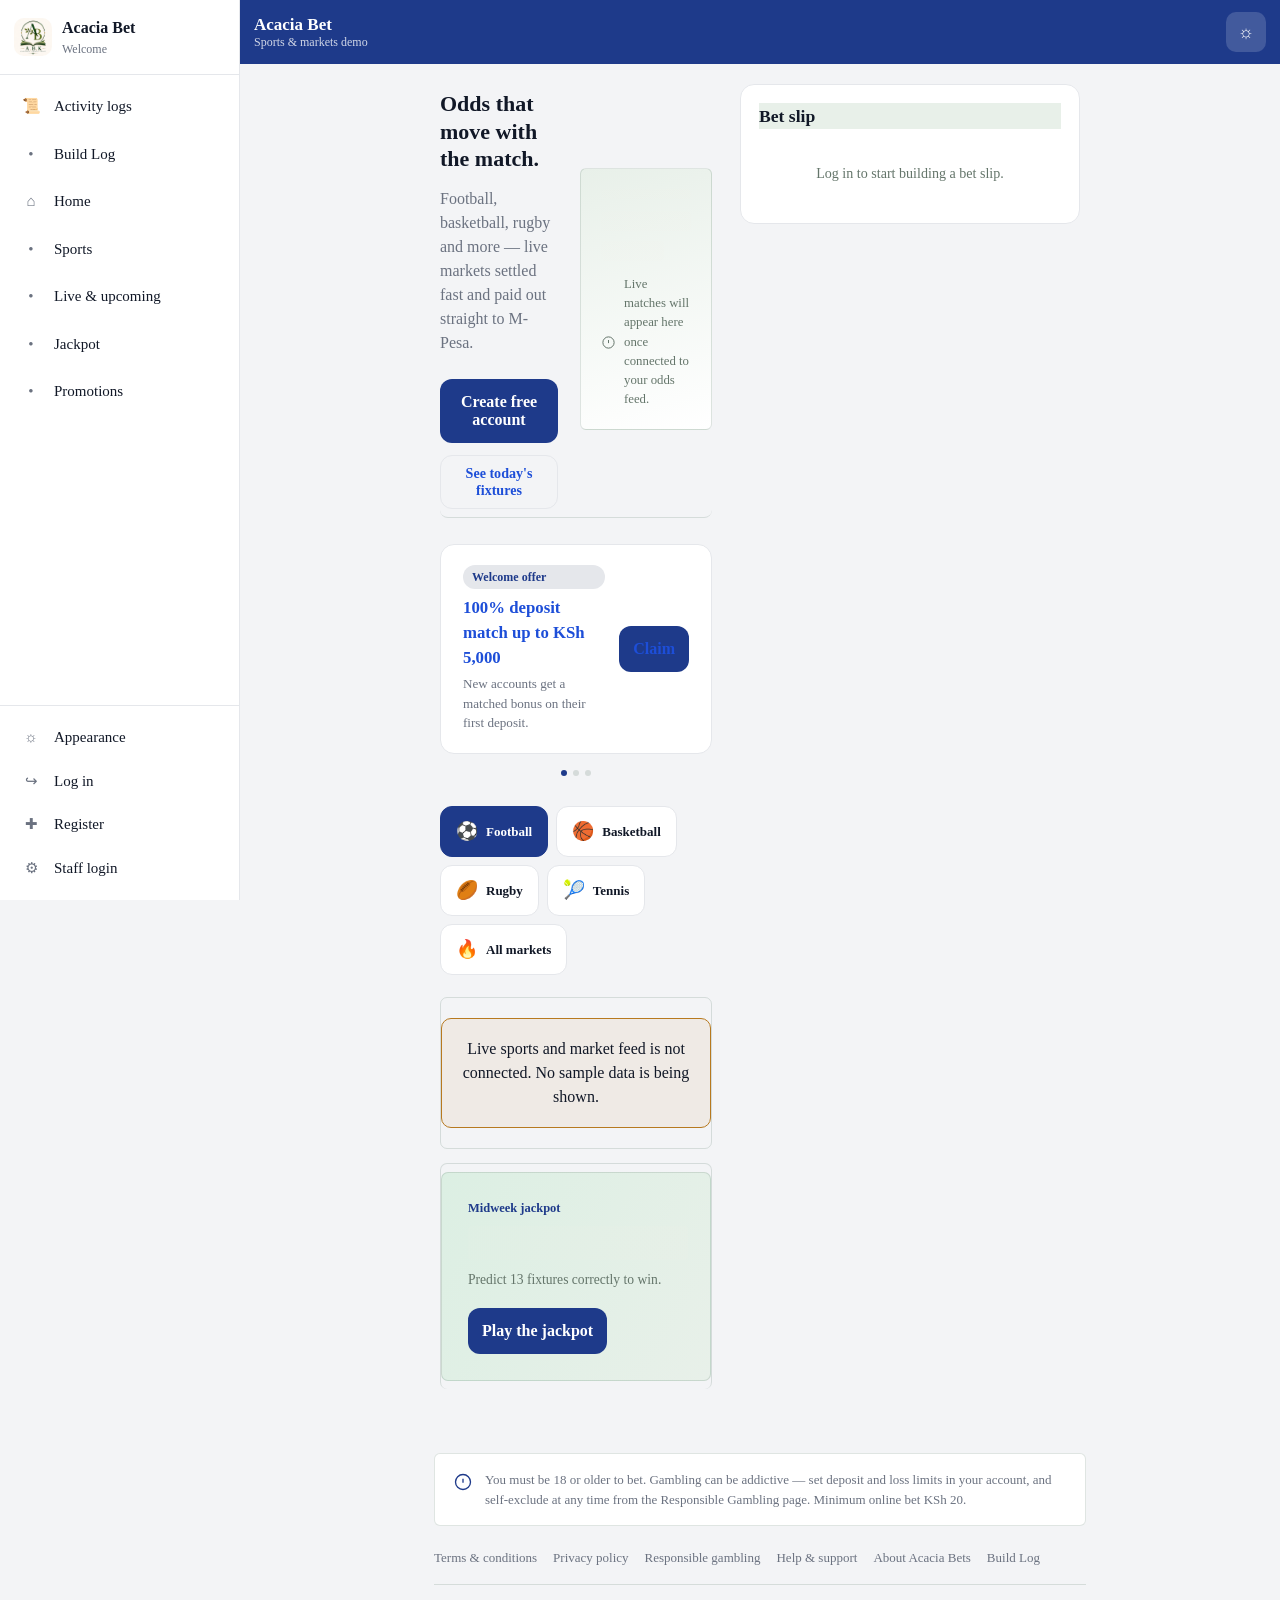
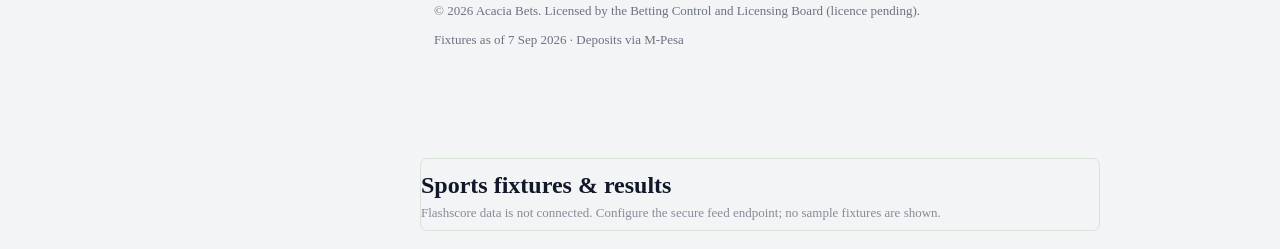
<file: index.html>
<!DOCTYPE html>
<html lang="en">
<head>
<meta name="theme-color" content="#172554">
<meta name="apple-mobile-web-app-capable" content="yes">
<meta name="apple-mobile-web-app-title" content="Acacia Bet">
<link rel="manifest" href="manifest.webmanifest">
<link rel="apple-touch-icon" href="apple-touch-icon.png">
<link rel="icon" type="image/png" sizes="32x32" href="favicon-32.png">

<meta charset="UTF-8">
<meta name="viewport" content="width=device-width, initial-scale=1.0">
<title>Acacia Bet — Sportsbook</title>

<link rel="stylesheet" href="styles.css">
<script src="acacia-appearance.js" data-app="bet"></script>
<link rel="stylesheet" href="acacia-stock-skin.css">
<script src="acacia-stock-shell.js" data-app="bet" data-icon="icon-192.png" defer></script>
</head>
<body class="page-index">

<header>
  <div class="header-inner">
    <div class="wordmark">ACACIA<span> BET</span></div>
    <nav class="primary-nav">
      <a href="logs.html">Activity logs</a>
      <a href="build-log.html">Build Log</a>
      <a href="#" class="active">Home</a>
      <a href="#fixtures">Sports</a>
      <a href="markets.html">Live &amp; upcoming</a>
      <a href="#jackpot">Jackpot</a>
      <a href="#promotions">Promotions</a>
    </nav>
    <div class="header-actions">
      <button class="btn btn-ghost icon-btn" id="theme-toggle" aria-label="Switch to light mode" title="Switch appearance">
        <svg id="theme-icon-moon" viewBox="0 0 24 24" fill="none" stroke="currentColor" stroke-width="1.6" width="17" height="17"><path d="M20 14.5A8.5 8.5 0 1 1 9.5 4a7 7 0 0 0 10.5 10.5z"/></svg>
        <svg id="theme-icon-sun" viewBox="0 0 24 24" fill="none" stroke="currentColor" stroke-width="1.6" width="17" height="17" style="display:none;"><circle cx="12" cy="12" r="4.5"/><path d="M12 2.5v2.5M12 19v2.5M4.2 4.2l1.8 1.8M18 18l1.8 1.8M2.5 12H5M19 12h2.5M4.2 19.8L6 18M18 6l1.8-1.8"/></svg>
      </button>

      <div class="guest-actions" id="guest-actions">
        <button class="btn btn-ghost" id="open-login">Log in</button>
        <button class="btn btn-gold" id="open-register">Register</button>
      </div>

      <div class="user-actions" id="user-actions">
        <div class="balance-pill">Balance <b id="header-balance">KSh 5,000</b></div>
        <button class="btn btn-ghost btn-sm">Deposit</button>
        <div class="account-wrap">
          <button class="btn btn-ghost account-btn" id="account-btn">
            <svg viewBox="0 0 24 24" fill="none" stroke="currentColor" stroke-width="1.6" width="16" height="16"><circle cx="12" cy="8" r="3.5"/><path d="M5 20c1.5-4 4.5-6 7-6s5.5 2 7 6"/></svg>
            Account
          </button>
          <div class="account-dropdown" id="account-dropdown">
            <a href="#" id="menu-mybets">My bets</a>
            <a href="#" id="menu-withdraw">Withdraw</a>
            <a href="#" id="menu-rg">Responsible gambling</a>
            <a href="#">Profile</a>
            <hr>
            <button id="logout-btn">Log out</button>
          </div>
        </div>
      </div>
    </div>
  </div>
</header>

<div class="shell">
  <main>

    <section class="hero">
      <div>
        <h1>Odds that move with the match.</h1>
        <p>Football, basketball, rugby and more — live markets settled fast and paid out straight to M-Pesa.</p>
        <div class="hero-ctas guest-only" id="hero-cta-guest">
          <button class="btn btn-gold" id="hero-register">Create free account</button>
          <button class="btn btn-ghost">See today's fixtures</button>
        </div>
        <div class="hero-ctas auth-only" id="hero-cta-auth" style="display:none;">
          <button class="btn btn-gold">Deposit funds</button>
          <button class="btn btn-ghost">View my bets</button>
        </div>
      </div>

            <div class="empty-card guest-only" id="hero-guest">
        <div class="skel skel-line" style="width:90px; height:10px;"></div>
        <div class="skel skel-line" style="width:100%; height:20px; margin-top:12px;"></div>
        <div class="skel skel-line" style="width:70%; height:20px;"></div>
        <div class="empty-caption">
          <svg viewBox="0 0 24 24" fill="none" stroke="currentColor" stroke-width="1.6"><circle cx="12" cy="12" r="9"/><path d="M12 8v5M12 16h.01"/></svg>
          Live matches will appear here once connected to your odds feed.
        </div>
      </div>

            <div class="live-card auth-only" id="hero-auth" style="display:none;">
        <span class="live-tag" style="color:var(--gold)">UPCOMING · PREMIER LEAGUE</span>
        <div class="teams">
          <div class="team-row"><span>Manchester United</span></div>
          <div class="team-row"><span>Manchester City</span></div>
        </div>
        <div class="clock">Sun, 13 Sep · 6:30 PM EAT</div>
        <div class="odds-row" data-match="Manchester United vs Manchester City">
          <button class="odds-btn" data-pick="1" data-odds="3.21"><span class="label">Man Utd</span><span class="price">3.21</span></button>
          <button class="odds-btn" data-pick="X" data-odds="3.97"><span class="label">Draw</span><span class="price">3.97</span></button>
          <button class="odds-btn" data-pick="2" data-odds="2.29"><span class="label">Man City</span><span class="price">2.29</span></button>
        </div>
        <button class="market-toggle">+ more markets <svg viewBox="0 0 24 24" fill="none" stroke="currentColor" stroke-width="2"><path d="M6 9l6 6 6-6"/></svg></button>
        <div class="extra-markets">
          <div class="market-group"><span class="market-label">Double chance</span>
            <div class="odds-row compact" data-match="Manchester United vs Manchester City - Double Chance">
              <button class="odds-btn" data-pick="1X" data-odds="1.78"><span class="label">1X</span><span class="price">1.78</span></button>
              <button class="odds-btn" data-pick="12" data-odds="1.34"><span class="label">12</span><span class="price">1.34</span></button>
              <button class="odds-btn" data-pick="X2" data-odds="1.45"><span class="label">X2</span><span class="price">1.45</span></button>
            </div>
          </div>
          <div class="market-group"><span class="market-label">Over/Under 2.5 goals</span>
            <div class="odds-row compact" data-match="Manchester United vs Manchester City - O/U 2.5">
              <button class="odds-btn" data-pick="Over 2.5" data-odds="1.80"><span class="label">Over</span><span class="price">1.80</span></button>
              <button class="odds-btn" data-pick="Under 2.5" data-odds="2.00"><span class="label">Under</span><span class="price">2.00</span></button>
            </div>
          </div>
          <div class="market-group"><span class="market-label">Both teams to score</span>
            <div class="odds-row compact" data-match="Manchester United vs Manchester City - GG/NG">
              <button class="odds-btn" data-pick="GG" data-odds="1.70"><span class="label">Yes</span><span class="price">1.70</span></button>
              <button class="odds-btn" data-pick="NG" data-odds="2.10"><span class="label">No</span><span class="price">2.10</span></button>
            </div>
          </div>
        </div>
      </div>
    </section>

    <section class="promo-band" id="promotions">
      <div class="promo-track" id="promo-track">
        <div class="promo-card">
          <div><div class="tag">Welcome offer</div><h3>100% deposit match up to KSh 5,000</h3><p>New accounts get a matched bonus on their first deposit.</p></div>
          <button class="btn btn-gold btn-sm">Claim</button>
        </div>
        <div class="promo-card">
          <div><div class="tag">Multibet boost</div><h3>+10% on 5-fold accumulators</h3><p>Add a bonus payout when all five selections land.</p></div>
          <button class="btn btn-gold btn-sm">Learn more</button>
        </div>
        <div class="promo-card">
          <div><div class="tag">Midweek jackpot</div><h3>KSh 15,000,000 up for grabs</h3><p>Predict 13 fixtures correctly to win the jackpot.</p></div>
          <button class="btn btn-gold btn-sm">Play now</button>
        </div>
      </div>
      <div class="promo-dots" id="promo-dots">
        <span class="active" data-i="0"></span><span data-i="1"></span><span data-i="2"></span>
      </div>
    </section>

    <section class="acacia-sports-shortcuts" aria-label="Sports shortcuts">
      <a href="#fixtures" class="sport-shortcut active"><span>⚽</span> Football</a>
      <a href="#fixtures" class="sport-shortcut"><span>🏀</span> Basketball</a>
      <a href="#fixtures" class="sport-shortcut"><span>🏉</span> Rugby</a>
      <a href="#fixtures" class="sport-shortcut"><span>🎾</span> Tennis</a>
      <a href="markets.html" class="sport-shortcut"><span>🔥</span> All markets</a>
    </section>

    <section class="section" id="fixtures">
      <div class="section-head"><h2>Today's fixtures</h2></div>

      <div class="fixture-search-row auth-only" id="fixture-search-wrap" style="display:none;">
        <input type="text" id="fixture-search" placeholder="Search team or league…">
      </div>

      <div class="tabs">
        <button class="tab active" data-sport="football">
          <svg viewBox="0 0 24 24" fill="none" stroke="currentColor" stroke-width="1.6"><circle cx="12" cy="12" r="9"/><path d="M12 7l4 3-1.5 4.5h-5L8 10z"/></svg>
          Football
        </button>
        <button class="tab" data-sport="basketball">
          <svg viewBox="0 0 24 24" fill="none" stroke="currentColor" stroke-width="1.6"><circle cx="12" cy="12" r="9"/><path d="M3 12h18M12 3v18M5.5 5.5c3.5 3.5 3.5 9.5 0 13M18.5 5.5c-3.5 3.5-3.5 9.5 0 13"/></svg>
          Basketball
        </button>
        <button class="tab" data-sport="rugby">
          <svg viewBox="0 0 24 24" fill="none" stroke="currentColor" stroke-width="1.6"><ellipse cx="12" cy="12" rx="9" ry="6"/><path d="M8 9l8 6M16 9l-8 6"/></svg>
          Rugby
        </button>
        <button class="tab" data-sport="tennis">
          <svg viewBox="0 0 24 24" fill="none" stroke="currentColor" stroke-width="1.6"><circle cx="12" cy="12" r="9"/><path d="M4.5 7c4 1.5 4 8.5 0 10M19.5 7c-4 1.5-4 8.5 0 10"/></svg>
          Tennis
        </button>
      </div>

            <div id="fixture-empty" class="guest-only">
        <div class="fixture-skel"><div><div class="skel skel-league"></div><div class="skel skel-teams"></div></div><div class="skel-odds"><div class="skel"></div><div class="skel"></div><div class="skel"></div></div></div>
        <div class="fixture-skel"><div><div class="skel skel-league"></div><div class="skel skel-teams"></div></div><div class="skel-odds"><div class="skel"></div><div class="skel"></div><div class="skel"></div></div></div>
        <div class="fixture-skel"><div><div class="skel skel-league"></div><div class="skel skel-teams"></div></div><div class="skel-odds"><div class="skel"></div><div class="skel"></div><div class="skel"></div></div></div>
        <div class="empty-caption">
          <svg viewBox="0 0 24 24" fill="none" stroke="currentColor" stroke-width="1.6"><circle cx="12" cy="12" r="9"/><path d="M12 8v5M12 16h.01"/></svg>
          This list populates from your sports and odds service — log in to see current Premier League and La Liga fixtures.
        </div>
      </div>

            <div id="fixture-live" class="auth-only" style="display:none;">
        <p style="font-size:0.78rem; color:var(--text-muted); margin-bottom:14px;">Main 1X2 odds are estimated from match win-probability data; double chance, over/under and both-teams-to-score odds are illustrative examples — none are live bookmaker prices.</p>

        <div class="league-filter" id="league-filter">
          <button class="league-chip active" data-league="all">All leagues</button>
          <button class="league-chip" data-league="English Premier League"><span class="flag">🏴</span> England — Premier League</button>
          <button class="league-chip" data-league="La Liga"><span class="flag">🇪🇸</span> Spain — La Liga</button>
          <button class="league-chip" data-league="Serie A"><span class="flag">🇮🇹</span> Italy — Serie A</button>
          <button class="league-chip" data-league="Bundesliga"><span class="flag">🇩🇪</span> Germany — Bundesliga</button>
        </div>

        <div id="fixture-list-football">
          <div class="fixture">
            <div class="fixture-info"><div class="league">English Premier League</div><div class="matchup">Aston Villa vs Nottingham Forest</div><div class="meta">Sat 12 Sep · 5:00 PM EAT</div></div>
            <div class="odds-row" data-match="Aston Villa vs Nottingham Forest">
              <button class="odds-btn" data-pick="1" data-odds="2.19"><span class="label">1</span><span class="price">2.19</span></button>
              <button class="odds-btn" data-pick="X" data-odds="3.66"><span class="label">X</span><span class="price">3.66</span></button>
              <button class="odds-btn" data-pick="2" data-odds="3.69"><span class="label">2</span><span class="price">3.69</span></button>
            </div>
            <button class="market-toggle">+ more markets <svg viewBox="0 0 24 24" fill="none" stroke="currentColor" stroke-width="2"><path d="M6 9l6 6 6-6"/></svg></button>
            <div class="extra-markets">
              <div class="market-group"><span class="market-label">Double chance</span>
                <div class="odds-row compact" data-match="Aston Villa vs Nottingham Forest - Double Chance">
                  <button class="odds-btn" data-pick="1X" data-odds="1.37"><span class="label">1X</span><span class="price">1.37</span></button>
                  <button class="odds-btn" data-pick="12" data-odds="1.37"><span class="label">12</span><span class="price">1.37</span></button>
                  <button class="odds-btn" data-pick="X2" data-odds="1.84"><span class="label">X2</span><span class="price">1.84</span></button>
                </div>
              </div>
              <div class="market-group"><span class="market-label">Over/Under 2.5 goals</span>
                <div class="odds-row compact" data-match="Aston Villa vs Nottingham Forest - O/U 2.5">
                  <button class="odds-btn" data-pick="Over 2.5" data-odds="2.05"><span class="label">Over</span><span class="price">2.05</span></button>
                  <button class="odds-btn" data-pick="Under 2.5" data-odds="1.75"><span class="label">Under</span><span class="price">1.75</span></button>
                </div>
              </div>
              <div class="market-group"><span class="market-label">Both teams to score</span>
                <div class="odds-row compact" data-match="Aston Villa vs Nottingham Forest - GG/NG">
                  <button class="odds-btn" data-pick="GG" data-odds="1.95"><span class="label">Yes</span><span class="price">1.95</span></button>
                  <button class="odds-btn" data-pick="NG" data-odds="1.85"><span class="label">No</span><span class="price">1.85</span></button>
                </div>
              </div>
            </div>
          </div>
          <div class="fixture">
            <div class="fixture-info"><div class="league">English Premier League</div><div class="matchup">Chelsea vs Hull City</div><div class="meta">Sat 12 Sep · 5:00 PM EAT</div></div>
            <div class="odds-row" data-match="Chelsea vs Hull City">
              <button class="odds-btn" data-pick="1" data-odds="1.25"><span class="label">1</span><span class="price">1.25</span></button>
              <button class="odds-btn" data-pick="X" data-odds="7.75"><span class="label">X</span><span class="price">7.75</span></button>
              <button class="odds-btn" data-pick="2" data-odds="13.70"><span class="label">2</span><span class="price">13.70</span></button>
            </div>
            <button class="market-toggle">+ more markets <svg viewBox="0 0 24 24" fill="none" stroke="currentColor" stroke-width="2"><path d="M6 9l6 6 6-6"/></svg></button>
            <div class="extra-markets">
              <div class="market-group"><span class="market-label">Double chance</span>
                <div class="odds-row compact" data-match="Chelsea vs Hull City - Double Chance">
                  <button class="odds-btn" data-pick="1X" data-odds="1.08"><span class="label">1X</span><span class="price">1.08</span></button>
                  <button class="odds-btn" data-pick="12" data-odds="1.15"><span class="label">12</span><span class="price">1.15</span></button>
                  <button class="odds-btn" data-pick="X2" data-odds="4.95"><span class="label">X2</span><span class="price">4.95</span></button>
                </div>
              </div>
              <div class="market-group"><span class="market-label">Over/Under 2.5 goals</span>
                <div class="odds-row compact" data-match="Chelsea vs Hull City - O/U 2.5">
                  <button class="odds-btn" data-pick="Over 2.5" data-odds="1.55"><span class="label">Over</span><span class="price">1.55</span></button>
                  <button class="odds-btn" data-pick="Under 2.5" data-odds="2.45"><span class="label">Under</span><span class="price">2.45</span></button>
                </div>
              </div>
              <div class="market-group"><span class="market-label">Both teams to score</span>
                <div class="odds-row compact" data-match="Chelsea vs Hull City - GG/NG">
                  <button class="odds-btn" data-pick="GG" data-odds="2.30"><span class="label">Yes</span><span class="price">2.30</span></button>
                  <button class="odds-btn" data-pick="NG" data-odds="1.60"><span class="label">No</span><span class="price">1.60</span></button>
                </div>
              </div>
            </div>
          </div>
          <div class="fixture">
            <div class="fixture-info"><div class="league">English Premier League</div><div class="matchup">Liverpool vs Fulham</div><div class="meta">Sat 12 Sep · 5:00 PM EAT</div></div>
            <div class="odds-row" data-match="Liverpool vs Fulham">
              <button class="odds-btn" data-pick="1" data-odds="1.50"><span class="label">1</span><span class="price">1.50</span></button>
              <button class="odds-btn" data-pick="X" data-odds="5.49"><span class="label">X</span><span class="price">5.49</span></button>
              <button class="odds-btn" data-pick="2" data-odds="6.58"><span class="label">2</span><span class="price">6.58</span></button>
            </div>
            <button class="market-toggle">+ more markets <svg viewBox="0 0 24 24" fill="none" stroke="currentColor" stroke-width="2"><path d="M6 9l6 6 6-6"/></svg></button>
            <div class="extra-markets">
              <div class="market-group"><span class="market-label">Double chance</span>
                <div class="odds-row compact" data-match="Liverpool vs Fulham - Double Chance">
                  <button class="odds-btn" data-pick="1X" data-odds="1.18"><span class="label">1X</span><span class="price">1.18</span></button>
                  <button class="odds-btn" data-pick="12" data-odds="1.22"><span class="label">12</span><span class="price">1.22</span></button>
                  <button class="odds-btn" data-pick="X2" data-odds="2.99"><span class="label">X2</span><span class="price">2.99</span></button>
                </div>
              </div>
              <div class="market-group"><span class="market-label">Over/Under 2.5 goals</span>
                <div class="odds-row compact" data-match="Liverpool vs Fulham - O/U 2.5">
                  <button class="odds-btn" data-pick="Over 2.5" data-odds="1.65"><span class="label">Over</span><span class="price">1.65</span></button>
                  <button class="odds-btn" data-pick="Under 2.5" data-odds="2.20"><span class="label">Under</span><span class="price">2.20</span></button>
                </div>
              </div>
              <div class="market-group"><span class="market-label">Both teams to score</span>
                <div class="odds-row compact" data-match="Liverpool vs Fulham - GG/NG">
                  <button class="odds-btn" data-pick="GG" data-odds="2.05"><span class="label">Yes</span><span class="price">2.05</span></button>
                  <button class="odds-btn" data-pick="NG" data-odds="1.72"><span class="label">No</span><span class="price">1.72</span></button>
                </div>
              </div>
            </div>
          </div>
          <div class="fixture">
            <div class="fixture-info"><div class="league">English Premier League</div><div class="matchup">Sunderland vs Arsenal</div><div class="meta">Sat 12 Sep · 10:00 PM EAT</div></div>
            <div class="odds-row" data-match="Sunderland vs Arsenal">
              <button class="odds-btn" data-pick="1" data-odds="7.41"><span class="label">1</span><span class="price">7.41</span></button>
              <button class="odds-btn" data-pick="X" data-odds="4.61"><span class="label">X</span><span class="price">4.61</span></button>
              <button class="odds-btn" data-pick="2" data-odds="1.54"><span class="label">2</span><span class="price">1.54</span></button>
            </div>
            <button class="market-toggle">+ more markets <svg viewBox="0 0 24 24" fill="none" stroke="currentColor" stroke-width="2"><path d="M6 9l6 6 6-6"/></svg></button>
            <div class="extra-markets">
              <div class="market-group"><span class="market-label">Double chance</span>
                <div class="odds-row compact" data-match="Sunderland vs Arsenal - Double Chance">
                  <button class="odds-btn" data-pick="1X" data-odds="2.84"><span class="label">1X</span><span class="price">2.84</span></button>
                  <button class="odds-btn" data-pick="12" data-odds="1.28"><span class="label">12</span><span class="price">1.28</span></button>
                  <button class="odds-btn" data-pick="X2" data-odds="1.15"><span class="label">X2</span><span class="price">1.15</span></button>
                </div>
              </div>
              <div class="market-group"><span class="market-label">Over/Under 2.5 goals</span>
                <div class="odds-row compact" data-match="Sunderland vs Arsenal - O/U 2.5">
                  <button class="odds-btn" data-pick="Over 2.5" data-odds="1.90"><span class="label">Over</span><span class="price">1.90</span></button>
                  <button class="odds-btn" data-pick="Under 2.5" data-odds="1.90"><span class="label">Under</span><span class="price">1.90</span></button>
                </div>
              </div>
              <div class="market-group"><span class="market-label">Both teams to score</span>
                <div class="odds-row compact" data-match="Sunderland vs Arsenal - GG/NG">
                  <button class="odds-btn" data-pick="GG" data-odds="1.95"><span class="label">Yes</span><span class="price">1.95</span></button>
                  <button class="odds-btn" data-pick="NG" data-odds="1.85"><span class="label">No</span><span class="price">1.85</span></button>
                </div>
              </div>
            </div>
          </div>
          <div class="fixture">
            <div class="fixture-info"><div class="league">La Liga</div><div class="matchup">Getafe vs Celta Vigo</div><div class="meta">Mon 7 Sep · 8:00 PM EAT</div></div>
            <div class="odds-row" data-match="Getafe vs Celta Vigo">
              <button class="odds-btn" data-pick="1" data-odds="2.67"><span class="label">1</span><span class="price">2.67</span></button>
              <button class="odds-btn" data-pick="X" data-odds="2.99"><span class="label">X</span><span class="price">2.99</span></button>
              <button class="odds-btn" data-pick="2" data-odds="3.44"><span class="label">2</span><span class="price">3.44</span></button>
            </div>
            <button class="market-toggle">+ more markets <svg viewBox="0 0 24 24" fill="none" stroke="currentColor" stroke-width="2"><path d="M6 9l6 6 6-6"/></svg></button>
            <div class="extra-markets">
              <div class="market-group"><span class="market-label">Double chance</span>
                <div class="odds-row compact" data-match="Getafe vs Celta Vigo - Double Chance">
                  <button class="odds-btn" data-pick="1X" data-odds="1.41"><span class="label">1X</span><span class="price">1.41</span></button>
                  <button class="odds-btn" data-pick="12" data-odds="1.50"><span class="label">12</span><span class="price">1.50</span></button>
                  <button class="odds-btn" data-pick="X2" data-odds="1.60"><span class="label">X2</span><span class="price">1.60</span></button>
                </div>
              </div>
              <div class="market-group"><span class="market-label">Over/Under 2.5 goals</span>
                <div class="odds-row compact" data-match="Getafe vs Celta Vigo - O/U 2.5">
                  <button class="odds-btn" data-pick="Over 2.5" data-odds="2.10"><span class="label">Over</span><span class="price">2.10</span></button>
                  <button class="odds-btn" data-pick="Under 2.5" data-odds="1.70"><span class="label">Under</span><span class="price">1.70</span></button>
                </div>
              </div>
              <div class="market-group"><span class="market-label">Both teams to score</span>
                <div class="odds-row compact" data-match="Getafe vs Celta Vigo - GG/NG">
                  <button class="odds-btn" data-pick="GG" data-odds="1.85"><span class="label">Yes</span><span class="price">1.85</span></button>
                  <button class="odds-btn" data-pick="NG" data-odds="1.95"><span class="label">No</span><span class="price">1.95</span></button>
                </div>
              </div>
            </div>
          </div>
          <div class="fixture">
            <div class="fixture-info"><div class="league">La Liga</div><div class="matchup">Sevilla vs Valencia</div><div class="meta">Fri 11 Sep · 10:00 PM EAT</div></div>
            <div class="odds-row" data-match="Sevilla vs Valencia">
              <button class="odds-btn" data-pick="1" data-odds="2.39"><span class="label">1</span><span class="price">2.39</span></button>
              <button class="odds-btn" data-pick="X" data-odds="3.34"><span class="label">X</span><span class="price">3.34</span></button>
              <button class="odds-btn" data-pick="2" data-odds="3.55"><span class="label">2</span><span class="price">3.55</span></button>
            </div>
            <button class="market-toggle">+ more markets <svg viewBox="0 0 24 24" fill="none" stroke="currentColor" stroke-width="2"><path d="M6 9l6 6 6-6"/></svg></button>
            <div class="extra-markets">
              <div class="market-group"><span class="market-label">Double chance</span>
                <div class="odds-row compact" data-match="Sevilla vs Valencia - Double Chance">
                  <button class="odds-btn" data-pick="1X" data-odds="1.39"><span class="label">1X</span><span class="price">1.39</span></button>
                  <button class="odds-btn" data-pick="12" data-odds="1.43"><span class="label">12</span><span class="price">1.43</span></button>
                  <button class="odds-btn" data-pick="X2" data-odds="1.72"><span class="label">X2</span><span class="price">1.72</span></button>
                </div>
              </div>
              <div class="market-group"><span class="market-label">Over/Under 2.5 goals</span>
                <div class="odds-row compact" data-match="Sevilla vs Valencia - O/U 2.5">
                  <button class="odds-btn" data-pick="Over 2.5" data-odds="1.95"><span class="label">Over</span><span class="price">1.95</span></button>
                  <button class="odds-btn" data-pick="Under 2.5" data-odds="1.85"><span class="label">Under</span><span class="price">1.85</span></button>
                </div>
              </div>
              <div class="market-group"><span class="market-label">Both teams to score</span>
                <div class="odds-row compact" data-match="Sevilla vs Valencia - GG/NG">
                  <button class="odds-btn" data-pick="GG" data-odds="1.80"><span class="label">Yes</span><span class="price">1.80</span></button>
                  <button class="odds-btn" data-pick="NG" data-odds="2.00"><span class="label">No</span><span class="price">2.00</span></button>
                </div>
              </div>
            </div>
          </div>
          <div class="fixture">
            <div class="fixture-info"><div class="league">La Liga</div><div class="matchup">Real Madrid vs Rayo Vallecano</div><div class="meta">Sat 12 Sep · 10:00 PM EAT</div></div>
            <div class="odds-row" data-match="Real Madrid vs Rayo Vallecano">
              <button class="odds-btn" data-pick="1" data-odds="1.17"><span class="label">1</span><span class="price">1.17</span></button>
              <button class="odds-btn" data-pick="X" data-odds="10.64"><span class="label">X</span><span class="price">10.64</span></button>
              <button class="odds-btn" data-pick="2" data-odds="20.83"><span class="label">2</span><span class="price">20.83</span></button>
            </div>
            <button class="market-toggle">+ more markets <svg viewBox="0 0 24 24" fill="none" stroke="currentColor" stroke-width="2"><path d="M6 9l6 6 6-6"/></svg></button>
            <div class="extra-markets">
              <div class="market-group"><span class="market-label">Double chance</span>
                <div class="odds-row compact" data-match="Real Madrid vs Rayo Vallecano - Double Chance">
                  <button class="odds-btn" data-pick="1X" data-odds="1.05"><span class="label">1X</span><span class="price">1.05</span></button>
                  <button class="odds-btn" data-pick="12" data-odds="1.11"><span class="label">12</span><span class="price">1.11</span></button>
                  <button class="odds-btn" data-pick="X2" data-odds="7.04"><span class="label">X2</span><span class="price">7.04</span></button>
                </div>
              </div>
              <div class="market-group"><span class="market-label">Over/Under 2.5 goals</span>
                <div class="odds-row compact" data-match="Real Madrid vs Rayo Vallecano - O/U 2.5">
                  <button class="odds-btn" data-pick="Over 2.5" data-odds="1.45"><span class="label">Over</span><span class="price">1.45</span></button>
                  <button class="odds-btn" data-pick="Under 2.5" data-odds="2.70"><span class="label">Under</span><span class="price">2.70</span></button>
                </div>
              </div>
              <div class="market-group"><span class="market-label">Both teams to score</span>
                <div class="odds-row compact" data-match="Real Madrid vs Rayo Vallecano - GG/NG">
                  <button class="odds-btn" data-pick="GG" data-odds="2.20"><span class="label">Yes</span><span class="price">2.20</span></button>
                  <button class="odds-btn" data-pick="NG" data-odds="1.62"><span class="label">No</span><span class="price">1.62</span></button>
                </div>
              </div>
            </div>
          </div>
          <div class="fixture">
            <div class="fixture-info"><div class="league">Serie A</div><div class="matchup">Cagliari vs Lecce</div><div class="meta">Mon 7 Sep · 10:30 PM EAT</div></div>
            <div class="odds-row" data-match="Cagliari vs Lecce">
              <button class="odds-btn" data-pick="1" data-odds="2.18"><span class="label">1</span><span class="price">2.18</span></button>
              <button class="odds-btn" data-pick="X" data-odds="3.33"><span class="label">X</span><span class="price">3.33</span></button>
              <button class="odds-btn" data-pick="2" data-odds="4.15"><span class="label">2</span><span class="price">4.15</span></button>
            </div>
            <button class="market-toggle">+ more markets <svg viewBox="0 0 24 24" fill="none" stroke="currentColor" stroke-width="2"><path d="M6 9l6 6 6-6"/></svg></button>
            <div class="extra-markets">
              <div class="market-group"><span class="market-label">Double chance</span>
                <div class="odds-row compact" data-match="Cagliari vs Lecce - Double Chance">
                  <button class="odds-btn" data-pick="1X" data-odds="1.32"><span class="label">1X</span><span class="price">1.32</span></button>
                  <button class="odds-btn" data-pick="12" data-odds="1.43"><span class="label">12</span><span class="price">1.43</span></button>
                  <button class="odds-btn" data-pick="X2" data-odds="1.85"><span class="label">X2</span><span class="price">1.85</span></button>
                </div>
              </div>
              <div class="market-group"><span class="market-label">Over/Under 2.5 goals</span>
                <div class="odds-row compact" data-match="Cagliari vs Lecce - O/U 2.5">
                  <button class="odds-btn" data-pick="Over 2.5" data-odds="2.00"><span class="label">Over</span><span class="price">2.00</span></button>
                  <button class="odds-btn" data-pick="Under 2.5" data-odds="1.80"><span class="label">Under</span><span class="price">1.80</span></button>
                </div>
              </div>
              <div class="market-group"><span class="market-label">Both teams to score</span>
                <div class="odds-row compact" data-match="Cagliari vs Lecce - GG/NG">
                  <button class="odds-btn" data-pick="GG" data-odds="2.10"><span class="label">Yes</span><span class="price">2.10</span></button>
                  <button class="odds-btn" data-pick="NG" data-odds="1.75"><span class="label">No</span><span class="price">1.75</span></button>
                </div>
              </div>
            </div>
          </div>
          <div class="fixture">
            <div class="fixture-info"><div class="league">Serie A</div><div class="matchup">Lazio vs AC Milan</div><div class="meta">Sat 12 Sep · 7:00 PM EAT</div></div>
            <div class="odds-row" data-match="Lazio vs AC Milan">
              <button class="odds-btn" data-pick="1" data-odds="3.47"><span class="label">1</span><span class="price">3.47</span></button>
              <button class="odds-btn" data-pick="X" data-odds="3.37"><span class="label">X</span><span class="price">3.37</span></button>
              <button class="odds-btn" data-pick="2" data-odds="2.41"><span class="label">2</span><span class="price">2.41</span></button>
            </div>
            <button class="market-toggle">+ more markets <svg viewBox="0 0 24 24" fill="none" stroke="currentColor" stroke-width="2"><path d="M6 9l6 6 6-6"/></svg></button>
            <div class="extra-markets">
              <div class="market-group"><span class="market-label">Double chance</span>
                <div class="odds-row compact" data-match="Lazio vs AC Milan - Double Chance">
                  <button class="odds-btn" data-pick="1X" data-odds="1.71"><span class="label">1X</span><span class="price">1.71</span></button>
                  <button class="odds-btn" data-pick="12" data-odds="1.42"><span class="label">12</span><span class="price">1.42</span></button>
                  <button class="odds-btn" data-pick="X2" data-odds="1.41"><span class="label">X2</span><span class="price">1.41</span></button>
                </div>
              </div>
              <div class="market-group"><span class="market-label">Over/Under 2.5 goals</span>
                <div class="odds-row compact" data-match="Lazio vs AC Milan - O/U 2.5">
                  <button class="odds-btn" data-pick="Over 2.5" data-odds="1.75"><span class="label">Over</span><span class="price">1.75</span></button>
                  <button class="odds-btn" data-pick="Under 2.5" data-odds="2.05"><span class="label">Under</span><span class="price">2.05</span></button>
                </div>
              </div>
              <div class="market-group"><span class="market-label">Both teams to score</span>
                <div class="odds-row compact" data-match="Lazio vs AC Milan - GG/NG">
                  <button class="odds-btn" data-pick="GG" data-odds="1.85"><span class="label">Yes</span><span class="price">1.85</span></button>
                  <button class="odds-btn" data-pick="NG" data-odds="1.95"><span class="label">No</span><span class="price">1.95</span></button>
                </div>
              </div>
            </div>
          </div>
          <div class="fixture">
            <div class="fixture-info"><div class="league">Bundesliga</div><div class="matchup">Borussia Dortmund vs Paderborn</div><div class="meta">Sat 12 Sep · 4:30 PM EAT</div></div>
            <div class="odds-row" data-match="Borussia Dortmund vs Paderborn">
              <button class="odds-btn" data-pick="1" data-odds="1.29"><span class="label">1</span><span class="price">1.29</span></button>
              <button class="odds-btn" data-pick="X" data-odds="7.52"><span class="label">X</span><span class="price">7.52</span></button>
              <button class="odds-btn" data-pick="2" data-odds="10.99"><span class="label">2</span><span class="price">10.99</span></button>
            </div>
            <button class="market-toggle">+ more markets <svg viewBox="0 0 24 24" fill="none" stroke="currentColor" stroke-width="2"><path d="M6 9l6 6 6-6"/></svg></button>
            <div class="extra-markets">
              <div class="market-group"><span class="market-label">Double chance</span>
                <div class="odds-row compact" data-match="Borussia Dortmund vs Paderborn - Double Chance">
                  <button class="odds-btn" data-pick="1X" data-odds="1.10"><span class="label">1X</span><span class="price">1.10</span></button>
                  <button class="odds-btn" data-pick="12" data-odds="1.15"><span class="label">12</span><span class="price">1.15</span></button>
                  <button class="odds-btn" data-pick="X2" data-odds="4.46"><span class="label">X2</span><span class="price">4.46</span></button>
                </div>
              </div>
              <div class="market-group"><span class="market-label">Over/Under 2.5 goals</span>
                <div class="odds-row compact" data-match="Borussia Dortmund vs Paderborn - O/U 2.5">
                  <button class="odds-btn" data-pick="Over 2.5" data-odds="1.50"><span class="label">Over</span><span class="price">1.50</span></button>
                  <button class="odds-btn" data-pick="Under 2.5" data-odds="2.55"><span class="label">Under</span><span class="price">2.55</span></button>
                </div>
              </div>
              <div class="market-group"><span class="market-label">Both teams to score</span>
                <div class="odds-row compact" data-match="Borussia Dortmund vs Paderborn - GG/NG">
                  <button class="odds-btn" data-pick="GG" data-odds="2.15"><span class="label">Yes</span><span class="price">2.15</span></button>
                  <button class="odds-btn" data-pick="NG" data-odds="1.68"><span class="label">No</span><span class="price">1.68</span></button>
                </div>
              </div>
            </div>
          </div>
          <div class="fixture">
            <div class="fixture-info"><div class="league">Bundesliga</div><div class="matchup">Bayern Munich vs Union Berlin</div><div class="meta">Fri 18 Sep · 9:30 PM EAT</div></div>
            <div class="odds-row" data-match="Bayern Munich vs Union Berlin">
              <button class="odds-btn" data-pick="1" data-odds="1.17"><span class="label">1</span><span class="price">1.17</span></button>
              <button class="odds-btn" data-pick="X" data-odds="10.99"><span class="label">X</span><span class="price">10.99</span></button>
              <button class="odds-btn" data-pick="2" data-odds="17.54"><span class="label">2</span><span class="price">17.54</span></button>
            </div>
            <button class="market-toggle">+ more markets <svg viewBox="0 0 24 24" fill="none" stroke="currentColor" stroke-width="2"><path d="M6 9l6 6 6-6"/></svg></button>
            <div class="extra-markets">
              <div class="market-group"><span class="market-label">Double chance</span>
                <div class="odds-row compact" data-match="Bayern Munich vs Union Berlin - Double Chance">
                  <button class="odds-btn" data-pick="1X" data-odds="1.06"><span class="label">1X</span><span class="price">1.06</span></button>
                  <button class="odds-btn" data-pick="12" data-odds="1.10"><span class="label">12</span><span class="price">1.10</span></button>
                  <button class="odds-btn" data-pick="X2" data-odds="6.76"><span class="label">X2</span><span class="price">6.76</span></button>
                </div>
              </div>
              <div class="market-group"><span class="market-label">Over/Under 2.5 goals</span>
                <div class="odds-row compact" data-match="Bayern Munich vs Union Berlin - O/U 2.5">
                  <button class="odds-btn" data-pick="Over 2.5" data-odds="1.40"><span class="label">Over</span><span class="price">1.40</span></button>
                  <button class="odds-btn" data-pick="Under 2.5" data-odds="2.85"><span class="label">Under</span><span class="price">2.85</span></button>
                </div>
              </div>
              <div class="market-group"><span class="market-label">Both teams to score</span>
                <div class="odds-row compact" data-match="Bayern Munich vs Union Berlin - GG/NG">
                  <button class="odds-btn" data-pick="GG" data-odds="2.30"><span class="label">Yes</span><span class="price">2.30</span></button>
                  <button class="odds-btn" data-pick="NG" data-odds="1.58"><span class="label">No</span><span class="price">1.58</span></button>
                </div>
              </div>
            </div>
          </div>
        </div>

        <div id="fixture-list-basketball" style="display:none">
          <div class="empty-caption" style="padding:24px 0;">
            <svg viewBox="0 0 24 24" fill="none" stroke="currentColor" stroke-width="1.6"><circle cx="12" cy="12" r="9"/><path d="M12 8v5M12 16h.01"/></svg>
            No fixtures are currently available from the connected feed for this sport.
          </div>
        </div>

        <div id="fixture-list-rugby" style="display:none">
          <div class="empty-caption" style="padding:24px 0;">
            <svg viewBox="0 0 24 24" fill="none" stroke="currentColor" stroke-width="1.6"><circle cx="12" cy="12" r="9"/><path d="M12 8v5M12 16h.01"/></svg>
            No fixtures are currently available from the connected feed for this sport.
          </div>
        </div>

        <div id="fixture-list-tennis" style="display:none">
          <div class="empty-caption" style="padding:24px 0;">
            <svg viewBox="0 0 24 24" fill="none" stroke="currentColor" stroke-width="1.6"><circle cx="12" cy="12" r="9"/><path d="M12 8v5M12 16h.01"/></svg>
            No fixtures are currently available from the connected feed for this sport.
          </div>
        </div>
      </div>
    </section>

    <section class="section" id="jackpot" style="border-bottom:none;">
      <div class="jackpot">
        <div>
          <div class="eyebrow">Midweek jackpot</div>
          <div class="skel skel-amount guest-only"></div>
          <div class="amount auth-only" style="display:none;">KSh 15,000,000</div>
          <div class="sub">Predict 13 fixtures correctly to win.</div>
        </div>
        <button class="btn btn-gold">Play the jackpot</button>
      </div>
    </section>

  </main>

    <aside class="slip-panel" id="desktop-slip">
    <div class="slip-head">
      <h3>Bet slip</h3>
      <span class="slip-count" id="desktop-count" style="display:none">0</span>
    </div>

    <div class="slip-empty guest-only" id="slip-guest-empty">Log in to start building a bet slip.</div>

    <div class="auth-only" id="slip-auth-wrap" style="display:none; flex-direction:column; flex:1; min-height:0;">
      <div class="slip-empty" id="desktop-empty">Tap any odds to add a selection.</div>
      <div class="slip-items" id="desktop-items"></div>
      <div class="slip-footer" id="desktop-footer" style="display:none">
        <div class="stake-row">
          <label for="desktop-stake">Stake (KSh)</label>
          <input type="number" id="desktop-stake" min="20" step="10" value="100">
        </div>
        <div class="quick-stakes">
          <button data-add="50">+50</button>
          <button data-add="100">+100</button>
          <button data-add="500">+500</button>
          <button data-max="desktop">Max</button>
        </div>
        <div class="summary-row"><span>Total odds</span><b id="desktop-total-odds">0.00</b></div>
        <div class="summary-row"><span>Potential win</span><b id="desktop-potential">KSh 0</b></div>
        <div class="insufficient" id="desktop-insufficient">Stake exceeds your available balance.</div>
        <button class="btn btn-gold place-bet" id="desktop-place">Place bet</button>
      </div>
    </div>
  </aside>
</div>

<div class="mobile-slip-bar hidden force-hidden" id="mobile-bar">
  <span id="mobile-bar-text">0 selections</span>
  <span id="mobile-bar-odds">View slip →</span>
</div>

<div class="slip-overlay" id="slip-overlay">
  <div class="slip-panel">
    <div class="slip-head"><h3>Bet slip</h3><button class="slip-close" id="slip-close">✕</button></div>
    <div class="slip-items" id="mobile-items"></div>
    <div class="slip-footer" id="mobile-footer">
      <div class="stake-row"><label for="mobile-stake">Stake (KSh)</label><input type="number" id="mobile-stake" min="20" step="10" value="100"></div>
      <div class="quick-stakes">
        <button data-add="50">+50</button>
        <button data-add="100">+100</button>
        <button data-add="500">+500</button>
        <button data-max="mobile">Max</button>
      </div>
      <div class="summary-row"><span>Total odds</span><b id="mobile-total-odds">0.00</b></div>
      <div class="summary-row"><span>Potential win</span><b id="mobile-potential">KSh 0</b></div>
      <div class="insufficient" id="mobile-insufficient">Stake exceeds your available balance.</div>
      <button class="btn btn-gold place-bet" id="mobile-place">Place bet</button>
    </div>
  </div>
</div>

<footer>
  <div class="rg-notice">
    <svg viewBox="0 0 24 24" fill="none" stroke="currentColor" stroke-width="1.6"><circle cx="12" cy="12" r="9"/><path d="M12 8v5M12 16h.01"/></svg>
    <div>You must be 18 or older to bet. Gambling can be addictive — set deposit and loss limits in your account, and self-exclude at any time from the Responsible Gambling page. Minimum online bet KSh 20.</div>
  </div>
  <div class="footer-links">
    <a href="#">Terms &amp; conditions</a>
    <a href="#">Privacy policy</a>
    <a href="#">Responsible gambling</a>
    <a href="#">Help &amp; support</a>
    <a href="#">About Acacia Bets</a>
    <a href="build-log.html">Build Log</a>
  </div>
  <div class="footer-bottom">
    <span>© 2026 Acacia Bets. Licensed by the Betting Control and Licensing Board (licence pending).</span>
    <span>Fixtures as of 7 Sep 2026 · Deposits via M-Pesa</span>
  </div>
</footer>

<div class="modal-overlay" id="auth-overlay">
  <div class="modal">
    <div class="modal-head"><h2 id="modal-title">Log in</h2><button class="modal-close" id="modal-close">✕</button></div>

    <div class="modal-tabs">
      <button class="modal-tab active" data-mode="login">Log in</button>
      <button class="modal-tab" data-mode="register">Register</button>
    </div>

    <form id="login-form" class="form-fields">
      <div class="form-group"><label for="login-phone">Phone number</label><input type="tel" id="login-phone" placeholder="07XX XXX XXX" required></div>
      <div class="form-group"><label for="login-password">Password</label><input type="password" id="login-password" placeholder="••••••••" required minlength="6"></div>
      <button type="submit" class="btn btn-gold form-submit">Log in</button>
      <p class="form-hint">Don't have an account? <a href="#" data-switch-to="register" style="color:var(--gold)">Register</a></p>
    </form>

    <form id="register-form" class="form-fields" style="display:none">
      <div class="form-group"><label for="reg-phone">Phone number</label><input type="tel" id="reg-phone" placeholder="07XX XXX XXX" required></div>
      <div class="form-row-split">
        <div class="form-group"><label for="reg-password">Password</label><input type="password" id="reg-password" placeholder="••••••••" required minlength="6"></div>
        <div class="form-group"><label for="reg-dob">Date of birth</label><input type="date" id="reg-dob" required></div>
      </div>
      <div class="checkbox-row"><input type="checkbox" id="reg-age" required><label for="reg-age">I confirm I am 18 years or older and I've read the terms &amp; responsible gambling policy.</label></div>
      <button type="submit" class="btn btn-gold form-submit">Create account</button>
      <p class="form-hint">Already registered? <a href="#" data-switch-to="login" style="color:var(--gold)">Log in</a></p>
    </form>

    <div class="form-confirm" id="form-confirm">
      <svg viewBox="0 0 24 24" fill="none" stroke="currentColor" stroke-width="1.6"><circle cx="12" cy="12" r="9"/><path d="M8.5 12.5l2.5 2.5 5-5"/></svg>
      <div style="font-weight:700;">You're logged in</div>
      <p>This is a design mockup — no real account exists. A sample balance and bet slip are now shown so you can try the flow.</p>
      <button class="btn btn-ghost form-submit" id="confirm-close" style="margin-top:16px;">Continue</button>
    </div>
  </div>
</div>

<div class="modal-overlay" id="mybets-overlay">
  <div class="modal" style="max-width:460px;">
    <div class="modal-head"><h2>My bets</h2><button class="modal-close" id="mybets-close">✕</button></div>
    <div class="mybets-list" id="mybets-list"></div>
  </div>
</div>

<div class="modal-overlay" id="rg-overlay">
  <div class="modal">
    <div class="modal-head"><h2>Responsible gambling</h2><button class="modal-close" id="rg-close">✕</button></div>
    <div class="form-group">
      <label for="rg-deposit-limit">Daily deposit limit (KSh)</label>
      <input type="number" id="rg-deposit-limit" placeholder="e.g. 2000" min="0" step="100">
    </div>
    <button class="btn btn-gold form-submit" id="rg-save">Save limit</button>
    <p class="form-hint">Need a break? <a href="#" id="rg-selfexclude" style="color:var(--gold)">Self-exclude for 24 hours</a></p>
  </div>
</div>

<div class="modal-overlay" id="deposit-overlay">
  <div class="modal">
    <div class="modal-head"><h2>Deposit</h2><button class="modal-close" id="deposit-close">✕</button></div>

    <div id="deposit-form-wrap">
      <div class="form-group">
        <label for="deposit-phone">M-Pesa phone number</label>
        <input type="tel" id="deposit-phone" placeholder="07XX XXX XXX">
      </div>
      <div class="amount-chips" id="amount-chips">
        <button data-amount="100">KSh 100</button>
        <button data-amount="500">KSh 500</button>
        <button data-amount="1000">KSh 1,000</button>
        <button data-amount="2000">KSh 2,000</button>
        <button data-amount="5000">KSh 5,000</button>
      </div>
      <div class="form-group">
        <label for="deposit-amount">Amount (KSh)</label>
        <input type="number" id="deposit-amount" min="20" step="10" placeholder="Enter amount">
      </div>
      <button class="btn btn-gold form-submit" id="deposit-submit">Deposit via M-Pesa</button>
    </div>

    <div class="deposit-processing" id="deposit-processing">
      <div class="spinner"></div>
      <span id="deposit-processing-text">Sending payment request to your phone…</span>
    </div>

    <div class="stk-phone" id="deposit-stk">
      <div class="stk-bezel">
        <div class="stk-notch"></div>
        <div class="stk-screen">
          <div class="stk-carrier">SAFARICOM</div>
          <div class="stk-logo">M-PESA</div>
          <div class="stk-msg">Pay <b id="stk-amount">KSh 0</b><br>to <b>Acacia Bets Ltd</b></div>
          <div class="pin-dots" id="pin-dots">
            <span class="dot" data-i="0"></span>
            <span class="dot" data-i="1"></span>
            <span class="dot" data-i="2"></span>
            <span class="dot" data-i="3"></span>
          </div>
          <div class="stk-hint">Enter M-Pesa PIN to confirm</div>
          <div class="keypad">
            <button data-key="1">1</button><button data-key="2">2</button><button data-key="3">3</button>
            <button data-key="4">4</button><button data-key="5">5</button><button data-key="6">6</button>
            <button data-key="7">7</button><button data-key="8">8</button><button data-key="9">9</button>
            <button class="key-cancel" id="stk-cancel">CANCEL</button>
            <button data-key="0">0</button>
            <button class="key-del" id="stk-del">DEL</button>
          </div>
        </div>
      </div>
    </div>

    <div class="form-confirm" id="deposit-confirm">
      <svg viewBox="0 0 24 24" fill="none" stroke="currentColor" stroke-width="1.6"><circle cx="12" cy="12" r="9"/><path d="M8.5 12.5l2.5 2.5 5-5"/></svg>
      <div style="font-weight:700;" id="deposit-confirm-title">Deposit successful</div>
      <p>This is a design mockup — no real M-Pesa transaction is made or money moved.</p>
      <button class="btn btn-ghost form-submit" id="deposit-confirm-close" style="margin-top:16px;">Done</button>
    </div>
  </div>
</div>

<div class="modal-overlay" id="withdraw-overlay">
  <div class="modal">
    <div class="modal-head"><h2>Withdraw</h2><button class="modal-close" id="withdraw-close">✕</button></div>

    <div id="withdraw-form-wrap">
      <div class="balance-pill" style="margin-bottom:16px; width:fit-content;">Available <b id="withdraw-available">KSh 5,000</b></div>
      <div class="form-group">
        <label for="withdraw-phone">M-Pesa phone number</label>
        <input type="tel" id="withdraw-phone" placeholder="07XX XXX XXX">
      </div>
      <div class="amount-chips" id="withdraw-chips">
        <button data-pct="25">25%</button>
        <button data-pct="50">50%</button>
        <button data-pct="100">Max</button>
      </div>
      <div class="form-group">
        <label for="withdraw-amount">Amount (KSh)</label>
        <input type="number" id="withdraw-amount" min="50" step="10" placeholder="Enter amount">
      </div>
      <div class="insufficient" id="withdraw-insufficient">Amount exceeds your available balance.</div>
      <button class="btn btn-gold form-submit" id="withdraw-submit" style="margin-top:6px;">Withdraw to M-Pesa</button>
    </div>

    <div class="deposit-processing" id="withdraw-processing">
      <div class="spinner"></div>
      Processing your withdrawal…
    </div>

    <div class="form-confirm" id="withdraw-confirm">
      <svg viewBox="0 0 24 24" fill="none" stroke="currentColor" stroke-width="1.6"><circle cx="12" cy="12" r="9"/><path d="M8.5 12.5l2.5 2.5 5-5"/></svg>
      <div style="font-weight:700;" id="withdraw-confirm-title">Withdrawal successful</div>
      <p>This is a design mockup — no real M-Pesa transaction is made or money moved. In production, first withdrawals are also gated behind KYC verification.</p>
      <button class="btn btn-ghost form-submit" id="withdraw-confirm-close" style="margin-top:16px;">Done</button>
    </div>
  </div>
</div>

<div class="toast" id="toast" role="status" aria-live="polite" aria-atomic="true"></div>

<script src="audit-log.js"></script>
<script src="scripts.js"></script>
  <script type="module" src="supabase-auth.js"></script>
<script src="pwa-register.js" defer></script>

<section class="flashscore-feed-section" aria-live="polite">
  <h2>Sports fixtures &amp; results</h2>
  <p data-flashscore-status>Connecting to Flashscore-sourced data…</p>
  <div data-flashscore-events></div>
</section>
<script src="flashscore-config.js"></script>
<script src="flashscore-feed.js"></script>
<script src="production-data-guard.js"></script>
<script src="ui-fixes.js" defer></script>
</body>
</html>
</file>
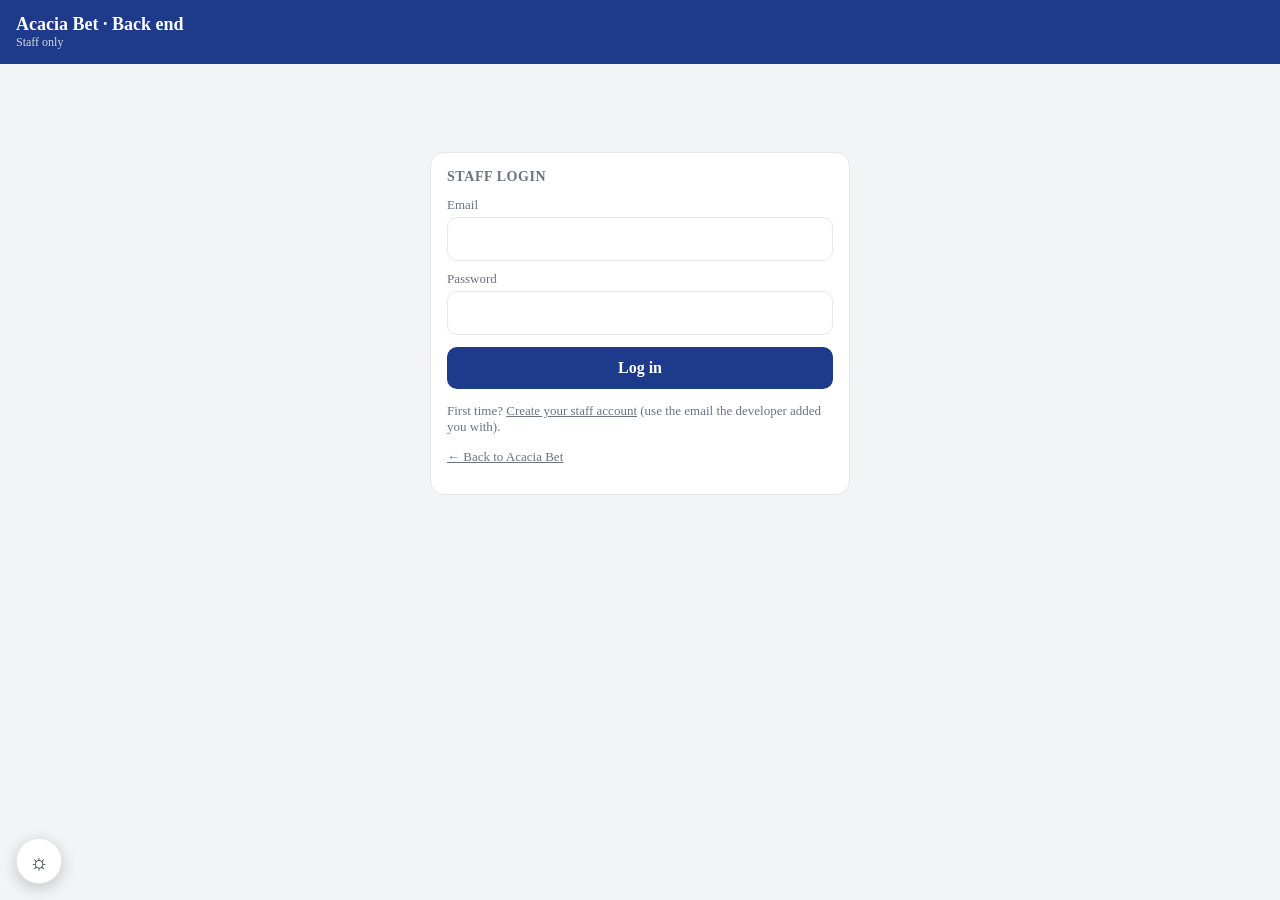
<file: admin.html>
<!DOCTYPE html>
<html lang="en">
<head>
<meta charset="utf-8">
<meta name="viewport" content="width=device-width, initial-scale=1, viewport-fit=cover">
<meta name="theme-color" content="#F2A93B">
<meta name="robots" content="noindex">
<link rel="icon" type="image/png" sizes="32x32" href="favicon-32.png">
<title>Acacia Bet · Back end</title>
<script src="acacia-appearance.js" data-app="bet"></script>
<style>
:root{--bg:#f3f4f6;--card:#fff;--ink:#111827;--mute:#6b7280;--line:#e5e7eb;--pri:#F2A93B;--on:#14181A;--bad:#b91c1c;--ok:#15803d}
html[data-acx-theme=dark]{--bg:#0b1020;--card:#151b2e;--ink:#e5e7eb;--mute:#9ca3af;--line:#27304a;--bad:#f87171;--ok:#4ade80}
html[data-acx-accent]{--pri:var(--acx-pri)}
html[data-acx-accent] .btn{color:#fff}
*{box-sizing:border-box}body{margin:0;background:var(--bg);color:var(--ink);font-family:Cambria,Georgia,serif;font-size:16px}
.top{background:var(--pri);color:var(--on);padding:14px 16px;display:flex;align-items:center;gap:10px;position:sticky;top:0;z-index:5}
html[data-acx-accent] .top{color:#fff}
.top h1{font-size:18px;margin:0;flex:1}.top small{display:block;font-weight:400;opacity:.8;font-size:12px}
.wrap{max-width:900px;margin:0 auto;padding:16px}
.card{background:var(--card);border:1px solid var(--line);border-radius:14px;padding:16px;margin-bottom:14px}
.card h2{font-size:14px;margin:0 0 12px;color:var(--mute);text-transform:uppercase;letter-spacing:.04em}
label{display:block;font-size:13px;color:var(--mute);margin:10px 0 4px}
input,select{width:100%;padding:12px;border:1px solid var(--line);border-radius:10px;background:var(--card);color:var(--ink);font:inherit}
.btn{border:0;border-radius:10px;background:var(--pri);color:var(--on);padding:12px 16px;font:inherit;font-weight:700;cursor:pointer;margin-top:12px}
.btn.sec{background:transparent;color:var(--ink);border:1px solid var(--line)}.btn.sm{padding:7px 12px;margin:0;font-size:14px}
.row{display:flex;gap:10px;align-items:center;padding:10px 0;border-bottom:1px solid var(--line);flex-wrap:wrap}.row:last-child{border-bottom:0}
.row .t{flex:1;min-width:180px;overflow-wrap:anywhere}.row .t span{display:block;color:var(--mute);font-size:13px}
.pill{font-size:12px;border-radius:99px;padding:3px 10px;background:var(--line);color:var(--mute)}
.msg{border-radius:10px;padding:12px;margin:10px 0;font-size:14px}.msg.bad{background:rgba(185,28,28,.12);color:var(--bad)}.msg.ok{background:rgba(21,128,61,.12);color:var(--ok)}
.login{max-width:420px;margin:8vh auto}.hide{display:none!important}.mute{color:var(--mute);font-size:13px}
.split{display:grid;grid-template-columns:1fr 1fr;gap:10px}@media(max-width:560px){.split{grid-template-columns:1fr}}
a{color:inherit}
</style>
</head>
<body>
<div class="top"><h1>Acacia Bet · Back end<small id="who">Staff only</small></h1><button class="btn sec sm hide" id="logoutBtn" style="color:inherit;border-color:rgba(0,0,0,.25)">Log out</button></div>
<div class="wrap">

  <div class="login card" id="loginCard">
    <h2>Staff login</h2>
    <div id="loginMsg"></div>
    <form id="loginForm"><label for="em">Email</label><input id="em" type="email" autocomplete="username" required>
      <label for="pw">Password</label><input id="pw" type="password" autocomplete="current-password" required minlength="6">
      <button class="btn" type="submit" style="width:100%">Log in</button></form>
    <p class="mute" style="margin-top:14px">First time? <a href="#" id="showCreate">Create your staff account</a> (use the email the developer added you with).</p>
    <form id="createForm" class="hide"><label for="cem">Email</label><input id="cem" type="email" required>
      <label for="cpw">Choose a password (6+ characters)</label><input id="cpw" type="password" required minlength="6">
      <button class="btn sec" type="submit" style="width:100%">Create account</button></form>
    <p class="mute" style="margin-top:14px"><a href="index.html">&larr; Back to Acacia Bet</a></p>
  </div>

  <div id="console" class="hide">
    <div id="consoleMsg"></div>
    <div class="card" id="addCard">
      <h2>Add a back-end user</h2>
      <p class="mute">They can then log in on this page with that email and see the back end. If they have no account yet, they use "Create your staff account" on the login screen, or you create the user in Supabase.</p>
      <form id="addForm"><div class="split"><div><label for="ae">Their email</label><input id="ae" type="email" required></div>
        <div><label for="ar">Access</label><select id="ar"><option value="staff">Staff (can view)</option><option value="admin">Admin (can view and add users)</option></select></div></div>
        <button class="btn" type="submit">Add user</button></form>
    </div>
    <div class="card"><h2>People with back-end access</h2><div id="staffList"></div></div>
    <div class="card"><h2>Registered players <span class="pill" id="playerCount">0</span></h2><div id="playerList"></div></div>
  </div>
</div>
<script type="module" src="admin.js"></script>
</body>
</html>
</file>
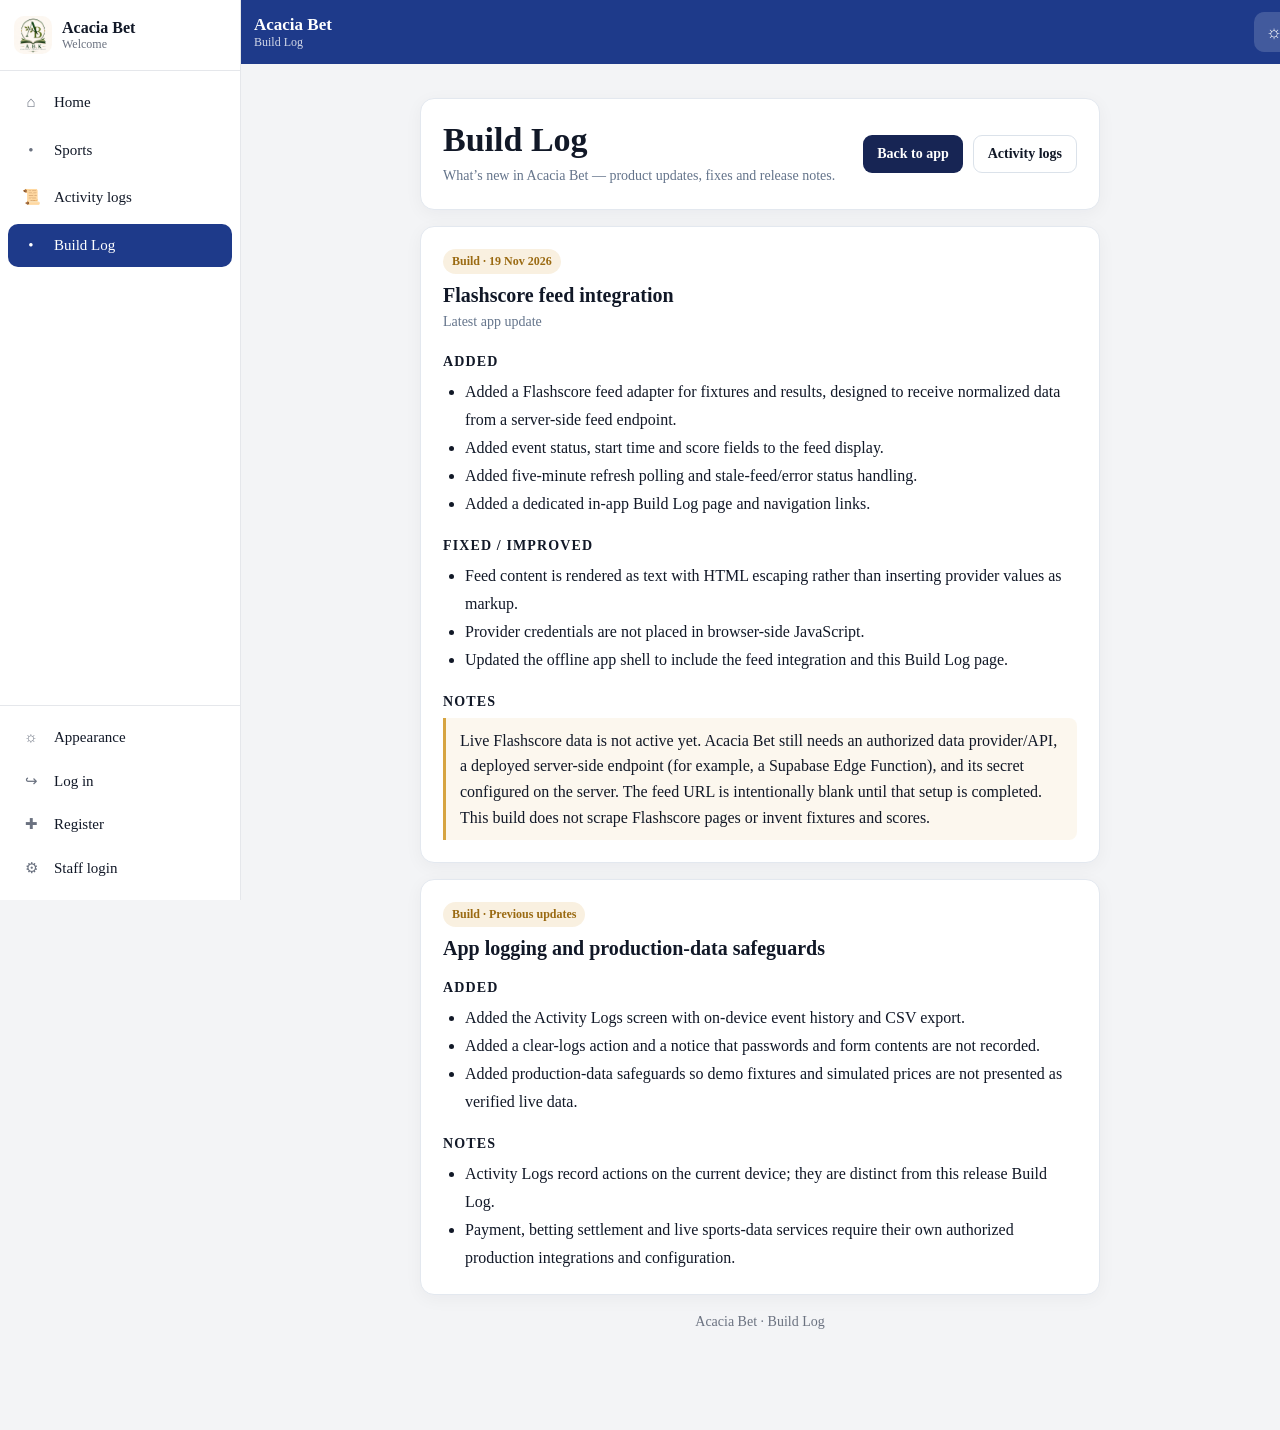
<file: build-log.html>
<!DOCTYPE html>
<html lang="en">
<head>
<meta charset="UTF-8"><meta name="viewport" content="width=device-width, initial-scale=1.0">
<meta name="theme-color" content="#172554"><title>Acacia Bet — Build Log</title>
<link rel="manifest" href="manifest.webmanifest"><link rel="stylesheet" href="styles.css">
<style>
.build-shell{max-width:980px;margin:34px auto;padding:0 20px 48px;color:var(--text,#172033)}
.build-top,.build-entry{background:var(--card,#fff);border:1px solid var(--border,#e3e8ef);border-radius:14px;padding:22px;margin:0 0 16px;box-shadow:0 4px 18px rgba(15,23,42,.045)}
.build-top{display:flex;align-items:center;justify-content:space-between;gap:16px;flex-wrap:wrap}
.build-top h1{margin:0 0 6px;font-size:clamp(25px,4vw,34px)}.build-muted{color:var(--muted,#64748b);font-size:14px;line-height:1.6}
.build-entry h2{font-size:20px;margin:0 0 4px}.build-entry h3{font-size:14px;text-transform:uppercase;letter-spacing:.08em;margin:20px 0 8px;color:var(--muted,#64748b)}
.build-entry ul{margin:8px 0 0;padding-left:22px;line-height:1.75}.build-version{display:inline-block;font-size:12px;font-weight:700;padding:5px 9px;border-radius:999px;background:rgba(217,164,65,.16);color:#9a6a12;margin-bottom:10px}
.build-nav{display:flex;gap:10px;flex-wrap:wrap}.build-nav a{display:inline-flex;align-items:center;text-decoration:none;border-radius:9px;padding:10px 14px;background:#172554;color:white;font-weight:600;font-size:14px}.build-nav a.secondary{background:transparent;color:inherit;border:1px solid var(--border,#dbe2ea)}
.build-note{border-left:3px solid #d6a441;padding:10px 14px;background:rgba(214,164,65,.09);border-radius:0 8px 8px 0;line-height:1.6}
@media(max-width:600px){.build-shell{margin:18px auto;padding:0 14px 32px}.build-top,.build-entry{padding:17px}}
</style><script src="acacia-appearance.js" data-app="bet"></script>
<link rel="stylesheet" href="acacia-stock-skin.css">
<script src="acacia-stock-shell.js" data-app="bet" data-icon="icon-192.png" defer></script>
</head>
<body>
<header><div class="header-inner"><a class="wordmark" href="index.html" style="text-decoration:none;color:inherit">Acacia<span>Bets</span></a><nav class="primary-nav"><a href="index.html">Home</a><a href="index.html#fixtures">Sports</a><a href="logs.html">Activity logs</a><a class="active" href="build-log.html">Build Log</a></nav></div></header>
<main class="build-shell">
<section class="build-top"><div><h1>Build Log</h1><div class="build-muted">What’s new in Acacia Bet — product updates, fixes and release notes.</div></div><div class="build-nav"><a href="index.html">Back to app</a><a class="secondary" href="logs.html">Activity logs</a></div></section>
<article class="build-entry"><span class="build-version">Build · 19 Nov 2026</span><h2>Flashscore feed integration</h2><div class="build-muted">Latest app update</div>
<h3>Added</h3><ul>
<li>Added a Flashscore feed adapter for fixtures and results, designed to receive normalized data from a server-side feed endpoint.</li>
<li>Added event status, start time and score fields to the feed display.</li>
<li>Added five-minute refresh polling and stale-feed/error status handling.</li>
<li>Added a dedicated in-app Build Log page and navigation links.</li>
</ul>
<h3>Fixed / improved</h3><ul>
<li>Feed content is rendered as text with HTML escaping rather than inserting provider values as markup.</li>
<li>Provider credentials are not placed in browser-side JavaScript.</li>
<li>Updated the offline app shell to include the feed integration and this Build Log page.</li>
</ul>
<h3>Notes</h3><div class="build-note">Live Flashscore data is not active yet. Acacia Bet still needs an authorized data provider/API, a deployed server-side endpoint (for example, a Supabase Edge Function), and its secret configured on the server. The feed URL is intentionally blank until that setup is completed. This build does not scrape Flashscore pages or invent fixtures and scores.</div>
</article>
<article class="build-entry"><span class="build-version">Build · Previous updates</span><h2>App logging and production-data safeguards</h2>
<h3>Added</h3><ul><li>Added the Activity Logs screen with on-device event history and CSV export.</li><li>Added a clear-logs action and a notice that passwords and form contents are not recorded.</li><li>Added production-data safeguards so demo fixtures and simulated prices are not presented as verified live data.</li></ul>
<h3>Notes</h3><ul><li>Activity Logs record actions on the current device; they are distinct from this release Build Log.</li><li>Payment, betting settlement and live sports-data services require their own authorized production integrations and configuration.</li></ul>
</article>
<p class="build-muted" style="text-align:center">Acacia Bet · Build Log</p>
</main><script src="pwa-register.js" defer></script></body></html>
</file>
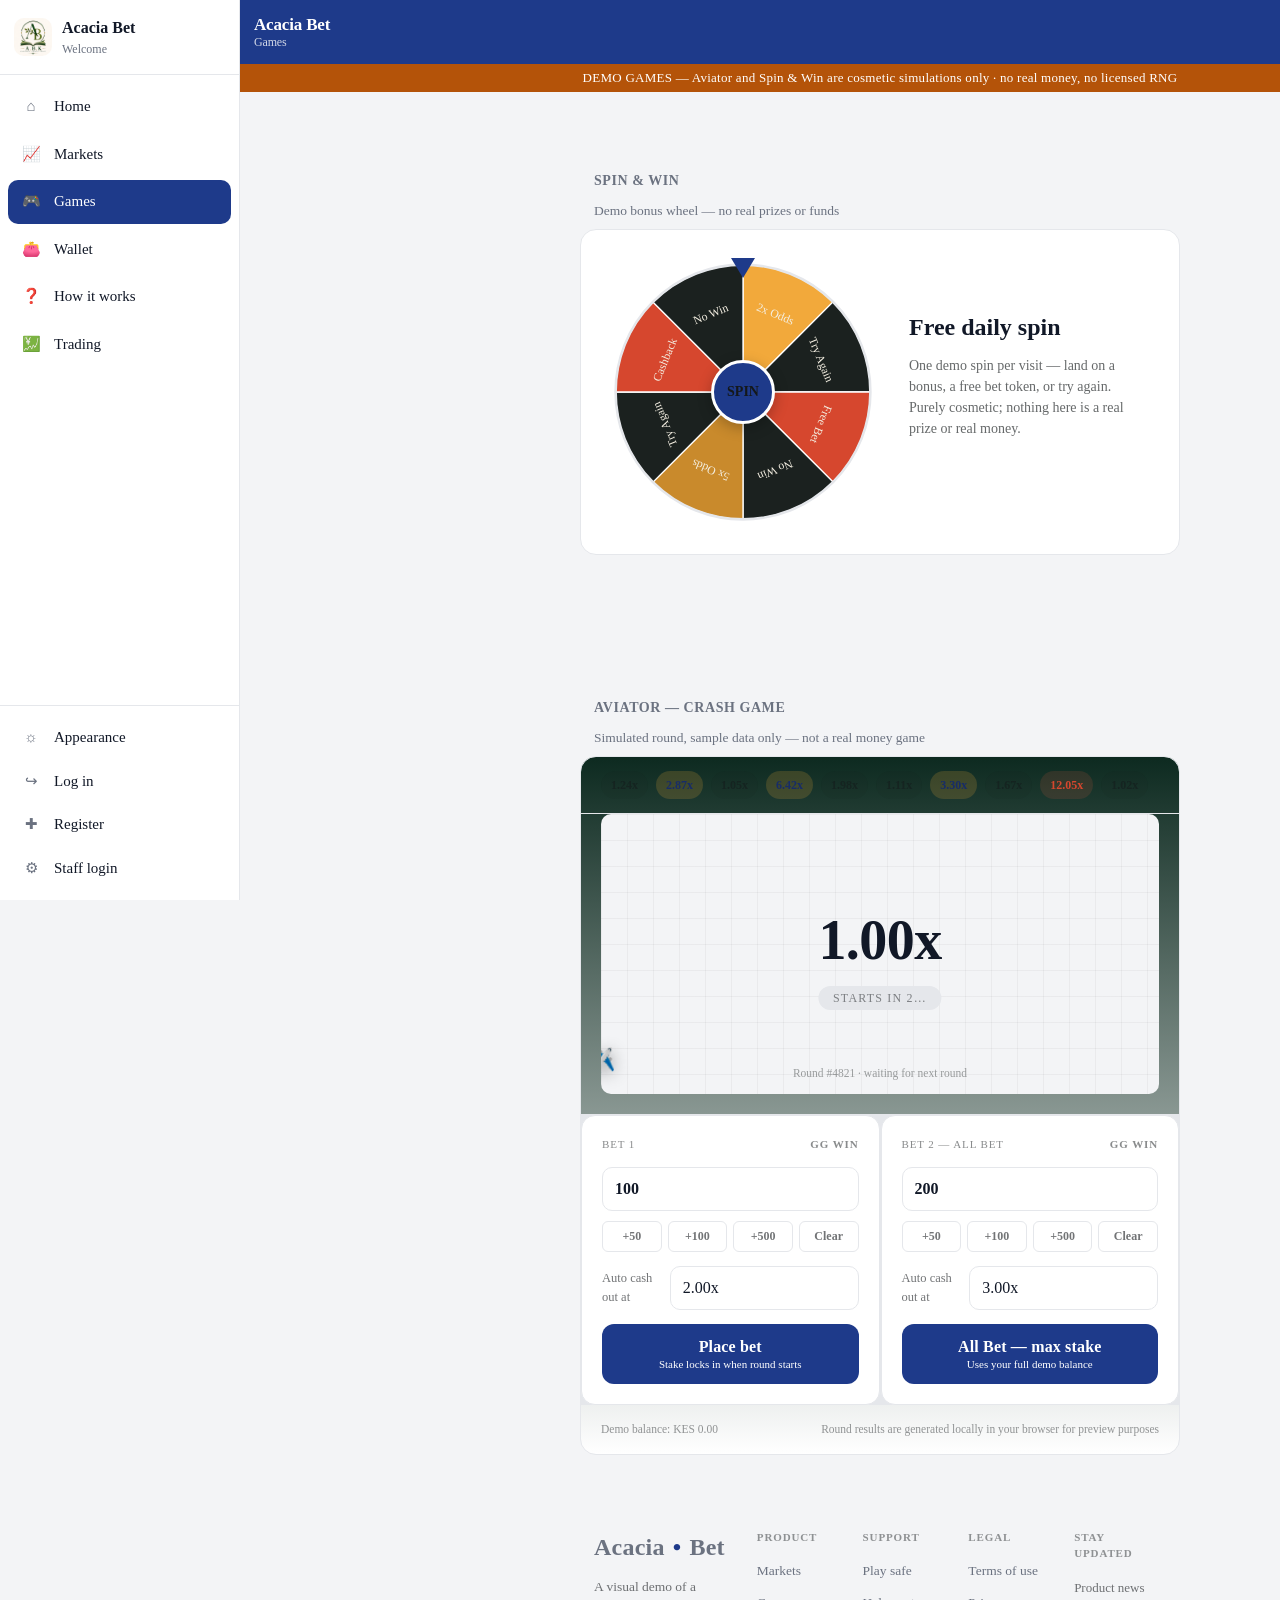
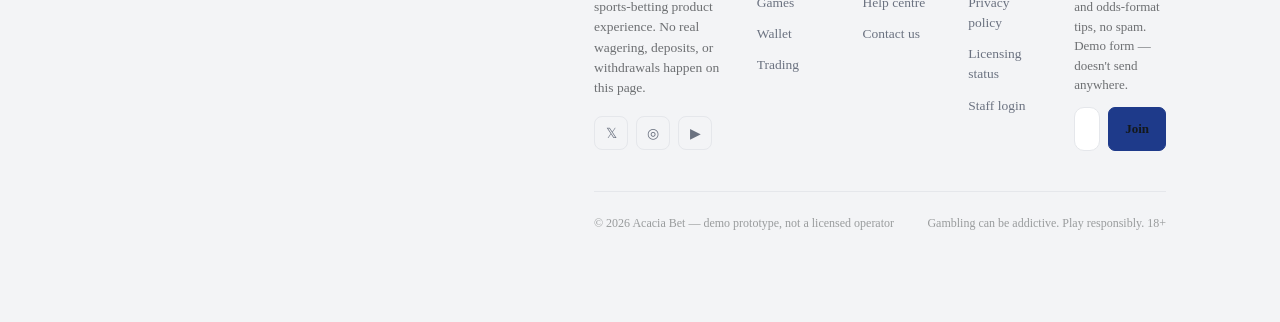
<file: games.html>
<!DOCTYPE html>
<html lang="en">
<head>
<meta name="theme-color" content="#172554">
<meta name="apple-mobile-web-app-capable" content="yes">
<meta name="apple-mobile-web-app-title" content="Acacia Bet">
<link rel="manifest" href="manifest.webmanifest">
<link rel="apple-touch-icon" href="apple-touch-icon.png">
<link rel="icon" type="image/png" sizes="32x32" href="favicon-32.png">

<meta charset="UTF-8">
<meta name="viewport" content="width=device-width, initial-scale=1.0">
<title>Acacia Bet — Games</title>

<link rel="stylesheet" href="styles.css">
<script src="acacia-appearance.js" data-app="bet"></script>
<link rel="stylesheet" href="acacia-stock-skin.css">
<script src="acacia-stock-shell.js" data-app="bet" data-icon="icon-192.png" defer></script>
</head>
<body class="page-games">

<div class="demo-banner">DEMO GAMES — Aviator and Spin & Win are cosmetic simulations only · no real money, no licensed RNG</div>

<header class="nav">
  <div class="nav-inner wrap">
    <div class="logo"><span>Acacia</span><span class="dot">•</span><span>Bet</span></div>
    <nav class="links">
      <a href="index.html">Home</a>
      <a href="markets.html">Markets</a>
      <a href="games.html" class="nav-active">Games</a>
      <a href="wallet.html">Wallet</a>
      <a href="how.html">How it works</a>
      <a href="trading.html">Trading</a>
    </nav>
    <div class="nav-actions">
      <button class="theme-toggle" id="themeToggle" aria-label="Toggle dark mode" title="Toggle dark mode">🌙</button>
      <div class="logged-out-actions" id="loggedOutActions">
        <button class="btn" id="loginBtn">Log in</button>
        <button class="btn btn-gold" id="signupBtn">Sign up</button>
      </div>
      <div class="account-menu" id="accountMenu" style="display:none;">
        <button class="account-chip" id="accountChip">
          <span class="avatar" id="accountAvatar">D</span>
          <span id="accountName">Guest</span>
        </button>
        <div class="account-dropdown" id="accountDropdown">
          <button class="ad-item" type="button" onclick="AcaciaAppearance.open()">Appearance</button>
          <button class="ad-item" id="logoutBtn">Log out</button>
        </div>
      </div>
    </div>
  </div>
</header>

<section id="spin">
  <div class="wrap">
    <div class="section-head">
      <h2>Spin &amp; Win</h2>
      <div class="section-note">Demo bonus wheel — no real prizes or funds</div>
    </div>
    <div class="spin-wrap">
      <div class="wheel-outer">
        <div class="wheel-pointer"></div>
        <svg id="spinWheel" viewBox="0 0 200 200">
          <g id="wheelSegments"></g>
          <circle cx="100" cy="100" r="98" fill="none" stroke="var(--line)" stroke-width="2"/>
        </svg>
        <button class="spin-btn" id="spinBtn">SPIN</button>
      </div>
      <div class="spin-info">
        <h3>Free daily spin</h3>
        <p>One demo spin per visit — land on a bonus, a free bet token, or try again. Purely cosmetic; nothing here is a real prize or real money.</p>
        <div class="spin-result" id="spinResult"></div>
      </div>
    </div>
  </div>
</section>
<section id="aviator">
  <div class="wrap">
    <div class="section-head">
      <h2>Aviator — crash game</h2>
      <div class="section-note">Simulated round, sample data only — not a real money game</div>
    </div>

    <div class="aviator-wrap">
      <div class="aviator-history" id="avHistory"></div>

      <div class="aviator-stage">
        <svg id="curveSvg" viewBox="0 0 600 280" preserveAspectRatio="none">
          <path id="curvePath" d="M 0 280 L 0 280" stroke="#F2A93B" stroke-width="3" fill="none"/>
          <path id="curveFill" d="M 0 280 L 0 280 L 0 280 Z" fill="url(#curveGrad)" opacity="0.35"/>
          <defs>
            <linearGradient id="curveGrad" x1="0" y1="0" x2="0" y2="1">
              <stop offset="0%" stop-color="#F2A93B"/>
              <stop offset="100%" stop-color="#F2A93B" stop-opacity="0"/>
            </linearGradient>
          </defs>
        </svg>
        <div class="plane-emoji" id="planeEmoji" style="left:0%; bottom:0%;">✈️</div>
        <div class="multiplier-display">
          <div class="mult" id="multVal">1.00x</div>
          <div class="status" id="multStatus">Round starting…</div>
        </div>
        <div class="round-caption" id="roundCaption">Round #4821 · demo simulation</div>
      </div>

      <div class="aviator-panels">
        <div class="bet-panel">
          <div class="bet-panel-head">
            <span>Bet 1</span>
            <span class="gg-badge">GG WIN</span>
          </div>
          <div class="stake-row">
            <input class="stake-input" type="text" value="100" id="stake1">
          </div>
          <div class="stake-btns">
            <button class="stake-chip" data-target="stake1" data-val="50">+50</button>
            <button class="stake-chip" data-target="stake1" data-val="100">+100</button>
            <button class="stake-chip" data-target="stake1" data-val="500">+500</button>
            <button class="stake-chip" data-target="stake1" data-val="0" data-reset="1">Clear</button>
          </div>
          <div class="auto-row">
            <span>Auto cash out at</span>
            <input type="text" value="2.00x" id="auto1">
          </div>
          <button class="bet-action" id="betBtn1">
            Place bet
            <span class="sub">Stake locks in when round starts</span>
          </button>
        </div>

        <div class="bet-panel">
          <div class="bet-panel-head">
            <span>Bet 2 — All Bet</span>
            <span class="gg-badge">GG WIN</span>
          </div>
          <div class="stake-row">
            <input class="stake-input" type="text" value="200" id="stake2">
          </div>
          <div class="stake-btns">
            <button class="stake-chip" data-target="stake2" data-val="50">+50</button>
            <button class="stake-chip" data-target="stake2" data-val="100">+100</button>
            <button class="stake-chip" data-target="stake2" data-val="500">+500</button>
            <button class="stake-chip" data-target="stake2" data-val="0" data-reset="1">Clear</button>
          </div>
          <div class="auto-row">
            <span>Auto cash out at</span>
            <input type="text" value="3.00x" id="auto2">
          </div>
          <button class="bet-action" id="allBetBtn">
            All Bet — max stake
            <span class="sub">Uses your full demo balance</span>
          </button>
        </div>
      </div>

      <div class="aviator-footer">
        <span>Demo balance: KES 0.00</span>
        <span>Round results are generated locally in your browser for preview purposes</span>
      </div>
    </div>
  </div>
</section>

<footer>
  <div class="wrap">
    <div class="footer-top">
      <div class="footer-brand">
        <div class="logo"><span>Acacia</span><span class="dot">•</span><span>Bet</span></div>
        <p>A visual demo of a sports-betting product experience. No real wagering, deposits, or withdrawals happen on this page.</p>
        <div class="footer-social">
          <a href="#" aria-label="X / Twitter">𝕏</a>
          <a href="#" aria-label="Instagram">◎</a>
          <a href="#" aria-label="YouTube">▶</a>
        </div>
      </div>
      <div class="footer-col">
        <h4>Product</h4>
        <a href="markets.html">Markets</a>
        <a href="games.html">Games</a>
        <a href="wallet.html">Wallet</a>
        <a href="trading.html">Trading</a>
      </div>
      <div class="footer-col">
        <h4>Support</h4>
        <a href="how.html#responsible">Play safe</a>
        <a href="#">Help centre</a>
        <a href="#">Contact us</a>
      </div>
      <div class="footer-col">
        <h4>Legal</h4>
        <a href="#">Terms of use</a>
        <a href="#">Privacy policy</a>
        <a href="#">Licensing status</a>
          <a href="admin.html">Staff login</a>
      </div>
      <div class="footer-col footer-newsletter">
        <h4>Stay updated</h4>
        <p>Product news and odds-format tips, no spam. Demo form — doesn't send anywhere.</p>
        <div class="footer-newsletter-row">
          <input type="text" placeholder="you@example.com" id="footerEmail">
          <button id="footerSubscribe">Join</button>
        </div>
      </div>
    </div>
    <div class="footer-divider"></div>
    <div class="footer-bottom">
      <span>© 2026 Acacia Bet — demo prototype, not a licensed operator</span>
      <span>Gambling can be addictive. Play responsibly. 18+</span>
      <button class="back-to-top" onclick="window.scrollTo({top:0,behavior:'smooth'})">↑ Back to top</button>
    </div>
  </div>
</footer>

<div class="modal-backdrop" id="modalBackdrop">
  <div class="modal">
    <div class="modal-head">
      <h3 id="modalTitle">Welcome back</h3>
      <button class="modal-close" id="modalClose">&times;</button>
    </div>

    <div class="modal-tabs">
      <button class="modal-tab active" data-form="loginForm">Log in</button>
      <button class="modal-tab" data-form="signupForm">Sign up</button>
    </div>

    <form class="modal-form active" id="loginForm" novalidate>
      <div class="field" id="loginEmailField">
        <label>Email</label>
        <input type="text" id="loginEmail" placeholder="you@example.com" autocomplete="email">
        <div class="field-error">Enter a valid email address.</div>
      </div>
      <div class="field" id="loginPasswordField">
        <label>Password</label>
        <input type="password" id="loginPassword" placeholder="••••••••" autocomplete="current-password">
        <div class="field-error">Password must be at least 6 characters.</div>
      </div>
      <button type="submit" class="btn btn-gold btn-lg" style="width:100%; margin-top:6px;">Log in</button>
      <p class="modal-note">This is a cosmetic demo form — no account is created and no data is sent anywhere.</p>
    </form>

    <form class="modal-form" id="signupForm" novalidate>
      <div class="field" id="signupNameField">
        <label>Full name</label>
        <input type="text" id="signupName" placeholder="Jane Wanjiru" autocomplete="name">
        <div class="field-error">Enter your name.</div>
      </div>
      <div class="field" id="signupEmailField">
        <label>Email</label>
        <input type="text" id="signupEmail" placeholder="you@example.com" autocomplete="email">
        <div class="field-error">Enter a valid email address.</div>
      </div>
      <div class="field" id="signupPasswordField">
        <label>Password</label>
        <input type="password" id="signupPassword" placeholder="••••••••" autocomplete="new-password">
        <div class="field-error">Password must be at least 6 characters.</div>
      </div>
      <div class="field" id="signupConfirmField">
        <label>Confirm password</label>
        <input type="password" id="signupConfirm" placeholder="••••••••" autocomplete="new-password">
        <div class="field-error">Passwords don't match.</div>
      </div>
      <button type="submit" class="btn btn-gold btn-lg" style="width:100%; margin-top:6px;">Create demo account</button>
      <p class="modal-note">This is a cosmetic demo form — no account is created and no data is sent anywhere.</p>
    </form>
  </div>
</div>

<div class="slip-toast" id="slipToast" role="status" aria-live="polite" aria-atomic="true">Added to bet slip (demo only)</div>

<script src="audit-log.js"></script>
<script src="scripts.js"></script>
  <script type="module" src="supabase-auth.js"></script>
<script src="pwa-register.js" defer></script>
  <script src="production-data-guard.js"></script>
</body>
</html>
</file>
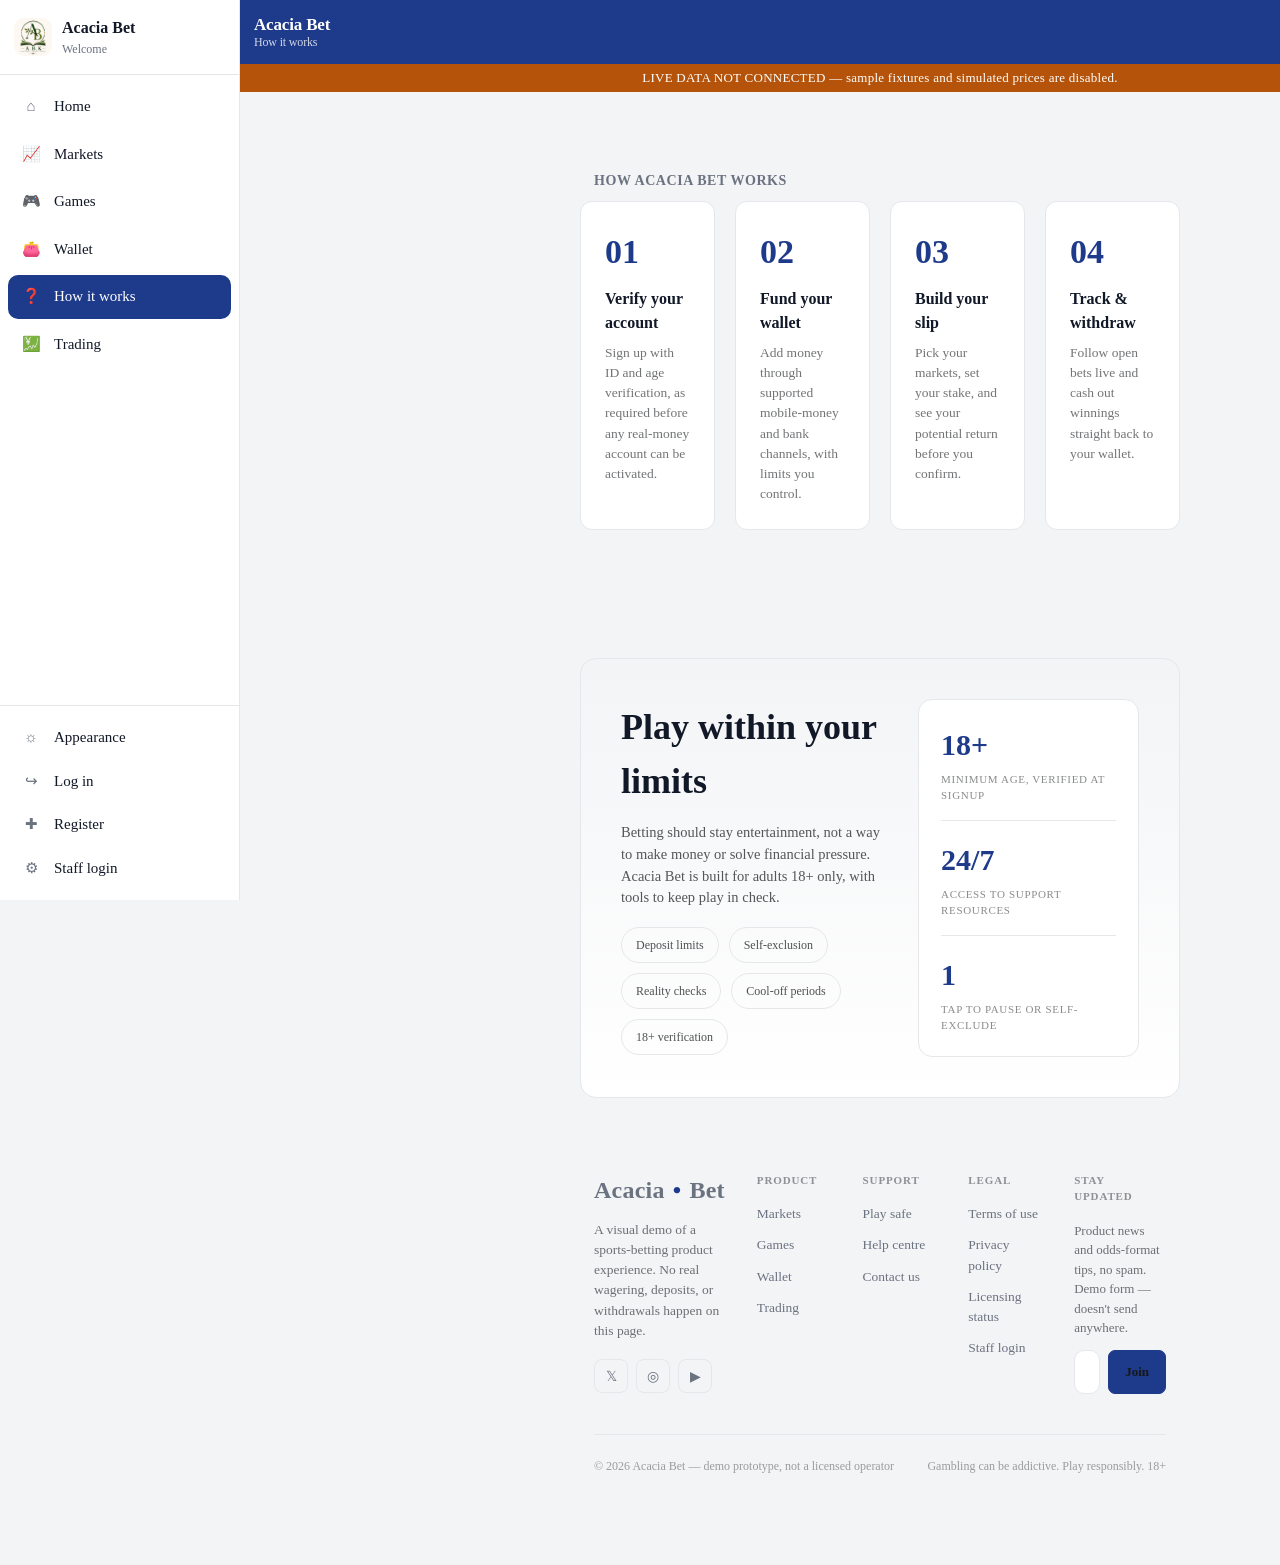
<file: how.html>
<!DOCTYPE html>
<html lang="en">
<head>
<meta name="theme-color" content="#172554">
<meta name="apple-mobile-web-app-capable" content="yes">
<meta name="apple-mobile-web-app-title" content="Acacia Bet">
<link rel="manifest" href="manifest.webmanifest">
<link rel="apple-touch-icon" href="apple-touch-icon.png">
<link rel="icon" type="image/png" sizes="32x32" href="favicon-32.png">

<meta charset="UTF-8">
<meta name="viewport" content="width=device-width, initial-scale=1.0">
<title>Acacia Bet — How it works</title>

<link rel="stylesheet" href="styles.css">
<script src="acacia-appearance.js" data-app="bet"></script>
<link rel="stylesheet" href="acacia-stock-skin.css">
<script src="acacia-stock-shell.js" data-app="bet" data-icon="icon-192.png" defer></script>
</head>
<body class="page-how">

<div class="demo-banner">ABOUT THIS DEMO — informational page, no real accounts or transactions on this site</div>

<header class="nav">
  <div class="nav-inner wrap">
    <div class="logo"><span>Acacia</span><span class="dot">•</span><span>Bet</span></div>
    <nav class="links">
      <a href="index.html">Home</a>
      <a href="markets.html">Markets</a>
      <a href="games.html">Games</a>
      <a href="wallet.html">Wallet</a>
      <a href="how.html" class="nav-active">How it works</a>
      <a href="trading.html">Trading</a>
    </nav>
    <div class="nav-actions">
      <button class="theme-toggle" id="themeToggle" aria-label="Toggle dark mode" title="Toggle dark mode">🌙</button>
      <div class="logged-out-actions" id="loggedOutActions">
        <button class="btn" id="loginBtn">Log in</button>
        <button class="btn btn-gold" id="signupBtn">Sign up</button>
      </div>
      <div class="account-menu" id="accountMenu" style="display:none;">
        <button class="account-chip" id="accountChip">
          <span class="avatar" id="accountAvatar">D</span>
          <span id="accountName">Guest</span>
        </button>
        <div class="account-dropdown" id="accountDropdown">
          <button class="ad-item" type="button" onclick="AcaciaAppearance.open()">Appearance</button>
          <button class="ad-item" id="logoutBtn">Log out</button>
        </div>
      </div>
    </div>
  </div>
</header>

<section id="how">
  <div class="wrap">
    <div class="section-head"><h2>How Acacia Bet works</h2></div>
    <div class="steps">
      <div class="step">
        <div class="step-num">01</div>
        <h3>Verify your account</h3>
        <p>Sign up with ID and age verification, as required before any real-money account can be activated.</p>
      </div>
      <div class="step">
        <div class="step-num">02</div>
        <h3>Fund your wallet</h3>
        <p>Add money through supported mobile-money and bank channels, with limits you control.</p>
      </div>
      <div class="step">
        <div class="step-num">03</div>
        <h3>Build your slip</h3>
        <p>Pick your markets, set your stake, and see your potential return before you confirm.</p>
      </div>
      <div class="step">
        <div class="step-num">04</div>
        <h3>Track & withdraw</h3>
        <p>Follow open bets live and cash out winnings straight back to your wallet.</p>
      </div>
    </div>
  </div>
</section>
<section id="responsible">
  <div class="wrap">
    <div class="rg">
      <div>
        <h2>Play within your limits</h2>
        <p>Betting should stay entertainment, not a way to make money or solve financial pressure. Acacia Bet is built for adults 18+ only, with tools to keep play in check.</p>
        <div class="rg-tags">
          <span class="rg-tag">Deposit limits</span>
          <span class="rg-tag">Self-exclusion</span>
          <span class="rg-tag">Reality checks</span>
          <span class="rg-tag">Cool-off periods</span>
          <span class="rg-tag">18+ verification</span>
        </div>
      </div>
      <div class="rg-card">
        <div class="rg-num">18+</div>
        <div class="rg-lbl">Minimum age, verified at signup</div>
        <div class="rg-divider"></div>
        <div class="rg-num">24/7</div>
        <div class="rg-lbl">Access to support resources</div>
        <div class="rg-divider"></div>
        <div class="rg-num">1</div>
        <div class="rg-lbl">Tap to pause or self-exclude</div>
      </div>
    </div>
  </div>
</section>

<footer>
  <div class="wrap">
    <div class="footer-top">
      <div class="footer-brand">
        <div class="logo"><span>Acacia</span><span class="dot">•</span><span>Bet</span></div>
        <p>A visual demo of a sports-betting product experience. No real wagering, deposits, or withdrawals happen on this page.</p>
        <div class="footer-social">
          <a href="#" aria-label="X / Twitter">𝕏</a>
          <a href="#" aria-label="Instagram">◎</a>
          <a href="#" aria-label="YouTube">▶</a>
        </div>
      </div>
      <div class="footer-col">
        <h4>Product</h4>
        <a href="markets.html">Markets</a>
        <a href="games.html">Games</a>
        <a href="wallet.html">Wallet</a>
        <a href="trading.html">Trading</a>
      </div>
      <div class="footer-col">
        <h4>Support</h4>
        <a href="how.html#responsible">Play safe</a>
        <a href="#">Help centre</a>
        <a href="#">Contact us</a>
      </div>
      <div class="footer-col">
        <h4>Legal</h4>
        <a href="#">Terms of use</a>
        <a href="#">Privacy policy</a>
        <a href="#">Licensing status</a>
          <a href="admin.html">Staff login</a>
      </div>
      <div class="footer-col footer-newsletter">
        <h4>Stay updated</h4>
        <p>Product news and odds-format tips, no spam. Demo form — doesn't send anywhere.</p>
        <div class="footer-newsletter-row">
          <input type="text" placeholder="you@example.com" id="footerEmail">
          <button id="footerSubscribe">Join</button>
        </div>
      </div>
    </div>
    <div class="footer-divider"></div>
    <div class="footer-bottom">
      <span>© 2026 Acacia Bet — demo prototype, not a licensed operator</span>
      <span>Gambling can be addictive. Play responsibly. 18+</span>
      <button class="back-to-top" onclick="window.scrollTo({top:0,behavior:'smooth'})">↑ Back to top</button>
    </div>
  </div>
</footer>

<div class="modal-backdrop" id="modalBackdrop">
  <div class="modal">
    <div class="modal-head">
      <h3 id="modalTitle">Welcome back</h3>
      <button class="modal-close" id="modalClose">&times;</button>
    </div>

    <div class="modal-tabs">
      <button class="modal-tab active" data-form="loginForm">Log in</button>
      <button class="modal-tab" data-form="signupForm">Sign up</button>
    </div>

    <form class="modal-form active" id="loginForm" novalidate>
      <div class="field" id="loginEmailField">
        <label>Email</label>
        <input type="text" id="loginEmail" placeholder="you@example.com" autocomplete="email">
        <div class="field-error">Enter a valid email address.</div>
      </div>
      <div class="field" id="loginPasswordField">
        <label>Password</label>
        <input type="password" id="loginPassword" placeholder="••••••••" autocomplete="current-password">
        <div class="field-error">Password must be at least 6 characters.</div>
      </div>
      <button type="submit" class="btn btn-gold btn-lg" style="width:100%; margin-top:6px;">Log in</button>
      <p class="modal-note">This is a cosmetic demo form — no account is created and no data is sent anywhere.</p>
    </form>

    <form class="modal-form" id="signupForm" novalidate>
      <div class="field" id="signupNameField">
        <label>Full name</label>
        <input type="text" id="signupName" placeholder="Jane Wanjiru" autocomplete="name">
        <div class="field-error">Enter your name.</div>
      </div>
      <div class="field" id="signupEmailField">
        <label>Email</label>
        <input type="text" id="signupEmail" placeholder="you@example.com" autocomplete="email">
        <div class="field-error">Enter a valid email address.</div>
      </div>
      <div class="field" id="signupPasswordField">
        <label>Password</label>
        <input type="password" id="signupPassword" placeholder="••••••••" autocomplete="new-password">
        <div class="field-error">Password must be at least 6 characters.</div>
      </div>
      <div class="field" id="signupConfirmField">
        <label>Confirm password</label>
        <input type="password" id="signupConfirm" placeholder="••••••••" autocomplete="new-password">
        <div class="field-error">Passwords don't match.</div>
      </div>
      <button type="submit" class="btn btn-gold btn-lg" style="width:100%; margin-top:6px;">Create demo account</button>
      <p class="modal-note">This is a cosmetic demo form — no account is created and no data is sent anywhere.</p>
    </form>
  </div>
</div>

<div class="slip-toast" id="slipToast" role="status" aria-live="polite" aria-atomic="true">Added to bet slip (demo only)</div>

<script src="audit-log.js"></script>
<script src="scripts.js"></script>
  <script type="module" src="supabase-auth.js"></script>
<script src="pwa-register.js" defer></script>
  <script src="production-data-guard.js"></script>
</body>
</html>
</file>
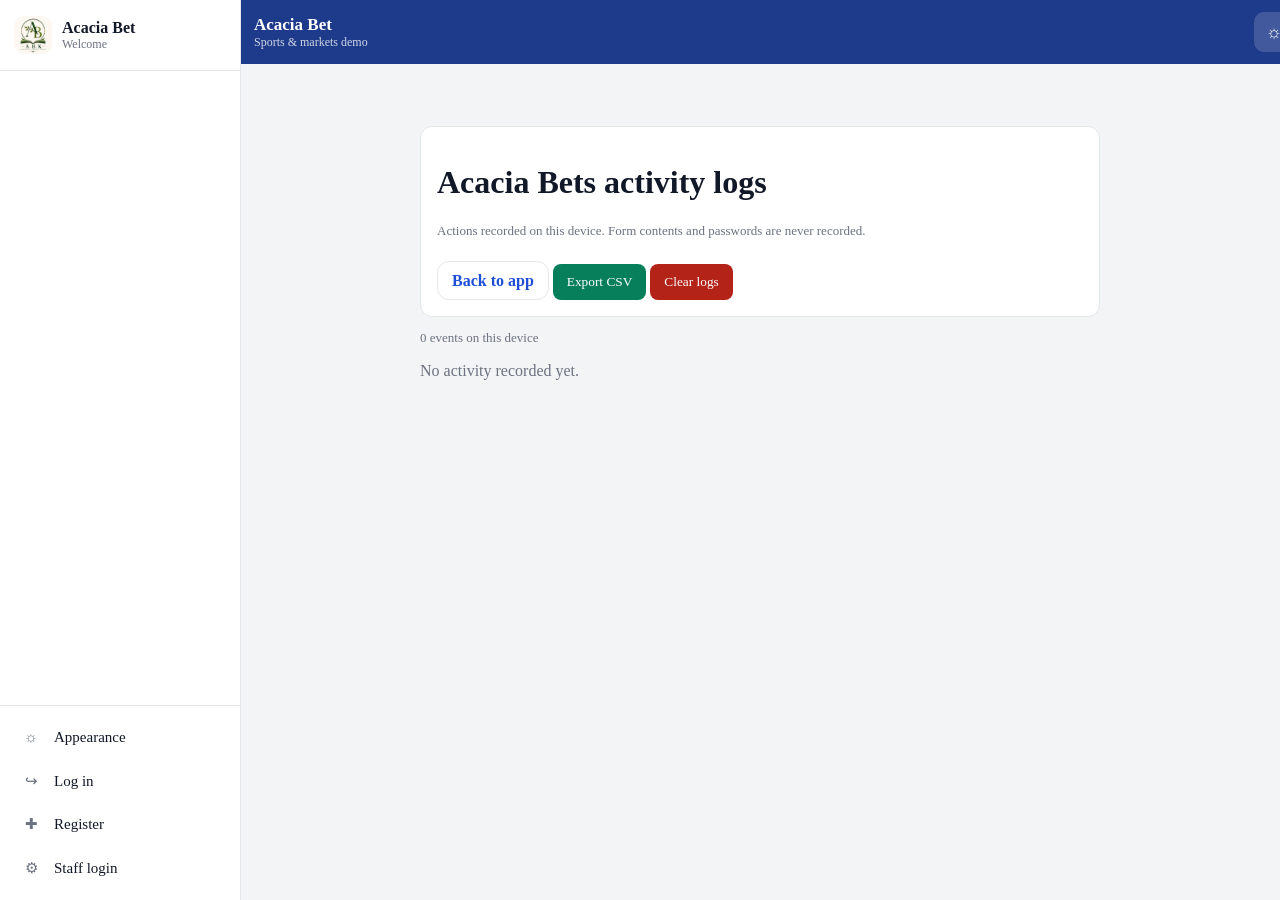
<file: logs.html>
<!doctype html><html lang="en"><head><meta charset="utf-8"><meta name="viewport" content="width=device-width,initial-scale=1"><title>Acacia Bets — Activity Logs</title><link rel="manifest" href="manifest.webmanifest"><link rel="stylesheet" href="styles.css"><style>body{font-family:Inter,Arial,sans-serif;background:#f4f7f6;color:#14251e;margin:0}.log-wrap{max-width:1050px;margin:32px auto;padding:20px}.log-head,.log-row{background:white;border:1px solid #e1e9e5;border-radius:12px;padding:16px;margin:10px 0}.log-head{display:flex;gap:12px;align-items:center;justify-content:space-between;flex-wrap:wrap}.log-row{display:grid;grid-template-columns:190px 1fr;gap:12px}.muted{color:#687b72;font-size:13px}button,a.btn{border:0;border-radius:8px;padding:10px 14px;background:#087f5b;color:white;text-decoration:none;cursor:pointer}button.danger{background:#b42318}@media(max-width:600px){.log-row{grid-template-columns:1fr}}</style><script src="acacia-appearance.js" data-app="bet"></script>
<link rel="stylesheet" href="acacia-stock-skin.css">
<script src="acacia-stock-shell.js" data-app="bet" data-icon="icon-192.png" defer></script>
</head><body><main class="log-wrap"><div class="log-head"><div><h1>Acacia Bets activity logs</h1><p class="muted">Actions recorded on this device. Form contents and passwords are never recorded.</p></div><div><a class="btn" href="index.html">Back to app</a> <button id="export">Export CSV</button> <button class="danger" id="clear">Clear logs</button></div></div><p id="count" class="muted"></p><section id="entries"></section></main><script src="audit-log.js"></script><script>const K='acaciaBetAuditLog';function load(){let a=[];try{a=JSON.parse(localStorage.getItem(K)||'[]')}catch{};document.getElementById('count').textContent=a.length+' events on this device';document.getElementById('entries').innerHTML=a.length?a.map(x=>`<article class="log-row"><div class="muted">${new Date(x.time).toLocaleString()}</div><div><b>${esc(x.action)}</b><div>${esc(x.detail||'')}</div></div></article>`).join(''):'<p>No activity recorded yet.</p>';window.rows=a}function esc(s){return String(s).replace(/[&<>"']/g,c=>({'&':'&amp;','<':'&lt;','>':'&gt;','"':'&quot;',"'":'&#39;'}[c]))}document.getElementById('export').onclick=()=>{const q=v=>'"'+String(v??'').replace(/"/g,'""')+'"';const csv=['time,action,detail',...rows.map(x=>[x.time,x.action,x.detail].map(q).join(','))].join('\n');const a=document.createElement('a');a.href=URL.createObjectURL(new Blob([csv],{type:'text/csv'}));a.download='acacia-bets-activity-log.csv';a.click();URL.revokeObjectURL(a.href)};document.getElementById('clear').onclick=()=>{if(confirm('Clear all activity logs on this device?')){localStorage.removeItem(K);load()}};load();</script><script src="pwa-register.js" defer></script>  <script src="production-data-guard.js"></script>
</body></html>
</file>
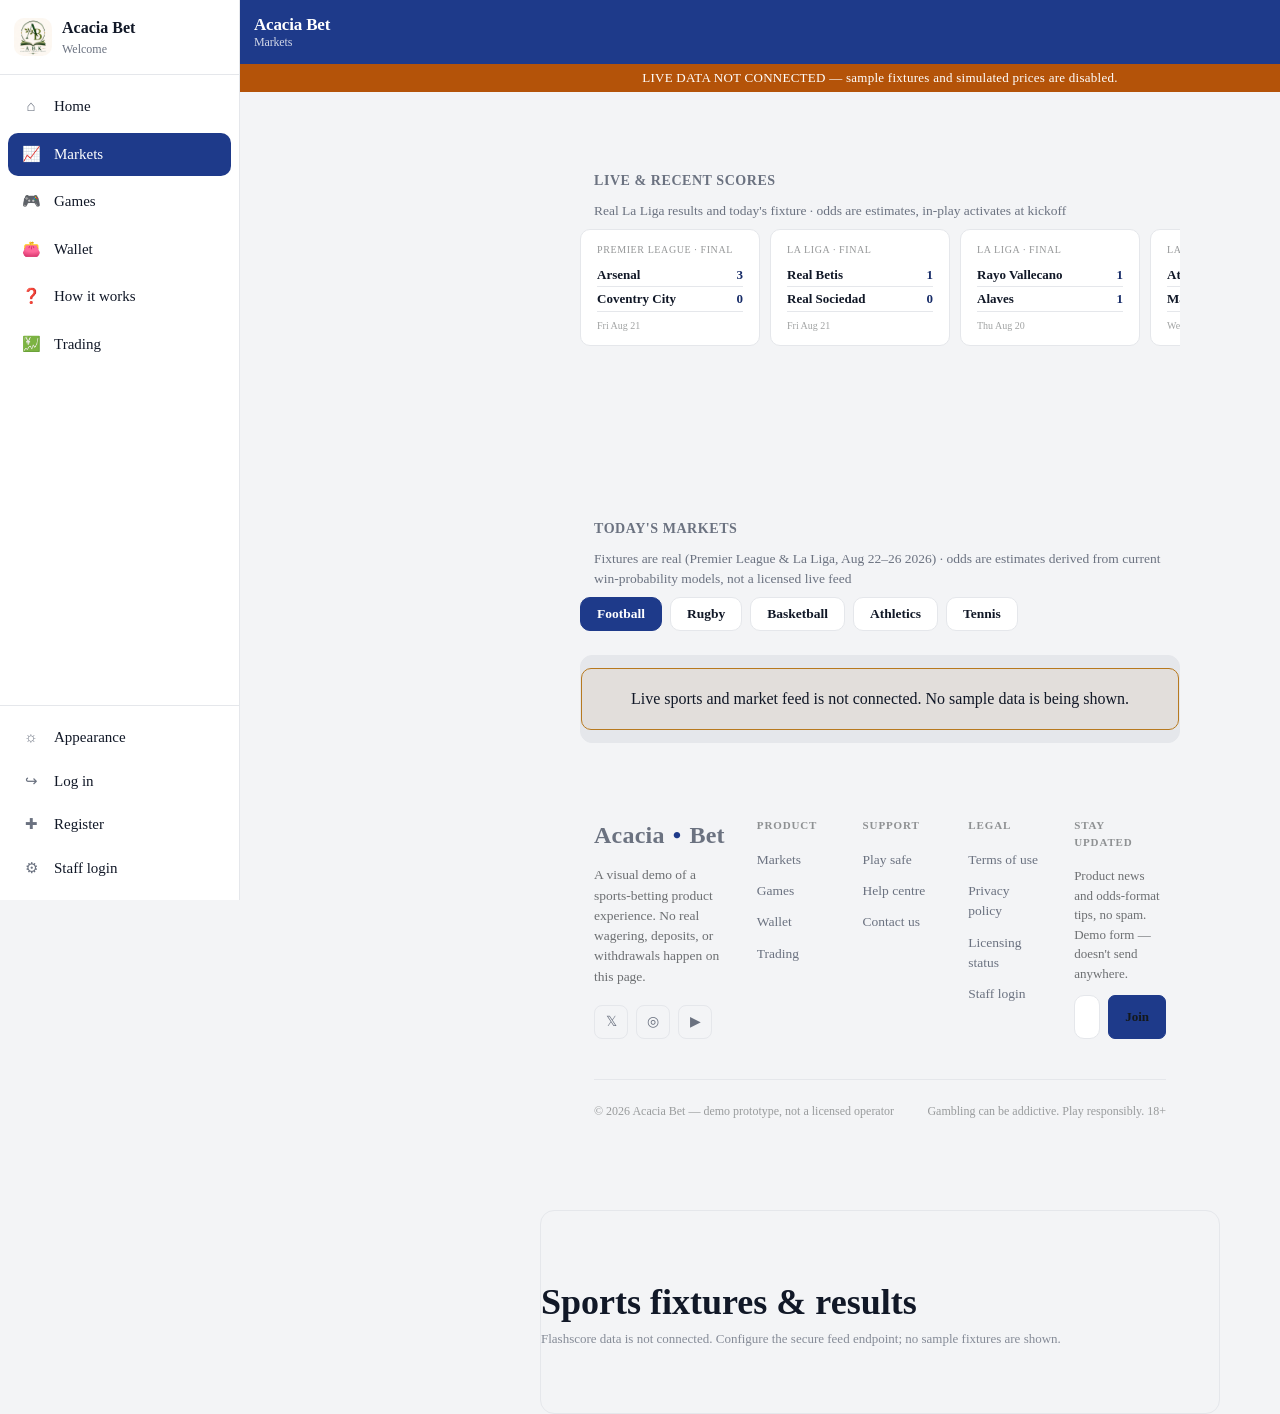
<file: markets.html>
<!DOCTYPE html>
<html lang="en">
<head>
<meta name="theme-color" content="#172554">
<meta name="apple-mobile-web-app-capable" content="yes">
<meta name="apple-mobile-web-app-title" content="Acacia Bet">
<link rel="manifest" href="manifest.webmanifest">
<link rel="apple-touch-icon" href="apple-touch-icon.png">
<link rel="icon" type="image/png" sizes="32x32" href="favicon-32.png">

<meta charset="UTF-8">
<meta name="viewport" content="width=device-width, initial-scale=1.0">
<title>Acacia Bet — Markets</title>

<link rel="stylesheet" href="styles.css">
<script src="acacia-appearance.js" data-app="bet"></script>
<link rel="stylesheet" href="acacia-stock-skin.css">
<script src="acacia-stock-shell.js" data-app="bet" data-icon="icon-192.png" defer></script>
</head>
<body class="page-markets">

<div class="demo-banner">LIVE FIXTURE DATA, DEMO PLATFORM — real upcoming matches, odds estimated from current form · no accounts, deposits, or wagers are processed on this page</div>

<header class="nav">
  <div class="nav-inner wrap">
    <div class="logo"><span>Acacia</span><span class="dot">•</span><span>Bet</span></div>
    <nav class="links">
      <a href="index.html">Home</a>
      <a href="markets.html" class="nav-active">Markets</a>
      <a href="games.html">Games</a>
      <a href="wallet.html">Wallet</a>
      <a href="how.html">How it works</a>
      <a href="trading.html">Trading</a>
    </nav>
    <div class="nav-actions">
      <button class="theme-toggle" id="themeToggle" aria-label="Toggle dark mode" title="Toggle dark mode">🌙</button>
      <div class="logged-out-actions" id="loggedOutActions">
        <button class="btn" id="loginBtn">Log in</button>
        <button class="btn btn-gold" id="signupBtn">Sign up</button>
      </div>
      <div class="account-menu" id="accountMenu" style="display:none;">
        <button class="account-chip" id="accountChip">
          <span class="avatar" id="accountAvatar">D</span>
          <span id="accountName">Guest</span>
        </button>
        <div class="account-dropdown" id="accountDropdown">
          <button class="ad-item" type="button" onclick="AcaciaAppearance.open()">Appearance</button>
          <button class="ad-item" id="logoutBtn">Log out</button>
        </div>
      </div>
    </div>
  </div>
</header>

<section id="live">
  <div class="wrap">
    <div class="section-head">
      <h2>Live &amp; recent scores</h2>
      <div class="section-note">Real La Liga results and today's fixture · odds are estimates, in-play activates at kickoff</div>
    </div>

    <div class="results-strip">
      <div class="result-chip">
        <div class="rc-league">Premier League · Final</div>
        <div class="rc-row"><span>Arsenal</span><span class="rc-score">3</span></div>
        <div class="rc-row"><span>Coventry City</span><span class="rc-score">0</span></div>
        <div class="rc-ft">Fri Aug 21</div>
      </div>
      <div class="result-chip">
        <div class="rc-league">La Liga · Final</div>
        <div class="rc-row"><span>Real Betis</span><span class="rc-score">1</span></div>
        <div class="rc-row"><span>Real Sociedad</span><span class="rc-score">0</span></div>
        <div class="rc-ft">Fri Aug 21</div>
      </div>
      <div class="result-chip">
        <div class="rc-league">La Liga · Final</div>
        <div class="rc-row"><span>Rayo Vallecano</span><span class="rc-score">1</span></div>
        <div class="rc-row"><span>Alaves</span><span class="rc-score">1</span></div>
        <div class="rc-ft">Thu Aug 20</div>
      </div>
      <div class="result-chip">
        <div class="rc-league">La Liga · Final</div>
        <div class="rc-row"><span>Atletico Madrid</span><span class="rc-score">2</span></div>
        <div class="rc-row"><span>Malaga</span><span class="rc-score">0</span></div>
        <div class="rc-ft">Wed Aug 19</div>
      </div>
      <div class="result-chip">
        <div class="rc-league">La Liga · Final</div>
        <div class="rc-row"><span>Deportivo La Coruna</span><span class="rc-score">1</span></div>
        <div class="rc-row"><span>Elche</span><span class="rc-score">1</span></div>
        <div class="rc-ft">Mon Aug 17</div>
      </div>
      <div class="result-chip">
        <div class="rc-league">La Liga · Final</div>
        <div class="rc-row"><span>Espanyol</span><span class="rc-score">3</span></div>
        <div class="rc-row"><span>Levante</span><span class="rc-score">0</span></div>
        <div class="rc-ft">Sun Aug 16</div>
      </div>
    </div>

    <div class="live-card" id="liveCard" data-kickoff="2026-08-22T19:30:00Z">
      <div class="live-card-head">
        <span class="live-badge" id="liveBadge"><span class="dot"></span><span id="liveBadgeText">Pre-match</span></span>
        <span class="live-meta" id="liveMeta">Kicks off Sat Aug 22, 10:30 PM EAT</span>
      </div>
      <div class="live-fixture">Espanyol vs Real Madrid</div>
      <div class="live-meta">La Liga · matchday fixture</div>
      <div class="live-odds">
        <button class="odd-btn"><span class="lbl">1</span><span class="val">7.26</span></button>
        <button class="odd-btn"><span class="lbl">X</span><span class="val">5.02</span></button>
        <button class="odd-btn"><span class="lbl">2</span><span class="val">1.38</span></button>
      </div>
    </div>
  </div>
</section>
<section id="markets">
  <div class="wrap">
    <div class="section-head">
      <h2>Today's markets</h2>
      <div class="section-note">Fixtures are real (Premier League &amp; La Liga, Aug 22–26 2026) · odds are estimates derived from current win-probability models, not a licensed live feed</div>
    </div>

    <div class="tabs">
      <button class="tab active">Football</button>
      <button class="tab">Rugby</button>
      <button class="tab">Basketball</button>
      <button class="tab">Athletics</button>
      <button class="tab">Tennis</button>
    </div>

    <div class="matches" id="matches">
      <div class="match">
        <div class="match-time"><span class="today">Today</span>14:30 EAT</div>
        <div class="match-teams"><span class="league">Premier League</span>Hull City vs Manchester United</div>
        <div class="odds-row">
          <button class="odd-btn"><span class="lbl">1</span><span class="val">8.35</span></button>
          <button class="odd-btn"><span class="lbl">X</span><span class="val">5.55</span></button>
          <button class="odd-btn"><span class="lbl">2</span><span class="val">1.32</span></button>
        </div>
      </div>
      <div class="match">
        <div class="match-time"><span class="today">Today</span>17:00 EAT</div>
        <div class="match-teams"><span class="league">Premier League</span>Everton vs Crystal Palace</div>
        <div class="odds-row">
          <button class="odd-btn"><span class="lbl">1</span><span class="val">2.21</span></button>
          <button class="odd-btn"><span class="lbl">X</span><span class="val">3.38</span></button>
          <button class="odd-btn"><span class="lbl">2</span><span class="val">3.21</span></button>
        </div>
      </div>
      <div class="match">
        <div class="match-time"><span class="today">Today</span>19:30 EAT</div>
        <div class="match-teams"><span class="league">Premier League</span>Brentford vs Tottenham</div>
        <div class="odds-row">
          <button class="odd-btn"><span class="lbl">1</span><span class="val">2.19</span></button>
          <button class="odd-btn"><span class="lbl">X</span><span class="val">3.91</span></button>
          <button class="odd-btn"><span class="lbl">2</span><span class="val">3.49</span></button>
        </div>
      </div>
      <div class="match">
        <div class="match-time">Sun · 16:00 EAT</div>
        <div class="match-teams"><span class="league">Premier League</span>Manchester City vs Bournemouth</div>
        <div class="odds-row">
          <button class="odd-btn"><span class="lbl">1</span><span class="val">1.43</span></button>
          <button class="odd-btn"><span class="lbl">X</span><span class="val">5.10</span></button>
          <button class="odd-btn"><span class="lbl">2</span><span class="val">6.05</span></button>
        </div>
      </div>
      <div class="match">
        <div class="match-time">Sun · 18:30 EAT</div>
        <div class="match-teams"><span class="league">Premier League</span>Newcastle United vs Liverpool</div>
        <div class="odds-row">
          <button class="odd-btn"><span class="lbl">1</span><span class="val">3.76</span></button>
          <button class="odd-btn"><span class="lbl">X</span><span class="val">3.90</span></button>
          <button class="odd-btn"><span class="lbl">2</span><span class="val">1.86</span></button>
        </div>
      </div>
      <div class="match">
        <div class="match-time">Sun · 22:30 EAT</div>
        <div class="match-teams"><span class="league">La Liga</span>Elche vs Barcelona</div>
        <div class="odds-row">
          <button class="odd-btn"><span class="lbl">1</span><span class="val">8.28</span></button>
          <button class="odd-btn"><span class="lbl">X</span><span class="val">5.90</span></button>
          <button class="odd-btn"><span class="lbl">2</span><span class="val">1.30</span></button>
        </div>
      </div>
    </div>
  </div>
</section>

<footer>
  <div class="wrap">
    <div class="footer-top">
      <div class="footer-brand">
        <div class="logo"><span>Acacia</span><span class="dot">•</span><span>Bet</span></div>
        <p>A visual demo of a sports-betting product experience. No real wagering, deposits, or withdrawals happen on this page.</p>
        <div class="footer-social">
          <a href="#" aria-label="X / Twitter">𝕏</a>
          <a href="#" aria-label="Instagram">◎</a>
          <a href="#" aria-label="YouTube">▶</a>
        </div>
      </div>
      <div class="footer-col">
        <h4>Product</h4>
        <a href="markets.html">Markets</a>
        <a href="games.html">Games</a>
        <a href="wallet.html">Wallet</a>
        <a href="trading.html">Trading</a>
      </div>
      <div class="footer-col">
        <h4>Support</h4>
        <a href="how.html#responsible">Play safe</a>
        <a href="#">Help centre</a>
        <a href="#">Contact us</a>
      </div>
      <div class="footer-col">
        <h4>Legal</h4>
        <a href="#">Terms of use</a>
        <a href="#">Privacy policy</a>
        <a href="#">Licensing status</a>
          <a href="admin.html">Staff login</a>
      </div>
      <div class="footer-col footer-newsletter">
        <h4>Stay updated</h4>
        <p>Product news and odds-format tips, no spam. Demo form — doesn't send anywhere.</p>
        <div class="footer-newsletter-row">
          <input type="text" placeholder="you@example.com" id="footerEmail">
          <button id="footerSubscribe">Join</button>
        </div>
      </div>
    </div>
    <div class="footer-divider"></div>
    <div class="footer-bottom">
      <span>© 2026 Acacia Bet — demo prototype, not a licensed operator</span>
      <span>Gambling can be addictive. Play responsibly. 18+</span>
      <button class="back-to-top" onclick="window.scrollTo({top:0,behavior:'smooth'})">↑ Back to top</button>
    </div>
  </div>
</footer>

<div class="modal-backdrop" id="modalBackdrop">
  <div class="modal">
    <div class="modal-head">
      <h3 id="modalTitle">Welcome back</h3>
      <button class="modal-close" id="modalClose">&times;</button>
    </div>

    <div class="modal-tabs">
      <button class="modal-tab active" data-form="loginForm">Log in</button>
      <button class="modal-tab" data-form="signupForm">Sign up</button>
    </div>

    <form class="modal-form active" id="loginForm" novalidate>
      <div class="field" id="loginEmailField">
        <label>Email</label>
        <input type="text" id="loginEmail" placeholder="you@example.com" autocomplete="email">
        <div class="field-error">Enter a valid email address.</div>
      </div>
      <div class="field" id="loginPasswordField">
        <label>Password</label>
        <input type="password" id="loginPassword" placeholder="••••••••" autocomplete="current-password">
        <div class="field-error">Password must be at least 6 characters.</div>
      </div>
      <button type="submit" class="btn btn-gold btn-lg" style="width:100%; margin-top:6px;">Log in</button>
      <p class="modal-note">This is a cosmetic demo form — no account is created and no data is sent anywhere.</p>
    </form>

    <form class="modal-form" id="signupForm" novalidate>
      <div class="field" id="signupNameField">
        <label>Full name</label>
        <input type="text" id="signupName" placeholder="Jane Wanjiru" autocomplete="name">
        <div class="field-error">Enter your name.</div>
      </div>
      <div class="field" id="signupEmailField">
        <label>Email</label>
        <input type="text" id="signupEmail" placeholder="you@example.com" autocomplete="email">
        <div class="field-error">Enter a valid email address.</div>
      </div>
      <div class="field" id="signupPasswordField">
        <label>Password</label>
        <input type="password" id="signupPassword" placeholder="••••••••" autocomplete="new-password">
        <div class="field-error">Password must be at least 6 characters.</div>
      </div>
      <div class="field" id="signupConfirmField">
        <label>Confirm password</label>
        <input type="password" id="signupConfirm" placeholder="••••••••" autocomplete="new-password">
        <div class="field-error">Passwords don't match.</div>
      </div>
      <button type="submit" class="btn btn-gold btn-lg" style="width:100%; margin-top:6px;">Create demo account</button>
      <p class="modal-note">This is a cosmetic demo form — no account is created and no data is sent anywhere.</p>
    </form>
  </div>
</div>

<div class="slip-toast" id="slipToast" role="status" aria-live="polite" aria-atomic="true">Added to bet slip (demo only)</div>

<script src="audit-log.js"></script>
<script src="scripts.js"></script>
  <script type="module" src="supabase-auth.js"></script>
<script src="pwa-register.js" defer></script>

<section class="flashscore-feed-section" aria-live="polite">
  <h2>Sports fixtures &amp; results</h2>
  <p data-flashscore-status>Connecting to Flashscore-sourced data…</p>
  <div data-flashscore-events></div>
</section>
<script src="flashscore-config.js"></script>
<script src="flashscore-feed.js"></script>
<script src="production-data-guard.js"></script>
</body>
</html>
</file>
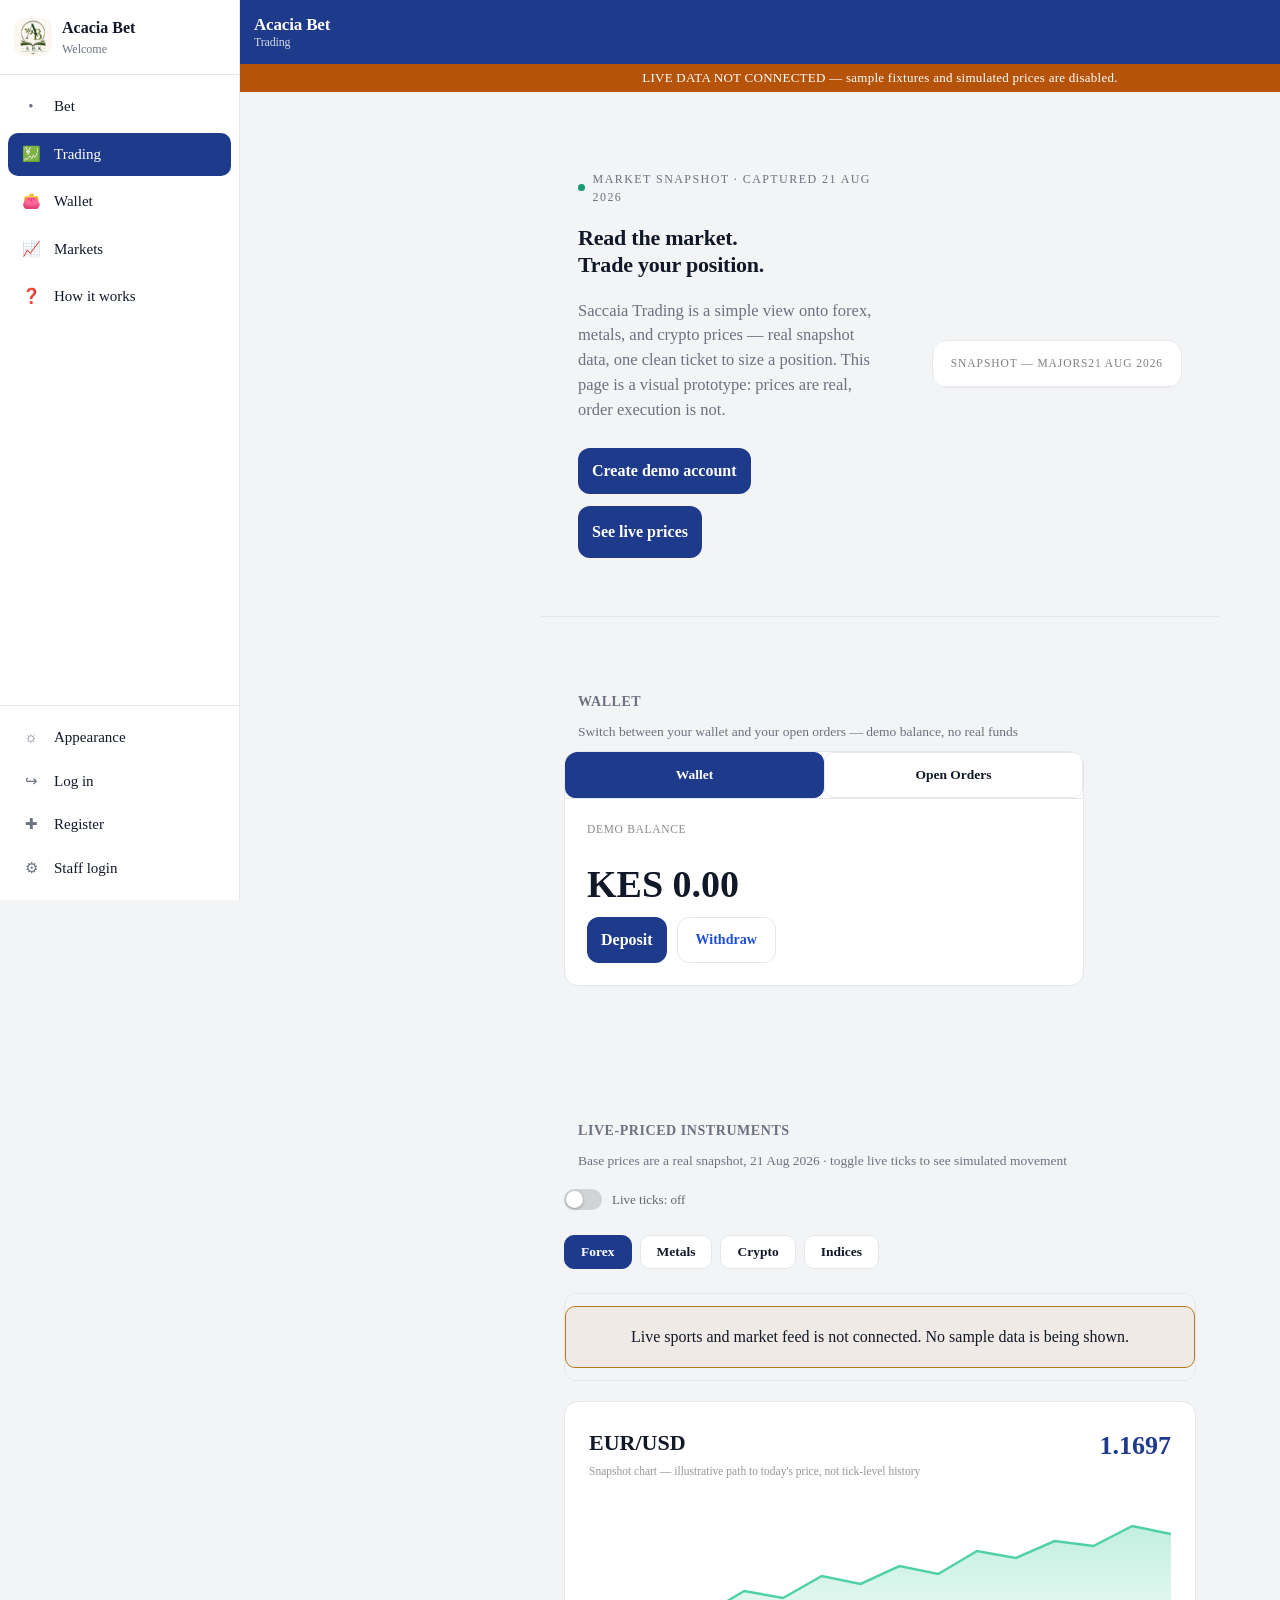
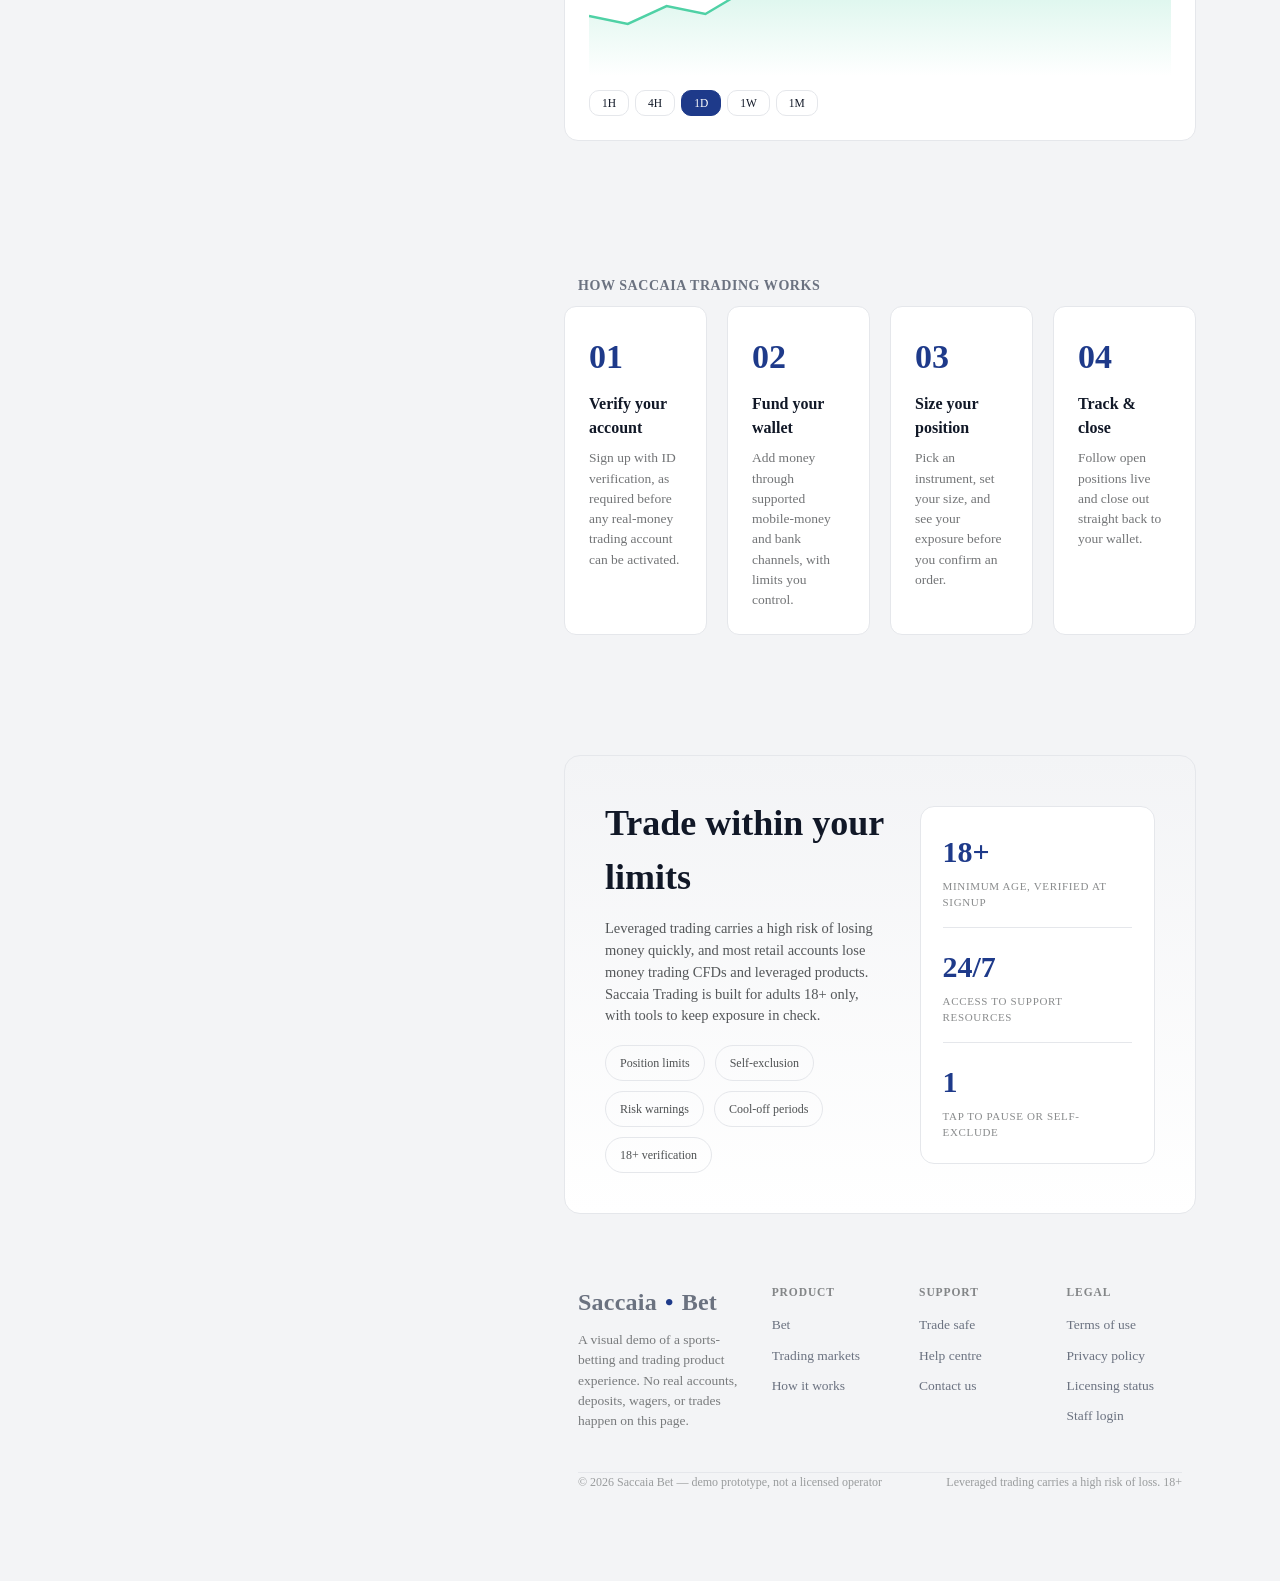
<file: saccaia-trading-demo.html>
<!DOCTYPE html>
<html lang="en">
<head>
<meta name="theme-color" content="#172554">
<meta name="apple-mobile-web-app-capable" content="yes">
<meta name="apple-mobile-web-app-title" content="Acacia Bet">
<link rel="manifest" href="manifest.webmanifest">
<link rel="apple-touch-icon" href="apple-touch-icon.png">
<link rel="icon" type="image/png" sizes="32x32" href="favicon-32.png">

<meta charset="UTF-8">
<meta name="viewport" content="width=device-width, initial-scale=1.0">
<title>Saccaia Trading — Demo Prototype</title>
<link rel="preconnect" href="https://fonts.googleapis.com">
<link href="https://fonts.googleapis.com/css2?family=Big+Shoulders+Display:wght@600;700;800&family=IBM+Plex+Mono:wght@500;600&family=Inter:wght@400;500;600;700&display=swap" rel="stylesheet">

<link rel="stylesheet" href="styles.css">
<script src="acacia-appearance.js" data-app="bet"></script>
<link rel="stylesheet" href="acacia-stock-skin.css">
<script src="acacia-stock-shell.js" data-app="bet" data-icon="icon-192.png" defer></script>
</head>
<body class="page-saccaia-trading-demo">

<div class="demo-banner">LIVE MARKET SNAPSHOT, DEMO PLATFORM — real prices captured Aug 21, 2026 · no accounts, deposits, or trades are executed on this page</div>

<header class="nav">
  <div class="nav-inner wrap">
    <div class="logo"><span>Saccaia</span><span class="dot">•</span><span>Bet</span></div>
    <nav class="links">
      <a href="index.html">Bet</a>
      <a href="saccaia-trading-demo.html" class="nav-active">Trading</a>
      <a href="#wallet">Wallet</a>
      <a href="#markets">Markets</a>
      <a href="#how">How it works</a>
    </nav>
    <div class="nav-actions">
      <button class="theme-toggle" id="themeToggle" aria-label="Toggle dark mode" title="Toggle dark mode">🌙</button>
      <div class="logged-out-actions" id="loggedOutActions">
        <button class="btn" id="loginBtn">Log in</button>
        <button class="btn btn-gold" id="signupBtn">Sign up</button>
      </div>
      <div class="account-menu" id="accountMenu" style="display:none;">
        <button class="account-chip" id="accountChip">
          <span class="avatar" id="accountAvatar">D</span>
          <span id="accountName">Guest</span>
        </button>
        <div class="account-dropdown" id="accountDropdown">
          <button class="ad-item" type="button" onclick="AcaciaAppearance.open()">Appearance</button>
          <button class="ad-item" id="logoutBtn">Log out</button>
        </div>
      </div>
    </div>
  </div>
</header>

<section class="hero">
  <div class="hero-inner wrap">
    <div>
      <div class="eyebrow"><span class="live-pip"></span> Market snapshot · captured 21 Aug 2026</div>
      <h1>Read the market.<br>Trade your <span class="accent">position</span>.</h1>
      <p class="hero-sub">Saccaia Trading is a simple view onto forex, metals, and crypto prices — real snapshot data, one clean ticket to size a position. This page is a visual prototype: prices are real, order execution is not.</p>
      <div class="hero-cta">
        <button class="btn btn-gold btn-lg" id="heroSignup">Create demo account</button>
        <a href="#markets" class="btn btn-lg">See live prices</a>
      </div>
    </div>

    <div class="snapshot-card">
      <div class="snapshot-head"><span>Snapshot — majors</span><span>21 Aug 2026</span></div>
      <div class="snap-row">
        <div class="snap-pair">EUR/USD<span class="full">Euro / US Dollar</span></div>
        <div>
          <div class="snap-price">1.1697</div>
          <div class="snap-change up">+0.07%</div>
        </div>
      </div>
      <div class="snap-row">
        <div class="snap-pair">USD/KES<span class="full">US Dollar / Kenyan Shilling</span></div>
        <div>
          <div class="snap-price">129.50</div>
          <div class="snap-change up">+0.08%</div>
        </div>
      </div>
      <div class="snap-row">
        <div class="snap-pair">XAU/USD<span class="full">Gold Spot</span></div>
        <div>
          <div class="snap-price">4,590.40</div>
          <div class="snap-change up">+0.29%</div>
        </div>
      </div>
      <div class="snap-row">
        <div class="snap-pair">BTC/USD<span class="full">Bitcoin</span></div>
        <div>
          <div class="snap-price">73,104.30</div>
          <div class="snap-change up">+5.49%</div>
        </div>
      </div>
    </div>
  </div>
</section>

<section id="wallet">
  <div class="wrap">
    <div class="section-head">
      <h2>Wallet</h2>
      <div class="section-note">Switch between your wallet and your open orders — demo balance, no real funds</div>
    </div>

    <div class="wallet-card">
      <div class="wallet-tabs">
        <button class="wallet-tab active" data-pane="walletPane">Wallet</button>
        <button class="wallet-tab" data-pane="ordersPane">Open Orders</button>
      </div>
      <div class="wallet-pane active" id="walletPane">
        <div class="wallet-balance-lbl">Demo balance</div>
        <div class="wallet-balance">KES 10,000.00</div>
        <div class="wallet-actions">
          <button class="btn btn-gold" id="depositBtn">Deposit</button>
          <button class="btn" id="withdrawBtn">Withdraw</button>
        </div>
      </div>
      <div class="wallet-pane" id="ordersPane">
        <div class="wallet-balance-lbl">Open orders</div>
        <div class="slip-empty" id="ordersEmptyMsg">No open orders yet — tap Buy or Sell on any instrument to add it here (demo only).</div>
      </div>
    </div>
  </div>
</section>

<section id="markets">
  <div class="wrap">
    <div class="section-head">
      <h2>Live-priced instruments</h2>
      <div class="section-note">Base prices are a real snapshot, 21 Aug 2026 · toggle live ticks to see simulated movement</div>
    </div>

    <div class="live-toggle-row">
      <label class="live-toggle">
        <span class="lt-switch" id="liveToggle"></span>
        <span id="liveToggleLabel">Live ticks: off</span>
      </label>
    </div>

    <div class="tabs">
      <button class="tab active">Forex</button>
      <button class="tab">Metals</button>
      <button class="tab">Crypto</button>
      <button class="tab">Indices</button>
    </div>

    <div class="market-table" id="marketTable">
      <div class="mt-head">
        <div>Instrument</div><div>Price</div><div>24h change</div><div>Spread</div><div>Trade</div>
      </div>
      <div class="mt-row" data-name="EUR/USD" data-price="1.1697">
        <div class="mt-instr">EUR/USD<span class="sub">Euro vs US Dollar</span></div>
        <div class="mt-val">1.1697</div>
        <div class="mt-val mt-change up">+0.07%</div>
        <div class="mt-val">0.8 pips</div>
        <div class="mt-actions">
          <button class="trade-btn buy">Buy</button>
          <button class="trade-btn sell">Sell</button>
        </div>
      </div>
      <div class="mt-row" data-name="USD/KES" data-price="129.50">
        <div class="mt-instr">USD/KES<span class="sub">US Dollar vs Kenyan Shilling</span></div>
        <div class="mt-val">129.50</div>
        <div class="mt-val mt-change up">+0.08%</div>
        <div class="mt-val">30 pips</div>
        <div class="mt-actions">
          <button class="trade-btn buy">Buy</button>
          <button class="trade-btn sell">Sell</button>
        </div>
      </div>
      <div class="mt-row" data-name="GBP/USD" data-price="1.3600">
        <div class="mt-instr">GBP/USD<span class="sub">British Pound vs US Dollar</span></div>
        <div class="mt-val">1.3600</div>
        <div class="mt-val mt-change up">+0.13%</div>
        <div class="mt-val">1.1 pips</div>
        <div class="mt-actions">
          <button class="trade-btn buy">Buy</button>
          <button class="trade-btn sell">Sell</button>
        </div>
      </div>
      <div class="mt-row" data-name="XAU/USD" data-price="4590.40">
        <div class="mt-instr">XAU/USD<span class="sub">Gold Spot</span></div>
        <div class="mt-val">4,590.40</div>
        <div class="mt-val mt-change up">+0.29%</div>
        <div class="mt-val">$0.35</div>
        <div class="mt-actions">
          <button class="trade-btn buy">Buy</button>
          <button class="trade-btn sell">Sell</button>
        </div>
      </div>
      <div class="mt-row" data-name="Crude Oil" data-price="86.31">
        <div class="mt-instr">CL (Crude Oil)<span class="sub">WTI, Sep 26 contract</span></div>
        <div class="mt-val">86.31</div>
        <div class="mt-val mt-change down">-0.60%</div>
        <div class="mt-val">$0.03</div>
        <div class="mt-actions">
          <button class="trade-btn buy">Buy</button>
          <button class="trade-btn sell">Sell</button>
        </div>
      </div>
      <div class="mt-row" data-name="BTC/USD" data-price="73104.30">
        <div class="mt-instr">BTC/USD<span class="sub">Bitcoin</span></div>
        <div class="mt-val">73,104.30</div>
        <div class="mt-val mt-change up">+5.49%</div>
        <div class="mt-val">$12.00</div>
        <div class="mt-actions">
          <button class="trade-btn buy">Buy</button>
          <button class="trade-btn sell">Sell</button>
        </div>
      </div>
    </div>

    <div class="chart-panel">
      <div class="chart-head">
        <div>
          <div class="chart-title">EUR/USD</div>
          <div style="font-family:var(--mono); font-size:11.5px; color:rgba(var(--text-rgb),0.45); margin-top:4px;">Snapshot chart — illustrative path to today's price, not tick-level history</div>
        </div>
        <div class="chart-price">1.1697</div>
      </div>
      <div class="chart-svg-wrap">
        <svg viewBox="0 0 600 180" width="100%" height="100%" preserveAspectRatio="none">
          <defs>
            <linearGradient id="chartGrad" x1="0" y1="0" x2="0" y2="1">
              <stop offset="0%" stop-color="#4FD1A5" stop-opacity="0.35"/>
              <stop offset="100%" stop-color="#4FD1A5" stop-opacity="0"/>
            </linearGradient>
          </defs>
          <polyline points="0,120 40,128 80,110 120,118 160,95 200,102 240,80 280,88 320,70 360,78 400,55 440,62 480,45 520,50 560,30 600,38"
            fill="none" stroke="#4FD1A5" stroke-width="2.5"/>
          <polygon points="0,120 40,128 80,110 120,118 160,95 200,102 240,80 280,88 320,70 360,78 400,55 440,62 480,45 520,50 560,30 600,38 600,180 0,180"
            fill="url(#chartGrad)"/>
        </svg>
      </div>
      <div class="chart-timeframes">
        <button class="tf-chip">1H</button>
        <button class="tf-chip">4H</button>
        <button class="tf-chip active">1D</button>
        <button class="tf-chip">1W</button>
        <button class="tf-chip">1M</button>
      </div>
    </div>
  </div>
</section>

<section id="how">
  <div class="wrap">
    <div class="section-head"><h2>How Saccaia Trading works</h2></div>
    <div class="steps">
      <div class="step">
        <div class="step-num">01</div>
        <h3>Verify your account</h3>
        <p>Sign up with ID verification, as required before any real-money trading account can be activated.</p>
      </div>
      <div class="step">
        <div class="step-num">02</div>
        <h3>Fund your wallet</h3>
        <p>Add money through supported mobile-money and bank channels, with limits you control.</p>
      </div>
      <div class="step">
        <div class="step-num">03</div>
        <h3>Size your position</h3>
        <p>Pick an instrument, set your size, and see your exposure before you confirm an order.</p>
      </div>
      <div class="step">
        <div class="step-num">04</div>
        <h3>Track & close</h3>
        <p>Follow open positions live and close out straight back to your wallet.</p>
      </div>
    </div>
  </div>
</section>

<section id="responsible">
  <div class="wrap">
    <div class="rg">
      <div>
        <h2>Trade within your limits</h2>
        <p>Leveraged trading carries a high risk of losing money quickly, and most retail accounts lose money trading CFDs and leveraged products. Saccaia Trading is built for adults 18+ only, with tools to keep exposure in check.</p>
        <div class="rg-tags">
          <span class="rg-tag">Position limits</span>
          <span class="rg-tag">Self-exclusion</span>
          <span class="rg-tag">Risk warnings</span>
          <span class="rg-tag">Cool-off periods</span>
          <span class="rg-tag">18+ verification</span>
        </div>
      </div>
      <div class="rg-card">
        <div class="rg-num">18+</div>
        <div class="rg-lbl">Minimum age, verified at signup</div>
        <div class="rg-divider"></div>
        <div class="rg-num">24/7</div>
        <div class="rg-lbl">Access to support resources</div>
        <div class="rg-divider"></div>
        <div class="rg-num">1</div>
        <div class="rg-lbl">Tap to pause or self-exclude</div>
      </div>
    </div>
  </div>
</section>

<footer>
  <div class="wrap">
    <div class="footer-grid">
      <div class="footer-brand">
        <div class="logo"><span>Saccaia</span><span class="dot">•</span><span>Bet</span></div>
        <p>A visual demo of a sports-betting and trading product experience. No real accounts, deposits, wagers, or trades happen on this page.</p>
      </div>
      <div class="footer-col">
        <h4>Product</h4>
        <a href="index.html">Bet</a>
        <a href="#markets">Trading markets</a>
        <a href="#how">How it works</a>
      </div>
      <div class="footer-col">
        <h4>Support</h4>
        <a href="#responsible">Trade safe</a>
        <a href="#">Help centre</a>
        <a href="#">Contact us</a>
      </div>
      <div class="footer-col">
        <h4>Legal</h4>
        <a href="#">Terms of use</a>
        <a href="#">Privacy policy</a>
        <a href="#">Licensing status</a>
          <a href="admin.html">Staff login</a>
      </div>
    </div>
    <div class="footer-bottom wrap" style="padding:0;">
      <span>© 2026 Saccaia Bet — demo prototype, not a licensed operator</span>
      <span>Leveraged trading carries a high risk of loss. 18+</span>
    </div>
  </div>
</footer>

<div class="modal-backdrop" id="orderModalBackdrop">
  <div class="modal">
    <div class="modal-head">
      <h3 id="orderModalTitle">Buy EUR/USD</h3>
      <button class="modal-close" id="orderModalClose">&times;</button>
    </div>
    <div class="modal-price-row">
      <span style="font-size:13px; color:rgba(var(--text-rgb),0.6);">Reference price</span>
      <span class="mp" id="modalPrice">1.1697</span>
    </div>
    <div class="field">
      <label>Position size (units)</label>
      <input type="text" value="1000" id="orderSize">
    </div>
    <div class="field">
      <label>Stop loss (optional)</label>
      <input type="text" placeholder="e.g. 1.1600">
    </div>
    <button class="btn btn-gold btn-lg" style="width:100%; margin-top:6px;" id="orderModalSubmit">Review order</button>
    <p class="modal-note">This is a cosmetic demo ticket — no order is sent and no real position is opened.</p>
  </div>
</div>

<div class="modal-backdrop" id="modalBackdrop">
  <div class="modal">
    <div class="modal-head">
      <h3 id="modalTitle">Welcome back</h3>
      <button class="modal-close" id="modalClose">&times;</button>
    </div>

    <div class="modal-tabs">
      <button class="modal-tab active" data-form="loginForm">Log in</button>
      <button class="modal-tab" data-form="signupForm">Sign up</button>
    </div>

    <form class="modal-form active" id="loginForm" novalidate>
      <div class="field" id="loginEmailField">
        <label>Email</label>
        <input type="text" id="loginEmail" placeholder="you@example.com" autocomplete="email">
        <div class="field-error">Enter a valid email address.</div>
      </div>
      <div class="field" id="loginPasswordField">
        <label>Password</label>
        <input type="password" id="loginPassword" placeholder="••••••••" autocomplete="current-password">
        <div class="field-error">Password must be at least 6 characters.</div>
      </div>
      <button type="submit" class="btn btn-gold btn-lg" style="width:100%; margin-top:6px;">Log in</button>
      <p class="modal-note">This is a cosmetic demo form — no account is created and no data is sent anywhere.</p>
    </form>

    <form class="modal-form" id="signupForm" novalidate>
      <div class="field" id="signupNameField">
        <label>Full name</label>
        <input type="text" id="signupName" placeholder="Jane Wanjiru" autocomplete="name">
        <div class="field-error">Enter your name.</div>
      </div>
      <div class="field" id="signupEmailField">
        <label>Email</label>
        <input type="text" id="signupEmail" placeholder="you@example.com" autocomplete="email">
        <div class="field-error">Enter a valid email address.</div>
      </div>
      <div class="field" id="signupPasswordField">
        <label>Password</label>
        <input type="password" id="signupPassword" placeholder="••••••••" autocomplete="new-password">
        <div class="field-error">Password must be at least 6 characters.</div>
      </div>
      <div class="field" id="signupConfirmField">
        <label>Confirm password</label>
        <input type="password" id="signupConfirm" placeholder="••••••••" autocomplete="new-password">
        <div class="field-error">Passwords don't match.</div>
      </div>
      <button type="submit" class="btn btn-gold btn-lg" style="width:100%; margin-top:6px;">Create demo account</button>
      <p class="modal-note">This is a cosmetic demo form — no account is created and no data is sent anywhere.</p>
    </form>
  </div>
</div>

<div class="toast" id="toast">Order preview only — demo</div>

<script src="audit-log.js"></script>
<script src="scripts.js"></script>
  <script type="module" src="supabase-auth.js"></script>
<script src="pwa-register.js" defer></script>
  <script src="production-data-guard.js"></script>
</body>
</html>
</file>
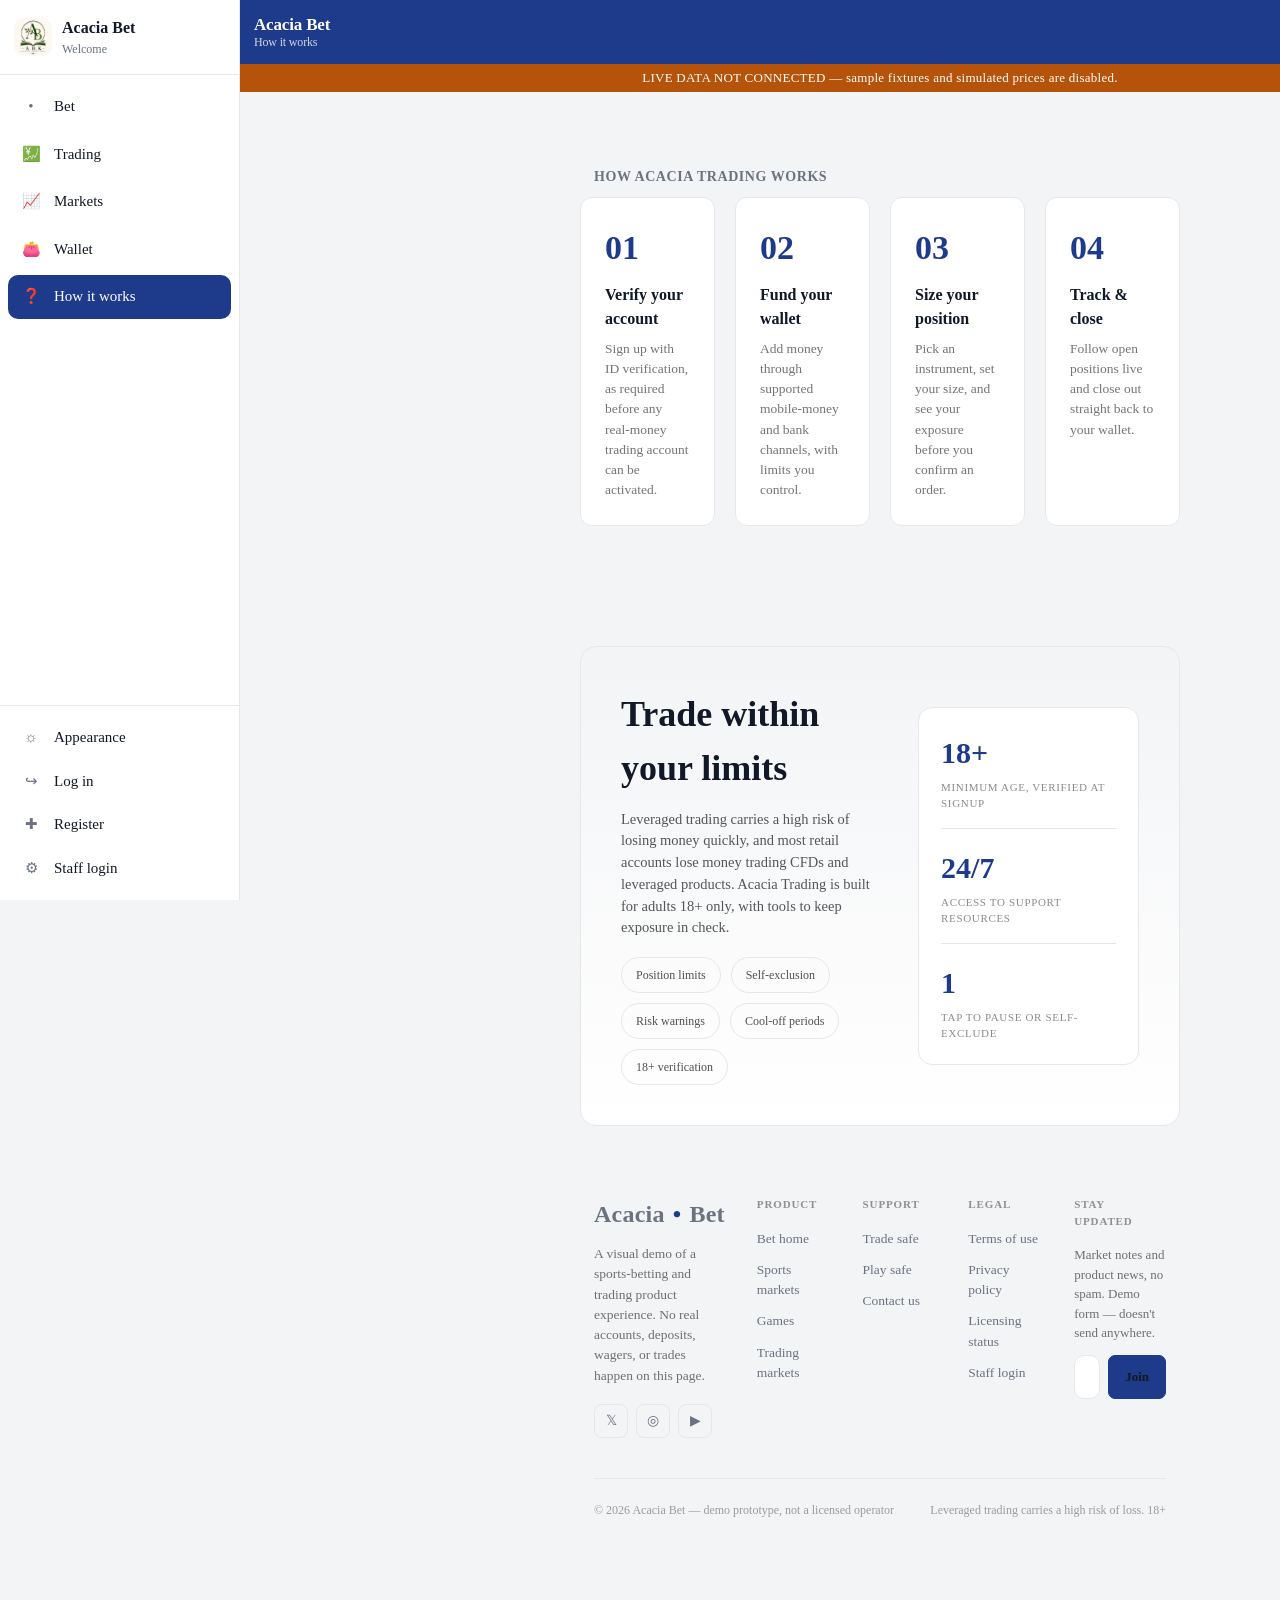
<file: trading-how.html>
<!DOCTYPE html>
<html lang="en">
<head>
<meta name="theme-color" content="#172554">
<meta name="apple-mobile-web-app-capable" content="yes">
<meta name="apple-mobile-web-app-title" content="Acacia Bet">
<link rel="manifest" href="manifest.webmanifest">
<link rel="apple-touch-icon" href="apple-touch-icon.png">
<link rel="icon" type="image/png" sizes="32x32" href="favicon-32.png">

<meta charset="UTF-8">
<meta name="viewport" content="width=device-width, initial-scale=1.0">
<title>Acacia Trading — How it works</title>

<link rel="stylesheet" href="styles.css">
<script src="acacia-appearance.js" data-app="bet"></script>
<link rel="stylesheet" href="acacia-stock-skin.css">
<script src="acacia-stock-shell.js" data-app="bet" data-icon="icon-192.png" defer></script>
</head>
<body class="page-trading-how">

<div class="demo-banner">ABOUT THIS DEMO — informational page, no real accounts or transactions on this site</div>

<header class="nav">
  <div class="nav-inner wrap">
    <div class="logo"><span>Acacia</span><span class="dot">•</span><span>Bet</span></div>
    <nav class="links">
      <a href="index.html">Bet</a>
      <a href="trading.html">Trading</a>
      <a href="trading-markets.html">Markets</a>
      <a href="trading-wallet.html">Wallet</a>
      <a href="trading-how.html" class="nav-active">How it works</a>
    </nav>
    <div class="nav-actions">
      <button class="theme-toggle" id="themeToggle" aria-label="Toggle dark mode" title="Toggle dark mode">🌙</button>
      <div class="logged-out-actions" id="loggedOutActions">
        <button class="btn" id="loginBtn">Log in</button>
        <button class="btn btn-gold" id="signupBtn">Sign up</button>
      </div>
      <div class="account-menu" id="accountMenu" style="display:none;">
        <button class="account-chip" id="accountChip">
          <span class="avatar" id="accountAvatar">D</span>
          <span id="accountName">Guest</span>
        </button>
        <div class="account-dropdown" id="accountDropdown">
          <button class="ad-item" type="button" onclick="AcaciaAppearance.open()">Appearance</button>
          <button class="ad-item" id="logoutBtn">Log out</button>
        </div>
      </div>
    </div>
  </div>
</header>

<section id="how">
  <div class="wrap">
    <div class="section-head"><h2>How Acacia Trading works</h2></div>
    <div class="steps">
      <div class="step">
        <div class="step-num">01</div>
        <h3>Verify your account</h3>
        <p>Sign up with ID verification, as required before any real-money trading account can be activated.</p>
      </div>
      <div class="step">
        <div class="step-num">02</div>
        <h3>Fund your wallet</h3>
        <p>Add money through supported mobile-money and bank channels, with limits you control.</p>
      </div>
      <div class="step">
        <div class="step-num">03</div>
        <h3>Size your position</h3>
        <p>Pick an instrument, set your size, and see your exposure before you confirm an order.</p>
      </div>
      <div class="step">
        <div class="step-num">04</div>
        <h3>Track & close</h3>
        <p>Follow open positions live and close out straight back to your wallet.</p>
      </div>
    </div>
  </div>
</section>
<section id="responsible">
  <div class="wrap">
    <div class="rg">
      <div>
        <h2>Trade within your limits</h2>
        <p>Leveraged trading carries a high risk of losing money quickly, and most retail accounts lose money trading CFDs and leveraged products. Acacia Trading is built for adults 18+ only, with tools to keep exposure in check.</p>
        <div class="rg-tags">
          <span class="rg-tag">Position limits</span>
          <span class="rg-tag">Self-exclusion</span>
          <span class="rg-tag">Risk warnings</span>
          <span class="rg-tag">Cool-off periods</span>
          <span class="rg-tag">18+ verification</span>
        </div>
      </div>
      <div class="rg-card">
        <div class="rg-num">18+</div>
        <div class="rg-lbl">Minimum age, verified at signup</div>
        <div class="rg-divider"></div>
        <div class="rg-num">24/7</div>
        <div class="rg-lbl">Access to support resources</div>
        <div class="rg-divider"></div>
        <div class="rg-num">1</div>
        <div class="rg-lbl">Tap to pause or self-exclude</div>
      </div>
    </div>
  </div>
</section>

<footer>
  <div class="wrap">
    <div class="footer-top">
      <div class="footer-brand">
        <div class="logo"><span>Acacia</span><span class="dot">•</span><span>Bet</span></div>
        <p>A visual demo of a sports-betting and trading product experience. No real accounts, deposits, wagers, or trades happen on this page.</p>
        <div class="footer-social">
          <a href="#" aria-label="X / Twitter">𝕏</a>
          <a href="#" aria-label="Instagram">◎</a>
          <a href="#" aria-label="YouTube">▶</a>
        </div>
      </div>
      <div class="footer-col">
        <h4>Product</h4>
        <a href="index.html">Bet home</a>
        <a href="markets.html">Sports markets</a>
        <a href="games.html">Games</a>
        <a href="trading-markets.html">Trading markets</a>
      </div>
      <div class="footer-col">
        <h4>Support</h4>
        <a href="trading-how.html#responsible">Trade safe</a>
        <a href="how.html#responsible">Play safe</a>
        <a href="#">Contact us</a>
      </div>
      <div class="footer-col">
        <h4>Legal</h4>
        <a href="#">Terms of use</a>
        <a href="#">Privacy policy</a>
        <a href="#">Licensing status</a>
          <a href="admin.html">Staff login</a>
      </div>
      <div class="footer-col footer-newsletter">
        <h4>Stay updated</h4>
        <p>Market notes and product news, no spam. Demo form — doesn't send anywhere.</p>
        <div class="footer-newsletter-row">
          <input type="text" placeholder="you@example.com" id="footerEmail">
          <button id="footerSubscribe">Join</button>
        </div>
      </div>
    </div>
    <div class="footer-divider"></div>
    <div class="footer-bottom">
      <span>© 2026 Acacia Bet — demo prototype, not a licensed operator</span>
      <span>Leveraged trading carries a high risk of loss. 18+</span>
      <button class="back-to-top" onclick="window.scrollTo({top:0,behavior:'smooth'})">↑ Back to top</button>
    </div>
  </div>
</footer>

<div class="modal-backdrop" id="orderModalBackdrop">
  <div class="modal">
    <div class="modal-head">
      <h3 id="orderModalTitle">Buy EUR/USD</h3>
      <button class="modal-close" id="orderModalClose">&times;</button>
    </div>
    <div class="modal-price-row">
      <span style="font-size:13px; color:rgba(var(--text-rgb),0.6);">Reference price</span>
      <span class="mp" id="modalPrice">1.1697</span>
    </div>
    <div class="field">
      <label>Position size (units)</label>
      <input type="text" value="1000" id="orderSize">
    </div>
    <div class="field">
      <label>Stop loss (optional)</label>
      <input type="text" placeholder="e.g. 1.1600">
    </div>
    <button class="btn btn-gold btn-lg" style="width:100%; margin-top:6px;" id="orderModalSubmit">Review order</button>
    <p class="modal-note">This is a cosmetic demo ticket — no order is sent and no real position is opened.</p>
  </div>
</div>

<div class="modal-backdrop" id="modalBackdrop">
  <div class="modal">
    <div class="modal-head">
      <h3 id="modalTitle">Welcome back</h3>
      <button class="modal-close" id="modalClose">&times;</button>
    </div>

    <div class="modal-tabs">
      <button class="modal-tab active" data-form="loginForm">Log in</button>
      <button class="modal-tab" data-form="signupForm">Sign up</button>
    </div>

    <form class="modal-form active" id="loginForm" novalidate>
      <div class="field" id="loginEmailField">
        <label>Email</label>
        <input type="text" id="loginEmail" placeholder="you@example.com" autocomplete="email">
        <div class="field-error">Enter a valid email address.</div>
      </div>
      <div class="field" id="loginPasswordField">
        <label>Password</label>
        <input type="password" id="loginPassword" placeholder="••••••••" autocomplete="current-password">
        <div class="field-error">Password must be at least 6 characters.</div>
      </div>
      <button type="submit" class="btn btn-gold btn-lg" style="width:100%; margin-top:6px;">Log in</button>
      <p class="modal-note">This is a cosmetic demo form — no account is created and no data is sent anywhere.</p>
    </form>

    <form class="modal-form" id="signupForm" novalidate>
      <div class="field" id="signupNameField">
        <label>Full name</label>
        <input type="text" id="signupName" placeholder="Jane Wanjiru" autocomplete="name">
        <div class="field-error">Enter your name.</div>
      </div>
      <div class="field" id="signupEmailField">
        <label>Email</label>
        <input type="text" id="signupEmail" placeholder="you@example.com" autocomplete="email">
        <div class="field-error">Enter a valid email address.</div>
      </div>
      <div class="field" id="signupPasswordField">
        <label>Password</label>
        <input type="password" id="signupPassword" placeholder="••••••••" autocomplete="new-password">
        <div class="field-error">Password must be at least 6 characters.</div>
      </div>
      <div class="field" id="signupConfirmField">
        <label>Confirm password</label>
        <input type="password" id="signupConfirm" placeholder="••••••••" autocomplete="new-password">
        <div class="field-error">Passwords don't match.</div>
      </div>
      <button type="submit" class="btn btn-gold btn-lg" style="width:100%; margin-top:6px;">Create demo account</button>
      <p class="modal-note">This is a cosmetic demo form — no account is created and no data is sent anywhere.</p>
    </form>
  </div>
</div>

<div class="toast" id="toast">Order preview only — demo</div>

<script src="audit-log.js"></script>
<script src="scripts.js"></script>
  <script type="module" src="supabase-auth.js"></script>
<script src="pwa-register.js" defer></script>
  <script src="production-data-guard.js"></script>
</body>
</html>
</file>
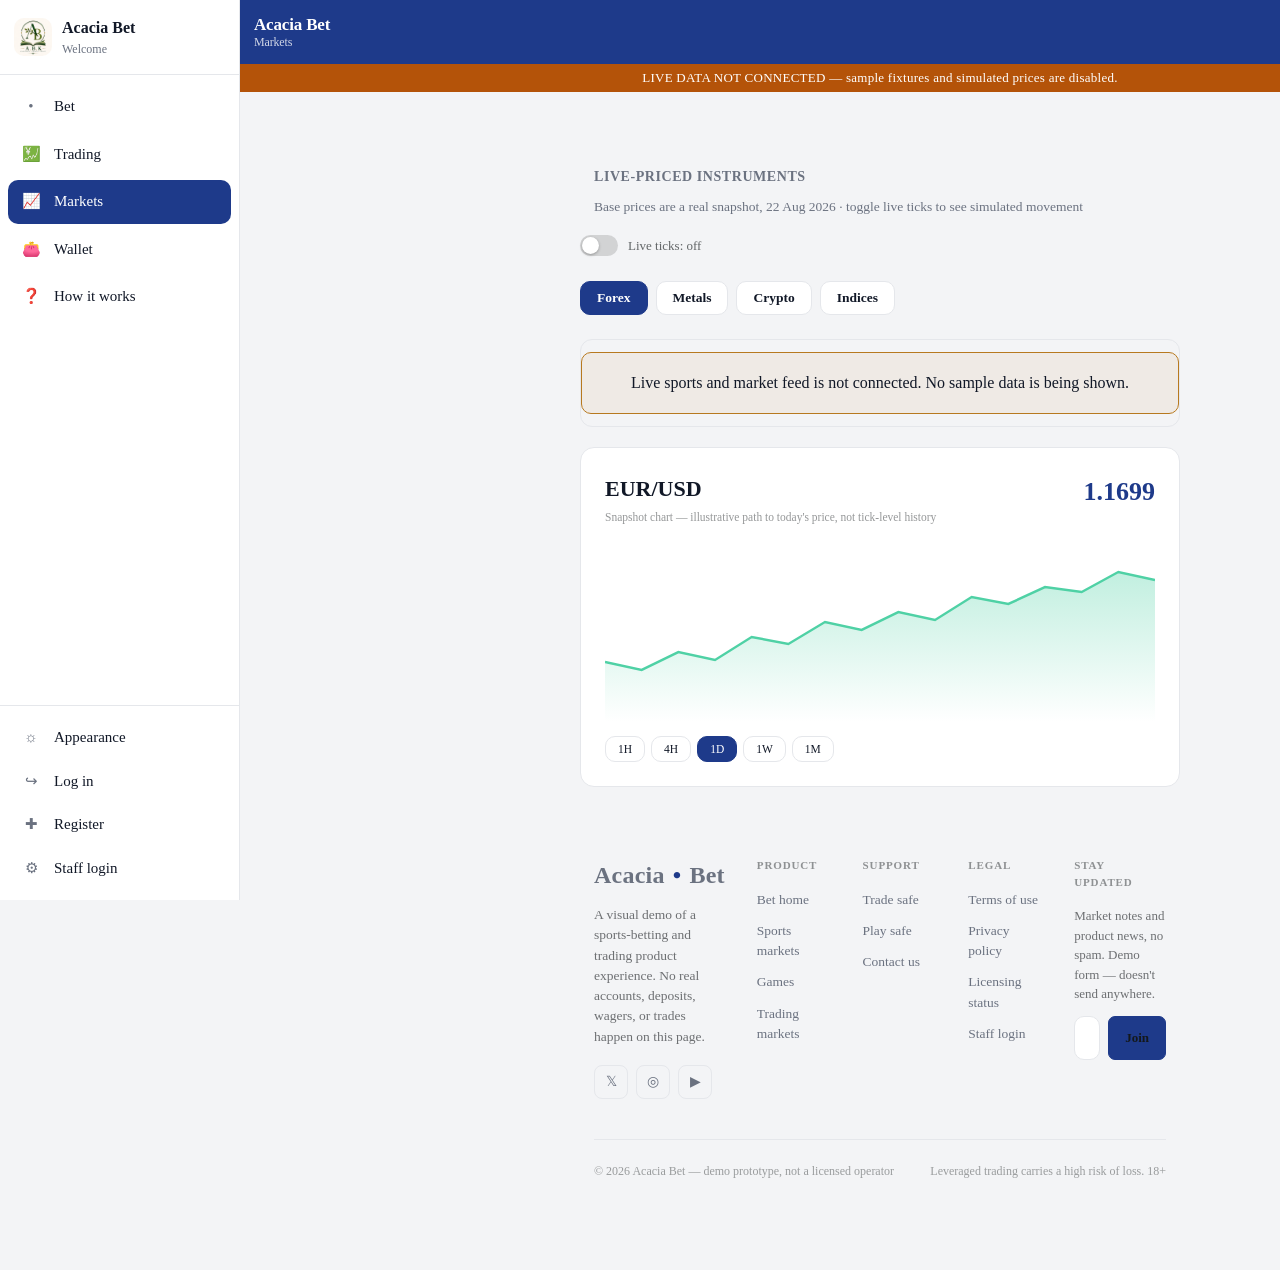
<file: trading-markets.html>
<!DOCTYPE html>
<html lang="en">
<head>
<meta name="theme-color" content="#172554">
<meta name="apple-mobile-web-app-capable" content="yes">
<meta name="apple-mobile-web-app-title" content="Acacia Bet">
<link rel="manifest" href="manifest.webmanifest">
<link rel="apple-touch-icon" href="apple-touch-icon.png">
<link rel="icon" type="image/png" sizes="32x32" href="favicon-32.png">

<meta charset="UTF-8">
<meta name="viewport" content="width=device-width, initial-scale=1.0">
<title>Acacia Trading — Markets</title>

<link rel="stylesheet" href="styles.css">
<script src="acacia-appearance.js" data-app="bet"></script>
<link rel="stylesheet" href="acacia-stock-skin.css">
<script src="acacia-stock-shell.js" data-app="bet" data-icon="icon-192.png" defer></script>
</head>
<body class="page-trading-markets">

<div class="demo-banner">LIVE-PRICED INSTRUMENTS — real snapshot prices, 22 Aug 2026 · toggle live ticks for simulated movement</div>

<header class="nav">
  <div class="nav-inner wrap">
    <div class="logo"><span>Acacia</span><span class="dot">•</span><span>Bet</span></div>
    <nav class="links">
      <a href="index.html">Bet</a>
      <a href="trading.html">Trading</a>
      <a href="trading-markets.html" class="nav-active">Markets</a>
      <a href="trading-wallet.html">Wallet</a>
      <a href="trading-how.html">How it works</a>
    </nav>
    <div class="nav-actions">
      <button class="theme-toggle" id="themeToggle" aria-label="Toggle dark mode" title="Toggle dark mode">🌙</button>
      <div class="logged-out-actions" id="loggedOutActions">
        <button class="btn" id="loginBtn">Log in</button>
        <button class="btn btn-gold" id="signupBtn">Sign up</button>
      </div>
      <div class="account-menu" id="accountMenu" style="display:none;">
        <button class="account-chip" id="accountChip">
          <span class="avatar" id="accountAvatar">D</span>
          <span id="accountName">Guest</span>
        </button>
        <div class="account-dropdown" id="accountDropdown">
          <button class="ad-item" type="button" onclick="AcaciaAppearance.open()">Appearance</button>
          <button class="ad-item" id="logoutBtn">Log out</button>
        </div>
      </div>
    </div>
  </div>
</header>

<section id="markets">
  <div class="wrap">
    <div class="section-head">
      <h2>Live-priced instruments</h2>
      <div class="section-note">Base prices are a real snapshot, 22 Aug 2026 · toggle live ticks to see simulated movement</div>
    </div>

    <div class="live-toggle-row">
      <label class="live-toggle">
        <span class="lt-switch" id="liveToggle"></span>
        <span id="liveToggleLabel">Live ticks: off</span>
      </label>
    </div>

    <div class="tabs">
      <button class="tab active">Forex</button>
      <button class="tab">Metals</button>
      <button class="tab">Crypto</button>
      <button class="tab">Indices</button>
    </div>

    <div class="market-table" id="marketTable">
      <div class="mt-head">
        <div>Instrument</div><div>Price</div><div>24h change</div><div>Spread</div><div>Trade</div>
      </div>
      <div class="mt-row" data-name="EUR/USD" data-price="1.1699">
        <div class="mt-instr">EUR/USD<span class="sub">Euro vs US Dollar</span></div>
        <div class="mt-val">1.1699</div>
        <div class="mt-val mt-change up">+0.15%</div>
        <div class="mt-val">0.8 pips</div>
        <div class="mt-actions">
          <button class="trade-btn buy">Buy</button>
          <button class="trade-btn sell">Sell</button>
        </div>
      </div>
      <div class="mt-row" data-name="USD/KES" data-price="129.43">
        <div class="mt-instr">USD/KES<span class="sub">US Dollar vs Kenyan Shilling</span></div>
        <div class="mt-val">129.43</div>
        <div class="mt-val mt-change up">+0.05%</div>
        <div class="mt-val">30 pips</div>
        <div class="mt-actions">
          <button class="trade-btn buy">Buy</button>
          <button class="trade-btn sell">Sell</button>
        </div>
      </div>
      <div class="mt-row" data-name="GBP/USD" data-price="1.3637">
        <div class="mt-instr">GBP/USD<span class="sub">British Pound vs US Dollar</span></div>
        <div class="mt-val">1.3637</div>
        <div class="mt-val mt-change up">+0.14%</div>
        <div class="mt-val">1.1 pips</div>
        <div class="mt-actions">
          <button class="trade-btn buy">Buy</button>
          <button class="trade-btn sell">Sell</button>
        </div>
      </div>
      <div class="mt-row" data-name="XAU/USD" data-price="4661.60">
        <div class="mt-instr">XAU/USD<span class="sub">Gold Spot</span></div>
        <div class="mt-val">4,661.60</div>
        <div class="mt-val mt-change up">+1.97%</div>
        <div class="mt-val">$0.35</div>
        <div class="mt-actions">
          <button class="trade-btn buy">Buy</button>
          <button class="trade-btn sell">Sell</button>
        </div>
      </div>
      <div class="mt-row" data-name="Crude Oil" data-price="86.64">
        <div class="mt-instr">CL (Crude Oil)<span class="sub">WTI, Sep 26 contract</span></div>
        <div class="mt-val">86.64</div>
        <div class="mt-val mt-change down">-0.22%</div>
        <div class="mt-val">$0.03</div>
        <div class="mt-actions">
          <button class="trade-btn buy">Buy</button>
          <button class="trade-btn sell">Sell</button>
        </div>
      </div>
      <div class="mt-row" data-name="BTC/USD" data-price="78473.05">
        <div class="mt-instr">BTC/USD<span class="sub">Bitcoin</span></div>
        <div class="mt-val">78,473.05</div>
        <div class="mt-val mt-change up">+6.50%</div>
        <div class="mt-val">$12.00</div>
        <div class="mt-actions">
          <button class="trade-btn buy">Buy</button>
          <button class="trade-btn sell">Sell</button>
        </div>
      </div>
    </div>

    <div class="chart-panel">
      <div class="chart-head">
        <div>
          <div class="chart-title">EUR/USD</div>
          <div style="font-family:var(--mono); font-size:11.5px; color:rgba(var(--text-rgb),0.45); margin-top:4px;">Snapshot chart — illustrative path to today's price, not tick-level history</div>
        </div>
        <div class="chart-price">1.1699</div>
      </div>
      <div class="chart-svg-wrap">
        <svg viewBox="0 0 600 180" width="100%" height="100%" preserveAspectRatio="none">
          <defs>
            <linearGradient id="chartGrad" x1="0" y1="0" x2="0" y2="1">
              <stop offset="0%" stop-color="#4FD1A5" stop-opacity="0.35"/>
              <stop offset="100%" stop-color="#4FD1A5" stop-opacity="0"/>
            </linearGradient>
          </defs>
          <polyline points="0,120 40,128 80,110 120,118 160,95 200,102 240,80 280,88 320,70 360,78 400,55 440,62 480,45 520,50 560,30 600,38"
            fill="none" stroke="#4FD1A5" stroke-width="2.5"/>
          <polygon points="0,120 40,128 80,110 120,118 160,95 200,102 240,80 280,88 320,70 360,78 400,55 440,62 480,45 520,50 560,30 600,38 600,180 0,180"
            fill="url(#chartGrad)"/>
        </svg>
      </div>
      <div class="chart-timeframes">
        <button class="tf-chip">1H</button>
        <button class="tf-chip">4H</button>
        <button class="tf-chip active">1D</button>
        <button class="tf-chip">1W</button>
        <button class="tf-chip">1M</button>
      </div>
    </div>
  </div>
</section>

<footer>
  <div class="wrap">
    <div class="footer-top">
      <div class="footer-brand">
        <div class="logo"><span>Acacia</span><span class="dot">•</span><span>Bet</span></div>
        <p>A visual demo of a sports-betting and trading product experience. No real accounts, deposits, wagers, or trades happen on this page.</p>
        <div class="footer-social">
          <a href="#" aria-label="X / Twitter">𝕏</a>
          <a href="#" aria-label="Instagram">◎</a>
          <a href="#" aria-label="YouTube">▶</a>
        </div>
      </div>
      <div class="footer-col">
        <h4>Product</h4>
        <a href="index.html">Bet home</a>
        <a href="markets.html">Sports markets</a>
        <a href="games.html">Games</a>
        <a href="trading-markets.html">Trading markets</a>
      </div>
      <div class="footer-col">
        <h4>Support</h4>
        <a href="trading-how.html#responsible">Trade safe</a>
        <a href="how.html#responsible">Play safe</a>
        <a href="#">Contact us</a>
      </div>
      <div class="footer-col">
        <h4>Legal</h4>
        <a href="#">Terms of use</a>
        <a href="#">Privacy policy</a>
        <a href="#">Licensing status</a>
          <a href="admin.html">Staff login</a>
      </div>
      <div class="footer-col footer-newsletter">
        <h4>Stay updated</h4>
        <p>Market notes and product news, no spam. Demo form — doesn't send anywhere.</p>
        <div class="footer-newsletter-row">
          <input type="text" placeholder="you@example.com" id="footerEmail">
          <button id="footerSubscribe">Join</button>
        </div>
      </div>
    </div>
    <div class="footer-divider"></div>
    <div class="footer-bottom">
      <span>© 2026 Acacia Bet — demo prototype, not a licensed operator</span>
      <span>Leveraged trading carries a high risk of loss. 18+</span>
      <button class="back-to-top" onclick="window.scrollTo({top:0,behavior:'smooth'})">↑ Back to top</button>
    </div>
  </div>
</footer>

<div class="modal-backdrop" id="orderModalBackdrop">
  <div class="modal">
    <div class="modal-head">
      <h3 id="orderModalTitle">Buy EUR/USD</h3>
      <button class="modal-close" id="orderModalClose">&times;</button>
    </div>
    <div class="modal-price-row">
      <span style="font-size:13px; color:rgba(var(--text-rgb),0.6);">Reference price</span>
      <span class="mp" id="modalPrice">1.1699</span>
    </div>
    <div class="field">
      <label>Position size (units)</label>
      <input type="text" value="1000" id="orderSize">
    </div>
    <div class="field">
      <label>Stop loss (optional)</label>
      <input type="text" placeholder="e.g. 1.1600">
    </div>
    <button class="btn btn-gold btn-lg" style="width:100%; margin-top:6px;" id="orderModalSubmit">Review order</button>
    <p class="modal-note">This is a cosmetic demo ticket — no order is sent and no real position is opened.</p>
  </div>
</div>

<div class="modal-backdrop" id="modalBackdrop">
  <div class="modal">
    <div class="modal-head">
      <h3 id="modalTitle">Welcome back</h3>
      <button class="modal-close" id="modalClose">&times;</button>
    </div>

    <div class="modal-tabs">
      <button class="modal-tab active" data-form="loginForm">Log in</button>
      <button class="modal-tab" data-form="signupForm">Sign up</button>
    </div>

    <form class="modal-form active" id="loginForm" novalidate>
      <div class="field" id="loginEmailField">
        <label>Email</label>
        <input type="text" id="loginEmail" placeholder="you@example.com" autocomplete="email">
        <div class="field-error">Enter a valid email address.</div>
      </div>
      <div class="field" id="loginPasswordField">
        <label>Password</label>
        <input type="password" id="loginPassword" placeholder="••••••••" autocomplete="current-password">
        <div class="field-error">Password must be at least 6 characters.</div>
      </div>
      <button type="submit" class="btn btn-gold btn-lg" style="width:100%; margin-top:6px;">Log in</button>
      <p class="modal-note">This is a cosmetic demo form — no account is created and no data is sent anywhere.</p>
    </form>

    <form class="modal-form" id="signupForm" novalidate>
      <div class="field" id="signupNameField">
        <label>Full name</label>
        <input type="text" id="signupName" placeholder="Jane Wanjiru" autocomplete="name">
        <div class="field-error">Enter your name.</div>
      </div>
      <div class="field" id="signupEmailField">
        <label>Email</label>
        <input type="text" id="signupEmail" placeholder="you@example.com" autocomplete="email">
        <div class="field-error">Enter a valid email address.</div>
      </div>
      <div class="field" id="signupPasswordField">
        <label>Password</label>
        <input type="password" id="signupPassword" placeholder="••••••••" autocomplete="new-password">
        <div class="field-error">Password must be at least 6 characters.</div>
      </div>
      <div class="field" id="signupConfirmField">
        <label>Confirm password</label>
        <input type="password" id="signupConfirm" placeholder="••••••••" autocomplete="new-password">
        <div class="field-error">Passwords don't match.</div>
      </div>
      <button type="submit" class="btn btn-gold btn-lg" style="width:100%; margin-top:6px;">Create demo account</button>
      <p class="modal-note">This is a cosmetic demo form — no account is created and no data is sent anywhere.</p>
    </form>
  </div>
</div>

<div class="toast" id="toast">Order preview only — demo</div>

<script src="audit-log.js"></script>
<script src="scripts.js"></script>
  <script type="module" src="supabase-auth.js"></script>
<script src="pwa-register.js" defer></script>
  <script src="production-data-guard.js"></script>
</body>
</html>
</file>
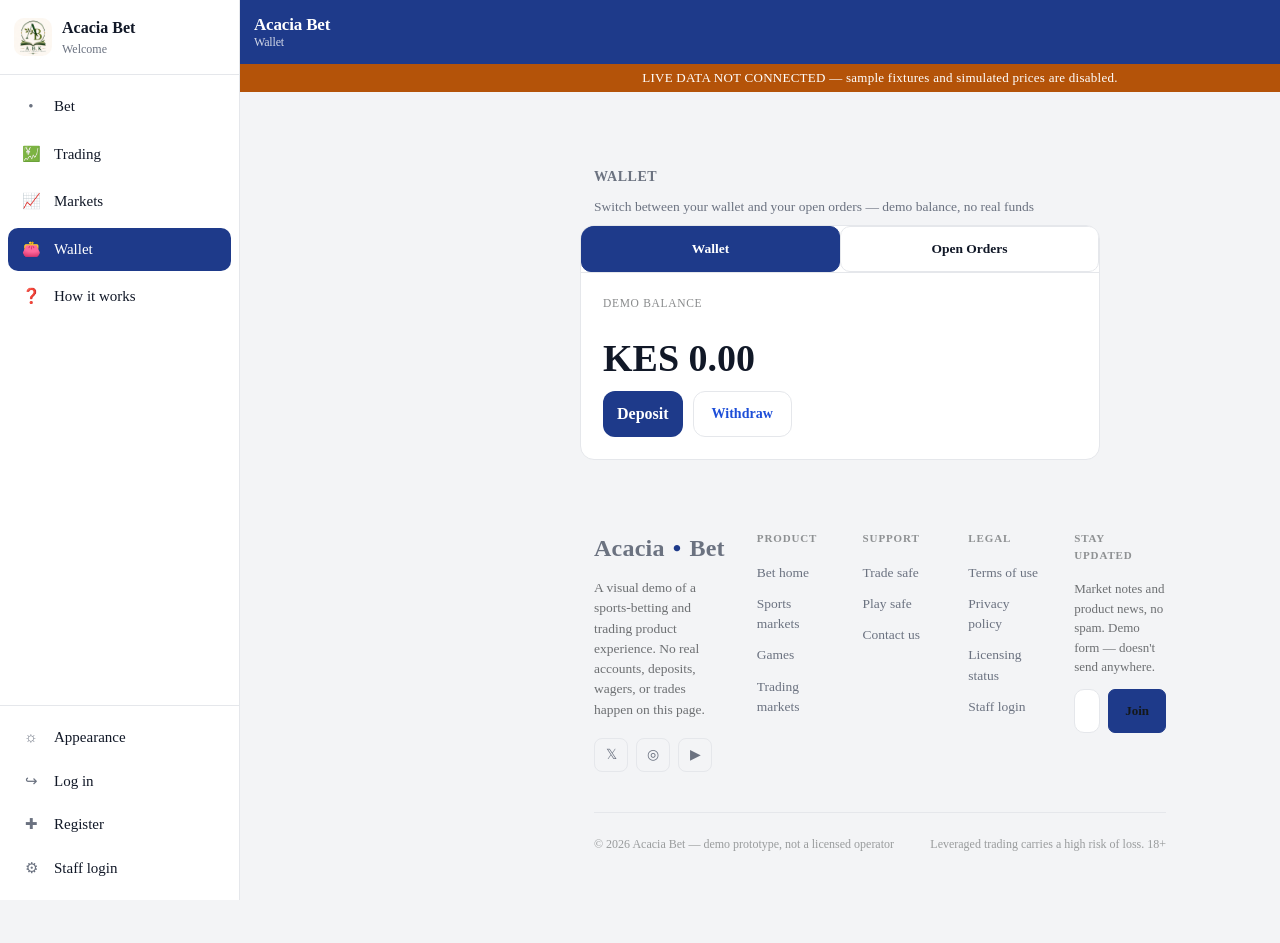
<file: trading-wallet.html>
<!DOCTYPE html>
<html lang="en">
<head>
<meta name="theme-color" content="#172554">
<meta name="apple-mobile-web-app-capable" content="yes">
<meta name="apple-mobile-web-app-title" content="Acacia Bet">
<link rel="manifest" href="manifest.webmanifest">
<link rel="apple-touch-icon" href="apple-touch-icon.png">
<link rel="icon" type="image/png" sizes="32x32" href="favicon-32.png">

<meta charset="UTF-8">
<meta name="viewport" content="width=device-width, initial-scale=1.0">
<title>Acacia Trading — Wallet</title>

<link rel="stylesheet" href="styles.css">
<script src="acacia-appearance.js" data-app="bet"></script>
<link rel="stylesheet" href="acacia-stock-skin.css">
<script src="acacia-stock-shell.js" data-app="bet" data-icon="icon-192.png" defer></script>
</head>
<body class="page-trading-wallet">

<div class="demo-banner">DEMO WALLET — balance and open orders shown here are simulated, no real funds are held or moved</div>

<header class="nav">
  <div class="nav-inner wrap">
    <div class="logo"><span>Acacia</span><span class="dot">•</span><span>Bet</span></div>
    <nav class="links">
      <a href="index.html">Bet</a>
      <a href="trading.html">Trading</a>
      <a href="trading-markets.html">Markets</a>
      <a href="trading-wallet.html" class="nav-active">Wallet</a>
      <a href="trading-how.html">How it works</a>
    </nav>
    <div class="nav-actions">
      <button class="theme-toggle" id="themeToggle" aria-label="Toggle dark mode" title="Toggle dark mode">🌙</button>
      <div class="logged-out-actions" id="loggedOutActions">
        <button class="btn" id="loginBtn">Log in</button>
        <button class="btn btn-gold" id="signupBtn">Sign up</button>
      </div>
      <div class="account-menu" id="accountMenu" style="display:none;">
        <button class="account-chip" id="accountChip">
          <span class="avatar" id="accountAvatar">D</span>
          <span id="accountName">Guest</span>
        </button>
        <div class="account-dropdown" id="accountDropdown">
          <button class="ad-item" type="button" onclick="AcaciaAppearance.open()">Appearance</button>
          <button class="ad-item" id="logoutBtn">Log out</button>
        </div>
      </div>
    </div>
  </div>
</header>

<section id="wallet">
  <div class="wrap">
    <div class="section-head">
      <h2>Wallet</h2>
      <div class="section-note">Switch between your wallet and your open orders — demo balance, no real funds</div>
    </div>

    <div class="wallet-card">
      <div class="wallet-tabs">
        <button class="wallet-tab active" data-pane="walletPane">Wallet</button>
        <button class="wallet-tab" data-pane="ordersPane">Open Orders</button>
      </div>
      <div class="wallet-pane active" id="walletPane">
        <div class="wallet-balance-lbl">Demo balance</div>
        <div class="wallet-balance">KES 10,000.00</div>
        <div class="wallet-actions">
          <button class="btn btn-gold" id="depositBtn">Deposit</button>
          <button class="btn" id="withdrawBtn">Withdraw</button>
        </div>
      </div>
      <div class="wallet-pane" id="ordersPane">
        <div class="wallet-balance-lbl">Open orders</div>
        <div class="slip-empty" id="ordersEmptyMsg">No open orders yet — tap Buy or Sell on any instrument to add it here (demo only).</div>
      </div>
    </div>
  </div>
</section>

<footer>
  <div class="wrap">
    <div class="footer-top">
      <div class="footer-brand">
        <div class="logo"><span>Acacia</span><span class="dot">•</span><span>Bet</span></div>
        <p>A visual demo of a sports-betting and trading product experience. No real accounts, deposits, wagers, or trades happen on this page.</p>
        <div class="footer-social">
          <a href="#" aria-label="X / Twitter">𝕏</a>
          <a href="#" aria-label="Instagram">◎</a>
          <a href="#" aria-label="YouTube">▶</a>
        </div>
      </div>
      <div class="footer-col">
        <h4>Product</h4>
        <a href="index.html">Bet home</a>
        <a href="markets.html">Sports markets</a>
        <a href="games.html">Games</a>
        <a href="trading-markets.html">Trading markets</a>
      </div>
      <div class="footer-col">
        <h4>Support</h4>
        <a href="trading-how.html#responsible">Trade safe</a>
        <a href="how.html#responsible">Play safe</a>
        <a href="#">Contact us</a>
      </div>
      <div class="footer-col">
        <h4>Legal</h4>
        <a href="#">Terms of use</a>
        <a href="#">Privacy policy</a>
        <a href="#">Licensing status</a>
          <a href="admin.html">Staff login</a>
      </div>
      <div class="footer-col footer-newsletter">
        <h4>Stay updated</h4>
        <p>Market notes and product news, no spam. Demo form — doesn't send anywhere.</p>
        <div class="footer-newsletter-row">
          <input type="text" placeholder="you@example.com" id="footerEmail">
          <button id="footerSubscribe">Join</button>
        </div>
      </div>
    </div>
    <div class="footer-divider"></div>
    <div class="footer-bottom">
      <span>© 2026 Acacia Bet — demo prototype, not a licensed operator</span>
      <span>Leveraged trading carries a high risk of loss. 18+</span>
      <button class="back-to-top" onclick="window.scrollTo({top:0,behavior:'smooth'})">↑ Back to top</button>
    </div>
  </div>
</footer>

<div class="modal-backdrop" id="orderModalBackdrop">
  <div class="modal">
    <div class="modal-head">
      <h3 id="orderModalTitle">Buy EUR/USD</h3>
      <button class="modal-close" id="orderModalClose">&times;</button>
    </div>
    <div class="modal-price-row">
      <span style="font-size:13px; color:rgba(var(--text-rgb),0.6);">Reference price</span>
      <span class="mp" id="modalPrice">1.1697</span>
    </div>
    <div class="field">
      <label>Position size (units)</label>
      <input type="text" value="1000" id="orderSize">
    </div>
    <div class="field">
      <label>Stop loss (optional)</label>
      <input type="text" placeholder="e.g. 1.1600">
    </div>
    <button class="btn btn-gold btn-lg" style="width:100%; margin-top:6px;" id="orderModalSubmit">Review order</button>
    <p class="modal-note">This is a cosmetic demo ticket — no order is sent and no real position is opened.</p>
  </div>
</div>

<div class="modal-backdrop" id="modalBackdrop">
  <div class="modal">
    <div class="modal-head">
      <h3 id="modalTitle">Welcome back</h3>
      <button class="modal-close" id="modalClose">&times;</button>
    </div>

    <div class="modal-tabs">
      <button class="modal-tab active" data-form="loginForm">Log in</button>
      <button class="modal-tab" data-form="signupForm">Sign up</button>
    </div>

    <form class="modal-form active" id="loginForm" novalidate>
      <div class="field" id="loginEmailField">
        <label>Email</label>
        <input type="text" id="loginEmail" placeholder="you@example.com" autocomplete="email">
        <div class="field-error">Enter a valid email address.</div>
      </div>
      <div class="field" id="loginPasswordField">
        <label>Password</label>
        <input type="password" id="loginPassword" placeholder="••••••••" autocomplete="current-password">
        <div class="field-error">Password must be at least 6 characters.</div>
      </div>
      <button type="submit" class="btn btn-gold btn-lg" style="width:100%; margin-top:6px;">Log in</button>
      <p class="modal-note">This is a cosmetic demo form — no account is created and no data is sent anywhere.</p>
    </form>

    <form class="modal-form" id="signupForm" novalidate>
      <div class="field" id="signupNameField">
        <label>Full name</label>
        <input type="text" id="signupName" placeholder="Jane Wanjiru" autocomplete="name">
        <div class="field-error">Enter your name.</div>
      </div>
      <div class="field" id="signupEmailField">
        <label>Email</label>
        <input type="text" id="signupEmail" placeholder="you@example.com" autocomplete="email">
        <div class="field-error">Enter a valid email address.</div>
      </div>
      <div class="field" id="signupPasswordField">
        <label>Password</label>
        <input type="password" id="signupPassword" placeholder="••••••••" autocomplete="new-password">
        <div class="field-error">Password must be at least 6 characters.</div>
      </div>
      <div class="field" id="signupConfirmField">
        <label>Confirm password</label>
        <input type="password" id="signupConfirm" placeholder="••••••••" autocomplete="new-password">
        <div class="field-error">Passwords don't match.</div>
      </div>
      <button type="submit" class="btn btn-gold btn-lg" style="width:100%; margin-top:6px;">Create demo account</button>
      <p class="modal-note">This is a cosmetic demo form — no account is created and no data is sent anywhere.</p>
    </form>
  </div>
</div>

<div class="toast" id="toast">Order preview only — demo</div>

<script src="audit-log.js"></script>
<script src="scripts.js"></script>
  <script type="module" src="supabase-auth.js"></script>
<script src="pwa-register.js" defer></script>
  <script src="production-data-guard.js"></script>
</body>
</html>
</file>
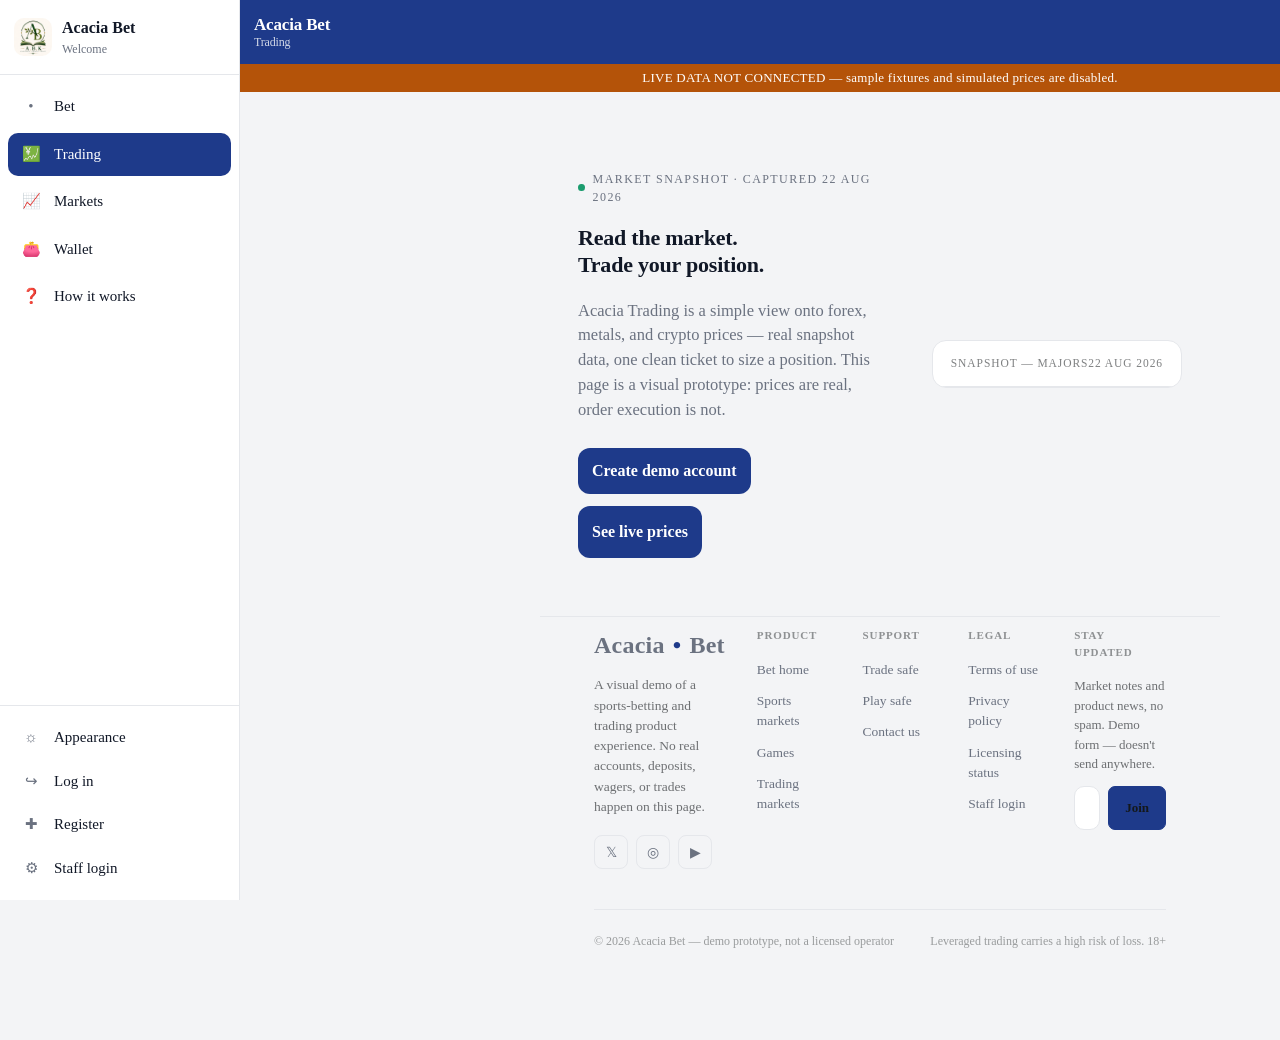
<file: trading.html>
<!DOCTYPE html>
<html lang="en">
<head>
<meta name="theme-color" content="#172554">
<meta name="apple-mobile-web-app-capable" content="yes">
<meta name="apple-mobile-web-app-title" content="Acacia Bet">
<link rel="manifest" href="manifest.webmanifest">
<link rel="apple-touch-icon" href="apple-touch-icon.png">
<link rel="icon" type="image/png" sizes="32x32" href="favicon-32.png">

<meta charset="UTF-8">
<meta name="viewport" content="width=device-width, initial-scale=1.0">
<title>Acacia Trading — Home</title>

<link rel="stylesheet" href="styles.css">
<script src="acacia-appearance.js" data-app="bet"></script>
<link rel="stylesheet" href="acacia-stock-skin.css">
<script src="acacia-stock-shell.js" data-app="bet" data-icon="icon-192.png" defer></script>
</head>
<body class="page-trading">

<div class="demo-banner">LIVE MARKET SNAPSHOT, DEMO PLATFORM — real prices captured Aug 22, 2026 · no accounts, deposits, or trades are executed on this page</div>

<header class="nav">
  <div class="nav-inner wrap">
    <div class="logo"><span>Acacia</span><span class="dot">•</span><span>Bet</span></div>
    <nav class="links">
      <a href="index.html">Bet</a>
      <a href="trading.html" class="nav-active">Trading</a>
      <a href="trading-markets.html">Markets</a>
      <a href="trading-wallet.html">Wallet</a>
      <a href="trading-how.html">How it works</a>
    </nav>
    <div class="nav-actions">
      <button class="theme-toggle" id="themeToggle" aria-label="Toggle dark mode" title="Toggle dark mode">🌙</button>
      <div class="logged-out-actions" id="loggedOutActions">
        <button class="btn" id="loginBtn">Log in</button>
        <button class="btn btn-gold" id="signupBtn">Sign up</button>
      </div>
      <div class="account-menu" id="accountMenu" style="display:none;">
        <button class="account-chip" id="accountChip">
          <span class="avatar" id="accountAvatar">D</span>
          <span id="accountName">Guest</span>
        </button>
        <div class="account-dropdown" id="accountDropdown">
          <button class="ad-item" type="button" onclick="AcaciaAppearance.open()">Appearance</button>
          <button class="ad-item" id="logoutBtn">Log out</button>
        </div>
      </div>
    </div>
  </div>
</header>

<section class="hero">
  <div class="hero-inner wrap">
    <div>
      <div class="eyebrow"><span class="live-pip"></span> Market snapshot · captured 22 Aug 2026</div>
      <h1>Read the market.<br>Trade your <span class="accent">position</span>.</h1>
      <p class="hero-sub">Acacia Trading is a simple view onto forex, metals, and crypto prices — real snapshot data, one clean ticket to size a position. This page is a visual prototype: prices are real, order execution is not.</p>
      <div class="hero-cta">
        <button class="btn btn-gold btn-lg" id="heroSignup">Create demo account</button>
        <a href="trading-markets.html" class="btn btn-lg">See live prices</a>
      </div>
    </div>

    <div class="snapshot-card">
      <div class="snapshot-head"><span>Snapshot — majors</span><span>22 Aug 2026</span></div>
      <div class="snap-row">
        <div class="snap-pair">EUR/USD<span class="full">Euro / US Dollar</span></div>
        <div>
          <div class="snap-price">1.1699</div>
          <div class="snap-change up">+0.15%</div>
        </div>
      </div>
      <div class="snap-row">
        <div class="snap-pair">USD/KES<span class="full">US Dollar / Kenyan Shilling</span></div>
        <div>
          <div class="snap-price">129.43</div>
          <div class="snap-change up">+0.05%</div>
        </div>
      </div>
      <div class="snap-row">
        <div class="snap-pair">XAU/USD<span class="full">Gold Spot</span></div>
        <div>
          <div class="snap-price">4,661.60</div>
          <div class="snap-change up">+1.97%</div>
        </div>
      </div>
      <div class="snap-row">
        <div class="snap-pair">BTC/USD<span class="full">Bitcoin</span></div>
        <div>
          <div class="snap-price">78,473.05</div>
          <div class="snap-change up">+6.50%</div>
        </div>
      </div>
    </div>
  </div>
</section>

<footer>
  <div class="wrap">
    <div class="footer-top">
      <div class="footer-brand">
        <div class="logo"><span>Acacia</span><span class="dot">•</span><span>Bet</span></div>
        <p>A visual demo of a sports-betting and trading product experience. No real accounts, deposits, wagers, or trades happen on this page.</p>
        <div class="footer-social">
          <a href="#" aria-label="X / Twitter">𝕏</a>
          <a href="#" aria-label="Instagram">◎</a>
          <a href="#" aria-label="YouTube">▶</a>
        </div>
      </div>
      <div class="footer-col">
        <h4>Product</h4>
        <a href="index.html">Bet home</a>
        <a href="markets.html">Sports markets</a>
        <a href="games.html">Games</a>
        <a href="trading-markets.html">Trading markets</a>
      </div>
      <div class="footer-col">
        <h4>Support</h4>
        <a href="trading-how.html#responsible">Trade safe</a>
        <a href="how.html#responsible">Play safe</a>
        <a href="#">Contact us</a>
      </div>
      <div class="footer-col">
        <h4>Legal</h4>
        <a href="#">Terms of use</a>
        <a href="#">Privacy policy</a>
        <a href="#">Licensing status</a>
          <a href="admin.html">Staff login</a>
      </div>
      <div class="footer-col footer-newsletter">
        <h4>Stay updated</h4>
        <p>Market notes and product news, no spam. Demo form — doesn't send anywhere.</p>
        <div class="footer-newsletter-row">
          <input type="text" placeholder="you@example.com" id="footerEmail">
          <button id="footerSubscribe">Join</button>
        </div>
      </div>
    </div>
    <div class="footer-divider"></div>
    <div class="footer-bottom">
      <span>© 2026 Acacia Bet — demo prototype, not a licensed operator</span>
      <span>Leveraged trading carries a high risk of loss. 18+</span>
      <button class="back-to-top" onclick="window.scrollTo({top:0,behavior:'smooth'})">↑ Back to top</button>
    </div>
  </div>
</footer>

<div class="modal-backdrop" id="orderModalBackdrop">
  <div class="modal">
    <div class="modal-head">
      <h3 id="orderModalTitle">Buy EUR/USD</h3>
      <button class="modal-close" id="orderModalClose">&times;</button>
    </div>
    <div class="modal-price-row">
      <span style="font-size:13px; color:rgba(var(--text-rgb),0.6);">Reference price</span>
      <span class="mp" id="modalPrice">1.1699</span>
    </div>
    <div class="field">
      <label>Position size (units)</label>
      <input type="text" value="1000" id="orderSize">
    </div>
    <div class="field">
      <label>Stop loss (optional)</label>
      <input type="text" placeholder="e.g. 1.1600">
    </div>
    <button class="btn btn-gold btn-lg" style="width:100%; margin-top:6px;" id="orderModalSubmit">Review order</button>
    <p class="modal-note">This is a cosmetic demo ticket — no order is sent and no real position is opened.</p>
  </div>
</div>

<div class="modal-backdrop" id="modalBackdrop">
  <div class="modal">
    <div class="modal-head">
      <h3 id="modalTitle">Welcome back</h3>
      <button class="modal-close" id="modalClose">&times;</button>
    </div>

    <div class="modal-tabs">
      <button class="modal-tab active" data-form="loginForm">Log in</button>
      <button class="modal-tab" data-form="signupForm">Sign up</button>
    </div>

    <form class="modal-form active" id="loginForm" novalidate>
      <div class="field" id="loginEmailField">
        <label>Email</label>
        <input type="text" id="loginEmail" placeholder="you@example.com" autocomplete="email">
        <div class="field-error">Enter a valid email address.</div>
      </div>
      <div class="field" id="loginPasswordField">
        <label>Password</label>
        <input type="password" id="loginPassword" placeholder="••••••••" autocomplete="current-password">
        <div class="field-error">Password must be at least 6 characters.</div>
      </div>
      <button type="submit" class="btn btn-gold btn-lg" style="width:100%; margin-top:6px;">Log in</button>
      <p class="modal-note">This is a cosmetic demo form — no account is created and no data is sent anywhere.</p>
    </form>

    <form class="modal-form" id="signupForm" novalidate>
      <div class="field" id="signupNameField">
        <label>Full name</label>
        <input type="text" id="signupName" placeholder="Jane Wanjiru" autocomplete="name">
        <div class="field-error">Enter your name.</div>
      </div>
      <div class="field" id="signupEmailField">
        <label>Email</label>
        <input type="text" id="signupEmail" placeholder="you@example.com" autocomplete="email">
        <div class="field-error">Enter a valid email address.</div>
      </div>
      <div class="field" id="signupPasswordField">
        <label>Password</label>
        <input type="password" id="signupPassword" placeholder="••••••••" autocomplete="new-password">
        <div class="field-error">Password must be at least 6 characters.</div>
      </div>
      <div class="field" id="signupConfirmField">
        <label>Confirm password</label>
        <input type="password" id="signupConfirm" placeholder="••••••••" autocomplete="new-password">
        <div class="field-error">Passwords don't match.</div>
      </div>
      <button type="submit" class="btn btn-gold btn-lg" style="width:100%; margin-top:6px;">Create demo account</button>
      <p class="modal-note">This is a cosmetic demo form — no account is created and no data is sent anywhere.</p>
    </form>
  </div>
</div>

<div class="toast" id="toast">Order preview only — demo</div>

<script src="audit-log.js"></script>
<script src="scripts.js"></script>
  <script type="module" src="supabase-auth.js"></script>
<script src="pwa-register.js" defer></script>
  <script src="production-data-guard.js"></script>
</body>
</html>
</file>
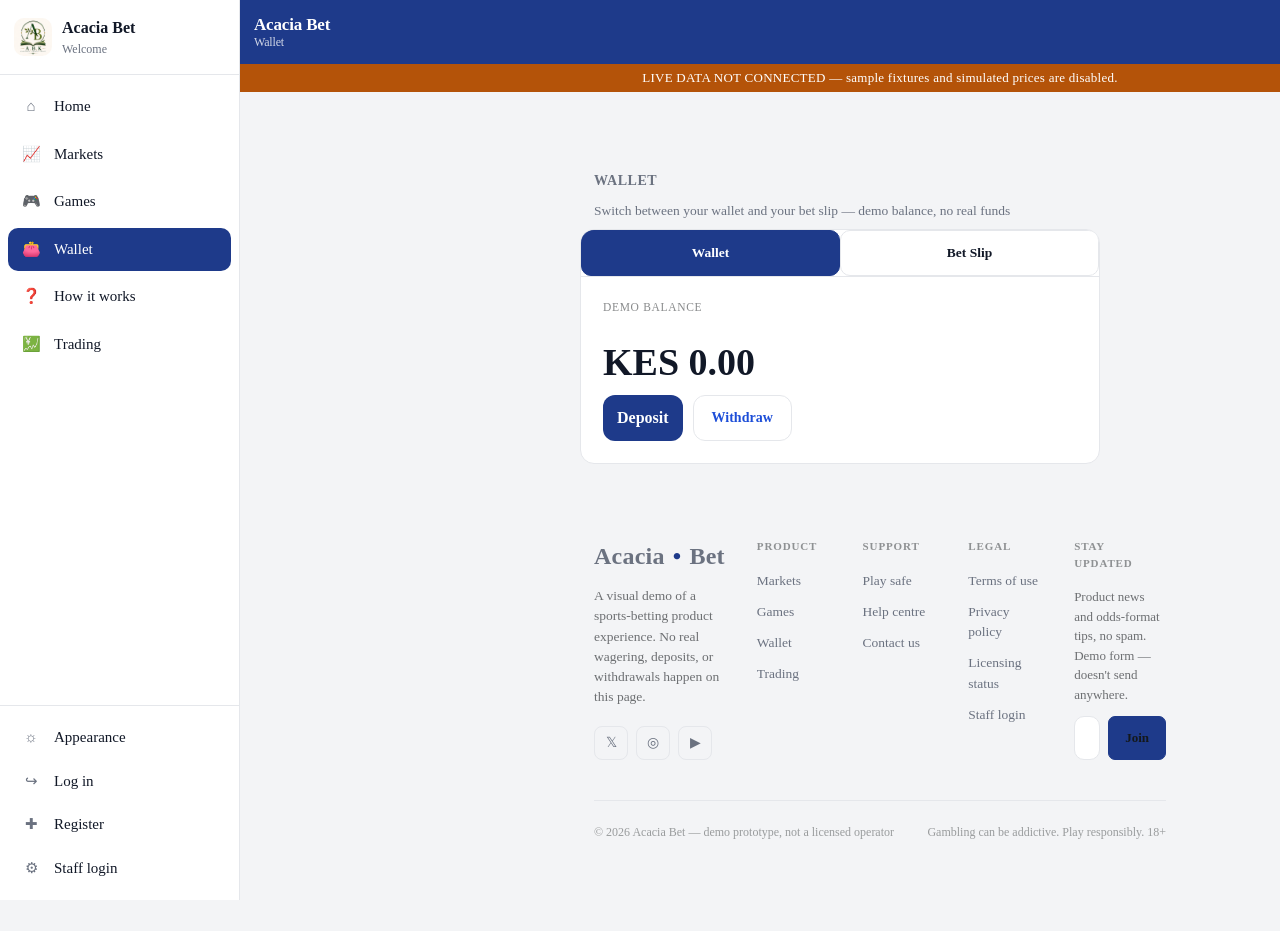
<file: wallet.html>
<!DOCTYPE html>
<html lang="en">
<head>
<meta name="theme-color" content="#172554">
<meta name="apple-mobile-web-app-capable" content="yes">
<meta name="apple-mobile-web-app-title" content="Acacia Bet">
<link rel="manifest" href="manifest.webmanifest">
<link rel="apple-touch-icon" href="apple-touch-icon.png">
<link rel="icon" type="image/png" sizes="32x32" href="favicon-32.png">

<meta charset="UTF-8">
<meta name="viewport" content="width=device-width, initial-scale=1.0">
<title>Acacia Bet — Wallet</title>

<link rel="stylesheet" href="styles.css">
<script src="acacia-appearance.js" data-app="bet"></script>
<link rel="stylesheet" href="acacia-stock-skin.css">
<script src="acacia-stock-shell.js" data-app="bet" data-icon="icon-192.png" defer></script>
</head>
<body class="page-wallet">

<div class="demo-banner">DEMO WALLET — balance and bet slip shown here are simulated, no real funds are held or moved</div>

<header class="nav">
  <div class="nav-inner wrap">
    <div class="logo"><span>Acacia</span><span class="dot">•</span><span>Bet</span></div>
    <nav class="links">
      <a href="index.html">Home</a>
      <a href="markets.html">Markets</a>
      <a href="games.html">Games</a>
      <a href="wallet.html" class="nav-active">Wallet</a>
      <a href="how.html">How it works</a>
      <a href="trading.html">Trading</a>
    </nav>
    <div class="nav-actions">
      <button class="theme-toggle" id="themeToggle" aria-label="Toggle dark mode" title="Toggle dark mode">🌙</button>
      <div class="logged-out-actions" id="loggedOutActions">
        <button class="btn" id="loginBtn">Log in</button>
        <button class="btn btn-gold" id="signupBtn">Sign up</button>
      </div>
      <div class="account-menu" id="accountMenu" style="display:none;">
        <button class="account-chip" id="accountChip">
          <span class="avatar" id="accountAvatar">D</span>
          <span id="accountName">Guest</span>
        </button>
        <div class="account-dropdown" id="accountDropdown">
          <button class="ad-item" type="button" onclick="AcaciaAppearance.open()">Appearance</button>
          <button class="ad-item" id="logoutBtn">Log out</button>
        </div>
      </div>
    </div>
  </div>
</header>

<section id="wallet">
  <div class="wrap">
    <div class="section-head">
      <h2>Wallet</h2>
      <div class="section-note">Switch between your wallet and your bet slip — demo balance, no real funds</div>
    </div>

    <div class="wallet-card">
      <div class="wallet-tabs">
        <button class="wallet-tab active" data-pane="walletPane">Wallet</button>
        <button class="wallet-tab" data-pane="slipPane">Bet Slip</button>
      </div>
      <div class="wallet-pane active" id="walletPane">
        <div class="wallet-balance-lbl">Demo balance</div>
        <div class="wallet-balance">KES 10,000.00</div>
        <div class="wallet-actions">
          <button class="btn btn-gold" id="depositBtn">Deposit</button>
          <button class="btn" id="withdrawBtn">Withdraw</button>
        </div>
      </div>
      <div class="wallet-pane" id="slipPane">
        <div class="wallet-balance-lbl">Bet slip</div>
        <div class="slip-empty" id="slipEmptyMsg">No selections yet — tap any odds button to add it here (demo only).</div>
      </div>
    </div>
  </div>
</section>

<footer>
  <div class="wrap">
    <div class="footer-top">
      <div class="footer-brand">
        <div class="logo"><span>Acacia</span><span class="dot">•</span><span>Bet</span></div>
        <p>A visual demo of a sports-betting product experience. No real wagering, deposits, or withdrawals happen on this page.</p>
        <div class="footer-social">
          <a href="#" aria-label="X / Twitter">𝕏</a>
          <a href="#" aria-label="Instagram">◎</a>
          <a href="#" aria-label="YouTube">▶</a>
        </div>
      </div>
      <div class="footer-col">
        <h4>Product</h4>
        <a href="markets.html">Markets</a>
        <a href="games.html">Games</a>
        <a href="wallet.html">Wallet</a>
        <a href="trading.html">Trading</a>
      </div>
      <div class="footer-col">
        <h4>Support</h4>
        <a href="how.html#responsible">Play safe</a>
        <a href="#">Help centre</a>
        <a href="#">Contact us</a>
      </div>
      <div class="footer-col">
        <h4>Legal</h4>
        <a href="#">Terms of use</a>
        <a href="#">Privacy policy</a>
        <a href="#">Licensing status</a>
          <a href="admin.html">Staff login</a>
      </div>
      <div class="footer-col footer-newsletter">
        <h4>Stay updated</h4>
        <p>Product news and odds-format tips, no spam. Demo form — doesn't send anywhere.</p>
        <div class="footer-newsletter-row">
          <input type="text" placeholder="you@example.com" id="footerEmail">
          <button id="footerSubscribe">Join</button>
        </div>
      </div>
    </div>
    <div class="footer-divider"></div>
    <div class="footer-bottom">
      <span>© 2026 Acacia Bet — demo prototype, not a licensed operator</span>
      <span>Gambling can be addictive. Play responsibly. 18+</span>
      <button class="back-to-top" onclick="window.scrollTo({top:0,behavior:'smooth'})">↑ Back to top</button>
    </div>
  </div>
</footer>

<div class="modal-backdrop" id="modalBackdrop">
  <div class="modal">
    <div class="modal-head">
      <h3 id="modalTitle">Welcome back</h3>
      <button class="modal-close" id="modalClose">&times;</button>
    </div>

    <div class="modal-tabs">
      <button class="modal-tab active" data-form="loginForm">Log in</button>
      <button class="modal-tab" data-form="signupForm">Sign up</button>
    </div>

    <form class="modal-form active" id="loginForm" novalidate>
      <div class="field" id="loginEmailField">
        <label>Email</label>
        <input type="text" id="loginEmail" placeholder="you@example.com" autocomplete="email">
        <div class="field-error">Enter a valid email address.</div>
      </div>
      <div class="field" id="loginPasswordField">
        <label>Password</label>
        <input type="password" id="loginPassword" placeholder="••••••••" autocomplete="current-password">
        <div class="field-error">Password must be at least 6 characters.</div>
      </div>
      <button type="submit" class="btn btn-gold btn-lg" style="width:100%; margin-top:6px;">Log in</button>
      <p class="modal-note">This is a cosmetic demo form — no account is created and no data is sent anywhere.</p>
    </form>

    <form class="modal-form" id="signupForm" novalidate>
      <div class="field" id="signupNameField">
        <label>Full name</label>
        <input type="text" id="signupName" placeholder="Jane Wanjiru" autocomplete="name">
        <div class="field-error">Enter your name.</div>
      </div>
      <div class="field" id="signupEmailField">
        <label>Email</label>
        <input type="text" id="signupEmail" placeholder="you@example.com" autocomplete="email">
        <div class="field-error">Enter a valid email address.</div>
      </div>
      <div class="field" id="signupPasswordField">
        <label>Password</label>
        <input type="password" id="signupPassword" placeholder="••••••••" autocomplete="new-password">
        <div class="field-error">Password must be at least 6 characters.</div>
      </div>
      <div class="field" id="signupConfirmField">
        <label>Confirm password</label>
        <input type="password" id="signupConfirm" placeholder="••••••••" autocomplete="new-password">
        <div class="field-error">Passwords don't match.</div>
      </div>
      <button type="submit" class="btn btn-gold btn-lg" style="width:100%; margin-top:6px;">Create demo account</button>
      <p class="modal-note">This is a cosmetic demo form — no account is created and no data is sent anywhere.</p>
    </form>
  </div>
</div>

<div class="slip-toast" id="slipToast" role="status" aria-live="polite" aria-atomic="true">Added to bet slip (demo only)</div>

<script src="audit-log.js"></script>
<script src="scripts.js"></script>
  <script type="module" src="supabase-auth.js"></script>
<script src="pwa-register.js" defer></script>
  <script src="production-data-guard.js"></script>
</body>
</html>
</file>
<file: styles.css>
html, body, body * { font-family: Cambria, Georgia, "Times New Roman", serif !important; }

body.page-games {
    --bg: #FFFFFF;
    --bg-rgb: 255,255,255;
    --bg-alt: #F6F5F1;
    --surface: #FFFFFF;
    --surface-alt: #F1EFE8;
    --text: #14181A;
    --text-rgb: 20,24,26;
    --ink: #14181A;
    --gold: #F2A93B;
    --gold-dim: #C98A2C;
    --coral: #D6472E;
    --mint: #1B9C6E;
    --line: rgba(20,24,26,0.12);
    --display: Cambria, Georgia, "Times New Roman", serif;
    --body: Cambria, Georgia, "Times New Roman", serif;
    --mono: Cambria, Georgia, "Times New Roman", serif;
    color-scheme: light;
  }

body.page-games [data-theme="dark"] {
    --bg: #0B0D0C;
    --bg-rgb: 11,13,12;
    --bg-alt: #14181A;
    --surface: #14181A;
    --surface-alt: #1B211F;
    --text: #F4EFE2;
    --text-rgb: 244,239,226;
    --ink: #14181A;
    --coral: #FF6B52;
    --mint: #4FD1A5;
    --line: rgba(244,239,226,0.14);
    color-scheme: dark;
  }

body.page-games * {box-sizing:border-box; margin:0; padding:0;}

body.page-games {scroll-behavior:smooth; width:100%; overflow-x:hidden;}

body.page-games {width:100%; overflow-x:hidden;}

body.page-games {
    background: var(--bg);
    color: var(--text);
    font-family: var(--body);
    line-height:1.5;
    transition: background .2s, color .2s;
  }

body.page-games a {color:inherit; text-decoration:none;}

body.page-games img {max-width:100%; display:block;}

body.page-games button {font-family:inherit; cursor:pointer;}

body.page-games :focus-visible {outline:2px solid var(--gold); outline-offset:2px;}

body.page-games .wrap {max-width:1500px; margin:0 auto; padding:0 40px;}

body.page-games .demo-banner {
    background: var(--gold);
    color:var(--ink);
    font-family: var(--mono);
    font-size:12.5px;
    font-weight:600;
    letter-spacing:.02em;
    text-align:center;
    padding:9px 16px;
  }

body.page-games header.nav {
    position:sticky; top:0; z-index:50;
    background: rgba(var(--bg-rgb), 0.92);
    backdrop-filter: blur(10px);
    border-bottom:1px solid var(--line);
  }

body.page-games .nav-inner {
    display:flex; align-items:center; justify-content:space-between;
    padding:16px 24px;
  }

body.page-games .logo {
    font-family:var(--display);
    font-weight:800;
    font-size:24px;
    letter-spacing:.01em;
    display:flex; align-items:center; gap:8px;
  }

body.page-games .logo .dot {color:var(--gold);}

body.page-games nav.links {display:flex; gap:28px; font-size:14.5px; font-weight:500;}

body.page-games nav.links a {color:rgba(var(--text-rgb),0.75); transition:color .15s;}

body.page-games nav.links a:hover {color:var(--text);}

body.page-games nav.links a.nav-active {color:var(--gold);}

body.page-games .nav-actions {display:flex; gap:10px; align-items:center;}

body.page-games .logged-out-actions {display:flex; gap:10px;}

body.page-games .theme-toggle {
    width:38px; height:38px; border-radius:8px; border:1px solid var(--line);
    background:transparent; font-size:16px; display:flex; align-items:center; justify-content:center;
    transition:all .15s;
  }

body.page-games .theme-toggle:hover {border-color:var(--gold);}

body.page-games .btn {
    font-size:14px; font-weight:600; padding:10px 18px; border-radius:6px;
    border:1px solid var(--line); background:transparent; color:var(--text);
    transition:all .15s;
  }

body.page-games .btn:hover {border-color:var(--text);}

body.page-games .btn-gold {
    background:var(--gold); color:var(--ink); border-color:var(--gold);
  }

body.page-games .btn-gold:hover {background:#ffbf5c; border-color:#ffbf5c;}

body.page-games .menu-toggle {display:none; background:none; border:none; color:var(--text); font-size:22px;}

body.page-games .hero {
    position:relative;
    background:
      radial-gradient(ellipse 900px 500px at 80% -10%, rgba(242,169,59,0.14), transparent 60%),
      linear-gradient(180deg, var(--surface-alt) 0%, var(--surface) 100%);
    border-bottom:1px solid var(--line);
    overflow:hidden;
  }

body.page-games .hero-inner {
    padding:72px 24px 48px;
    display:grid; grid-template-columns: 1.1fr 0.9fr; gap:48px; align-items:center;
  }

body.page-games .eyebrow {
    font-family:var(--mono); font-size:12px; color:var(--gold-dim);
    letter-spacing:.12em; text-transform:uppercase; margin-bottom:18px;
    display:flex; align-items:center; gap:8px;
  }

body.page-games .eyebrow .live-pip {
    width:7px; height:7px; border-radius:50%; background:var(--coral);
    box-shadow:0 0 0 0 rgba(232,92,65,0.6);
    animation: pulse 1.8s infinite;
  }

@keyframes pulse{
    0%{box-shadow:0 0 0 0 rgba(232,92,65,0.55);}
    70%{box-shadow:0 0 0 8px rgba(232,92,65,0);}
    100%{box-shadow:0 0 0 0 rgba(232,92,65,0);}
  }

body.page-games h1 {
    font-family:var(--display); font-weight:800;
    font-size:clamp(40px, 5.4vw, 68px);
    line-height:0.96; letter-spacing:-.01em;
    margin-bottom:20px;
  }

body.page-games h1 .accent {color:var(--gold);}

body.page-games .hero-sub {
    font-size:17px; color:rgba(var(--text-rgb),0.72); max-width:44ch; margin-bottom:30px;
  }

body.page-games .hero-cta {display:flex; gap:12px; flex-wrap:wrap;}

body.page-games .btn-lg {padding:14px 26px; font-size:15px; border-radius:7px;}

body.page-games .scoreboard {
    background: var(--bg);
    border:1px solid var(--line);
    border-radius:14px;
    overflow:hidden;
    box-shadow: 0 30px 60px -20px rgba(0,0,0,0.6);
  }

body.page-games .scoreboard-head {
    display:flex; align-items:center; justify-content:space-between;
    padding:14px 18px; border-bottom:1px solid var(--line);
    font-family:var(--mono); font-size:11.5px; color:rgba(var(--text-rgb),0.55);
    text-transform:uppercase; letter-spacing:.08em;
  }

body.page-games .flip-row {
    display:grid; grid-template-columns: 1fr auto auto auto;
    align-items:center; gap:10px;
    padding:16px 18px; border-bottom:1px solid var(--line);
  }

body.page-games .flip-row:last-child {border-bottom:none;}

body.page-games .fixture {font-size:13.5px; font-weight:600;}

body.page-games .fixture .vs {color:rgba(var(--text-rgb),0.4); font-weight:400; margin:0 4px;}

body.page-games .flip-tile {
    font-family:var(--mono); font-weight:600; font-size:14px;
    background:var(--surface-alt); color:var(--gold-dim);
    border:1px solid rgba(242,169,59,0.35);
    border-radius:5px; padding:7px 10px; min-width:52px; text-align:center;
  }

body.page-games section {padding:64px 0;}

body.page-games .section-head {
    display:flex; align-items:baseline; justify-content:space-between; gap:16px;
    margin-bottom:28px; flex-wrap:wrap;
  }

body.page-games h2 {font-family:var(--display); font-weight:700; font-size:clamp(26px,3.2vw,36px);}

body.page-games .section-note {font-size:13.5px; color:rgba(var(--text-rgb),0.55); font-family:var(--mono);}

body.page-games .tabs {display:flex; gap:8px; margin-bottom:24px; flex-wrap:wrap;}

body.page-games .tab {
    font-size:13.5px; font-weight:600; padding:8px 16px; border-radius:20px;
    border:1px solid var(--line); background:rgba(var(--text-rgb),0.03);
    color:rgba(var(--text-rgb),0.65);
  }

body.page-games .tab.active {background:var(--gold); border-color:var(--gold); color:var(--ink);}

body.page-games .matches {display:flex; flex-direction:column; gap:1px; background:var(--line); border:1px solid var(--line); border-radius:12px; overflow:hidden;}

body.page-games .match {
    background:var(--surface);
    padding:18px 20px;
    display:grid; grid-template-columns: 90px 1fr auto; gap:18px; align-items:center;
  }

body.page-games .match-time {font-family:var(--mono); font-size:12px; color:rgba(var(--text-rgb),0.5);}

body.page-games .match-time .today {color:var(--gold-dim); font-weight:600; display:block; margin-bottom:2px;}

body.page-games .match-teams {font-size:15px; font-weight:600;}

body.page-games .match-teams .league {
    display:block; font-family:var(--mono); font-size:11px; font-weight:500;
    color:rgba(var(--text-rgb),0.45); text-transform:uppercase; letter-spacing:.06em; margin-bottom:5px;
  }

body.page-games .odds-row {display:flex; gap:8px;}

body.page-games .odd-btn {
    display:flex; flex-direction:column; align-items:center; gap:2px;
    background:rgba(var(--text-rgb),0.04); border:1px solid var(--line);
    border-radius:7px; padding:8px 14px; min-width:64px;
    font-family:var(--mono); transition:all .15s;
  }

body.page-games .odd-btn:hover {border-color:var(--gold); background:rgba(242,169,59,0.08);}

body.page-games .odd-btn .lbl {font-size:10px; color:rgba(var(--text-rgb),0.45); text-transform:uppercase;}

body.page-games .odd-btn .val {font-size:15px; font-weight:600; color:var(--gold-dim);}

body.page-games .odd-btn.selected {background:var(--gold); border-color:var(--gold);}

body.page-games .odd-btn.selected .val, body.page-games .odd-btn.selected .lbl {color:var(--ink);}

body.page-games .aviator-wrap {
    background: linear-gradient(180deg, #0d2a20 0%, var(--surface) 100%);
    border:1px solid var(--line); border-radius:16px; overflow:hidden;
  }

body.page-games .aviator-history {
    display:flex; gap:8px; padding:14px 20px; border-bottom:1px solid var(--line);
    overflow-x:auto;
  }

body.page-games .hist-pill {
    font-family:var(--mono); font-size:12px; font-weight:600;
    padding:5px 10px; border-radius:20px; white-space:nowrap;
    background:rgba(var(--text-rgb),0.06); color:rgba(var(--text-rgb),0.5);
  }

body.page-games .hist-pill.win {color:var(--gold-dim); background:rgba(242,169,59,0.18);}

body.page-games .hist-pill.big {color:var(--coral); background:rgba(232,92,65,0.14);}

body.page-games .aviator-stage {
    position:relative; height:280px; margin:0 20px;
    background:
      radial-gradient(ellipse 500px 260px at 30% 100%, rgba(242,169,59,0.10), transparent 65%),
      var(--bg);
    border-radius:10px; overflow:hidden;
    background-size: 26px 26px;
    background-image:
      linear-gradient(rgba(var(--text-rgb),0.045) 1px, transparent 1px),
      linear-gradient(90deg, rgba(var(--text-rgb),0.045) 1px, transparent 1px);
  }

body.page-games #curveSvg {position:absolute; inset:0; width:100%; height:100%;}

body.page-games .plane-emoji {
    position:absolute; font-size:22px; transform:translate(-50%,-50%) rotate(-8deg);
    transition:left .12s linear, bottom .12s linear;
    filter:drop-shadow(0 4px 8px rgba(0,0,0,0.4));
  }

body.page-games .multiplier-display {
    position:absolute; top:50%; left:50%; transform:translate(-50%,-50%);
    text-align:center; z-index:5; pointer-events:none;
  }

body.page-games .multiplier-display .mult {
    font-family:var(--display); font-weight:800; font-size:56px; color:var(--text);
    letter-spacing:-.01em;
  }

body.page-games .multiplier-display .mult.flying {color:var(--gold);}

body.page-games .multiplier-display .mult.crashed {color:var(--coral);}

body.page-games .multiplier-display .status {
    font-family:var(--mono); font-size:12px; letter-spacing:.1em; text-transform:uppercase;
    color:rgba(var(--text-rgb),0.5); margin-top:4px;
  }

body.page-games .round-caption {
    position:absolute; bottom:12px; left:0; right:0; text-align:center;
    font-family:var(--mono); font-size:11.5px; color:rgba(var(--text-rgb),0.4);
  }

body.page-games .aviator-panels {
    display:grid; grid-template-columns:1fr 1fr; gap:1px; background:var(--line);
    border-top:1px solid var(--line); margin-top:20px;
  }

body.page-games .bet-panel {background:var(--surface); padding:20px;}

body.page-games .bet-panel-head {display:flex; justify-content:space-between; align-items:center; margin-bottom:14px;}

body.page-games .bet-panel-head span {font-family:var(--mono); font-size:11px; text-transform:uppercase; letter-spacing:.08em; color:rgba(var(--text-rgb),0.5);}

body.page-games .stake-row {display:flex; gap:8px; margin-bottom:10px;}

body.page-games .stake-input {
    flex:1; padding:12px; border-radius:8px; border:1px solid var(--line);
    background:rgba(var(--text-rgb),0.04); color:var(--text); font-family:var(--mono); font-size:15px; font-weight:600;
  }

body.page-games .stake-input:focus {border-color:var(--gold); outline:none;}

body.page-games .stake-btns {display:flex; gap:6px; margin-bottom:14px;}

body.page-games .stake-chip {
    flex:1; font-family:var(--mono); font-size:12px; font-weight:600; padding:7px 0;
    border-radius:6px; border:1px solid var(--line); background:transparent; color:rgba(var(--text-rgb),0.6);
  }

body.page-games .stake-chip:hover {border-color:var(--gold); color:var(--gold);}

body.page-games .auto-row {
    display:flex; align-items:center; justify-content:space-between; gap:10px;
    font-size:12.5px; color:rgba(var(--text-rgb),0.6); margin-bottom:14px;
  }

body.page-games .auto-row input[type=text] {
    width:78px; padding:7px 8px; border-radius:6px; border:1px solid var(--line);
    background:rgba(var(--text-rgb),0.04); color:var(--text); font-family:var(--mono); font-size:13px;
  }

body.page-games .switch {
    position:relative; width:36px; height:20px; background:rgba(var(--text-rgb),0.15); border-radius:20px; cursor:pointer;
  }

body.page-games .switch.on {background:var(--gold);}

body.page-games .switch::after {
    content:""; position:absolute; top:2px; left:2px; width:16px; height:16px;
    background:var(--text); border-radius:50%; transition:left .15s;
  }

body.page-games .switch.on::after {left:18px; background:var(--surface);}

body.page-games .bet-action {
    width:100%; padding:16px; border-radius:9px; border:none;
    font-family:var(--display); font-weight:700; font-size:18px; letter-spacing:.01em;
    background:var(--gold); color:var(--ink); transition:all .12s;
  }

body.page-games .bet-action:hover {background:#ffbf5c;}

body.page-games .bet-action.placed {background:var(--coral); color:var(--text);}

body.page-games .bet-action .sub {display:block; font-family:var(--mono); font-size:11px; font-weight:500; margin-top:2px; letter-spacing:normal;}

body.page-games .aviator-footer {
    display:flex; justify-content:space-between; align-items:center; flex-wrap:wrap; gap:10px;
    padding:16px 20px; font-family:var(--mono); font-size:11.5px; color:rgba(var(--text-rgb),0.45);
  }

body.page-games .gg-badge {
    display:inline-flex; align-items:center; gap:6px; font-weight:700; color:var(--gold-dim);
    letter-spacing:.04em;
  }

@media  (max-width:860px){

body.page-games .aviator-panels {grid-template-columns:1fr;}

body.page-games .multiplier-display .mult {font-size:40px;}

  }

body.page-games .results-strip {display:flex; gap:10px; overflow-x:auto; padding-bottom:6px; margin-bottom:24px;}

body.page-games .result-chip {
    flex:0 0 auto; background:var(--surface); border:1px solid var(--line); border-radius:10px;
    padding:12px 16px; min-width:180px;
  }

body.page-games .result-chip .rc-league {font-family:var(--mono); font-size:10px; color:rgba(var(--text-rgb),0.45); text-transform:uppercase; letter-spacing:.06em; margin-bottom:6px;}

body.page-games .result-chip .rc-row {display:flex; justify-content:space-between; font-size:13px; font-weight:600; padding:2px 0;}

body.page-games .result-chip .rc-score {font-family:var(--mono); color:var(--gold-dim);}

body.page-games .result-chip .rc-ft {font-family:var(--mono); font-size:10px; color:rgba(var(--text-rgb),0.4); margin-top:6px;}

body.page-games .live-card {
    background:var(--surface); border:1px solid var(--line); border-radius:14px; padding:24px;
  }

body.page-games .live-card-head {display:flex; align-items:center; justify-content:space-between; gap:10px; margin-bottom:18px; flex-wrap:wrap;}

body.page-games .live-badge {
    font-family:var(--mono); font-size:11px; font-weight:700; letter-spacing:.06em;
    padding:5px 10px; border-radius:20px; display:inline-flex; align-items:center; gap:6px;
    background:rgba(var(--text-rgb),0.06); color:rgba(var(--text-rgb),0.5);
  }

body.page-games .live-badge.is-live {background:rgba(232,92,65,0.14); color:var(--coral);}

body.page-games .live-badge .dot {width:6px; height:6px; border-radius:50%; background:currentColor;}

body.page-games .live-badge.is-live .dot {animation:pulse 1.6s infinite;}

body.page-games .live-fixture {font-family:var(--display); font-weight:700; font-size:22px; margin-bottom:4px;}

body.page-games .live-meta {font-family:var(--mono); font-size:12px; color:rgba(var(--text-rgb),0.5);}

body.page-games .live-odds {display:flex; gap:10px; margin-top:18px; flex-wrap:wrap;}

body.page-games .wallet-card {
    background:var(--surface); border:1px solid var(--line); border-radius:14px; overflow:hidden;
    max-width:520px;
  }

body.page-games .wallet-tabs {display:flex; border-bottom:1px solid var(--line);}

body.page-games .wallet-tab {
    flex:1; padding:14px; font-size:13.5px; font-weight:600; background:transparent; border:none;
    color:rgba(var(--text-rgb),0.55); border-bottom:2px solid transparent;
  }

body.page-games .wallet-tab.active {color:var(--gold-dim); border-bottom-color:var(--gold);}

body.page-games .wallet-pane {padding:22px; display:none;}

body.page-games .wallet-pane.active {display:block;}

body.page-games .wallet-balance {font-family:var(--display); font-weight:800; font-size:38px; margin-bottom:4px;}

body.page-games .wallet-balance-lbl {font-family:var(--mono); font-size:11.5px; color:rgba(var(--text-rgb),0.5); text-transform:uppercase; letter-spacing:.06em; margin-bottom:18px;}

body.page-games .wallet-actions {display:flex; gap:10px;}

body.page-games .slip-empty {font-size:13.5px; color:rgba(var(--text-rgb),0.55); text-align:center; padding:20px 0;}

body.page-games .spin-wrap {
    background:var(--surface); border:1px solid var(--line); border-radius:16px; padding:32px;
    display:grid; grid-template-columns:auto 1fr; gap:36px; align-items:center;
  }

body.page-games .wheel-outer {position:relative; width:260px; height:260px; flex:0 0 auto;}

body.page-games .wheel-pointer {
    position:absolute; top:-4px; left:50%; transform:translateX(-50%);
    width:0; height:0; border-left:12px solid transparent; border-right:12px solid transparent;
    border-top:20px solid var(--gold); z-index:5;
  }

body.page-games #spinWheel {width:100%; height:100%; transition: transform 4.5s cubic-bezier(.17,.67,.16,.99);}

body.page-games .spin-btn {
    position:absolute; top:50%; left:50%; transform:translate(-50%,-50%);
    width:64px; height:64px; border-radius:50%; border:3px solid var(--surface);
    background:var(--gold); color:var(--ink); font-family:var(--display); font-weight:800; font-size:14px;
    box-shadow:0 4px 14px rgba(0,0,0,0.25);
  }

body.page-games .spin-btn:disabled {opacity:0.6;}

body.page-games .spin-info h3 {font-family:var(--display); font-size:24px; font-weight:700; margin-bottom:10px;}

body.page-games .spin-info p {font-size:14px; color:rgba(var(--text-rgb),0.65); max-width:44ch; margin-bottom:16px;}

body.page-games .spin-result {
    font-family:var(--mono); font-size:13px; font-weight:600; color:var(--gold-dim);
    min-height:20px;
  }

@media  (max-width:860px){

body.page-games .spin-wrap {grid-template-columns:1fr; justify-items:center; text-align:center;}

  }

body.page-games .steps {display:grid; grid-template-columns:repeat(4,1fr); gap:20px;}

body.page-games .step {
    background:var(--surface); border:1px solid var(--line); border-radius:12px; padding:24px;
  }

body.page-games .step-num {font-family:var(--display); font-size:34px; font-weight:800; color:var(--gold); margin-bottom:10px;}

body.page-games .step h3 {font-size:16px; margin-bottom:8px; font-weight:600;}

body.page-games .step p {font-size:13.5px; color:rgba(var(--text-rgb),0.6);}

body.page-games .rg {
    background: linear-gradient(180deg, var(--surface-alt) 0%, var(--surface) 100%);
    border:1px solid var(--line); border-radius:16px; padding:40px;
    display:grid; grid-template-columns:1.2fr 1fr; gap:32px; align-items:center;
  }

body.page-games .rg h2 {margin-bottom:14px;}

body.page-games .rg p {color:rgba(var(--text-rgb),0.72); font-size:14.5px; max-width:52ch; margin-bottom:18px;}

body.page-games .rg-tags {display:flex; gap:10px; flex-wrap:wrap;}

body.page-games .rg-tag {
    font-family:var(--mono); font-size:12px; border:1px solid var(--line);
    padding:8px 14px; border-radius:20px; color:rgba(var(--text-rgb),0.75);
  }

body.page-games .rg-card {
    background:var(--bg); border:1px solid var(--line); border-radius:12px; padding:22px;
  }

body.page-games .rg-card .rg-num {font-family:var(--display); font-weight:800; font-size:30px; color:var(--gold);}

body.page-games .rg-card .rg-lbl {font-family:var(--mono); font-size:11px; text-transform:uppercase; letter-spacing:.06em; color:rgba(var(--text-rgb),0.5); margin-top:4px;}

body.page-games .rg-divider {height:1px; background:var(--line); margin:16px 0;}

body.page-games footer {border-top:1px solid var(--line); padding:56px 0 28px; background:var(--surface);}

body.page-games .footer-top {display:grid; grid-template-columns:1.5fr 1fr 1fr 1fr 1.1fr; gap:32px; margin-bottom:40px;}

body.page-games .footer-brand p {font-size:13.5px; color:rgba(var(--text-rgb),0.6); margin-top:12px; max-width:30ch;}

body.page-games .footer-social {display:flex; gap:8px; margin-top:18px;}

body.page-games .footer-social a {
    width:34px; height:34px; border-radius:8px; border:1px solid var(--line);
    display:flex; align-items:center; justify-content:center; font-size:14px; color:rgba(var(--text-rgb),0.6);
  }

body.page-games .footer-social a:hover {border-color:var(--gold); color:var(--gold-dim);}

body.page-games .footer-col h4 {font-family:var(--mono); font-size:11px; text-transform:uppercase; letter-spacing:.08em; color:rgba(var(--text-rgb),0.45); margin-bottom:16px;}

body.page-games .footer-col a {display:block; font-size:13.5px; color:rgba(var(--text-rgb),0.72); margin-bottom:11px;}

body.page-games .footer-col a:hover {color:var(--gold-dim);}

body.page-games .footer-newsletter p {font-size:13px; color:rgba(var(--text-rgb),0.6); margin-bottom:12px;}

body.page-games .footer-newsletter-row {display:flex; gap:8px;}

body.page-games .footer-newsletter-row input {
    flex:1; min-width:0; padding:10px 12px; border-radius:7px; border:1px solid var(--line);
    background:var(--bg); color:var(--text); font-size:13px; font-family:var(--body);
  }

body.page-games .footer-newsletter-row input:focus {border-color:var(--gold); outline:none;}

body.page-games .footer-newsletter-row button {
    padding:10px 16px; border-radius:7px; border:1px solid var(--gold); background:var(--gold);
    color:var(--ink); font-size:13px; font-weight:600; white-space:nowrap;
  }

body.page-games .footer-divider {height:1px; background:var(--line); margin-bottom:22px;}

body.page-games .footer-bottom {
    font-size:12px; color:rgba(var(--text-rgb),0.4); font-family:var(--mono);
    display:flex; justify-content:space-between; align-items:center; flex-wrap:wrap; gap:12px;
  }

body.page-games .back-to-top {
    display:flex; align-items:center; gap:6px; border:1px solid var(--line); border-radius:20px;
    padding:7px 14px; font-family:var(--mono); font-size:11.5px; color:rgba(var(--text-rgb),0.6);
    background:transparent;
  }

body.page-games .back-to-top:hover {border-color:var(--gold); color:var(--gold-dim);}

body.page-games .modal-backdrop {
    position:fixed; inset:0; background:rgba(8,15,12,0.7); backdrop-filter:blur(4px);
    display:none; align-items:center; justify-content:center; z-index:100; padding:20px;
  }

body.page-games .modal-backdrop.open {display:flex;}

body.page-games .modal {
    background:var(--surface); border:1px solid var(--line); border-radius:14px;
    width:100%; max-width:400px; padding:30px;
  }

body.page-games .modal-head {display:flex; justify-content:space-between; align-items:center; margin-bottom:22px;}

body.page-games .modal-head h3 {font-family:var(--display); font-size:22px; font-weight:700;}

body.page-games .modal-close {background:none; border:none; color:rgba(var(--text-rgb),0.6); font-size:20px;}

body.page-games .field {margin-bottom:14px;}

body.page-games .field label {display:block; font-size:12.5px; margin-bottom:6px; color:rgba(var(--text-rgb),0.65);}

body.page-games .field input {
    width:100%; padding:11px 12px; border-radius:7px; border:1px solid var(--line);
    background:rgba(var(--text-rgb),0.04); color:var(--text); font-size:14px; font-family:var(--body);
  }

body.page-games .field input:focus {border-color:var(--gold); outline:none;}

body.page-games .modal-note {font-size:12px; color:rgba(var(--text-rgb),0.45); margin-top:14px; text-align:center;}

body.page-games .field.has-error input {border-color:var(--coral);}

body.page-games .field-error {font-size:12px; color:var(--coral); margin-top:5px; display:none;}

body.page-games .field.has-error .field-error {display:block;}

body.page-games .modal-tabs {display:flex; gap:4px; background:var(--surface-alt); border-radius:8px; padding:4px; margin-bottom:20px;}

body.page-games .modal-tab {flex:1; padding:9px; font-size:13px; font-weight:600; border-radius:6px; background:transparent; border:none; color:rgba(var(--text-rgb),0.55);}

body.page-games .modal-tab.active {background:var(--surface); color:var(--text); box-shadow:0 1px 4px rgba(0,0,0,0.15);}

body.page-games .modal-form {display:none;}

body.page-games .modal-form.active {display:block;}

body.page-games .account-chip {
    display:flex; align-items:center; gap:8px; padding:8px 12px; border-radius:8px;
    border:1px solid var(--line); background:transparent; font-size:13.5px; font-weight:600; color:var(--text);
  }

body.page-games .account-chip .avatar {
    width:22px; height:22px; border-radius:50%; background:var(--gold); color:var(--ink);
    display:flex; align-items:center; justify-content:center; font-size:11px; font-weight:800;
  }

body.page-games .account-menu {
    position:relative;
  }

body.page-games .account-dropdown {
    position:absolute; top:calc(100% + 8px); right:0; background:var(--surface); border:1px solid var(--line);
    border-radius:10px; min-width:180px; padding:8px; display:none; box-shadow:0 12px 30px -8px rgba(0,0,0,0.3); z-index:60;
  }

body.page-games .account-dropdown.open {display:block;}

body.page-games .account-dropdown .ad-item {
    display:block; width:100%; text-align:left; padding:9px 10px; border-radius:6px; font-size:13px;
    background:transparent; border:none; color:var(--text);
  }

body.page-games .account-dropdown .ad-item:hover {background:var(--surface-alt);}

body.page-games .slip-toast {
    position:fixed; bottom:22px; right:22px; z-index:90;
    background:var(--gold); color:var(--ink); border-radius:10px;
    padding:14px 18px; font-size:13.5px; font-weight:600;
    box-shadow:0 20px 40px -12px rgba(0,0,0,0.5);
    display:flex; align-items:center; gap:10px;
    transform:translateY(140%); opacity:0; transition:all .35s cubic-bezier(.2,.9,.3,1.3);
  }

body.page-games .slip-toast.show {transform:translateY(0); opacity:1;}

@media  (max-width:860px){

body.page-games .wrap {padding:0 20px;}

body.page-games nav.links {display:none;}

body.page-games .menu-toggle {display:block;}

body.page-games .hero-inner {grid-template-columns:1fr; padding-top:40px;}

body.page-games .steps {grid-template-columns:1fr 1fr;}

body.page-games .rg {grid-template-columns:1fr;}

body.page-games .footer-top {grid-template-columns:1fr 1fr;}

body.page-games .match {grid-template-columns:1fr; text-align:left;}

body.page-games .odds-row {overflow-x:auto;}

  }

@media  (prefers-reduced-motion: reduce){

body.page-games * {animation:none !important; transition:none !important;}

  }

body.page-how {
    --bg: #FFFFFF;
    --bg-rgb: 255,255,255;
    --bg-alt: #F6F5F1;
    --surface: #FFFFFF;
    --surface-alt: #F1EFE8;
    --text: #14181A;
    --text-rgb: 20,24,26;
    --ink: #14181A;
    --gold: #F2A93B;
    --gold-dim: #C98A2C;
    --coral: #D6472E;
    --mint: #1B9C6E;
    --line: rgba(20,24,26,0.12);
    --display: Cambria, Georgia, "Times New Roman", serif;
    --body: Cambria, Georgia, "Times New Roman", serif;
    --mono: Cambria, Georgia, "Times New Roman", serif;
    color-scheme: light;
  }

body.page-how [data-theme="dark"] {
    --bg: #0B0D0C;
    --bg-rgb: 11,13,12;
    --bg-alt: #14181A;
    --surface: #14181A;
    --surface-alt: #1B211F;
    --text: #F4EFE2;
    --text-rgb: 244,239,226;
    --ink: #14181A;
    --coral: #FF6B52;
    --mint: #4FD1A5;
    --line: rgba(244,239,226,0.14);
    color-scheme: dark;
  }

body.page-how * {box-sizing:border-box; margin:0; padding:0;}

body.page-how {scroll-behavior:smooth; width:100%; overflow-x:hidden;}

body.page-how {width:100%; overflow-x:hidden;}

body.page-how {
    background: var(--bg);
    color: var(--text);
    font-family: var(--body);
    line-height:1.5;
    transition: background .2s, color .2s;
  }

body.page-how a {color:inherit; text-decoration:none;}

body.page-how img {max-width:100%; display:block;}

body.page-how button {font-family:inherit; cursor:pointer;}

body.page-how :focus-visible {outline:2px solid var(--gold); outline-offset:2px;}

body.page-how .wrap {max-width:1500px; margin:0 auto; padding:0 40px;}

body.page-how .demo-banner {
    background: var(--gold);
    color:var(--ink);
    font-family: var(--mono);
    font-size:12.5px;
    font-weight:600;
    letter-spacing:.02em;
    text-align:center;
    padding:9px 16px;
  }

body.page-how header.nav {
    position:sticky; top:0; z-index:50;
    background: rgba(var(--bg-rgb), 0.92);
    backdrop-filter: blur(10px);
    border-bottom:1px solid var(--line);
  }

body.page-how .nav-inner {
    display:flex; align-items:center; justify-content:space-between;
    padding:16px 24px;
  }

body.page-how .logo {
    font-family:var(--display);
    font-weight:800;
    font-size:24px;
    letter-spacing:.01em;
    display:flex; align-items:center; gap:8px;
  }

body.page-how .logo .dot {color:var(--gold);}

body.page-how nav.links {display:flex; gap:28px; font-size:14.5px; font-weight:500;}

body.page-how nav.links a {color:rgba(var(--text-rgb),0.75); transition:color .15s;}

body.page-how nav.links a:hover {color:var(--text);}

body.page-how nav.links a.nav-active {color:var(--gold);}

body.page-how .nav-actions {display:flex; gap:10px; align-items:center;}

body.page-how .logged-out-actions {display:flex; gap:10px;}

body.page-how .theme-toggle {
    width:38px; height:38px; border-radius:8px; border:1px solid var(--line);
    background:transparent; font-size:16px; display:flex; align-items:center; justify-content:center;
    transition:all .15s;
  }

body.page-how .theme-toggle:hover {border-color:var(--gold);}

body.page-how .btn {
    font-size:14px; font-weight:600; padding:10px 18px; border-radius:6px;
    border:1px solid var(--line); background:transparent; color:var(--text);
    transition:all .15s;
  }

body.page-how .btn:hover {border-color:var(--text);}

body.page-how .btn-gold {
    background:var(--gold); color:var(--ink); border-color:var(--gold);
  }

body.page-how .btn-gold:hover {background:#ffbf5c; border-color:#ffbf5c;}

body.page-how .menu-toggle {display:none; background:none; border:none; color:var(--text); font-size:22px;}

body.page-how .hero {
    position:relative;
    background:
      radial-gradient(ellipse 900px 500px at 80% -10%, rgba(242,169,59,0.14), transparent 60%),
      linear-gradient(180deg, var(--surface-alt) 0%, var(--surface) 100%);
    border-bottom:1px solid var(--line);
    overflow:hidden;
  }

body.page-how .hero-inner {
    padding:72px 24px 48px;
    display:grid; grid-template-columns: 1.1fr 0.9fr; gap:48px; align-items:center;
  }

body.page-how .eyebrow {
    font-family:var(--mono); font-size:12px; color:var(--gold-dim);
    letter-spacing:.12em; text-transform:uppercase; margin-bottom:18px;
    display:flex; align-items:center; gap:8px;
  }

body.page-how .eyebrow .live-pip {
    width:7px; height:7px; border-radius:50%; background:var(--coral);
    box-shadow:0 0 0 0 rgba(232,92,65,0.6);
    animation: pulse 1.8s infinite;
  }

@keyframes pulse{
    0%{box-shadow:0 0 0 0 rgba(232,92,65,0.55);}
    70%{box-shadow:0 0 0 8px rgba(232,92,65,0);}
    100%{box-shadow:0 0 0 0 rgba(232,92,65,0);}
  }

body.page-how h1 {
    font-family:var(--display); font-weight:800;
    font-size:clamp(40px, 5.4vw, 68px);
    line-height:0.96; letter-spacing:-.01em;
    margin-bottom:20px;
  }

body.page-how h1 .accent {color:var(--gold);}

body.page-how .hero-sub {
    font-size:17px; color:rgba(var(--text-rgb),0.72); max-width:44ch; margin-bottom:30px;
  }

body.page-how .hero-cta {display:flex; gap:12px; flex-wrap:wrap;}

body.page-how .btn-lg {padding:14px 26px; font-size:15px; border-radius:7px;}

body.page-how .scoreboard {
    background: var(--bg);
    border:1px solid var(--line);
    border-radius:14px;
    overflow:hidden;
    box-shadow: 0 30px 60px -20px rgba(0,0,0,0.6);
  }

body.page-how .scoreboard-head {
    display:flex; align-items:center; justify-content:space-between;
    padding:14px 18px; border-bottom:1px solid var(--line);
    font-family:var(--mono); font-size:11.5px; color:rgba(var(--text-rgb),0.55);
    text-transform:uppercase; letter-spacing:.08em;
  }

body.page-how .flip-row {
    display:grid; grid-template-columns: 1fr auto auto auto;
    align-items:center; gap:10px;
    padding:16px 18px; border-bottom:1px solid var(--line);
  }

body.page-how .flip-row:last-child {border-bottom:none;}

body.page-how .fixture {font-size:13.5px; font-weight:600;}

body.page-how .fixture .vs {color:rgba(var(--text-rgb),0.4); font-weight:400; margin:0 4px;}

body.page-how .flip-tile {
    font-family:var(--mono); font-weight:600; font-size:14px;
    background:var(--surface-alt); color:var(--gold-dim);
    border:1px solid rgba(242,169,59,0.35);
    border-radius:5px; padding:7px 10px; min-width:52px; text-align:center;
  }

body.page-how section {padding:64px 0;}

body.page-how .section-head {
    display:flex; align-items:baseline; justify-content:space-between; gap:16px;
    margin-bottom:28px; flex-wrap:wrap;
  }

body.page-how h2 {font-family:var(--display); font-weight:700; font-size:clamp(26px,3.2vw,36px);}

body.page-how .section-note {font-size:13.5px; color:rgba(var(--text-rgb),0.55); font-family:var(--mono);}

body.page-how .tabs {display:flex; gap:8px; margin-bottom:24px; flex-wrap:wrap;}

body.page-how .tab {
    font-size:13.5px; font-weight:600; padding:8px 16px; border-radius:20px;
    border:1px solid var(--line); background:rgba(var(--text-rgb),0.03);
    color:rgba(var(--text-rgb),0.65);
  }

body.page-how .tab.active {background:var(--gold); border-color:var(--gold); color:var(--ink);}

body.page-how .matches {display:flex; flex-direction:column; gap:1px; background:var(--line); border:1px solid var(--line); border-radius:12px; overflow:hidden;}

body.page-how .match {
    background:var(--surface);
    padding:18px 20px;
    display:grid; grid-template-columns: 90px 1fr auto; gap:18px; align-items:center;
  }

body.page-how .match-time {font-family:var(--mono); font-size:12px; color:rgba(var(--text-rgb),0.5);}

body.page-how .match-time .today {color:var(--gold-dim); font-weight:600; display:block; margin-bottom:2px;}

body.page-how .match-teams {font-size:15px; font-weight:600;}

body.page-how .match-teams .league {
    display:block; font-family:var(--mono); font-size:11px; font-weight:500;
    color:rgba(var(--text-rgb),0.45); text-transform:uppercase; letter-spacing:.06em; margin-bottom:5px;
  }

body.page-how .odds-row {display:flex; gap:8px;}

body.page-how .odd-btn {
    display:flex; flex-direction:column; align-items:center; gap:2px;
    background:rgba(var(--text-rgb),0.04); border:1px solid var(--line);
    border-radius:7px; padding:8px 14px; min-width:64px;
    font-family:var(--mono); transition:all .15s;
  }

body.page-how .odd-btn:hover {border-color:var(--gold); background:rgba(242,169,59,0.08);}

body.page-how .odd-btn .lbl {font-size:10px; color:rgba(var(--text-rgb),0.45); text-transform:uppercase;}

body.page-how .odd-btn .val {font-size:15px; font-weight:600; color:var(--gold-dim);}

body.page-how .odd-btn.selected {background:var(--gold); border-color:var(--gold);}

body.page-how .odd-btn.selected .val, body.page-how .odd-btn.selected .lbl {color:var(--ink);}

body.page-how .aviator-wrap {
    background: linear-gradient(180deg, #0d2a20 0%, var(--surface) 100%);
    border:1px solid var(--line); border-radius:16px; overflow:hidden;
  }

body.page-how .aviator-history {
    display:flex; gap:8px; padding:14px 20px; border-bottom:1px solid var(--line);
    overflow-x:auto;
  }

body.page-how .hist-pill {
    font-family:var(--mono); font-size:12px; font-weight:600;
    padding:5px 10px; border-radius:20px; white-space:nowrap;
    background:rgba(var(--text-rgb),0.06); color:rgba(var(--text-rgb),0.5);
  }

body.page-how .hist-pill.win {color:var(--gold-dim); background:rgba(242,169,59,0.18);}

body.page-how .hist-pill.big {color:var(--coral); background:rgba(232,92,65,0.14);}

body.page-how .aviator-stage {
    position:relative; height:280px; margin:0 20px;
    background:
      radial-gradient(ellipse 500px 260px at 30% 100%, rgba(242,169,59,0.10), transparent 65%),
      var(--bg);
    border-radius:10px; overflow:hidden;
    background-size: 26px 26px;
    background-image:
      linear-gradient(rgba(var(--text-rgb),0.045) 1px, transparent 1px),
      linear-gradient(90deg, rgba(var(--text-rgb),0.045) 1px, transparent 1px);
  }

body.page-how #curveSvg {position:absolute; inset:0; width:100%; height:100%;}

body.page-how .plane-emoji {
    position:absolute; font-size:22px; transform:translate(-50%,-50%) rotate(-8deg);
    transition:left .12s linear, bottom .12s linear;
    filter:drop-shadow(0 4px 8px rgba(0,0,0,0.4));
  }

body.page-how .multiplier-display {
    position:absolute; top:50%; left:50%; transform:translate(-50%,-50%);
    text-align:center; z-index:5; pointer-events:none;
  }

body.page-how .multiplier-display .mult {
    font-family:var(--display); font-weight:800; font-size:56px; color:var(--text);
    letter-spacing:-.01em;
  }

body.page-how .multiplier-display .mult.flying {color:var(--gold);}

body.page-how .multiplier-display .mult.crashed {color:var(--coral);}

body.page-how .multiplier-display .status {
    font-family:var(--mono); font-size:12px; letter-spacing:.1em; text-transform:uppercase;
    color:rgba(var(--text-rgb),0.5); margin-top:4px;
  }

body.page-how .round-caption {
    position:absolute; bottom:12px; left:0; right:0; text-align:center;
    font-family:var(--mono); font-size:11.5px; color:rgba(var(--text-rgb),0.4);
  }

body.page-how .aviator-panels {
    display:grid; grid-template-columns:1fr 1fr; gap:1px; background:var(--line);
    border-top:1px solid var(--line); margin-top:20px;
  }

body.page-how .bet-panel {background:var(--surface); padding:20px;}

body.page-how .bet-panel-head {display:flex; justify-content:space-between; align-items:center; margin-bottom:14px;}

body.page-how .bet-panel-head span {font-family:var(--mono); font-size:11px; text-transform:uppercase; letter-spacing:.08em; color:rgba(var(--text-rgb),0.5);}

body.page-how .stake-row {display:flex; gap:8px; margin-bottom:10px;}

body.page-how .stake-input {
    flex:1; padding:12px; border-radius:8px; border:1px solid var(--line);
    background:rgba(var(--text-rgb),0.04); color:var(--text); font-family:var(--mono); font-size:15px; font-weight:600;
  }

body.page-how .stake-input:focus {border-color:var(--gold); outline:none;}

body.page-how .stake-btns {display:flex; gap:6px; margin-bottom:14px;}

body.page-how .stake-chip {
    flex:1; font-family:var(--mono); font-size:12px; font-weight:600; padding:7px 0;
    border-radius:6px; border:1px solid var(--line); background:transparent; color:rgba(var(--text-rgb),0.6);
  }

body.page-how .stake-chip:hover {border-color:var(--gold); color:var(--gold);}

body.page-how .auto-row {
    display:flex; align-items:center; justify-content:space-between; gap:10px;
    font-size:12.5px; color:rgba(var(--text-rgb),0.6); margin-bottom:14px;
  }

body.page-how .auto-row input[type=text] {
    width:78px; padding:7px 8px; border-radius:6px; border:1px solid var(--line);
    background:rgba(var(--text-rgb),0.04); color:var(--text); font-family:var(--mono); font-size:13px;
  }

body.page-how .switch {
    position:relative; width:36px; height:20px; background:rgba(var(--text-rgb),0.15); border-radius:20px; cursor:pointer;
  }

body.page-how .switch.on {background:var(--gold);}

body.page-how .switch::after {
    content:""; position:absolute; top:2px; left:2px; width:16px; height:16px;
    background:var(--text); border-radius:50%; transition:left .15s;
  }

body.page-how .switch.on::after {left:18px; background:var(--surface);}

body.page-how .bet-action {
    width:100%; padding:16px; border-radius:9px; border:none;
    font-family:var(--display); font-weight:700; font-size:18px; letter-spacing:.01em;
    background:var(--gold); color:var(--ink); transition:all .12s;
  }

body.page-how .bet-action:hover {background:#ffbf5c;}

body.page-how .bet-action.placed {background:var(--coral); color:var(--text);}

body.page-how .bet-action .sub {display:block; font-family:var(--mono); font-size:11px; font-weight:500; margin-top:2px; letter-spacing:normal;}

body.page-how .aviator-footer {
    display:flex; justify-content:space-between; align-items:center; flex-wrap:wrap; gap:10px;
    padding:16px 20px; font-family:var(--mono); font-size:11.5px; color:rgba(var(--text-rgb),0.45);
  }

body.page-how .gg-badge {
    display:inline-flex; align-items:center; gap:6px; font-weight:700; color:var(--gold-dim);
    letter-spacing:.04em;
  }

@media  (max-width:860px){

body.page-how .aviator-panels {grid-template-columns:1fr;}

body.page-how .multiplier-display .mult {font-size:40px;}

  }

body.page-how .results-strip {display:flex; gap:10px; overflow-x:auto; padding-bottom:6px; margin-bottom:24px;}

body.page-how .result-chip {
    flex:0 0 auto; background:var(--surface); border:1px solid var(--line); border-radius:10px;
    padding:12px 16px; min-width:180px;
  }

body.page-how .result-chip .rc-league {font-family:var(--mono); font-size:10px; color:rgba(var(--text-rgb),0.45); text-transform:uppercase; letter-spacing:.06em; margin-bottom:6px;}

body.page-how .result-chip .rc-row {display:flex; justify-content:space-between; font-size:13px; font-weight:600; padding:2px 0;}

body.page-how .result-chip .rc-score {font-family:var(--mono); color:var(--gold-dim);}

body.page-how .result-chip .rc-ft {font-family:var(--mono); font-size:10px; color:rgba(var(--text-rgb),0.4); margin-top:6px;}

body.page-how .live-card {
    background:var(--surface); border:1px solid var(--line); border-radius:14px; padding:24px;
  }

body.page-how .live-card-head {display:flex; align-items:center; justify-content:space-between; gap:10px; margin-bottom:18px; flex-wrap:wrap;}

body.page-how .live-badge {
    font-family:var(--mono); font-size:11px; font-weight:700; letter-spacing:.06em;
    padding:5px 10px; border-radius:20px; display:inline-flex; align-items:center; gap:6px;
    background:rgba(var(--text-rgb),0.06); color:rgba(var(--text-rgb),0.5);
  }

body.page-how .live-badge.is-live {background:rgba(232,92,65,0.14); color:var(--coral);}

body.page-how .live-badge .dot {width:6px; height:6px; border-radius:50%; background:currentColor;}

body.page-how .live-badge.is-live .dot {animation:pulse 1.6s infinite;}

body.page-how .live-fixture {font-family:var(--display); font-weight:700; font-size:22px; margin-bottom:4px;}

body.page-how .live-meta {font-family:var(--mono); font-size:12px; color:rgba(var(--text-rgb),0.5);}

body.page-how .live-odds {display:flex; gap:10px; margin-top:18px; flex-wrap:wrap;}

body.page-how .wallet-card {
    background:var(--surface); border:1px solid var(--line); border-radius:14px; overflow:hidden;
    max-width:520px;
  }

body.page-how .wallet-tabs {display:flex; border-bottom:1px solid var(--line);}

body.page-how .wallet-tab {
    flex:1; padding:14px; font-size:13.5px; font-weight:600; background:transparent; border:none;
    color:rgba(var(--text-rgb),0.55); border-bottom:2px solid transparent;
  }

body.page-how .wallet-tab.active {color:var(--gold-dim); border-bottom-color:var(--gold);}

body.page-how .wallet-pane {padding:22px; display:none;}

body.page-how .wallet-pane.active {display:block;}

body.page-how .wallet-balance {font-family:var(--display); font-weight:800; font-size:38px; margin-bottom:4px;}

body.page-how .wallet-balance-lbl {font-family:var(--mono); font-size:11.5px; color:rgba(var(--text-rgb),0.5); text-transform:uppercase; letter-spacing:.06em; margin-bottom:18px;}

body.page-how .wallet-actions {display:flex; gap:10px;}

body.page-how .slip-empty {font-size:13.5px; color:rgba(var(--text-rgb),0.55); text-align:center; padding:20px 0;}

body.page-how .spin-wrap {
    background:var(--surface); border:1px solid var(--line); border-radius:16px; padding:32px;
    display:grid; grid-template-columns:auto 1fr; gap:36px; align-items:center;
  }

body.page-how .wheel-outer {position:relative; width:260px; height:260px; flex:0 0 auto;}

body.page-how .wheel-pointer {
    position:absolute; top:-4px; left:50%; transform:translateX(-50%);
    width:0; height:0; border-left:12px solid transparent; border-right:12px solid transparent;
    border-top:20px solid var(--gold); z-index:5;
  }

body.page-how #spinWheel {width:100%; height:100%; transition: transform 4.5s cubic-bezier(.17,.67,.16,.99);}

body.page-how .spin-btn {
    position:absolute; top:50%; left:50%; transform:translate(-50%,-50%);
    width:64px; height:64px; border-radius:50%; border:3px solid var(--surface);
    background:var(--gold); color:var(--ink); font-family:var(--display); font-weight:800; font-size:14px;
    box-shadow:0 4px 14px rgba(0,0,0,0.25);
  }

body.page-how .spin-btn:disabled {opacity:0.6;}

body.page-how .spin-info h3 {font-family:var(--display); font-size:24px; font-weight:700; margin-bottom:10px;}

body.page-how .spin-info p {font-size:14px; color:rgba(var(--text-rgb),0.65); max-width:44ch; margin-bottom:16px;}

body.page-how .spin-result {
    font-family:var(--mono); font-size:13px; font-weight:600; color:var(--gold-dim);
    min-height:20px;
  }

@media  (max-width:860px){

body.page-how .spin-wrap {grid-template-columns:1fr; justify-items:center; text-align:center;}

  }

body.page-how .steps {display:grid; grid-template-columns:repeat(4,1fr); gap:20px;}

body.page-how .step {
    background:var(--surface); border:1px solid var(--line); border-radius:12px; padding:24px;
  }

body.page-how .step-num {font-family:var(--display); font-size:34px; font-weight:800; color:var(--gold); margin-bottom:10px;}

body.page-how .step h3 {font-size:16px; margin-bottom:8px; font-weight:600;}

body.page-how .step p {font-size:13.5px; color:rgba(var(--text-rgb),0.6);}

body.page-how .rg {
    background: linear-gradient(180deg, var(--surface-alt) 0%, var(--surface) 100%);
    border:1px solid var(--line); border-radius:16px; padding:40px;
    display:grid; grid-template-columns:1.2fr 1fr; gap:32px; align-items:center;
  }

body.page-how .rg h2 {margin-bottom:14px;}

body.page-how .rg p {color:rgba(var(--text-rgb),0.72); font-size:14.5px; max-width:52ch; margin-bottom:18px;}

body.page-how .rg-tags {display:flex; gap:10px; flex-wrap:wrap;}

body.page-how .rg-tag {
    font-family:var(--mono); font-size:12px; border:1px solid var(--line);
    padding:8px 14px; border-radius:20px; color:rgba(var(--text-rgb),0.75);
  }

body.page-how .rg-card {
    background:var(--bg); border:1px solid var(--line); border-radius:12px; padding:22px;
  }

body.page-how .rg-card .rg-num {font-family:var(--display); font-weight:800; font-size:30px; color:var(--gold);}

body.page-how .rg-card .rg-lbl {font-family:var(--mono); font-size:11px; text-transform:uppercase; letter-spacing:.06em; color:rgba(var(--text-rgb),0.5); margin-top:4px;}

body.page-how .rg-divider {height:1px; background:var(--line); margin:16px 0;}

body.page-how footer {border-top:1px solid var(--line); padding:56px 0 28px; background:var(--surface);}

body.page-how .footer-top {display:grid; grid-template-columns:1.5fr 1fr 1fr 1fr 1.1fr; gap:32px; margin-bottom:40px;}

body.page-how .footer-brand p {font-size:13.5px; color:rgba(var(--text-rgb),0.6); margin-top:12px; max-width:30ch;}

body.page-how .footer-social {display:flex; gap:8px; margin-top:18px;}

body.page-how .footer-social a {
    width:34px; height:34px; border-radius:8px; border:1px solid var(--line);
    display:flex; align-items:center; justify-content:center; font-size:14px; color:rgba(var(--text-rgb),0.6);
  }

body.page-how .footer-social a:hover {border-color:var(--gold); color:var(--gold-dim);}

body.page-how .footer-col h4 {font-family:var(--mono); font-size:11px; text-transform:uppercase; letter-spacing:.08em; color:rgba(var(--text-rgb),0.45); margin-bottom:16px;}

body.page-how .footer-col a {display:block; font-size:13.5px; color:rgba(var(--text-rgb),0.72); margin-bottom:11px;}

body.page-how .footer-col a:hover {color:var(--gold-dim);}

body.page-how .footer-newsletter p {font-size:13px; color:rgba(var(--text-rgb),0.6); margin-bottom:12px;}

body.page-how .footer-newsletter-row {display:flex; gap:8px;}

body.page-how .footer-newsletter-row input {
    flex:1; min-width:0; padding:10px 12px; border-radius:7px; border:1px solid var(--line);
    background:var(--bg); color:var(--text); font-size:13px; font-family:var(--body);
  }

body.page-how .footer-newsletter-row input:focus {border-color:var(--gold); outline:none;}

body.page-how .footer-newsletter-row button {
    padding:10px 16px; border-radius:7px; border:1px solid var(--gold); background:var(--gold);
    color:var(--ink); font-size:13px; font-weight:600; white-space:nowrap;
  }

body.page-how .footer-divider {height:1px; background:var(--line); margin-bottom:22px;}

body.page-how .footer-bottom {
    font-size:12px; color:rgba(var(--text-rgb),0.4); font-family:var(--mono);
    display:flex; justify-content:space-between; align-items:center; flex-wrap:wrap; gap:12px;
  }

body.page-how .back-to-top {
    display:flex; align-items:center; gap:6px; border:1px solid var(--line); border-radius:20px;
    padding:7px 14px; font-family:var(--mono); font-size:11.5px; color:rgba(var(--text-rgb),0.6);
    background:transparent;
  }

body.page-how .back-to-top:hover {border-color:var(--gold); color:var(--gold-dim);}

body.page-how .modal-backdrop {
    position:fixed; inset:0; background:rgba(8,15,12,0.7); backdrop-filter:blur(4px);
    display:none; align-items:center; justify-content:center; z-index:100; padding:20px;
  }

body.page-how .modal-backdrop.open {display:flex;}

body.page-how .modal {
    background:var(--surface); border:1px solid var(--line); border-radius:14px;
    width:100%; max-width:400px; padding:30px;
  }

body.page-how .modal-head {display:flex; justify-content:space-between; align-items:center; margin-bottom:22px;}

body.page-how .modal-head h3 {font-family:var(--display); font-size:22px; font-weight:700;}

body.page-how .modal-close {background:none; border:none; color:rgba(var(--text-rgb),0.6); font-size:20px;}

body.page-how .field {margin-bottom:14px;}

body.page-how .field label {display:block; font-size:12.5px; margin-bottom:6px; color:rgba(var(--text-rgb),0.65);}

body.page-how .field input {
    width:100%; padding:11px 12px; border-radius:7px; border:1px solid var(--line);
    background:rgba(var(--text-rgb),0.04); color:var(--text); font-size:14px; font-family:var(--body);
  }

body.page-how .field input:focus {border-color:var(--gold); outline:none;}

body.page-how .modal-note {font-size:12px; color:rgba(var(--text-rgb),0.45); margin-top:14px; text-align:center;}

body.page-how .field.has-error input {border-color:var(--coral);}

body.page-how .field-error {font-size:12px; color:var(--coral); margin-top:5px; display:none;}

body.page-how .field.has-error .field-error {display:block;}

body.page-how .modal-tabs {display:flex; gap:4px; background:var(--surface-alt); border-radius:8px; padding:4px; margin-bottom:20px;}

body.page-how .modal-tab {flex:1; padding:9px; font-size:13px; font-weight:600; border-radius:6px; background:transparent; border:none; color:rgba(var(--text-rgb),0.55);}

body.page-how .modal-tab.active {background:var(--surface); color:var(--text); box-shadow:0 1px 4px rgba(0,0,0,0.15);}

body.page-how .modal-form {display:none;}

body.page-how .modal-form.active {display:block;}

body.page-how .account-chip {
    display:flex; align-items:center; gap:8px; padding:8px 12px; border-radius:8px;
    border:1px solid var(--line); background:transparent; font-size:13.5px; font-weight:600; color:var(--text);
  }

body.page-how .account-chip .avatar {
    width:22px; height:22px; border-radius:50%; background:var(--gold); color:var(--ink);
    display:flex; align-items:center; justify-content:center; font-size:11px; font-weight:800;
  }

body.page-how .account-menu {
    position:relative;
  }

body.page-how .account-dropdown {
    position:absolute; top:calc(100% + 8px); right:0; background:var(--surface); border:1px solid var(--line);
    border-radius:10px; min-width:180px; padding:8px; display:none; box-shadow:0 12px 30px -8px rgba(0,0,0,0.3); z-index:60;
  }

body.page-how .account-dropdown.open {display:block;}

body.page-how .account-dropdown .ad-item {
    display:block; width:100%; text-align:left; padding:9px 10px; border-radius:6px; font-size:13px;
    background:transparent; border:none; color:var(--text);
  }

body.page-how .account-dropdown .ad-item:hover {background:var(--surface-alt);}

body.page-how .slip-toast {
    position:fixed; bottom:22px; right:22px; z-index:90;
    background:var(--gold); color:var(--ink); border-radius:10px;
    padding:14px 18px; font-size:13.5px; font-weight:600;
    box-shadow:0 20px 40px -12px rgba(0,0,0,0.5);
    display:flex; align-items:center; gap:10px;
    transform:translateY(140%); opacity:0; transition:all .35s cubic-bezier(.2,.9,.3,1.3);
  }

body.page-how .slip-toast.show {transform:translateY(0); opacity:1;}

@media  (max-width:860px){

body.page-how .wrap {padding:0 20px;}

body.page-how nav.links {display:none;}

body.page-how .menu-toggle {display:block;}

body.page-how .hero-inner {grid-template-columns:1fr; padding-top:40px;}

body.page-how .steps {grid-template-columns:1fr 1fr;}

body.page-how .rg {grid-template-columns:1fr;}

body.page-how .footer-top {grid-template-columns:1fr 1fr;}

body.page-how .match {grid-template-columns:1fr; text-align:left;}

body.page-how .odds-row {overflow-x:auto;}

  }

@media  (prefers-reduced-motion: reduce){

body.page-how * {animation:none !important; transition:none !important;}

  }

body.page-markets {
    --bg: #FFFFFF;
    --bg-rgb: 255,255,255;
    --bg-alt: #F6F5F1;
    --surface: #FFFFFF;
    --surface-alt: #F1EFE8;
    --text: #14181A;
    --text-rgb: 20,24,26;
    --ink: #14181A;
    --gold: #F2A93B;
    --gold-dim: #C98A2C;
    --coral: #D6472E;
    --mint: #1B9C6E;
    --line: rgba(20,24,26,0.12);
    --display: Cambria, Georgia, "Times New Roman", serif;
    --body: Cambria, Georgia, "Times New Roman", serif;
    --mono: Cambria, Georgia, "Times New Roman", serif;
    color-scheme: light;
  }

body.page-markets [data-theme="dark"] {
    --bg: #0B0D0C;
    --bg-rgb: 11,13,12;
    --bg-alt: #14181A;
    --surface: #14181A;
    --surface-alt: #1B211F;
    --text: #F4EFE2;
    --text-rgb: 244,239,226;
    --ink: #14181A;
    --coral: #FF6B52;
    --mint: #4FD1A5;
    --line: rgba(244,239,226,0.14);
    color-scheme: dark;
  }

body.page-markets * {box-sizing:border-box; margin:0; padding:0;}

body.page-markets {scroll-behavior:smooth; width:100%; overflow-x:hidden;}

body.page-markets {width:100%; overflow-x:hidden;}

body.page-markets {
    background: var(--bg);
    color: var(--text);
    font-family: var(--body);
    line-height:1.5;
    transition: background .2s, color .2s;
  }

body.page-markets a {color:inherit; text-decoration:none;}

body.page-markets img {max-width:100%; display:block;}

body.page-markets button {font-family:inherit; cursor:pointer;}

body.page-markets :focus-visible {outline:2px solid var(--gold); outline-offset:2px;}

body.page-markets .wrap {max-width:1500px; margin:0 auto; padding:0 40px;}

body.page-markets .demo-banner {
    background: var(--gold);
    color:var(--ink);
    font-family: var(--mono);
    font-size:12.5px;
    font-weight:600;
    letter-spacing:.02em;
    text-align:center;
    padding:9px 16px;
  }

body.page-markets header.nav {
    position:sticky; top:0; z-index:50;
    background: rgba(var(--bg-rgb), 0.92);
    backdrop-filter: blur(10px);
    border-bottom:1px solid var(--line);
  }

body.page-markets .nav-inner {
    display:flex; align-items:center; justify-content:space-between;
    padding:16px 24px;
  }

body.page-markets .logo {
    font-family:var(--display);
    font-weight:800;
    font-size:24px;
    letter-spacing:.01em;
    display:flex; align-items:center; gap:8px;
  }

body.page-markets .logo .dot {color:var(--gold);}

body.page-markets nav.links {display:flex; gap:28px; font-size:14.5px; font-weight:500;}

body.page-markets nav.links a {color:rgba(var(--text-rgb),0.75); transition:color .15s;}

body.page-markets nav.links a:hover {color:var(--text);}

body.page-markets nav.links a.nav-active {color:var(--gold);}

body.page-markets .nav-actions {display:flex; gap:10px; align-items:center;}

body.page-markets .logged-out-actions {display:flex; gap:10px;}

body.page-markets .theme-toggle {
    width:38px; height:38px; border-radius:8px; border:1px solid var(--line);
    background:transparent; font-size:16px; display:flex; align-items:center; justify-content:center;
    transition:all .15s;
  }

body.page-markets .theme-toggle:hover {border-color:var(--gold);}

body.page-markets .btn {
    font-size:14px; font-weight:600; padding:10px 18px; border-radius:6px;
    border:1px solid var(--line); background:transparent; color:var(--text);
    transition:all .15s;
  }

body.page-markets .btn:hover {border-color:var(--text);}

body.page-markets .btn-gold {
    background:var(--gold); color:var(--ink); border-color:var(--gold);
  }

body.page-markets .btn-gold:hover {background:#ffbf5c; border-color:#ffbf5c;}

body.page-markets .menu-toggle {display:none; background:none; border:none; color:var(--text); font-size:22px;}

body.page-markets .hero {
    position:relative;
    background:
      radial-gradient(ellipse 900px 500px at 80% -10%, rgba(242,169,59,0.14), transparent 60%),
      linear-gradient(180deg, var(--surface-alt) 0%, var(--surface) 100%);
    border-bottom:1px solid var(--line);
    overflow:hidden;
  }

body.page-markets .hero-inner {
    padding:72px 24px 48px;
    display:grid; grid-template-columns: 1.1fr 0.9fr; gap:48px; align-items:center;
  }

body.page-markets .eyebrow {
    font-family:var(--mono); font-size:12px; color:var(--gold-dim);
    letter-spacing:.12em; text-transform:uppercase; margin-bottom:18px;
    display:flex; align-items:center; gap:8px;
  }

body.page-markets .eyebrow .live-pip {
    width:7px; height:7px; border-radius:50%; background:var(--coral);
    box-shadow:0 0 0 0 rgba(232,92,65,0.6);
    animation: pulse 1.8s infinite;
  }

@keyframes pulse{
    0%{box-shadow:0 0 0 0 rgba(232,92,65,0.55);}
    70%{box-shadow:0 0 0 8px rgba(232,92,65,0);}
    100%{box-shadow:0 0 0 0 rgba(232,92,65,0);}
  }

body.page-markets h1 {
    font-family:var(--display); font-weight:800;
    font-size:clamp(40px, 5.4vw, 68px);
    line-height:0.96; letter-spacing:-.01em;
    margin-bottom:20px;
  }

body.page-markets h1 .accent {color:var(--gold);}

body.page-markets .hero-sub {
    font-size:17px; color:rgba(var(--text-rgb),0.72); max-width:44ch; margin-bottom:30px;
  }

body.page-markets .hero-cta {display:flex; gap:12px; flex-wrap:wrap;}

body.page-markets .btn-lg {padding:14px 26px; font-size:15px; border-radius:7px;}

body.page-markets .scoreboard {
    background: var(--bg);
    border:1px solid var(--line);
    border-radius:14px;
    overflow:hidden;
    box-shadow: 0 30px 60px -20px rgba(0,0,0,0.6);
  }

body.page-markets .scoreboard-head {
    display:flex; align-items:center; justify-content:space-between;
    padding:14px 18px; border-bottom:1px solid var(--line);
    font-family:var(--mono); font-size:11.5px; color:rgba(var(--text-rgb),0.55);
    text-transform:uppercase; letter-spacing:.08em;
  }

body.page-markets .flip-row {
    display:grid; grid-template-columns: 1fr auto auto auto;
    align-items:center; gap:10px;
    padding:16px 18px; border-bottom:1px solid var(--line);
  }

body.page-markets .flip-row:last-child {border-bottom:none;}

body.page-markets .fixture {font-size:13.5px; font-weight:600;}

body.page-markets .fixture .vs {color:rgba(var(--text-rgb),0.4); font-weight:400; margin:0 4px;}

body.page-markets .flip-tile {
    font-family:var(--mono); font-weight:600; font-size:14px;
    background:var(--surface-alt); color:var(--gold-dim);
    border:1px solid rgba(242,169,59,0.35);
    border-radius:5px; padding:7px 10px; min-width:52px; text-align:center;
  }

body.page-markets section {padding:64px 0;}

body.page-markets .section-head {
    display:flex; align-items:baseline; justify-content:space-between; gap:16px;
    margin-bottom:28px; flex-wrap:wrap;
  }

body.page-markets h2 {font-family:var(--display); font-weight:700; font-size:clamp(26px,3.2vw,36px);}

body.page-markets .section-note {font-size:13.5px; color:rgba(var(--text-rgb),0.55); font-family:var(--mono);}

body.page-markets .tabs {display:flex; gap:8px; margin-bottom:24px; flex-wrap:wrap;}

body.page-markets .tab {
    font-size:13.5px; font-weight:600; padding:8px 16px; border-radius:20px;
    border:1px solid var(--line); background:rgba(var(--text-rgb),0.03);
    color:rgba(var(--text-rgb),0.65);
  }

body.page-markets .tab.active {background:var(--gold); border-color:var(--gold); color:var(--ink);}

body.page-markets .matches {display:flex; flex-direction:column; gap:1px; background:var(--line); border:1px solid var(--line); border-radius:12px; overflow:hidden;}

body.page-markets .match {
    background:var(--surface);
    padding:18px 20px;
    display:grid; grid-template-columns: 90px 1fr auto; gap:18px; align-items:center;
  }

body.page-markets .match-time {font-family:var(--mono); font-size:12px; color:rgba(var(--text-rgb),0.5);}

body.page-markets .match-time .today {color:var(--gold-dim); font-weight:600; display:block; margin-bottom:2px;}

body.page-markets .match-teams {font-size:15px; font-weight:600;}

body.page-markets .match-teams .league {
    display:block; font-family:var(--mono); font-size:11px; font-weight:500;
    color:rgba(var(--text-rgb),0.45); text-transform:uppercase; letter-spacing:.06em; margin-bottom:5px;
  }

body.page-markets .odds-row {display:flex; gap:8px;}

body.page-markets .odd-btn {
    display:flex; flex-direction:column; align-items:center; gap:2px;
    background:rgba(var(--text-rgb),0.04); border:1px solid var(--line);
    border-radius:7px; padding:8px 14px; min-width:64px;
    font-family:var(--mono); transition:all .15s;
  }

body.page-markets .odd-btn:hover {border-color:var(--gold); background:rgba(242,169,59,0.08);}

body.page-markets .odd-btn .lbl {font-size:10px; color:rgba(var(--text-rgb),0.45); text-transform:uppercase;}

body.page-markets .odd-btn .val {font-size:15px; font-weight:600; color:var(--gold-dim);}

body.page-markets .odd-btn.selected {background:var(--gold); border-color:var(--gold);}

body.page-markets .odd-btn.selected .val, body.page-markets .odd-btn.selected .lbl {color:var(--ink);}

body.page-markets .aviator-wrap {
    background: linear-gradient(180deg, #0d2a20 0%, var(--surface) 100%);
    border:1px solid var(--line); border-radius:16px; overflow:hidden;
  }

body.page-markets .aviator-history {
    display:flex; gap:8px; padding:14px 20px; border-bottom:1px solid var(--line);
    overflow-x:auto;
  }

body.page-markets .hist-pill {
    font-family:var(--mono); font-size:12px; font-weight:600;
    padding:5px 10px; border-radius:20px; white-space:nowrap;
    background:rgba(var(--text-rgb),0.06); color:rgba(var(--text-rgb),0.5);
  }

body.page-markets .hist-pill.win {color:var(--gold-dim); background:rgba(242,169,59,0.18);}

body.page-markets .hist-pill.big {color:var(--coral); background:rgba(232,92,65,0.14);}

body.page-markets .aviator-stage {
    position:relative; height:280px; margin:0 20px;
    background:
      radial-gradient(ellipse 500px 260px at 30% 100%, rgba(242,169,59,0.10), transparent 65%),
      var(--bg);
    border-radius:10px; overflow:hidden;
    background-size: 26px 26px;
    background-image:
      linear-gradient(rgba(var(--text-rgb),0.045) 1px, transparent 1px),
      linear-gradient(90deg, rgba(var(--text-rgb),0.045) 1px, transparent 1px);
  }

body.page-markets #curveSvg {position:absolute; inset:0; width:100%; height:100%;}

body.page-markets .plane-emoji {
    position:absolute; font-size:22px; transform:translate(-50%,-50%) rotate(-8deg);
    transition:left .12s linear, bottom .12s linear;
    filter:drop-shadow(0 4px 8px rgba(0,0,0,0.4));
  }

body.page-markets .multiplier-display {
    position:absolute; top:50%; left:50%; transform:translate(-50%,-50%);
    text-align:center; z-index:5; pointer-events:none;
  }

body.page-markets .multiplier-display .mult {
    font-family:var(--display); font-weight:800; font-size:56px; color:var(--text);
    letter-spacing:-.01em;
  }

body.page-markets .multiplier-display .mult.flying {color:var(--gold);}

body.page-markets .multiplier-display .mult.crashed {color:var(--coral);}

body.page-markets .multiplier-display .status {
    font-family:var(--mono); font-size:12px; letter-spacing:.1em; text-transform:uppercase;
    color:rgba(var(--text-rgb),0.5); margin-top:4px;
  }

body.page-markets .round-caption {
    position:absolute; bottom:12px; left:0; right:0; text-align:center;
    font-family:var(--mono); font-size:11.5px; color:rgba(var(--text-rgb),0.4);
  }

body.page-markets .aviator-panels {
    display:grid; grid-template-columns:1fr 1fr; gap:1px; background:var(--line);
    border-top:1px solid var(--line); margin-top:20px;
  }

body.page-markets .bet-panel {background:var(--surface); padding:20px;}

body.page-markets .bet-panel-head {display:flex; justify-content:space-between; align-items:center; margin-bottom:14px;}

body.page-markets .bet-panel-head span {font-family:var(--mono); font-size:11px; text-transform:uppercase; letter-spacing:.08em; color:rgba(var(--text-rgb),0.5);}

body.page-markets .stake-row {display:flex; gap:8px; margin-bottom:10px;}

body.page-markets .stake-input {
    flex:1; padding:12px; border-radius:8px; border:1px solid var(--line);
    background:rgba(var(--text-rgb),0.04); color:var(--text); font-family:var(--mono); font-size:15px; font-weight:600;
  }

body.page-markets .stake-input:focus {border-color:var(--gold); outline:none;}

body.page-markets .stake-btns {display:flex; gap:6px; margin-bottom:14px;}

body.page-markets .stake-chip {
    flex:1; font-family:var(--mono); font-size:12px; font-weight:600; padding:7px 0;
    border-radius:6px; border:1px solid var(--line); background:transparent; color:rgba(var(--text-rgb),0.6);
  }

body.page-markets .stake-chip:hover {border-color:var(--gold); color:var(--gold);}

body.page-markets .auto-row {
    display:flex; align-items:center; justify-content:space-between; gap:10px;
    font-size:12.5px; color:rgba(var(--text-rgb),0.6); margin-bottom:14px;
  }

body.page-markets .auto-row input[type=text] {
    width:78px; padding:7px 8px; border-radius:6px; border:1px solid var(--line);
    background:rgba(var(--text-rgb),0.04); color:var(--text); font-family:var(--mono); font-size:13px;
  }

body.page-markets .switch {
    position:relative; width:36px; height:20px; background:rgba(var(--text-rgb),0.15); border-radius:20px; cursor:pointer;
  }

body.page-markets .switch.on {background:var(--gold);}

body.page-markets .switch::after {
    content:""; position:absolute; top:2px; left:2px; width:16px; height:16px;
    background:var(--text); border-radius:50%; transition:left .15s;
  }

body.page-markets .switch.on::after {left:18px; background:var(--surface);}

body.page-markets .bet-action {
    width:100%; padding:16px; border-radius:9px; border:none;
    font-family:var(--display); font-weight:700; font-size:18px; letter-spacing:.01em;
    background:var(--gold); color:var(--ink); transition:all .12s;
  }

body.page-markets .bet-action:hover {background:#ffbf5c;}

body.page-markets .bet-action.placed {background:var(--coral); color:var(--text);}

body.page-markets .bet-action .sub {display:block; font-family:var(--mono); font-size:11px; font-weight:500; margin-top:2px; letter-spacing:normal;}

body.page-markets .aviator-footer {
    display:flex; justify-content:space-between; align-items:center; flex-wrap:wrap; gap:10px;
    padding:16px 20px; font-family:var(--mono); font-size:11.5px; color:rgba(var(--text-rgb),0.45);
  }

body.page-markets .gg-badge {
    display:inline-flex; align-items:center; gap:6px; font-weight:700; color:var(--gold-dim);
    letter-spacing:.04em;
  }

@media  (max-width:860px){

body.page-markets .aviator-panels {grid-template-columns:1fr;}

body.page-markets .multiplier-display .mult {font-size:40px;}

  }

body.page-markets .results-strip {display:flex; gap:10px; overflow-x:auto; padding-bottom:6px; margin-bottom:24px;}

body.page-markets .result-chip {
    flex:0 0 auto; background:var(--surface); border:1px solid var(--line); border-radius:10px;
    padding:12px 16px; min-width:180px;
  }

body.page-markets .result-chip .rc-league {font-family:var(--mono); font-size:10px; color:rgba(var(--text-rgb),0.45); text-transform:uppercase; letter-spacing:.06em; margin-bottom:6px;}

body.page-markets .result-chip .rc-row {display:flex; justify-content:space-between; font-size:13px; font-weight:600; padding:2px 0;}

body.page-markets .result-chip .rc-score {font-family:var(--mono); color:var(--gold-dim);}

body.page-markets .result-chip .rc-ft {font-family:var(--mono); font-size:10px; color:rgba(var(--text-rgb),0.4); margin-top:6px;}

body.page-markets .live-card {
    background:var(--surface); border:1px solid var(--line); border-radius:14px; padding:24px;
  }

body.page-markets .live-card-head {display:flex; align-items:center; justify-content:space-between; gap:10px; margin-bottom:18px; flex-wrap:wrap;}

body.page-markets .live-badge {
    font-family:var(--mono); font-size:11px; font-weight:700; letter-spacing:.06em;
    padding:5px 10px; border-radius:20px; display:inline-flex; align-items:center; gap:6px;
    background:rgba(var(--text-rgb),0.06); color:rgba(var(--text-rgb),0.5);
  }

body.page-markets .live-badge.is-live {background:rgba(232,92,65,0.14); color:var(--coral);}

body.page-markets .live-badge .dot {width:6px; height:6px; border-radius:50%; background:currentColor;}

body.page-markets .live-badge.is-live .dot {animation:pulse 1.6s infinite;}

body.page-markets .live-fixture {font-family:var(--display); font-weight:700; font-size:22px; margin-bottom:4px;}

body.page-markets .live-meta {font-family:var(--mono); font-size:12px; color:rgba(var(--text-rgb),0.5);}

body.page-markets .live-odds {display:flex; gap:10px; margin-top:18px; flex-wrap:wrap;}

body.page-markets .wallet-card {
    background:var(--surface); border:1px solid var(--line); border-radius:14px; overflow:hidden;
    max-width:520px;
  }

body.page-markets .wallet-tabs {display:flex; border-bottom:1px solid var(--line);}

body.page-markets .wallet-tab {
    flex:1; padding:14px; font-size:13.5px; font-weight:600; background:transparent; border:none;
    color:rgba(var(--text-rgb),0.55); border-bottom:2px solid transparent;
  }

body.page-markets .wallet-tab.active {color:var(--gold-dim); border-bottom-color:var(--gold);}

body.page-markets .wallet-pane {padding:22px; display:none;}

body.page-markets .wallet-pane.active {display:block;}

body.page-markets .wallet-balance {font-family:var(--display); font-weight:800; font-size:38px; margin-bottom:4px;}

body.page-markets .wallet-balance-lbl {font-family:var(--mono); font-size:11.5px; color:rgba(var(--text-rgb),0.5); text-transform:uppercase; letter-spacing:.06em; margin-bottom:18px;}

body.page-markets .wallet-actions {display:flex; gap:10px;}

body.page-markets .slip-empty {font-size:13.5px; color:rgba(var(--text-rgb),0.55); text-align:center; padding:20px 0;}

body.page-markets .spin-wrap {
    background:var(--surface); border:1px solid var(--line); border-radius:16px; padding:32px;
    display:grid; grid-template-columns:auto 1fr; gap:36px; align-items:center;
  }

body.page-markets .wheel-outer {position:relative; width:260px; height:260px; flex:0 0 auto;}

body.page-markets .wheel-pointer {
    position:absolute; top:-4px; left:50%; transform:translateX(-50%);
    width:0; height:0; border-left:12px solid transparent; border-right:12px solid transparent;
    border-top:20px solid var(--gold); z-index:5;
  }

body.page-markets #spinWheel {width:100%; height:100%; transition: transform 4.5s cubic-bezier(.17,.67,.16,.99);}

body.page-markets .spin-btn {
    position:absolute; top:50%; left:50%; transform:translate(-50%,-50%);
    width:64px; height:64px; border-radius:50%; border:3px solid var(--surface);
    background:var(--gold); color:var(--ink); font-family:var(--display); font-weight:800; font-size:14px;
    box-shadow:0 4px 14px rgba(0,0,0,0.25);
  }

body.page-markets .spin-btn:disabled {opacity:0.6;}

body.page-markets .spin-info h3 {font-family:var(--display); font-size:24px; font-weight:700; margin-bottom:10px;}

body.page-markets .spin-info p {font-size:14px; color:rgba(var(--text-rgb),0.65); max-width:44ch; margin-bottom:16px;}

body.page-markets .spin-result {
    font-family:var(--mono); font-size:13px; font-weight:600; color:var(--gold-dim);
    min-height:20px;
  }

@media  (max-width:860px){

body.page-markets .spin-wrap {grid-template-columns:1fr; justify-items:center; text-align:center;}

  }

body.page-markets .steps {display:grid; grid-template-columns:repeat(4,1fr); gap:20px;}

body.page-markets .step {
    background:var(--surface); border:1px solid var(--line); border-radius:12px; padding:24px;
  }

body.page-markets .step-num {font-family:var(--display); font-size:34px; font-weight:800; color:var(--gold); margin-bottom:10px;}

body.page-markets .step h3 {font-size:16px; margin-bottom:8px; font-weight:600;}

body.page-markets .step p {font-size:13.5px; color:rgba(var(--text-rgb),0.6);}

body.page-markets .rg {
    background: linear-gradient(180deg, var(--surface-alt) 0%, var(--surface) 100%);
    border:1px solid var(--line); border-radius:16px; padding:40px;
    display:grid; grid-template-columns:1.2fr 1fr; gap:32px; align-items:center;
  }

body.page-markets .rg h2 {margin-bottom:14px;}

body.page-markets .rg p {color:rgba(var(--text-rgb),0.72); font-size:14.5px; max-width:52ch; margin-bottom:18px;}

body.page-markets .rg-tags {display:flex; gap:10px; flex-wrap:wrap;}

body.page-markets .rg-tag {
    font-family:var(--mono); font-size:12px; border:1px solid var(--line);
    padding:8px 14px; border-radius:20px; color:rgba(var(--text-rgb),0.75);
  }

body.page-markets .rg-card {
    background:var(--bg); border:1px solid var(--line); border-radius:12px; padding:22px;
  }

body.page-markets .rg-card .rg-num {font-family:var(--display); font-weight:800; font-size:30px; color:var(--gold);}

body.page-markets .rg-card .rg-lbl {font-family:var(--mono); font-size:11px; text-transform:uppercase; letter-spacing:.06em; color:rgba(var(--text-rgb),0.5); margin-top:4px;}

body.page-markets .rg-divider {height:1px; background:var(--line); margin:16px 0;}

body.page-markets footer {border-top:1px solid var(--line); padding:56px 0 28px; background:var(--surface);}

body.page-markets .footer-top {display:grid; grid-template-columns:1.5fr 1fr 1fr 1fr 1.1fr; gap:32px; margin-bottom:40px;}

body.page-markets .footer-brand p {font-size:13.5px; color:rgba(var(--text-rgb),0.6); margin-top:12px; max-width:30ch;}

body.page-markets .footer-social {display:flex; gap:8px; margin-top:18px;}

body.page-markets .footer-social a {
    width:34px; height:34px; border-radius:8px; border:1px solid var(--line);
    display:flex; align-items:center; justify-content:center; font-size:14px; color:rgba(var(--text-rgb),0.6);
  }

body.page-markets .footer-social a:hover {border-color:var(--gold); color:var(--gold-dim);}

body.page-markets .footer-col h4 {font-family:var(--mono); font-size:11px; text-transform:uppercase; letter-spacing:.08em; color:rgba(var(--text-rgb),0.45); margin-bottom:16px;}

body.page-markets .footer-col a {display:block; font-size:13.5px; color:rgba(var(--text-rgb),0.72); margin-bottom:11px;}

body.page-markets .footer-col a:hover {color:var(--gold-dim);}

body.page-markets .footer-newsletter p {font-size:13px; color:rgba(var(--text-rgb),0.6); margin-bottom:12px;}

body.page-markets .footer-newsletter-row {display:flex; gap:8px;}

body.page-markets .footer-newsletter-row input {
    flex:1; min-width:0; padding:10px 12px; border-radius:7px; border:1px solid var(--line);
    background:var(--bg); color:var(--text); font-size:13px; font-family:var(--body);
  }

body.page-markets .footer-newsletter-row input:focus {border-color:var(--gold); outline:none;}

body.page-markets .footer-newsletter-row button {
    padding:10px 16px; border-radius:7px; border:1px solid var(--gold); background:var(--gold);
    color:var(--ink); font-size:13px; font-weight:600; white-space:nowrap;
  }

body.page-markets .footer-divider {height:1px; background:var(--line); margin-bottom:22px;}

body.page-markets .footer-bottom {
    font-size:12px; color:rgba(var(--text-rgb),0.4); font-family:var(--mono);
    display:flex; justify-content:space-between; align-items:center; flex-wrap:wrap; gap:12px;
  }

body.page-markets .back-to-top {
    display:flex; align-items:center; gap:6px; border:1px solid var(--line); border-radius:20px;
    padding:7px 14px; font-family:var(--mono); font-size:11.5px; color:rgba(var(--text-rgb),0.6);
    background:transparent;
  }

body.page-markets .back-to-top:hover {border-color:var(--gold); color:var(--gold-dim);}

body.page-markets .modal-backdrop {
    position:fixed; inset:0; background:rgba(8,15,12,0.7); backdrop-filter:blur(4px);
    display:none; align-items:center; justify-content:center; z-index:100; padding:20px;
  }

body.page-markets .modal-backdrop.open {display:flex;}

body.page-markets .modal {
    background:var(--surface); border:1px solid var(--line); border-radius:14px;
    width:100%; max-width:400px; padding:30px;
  }

body.page-markets .modal-head {display:flex; justify-content:space-between; align-items:center; margin-bottom:22px;}

body.page-markets .modal-head h3 {font-family:var(--display); font-size:22px; font-weight:700;}

body.page-markets .modal-close {background:none; border:none; color:rgba(var(--text-rgb),0.6); font-size:20px;}

body.page-markets .field {margin-bottom:14px;}

body.page-markets .field label {display:block; font-size:12.5px; margin-bottom:6px; color:rgba(var(--text-rgb),0.65);}

body.page-markets .field input {
    width:100%; padding:11px 12px; border-radius:7px; border:1px solid var(--line);
    background:rgba(var(--text-rgb),0.04); color:var(--text); font-size:14px; font-family:var(--body);
  }

body.page-markets .field input:focus {border-color:var(--gold); outline:none;}

body.page-markets .modal-note {font-size:12px; color:rgba(var(--text-rgb),0.45); margin-top:14px; text-align:center;}

body.page-markets .field.has-error input {border-color:var(--coral);}

body.page-markets .field-error {font-size:12px; color:var(--coral); margin-top:5px; display:none;}

body.page-markets .field.has-error .field-error {display:block;}

body.page-markets .modal-tabs {display:flex; gap:4px; background:var(--surface-alt); border-radius:8px; padding:4px; margin-bottom:20px;}

body.page-markets .modal-tab {flex:1; padding:9px; font-size:13px; font-weight:600; border-radius:6px; background:transparent; border:none; color:rgba(var(--text-rgb),0.55);}

body.page-markets .modal-tab.active {background:var(--surface); color:var(--text); box-shadow:0 1px 4px rgba(0,0,0,0.15);}

body.page-markets .modal-form {display:none;}

body.page-markets .modal-form.active {display:block;}

body.page-markets .account-chip {
    display:flex; align-items:center; gap:8px; padding:8px 12px; border-radius:8px;
    border:1px solid var(--line); background:transparent; font-size:13.5px; font-weight:600; color:var(--text);
  }

body.page-markets .account-chip .avatar {
    width:22px; height:22px; border-radius:50%; background:var(--gold); color:var(--ink);
    display:flex; align-items:center; justify-content:center; font-size:11px; font-weight:800;
  }

body.page-markets .account-menu {
    position:relative;
  }

body.page-markets .account-dropdown {
    position:absolute; top:calc(100% + 8px); right:0; background:var(--surface); border:1px solid var(--line);
    border-radius:10px; min-width:180px; padding:8px; display:none; box-shadow:0 12px 30px -8px rgba(0,0,0,0.3); z-index:60;
  }

body.page-markets .account-dropdown.open {display:block;}

body.page-markets .account-dropdown .ad-item {
    display:block; width:100%; text-align:left; padding:9px 10px; border-radius:6px; font-size:13px;
    background:transparent; border:none; color:var(--text);
  }

body.page-markets .account-dropdown .ad-item:hover {background:var(--surface-alt);}

body.page-markets .slip-toast {
    position:fixed; bottom:22px; right:22px; z-index:90;
    background:var(--gold); color:var(--ink); border-radius:10px;
    padding:14px 18px; font-size:13.5px; font-weight:600;
    box-shadow:0 20px 40px -12px rgba(0,0,0,0.5);
    display:flex; align-items:center; gap:10px;
    transform:translateY(140%); opacity:0; transition:all .35s cubic-bezier(.2,.9,.3,1.3);
  }

body.page-markets .slip-toast.show {transform:translateY(0); opacity:1;}

@media  (max-width:860px){

body.page-markets .wrap {padding:0 20px;}

body.page-markets nav.links {display:none;}

body.page-markets .menu-toggle {display:block;}

body.page-markets .hero-inner {grid-template-columns:1fr; padding-top:40px;}

body.page-markets .steps {grid-template-columns:1fr 1fr;}

body.page-markets .rg {grid-template-columns:1fr;}

body.page-markets .footer-top {grid-template-columns:1fr 1fr;}

body.page-markets .match {grid-template-columns:1fr; text-align:left;}

body.page-markets .odds-row {overflow-x:auto;}

  }

@media  (prefers-reduced-motion: reduce){

body.page-markets * {animation:none !important; transition:none !important;}

  }

body.page-wallet {
    --bg: #FFFFFF;
    --bg-rgb: 255,255,255;
    --bg-alt: #F6F5F1;
    --surface: #FFFFFF;
    --surface-alt: #F1EFE8;
    --text: #14181A;
    --text-rgb: 20,24,26;
    --ink: #14181A;
    --gold: #F2A93B;
    --gold-dim: #C98A2C;
    --coral: #D6472E;
    --mint: #1B9C6E;
    --line: rgba(20,24,26,0.12);
    --display: Cambria, Georgia, "Times New Roman", serif;
    --body: Cambria, Georgia, "Times New Roman", serif;
    --mono: Cambria, Georgia, "Times New Roman", serif;
    color-scheme: light;
  }

body.page-wallet [data-theme="dark"] {
    --bg: #0B0D0C;
    --bg-rgb: 11,13,12;
    --bg-alt: #14181A;
    --surface: #14181A;
    --surface-alt: #1B211F;
    --text: #F4EFE2;
    --text-rgb: 244,239,226;
    --ink: #14181A;
    --coral: #FF6B52;
    --mint: #4FD1A5;
    --line: rgba(244,239,226,0.14);
    color-scheme: dark;
  }

body.page-wallet * {box-sizing:border-box; margin:0; padding:0;}

body.page-wallet {scroll-behavior:smooth; width:100%; overflow-x:hidden;}

body.page-wallet {width:100%; overflow-x:hidden;}

body.page-wallet {
    background: var(--bg);
    color: var(--text);
    font-family: var(--body);
    line-height:1.5;
    transition: background .2s, color .2s;
  }

body.page-wallet a {color:inherit; text-decoration:none;}

body.page-wallet img {max-width:100%; display:block;}

body.page-wallet button {font-family:inherit; cursor:pointer;}

body.page-wallet :focus-visible {outline:2px solid var(--gold); outline-offset:2px;}

body.page-wallet .wrap {max-width:1500px; margin:0 auto; padding:0 40px;}

body.page-wallet .demo-banner {
    background: var(--gold);
    color:var(--ink);
    font-family: var(--mono);
    font-size:12.5px;
    font-weight:600;
    letter-spacing:.02em;
    text-align:center;
    padding:9px 16px;
  }

body.page-wallet header.nav {
    position:sticky; top:0; z-index:50;
    background: rgba(var(--bg-rgb), 0.92);
    backdrop-filter: blur(10px);
    border-bottom:1px solid var(--line);
  }

body.page-wallet .nav-inner {
    display:flex; align-items:center; justify-content:space-between;
    padding:16px 24px;
  }

body.page-wallet .logo {
    font-family:var(--display);
    font-weight:800;
    font-size:24px;
    letter-spacing:.01em;
    display:flex; align-items:center; gap:8px;
  }

body.page-wallet .logo .dot {color:var(--gold);}

body.page-wallet nav.links {display:flex; gap:28px; font-size:14.5px; font-weight:500;}

body.page-wallet nav.links a {color:rgba(var(--text-rgb),0.75); transition:color .15s;}

body.page-wallet nav.links a:hover {color:var(--text);}

body.page-wallet nav.links a.nav-active {color:var(--gold);}

body.page-wallet .nav-actions {display:flex; gap:10px; align-items:center;}

body.page-wallet .logged-out-actions {display:flex; gap:10px;}

body.page-wallet .theme-toggle {
    width:38px; height:38px; border-radius:8px; border:1px solid var(--line);
    background:transparent; font-size:16px; display:flex; align-items:center; justify-content:center;
    transition:all .15s;
  }

body.page-wallet .theme-toggle:hover {border-color:var(--gold);}

body.page-wallet .btn {
    font-size:14px; font-weight:600; padding:10px 18px; border-radius:6px;
    border:1px solid var(--line); background:transparent; color:var(--text);
    transition:all .15s;
  }

body.page-wallet .btn:hover {border-color:var(--text);}

body.page-wallet .btn-gold {
    background:var(--gold); color:var(--ink); border-color:var(--gold);
  }

body.page-wallet .btn-gold:hover {background:#ffbf5c; border-color:#ffbf5c;}

body.page-wallet .menu-toggle {display:none; background:none; border:none; color:var(--text); font-size:22px;}

body.page-wallet .hero {
    position:relative;
    background:
      radial-gradient(ellipse 900px 500px at 80% -10%, rgba(242,169,59,0.14), transparent 60%),
      linear-gradient(180deg, var(--surface-alt) 0%, var(--surface) 100%);
    border-bottom:1px solid var(--line);
    overflow:hidden;
  }

body.page-wallet .hero-inner {
    padding:72px 24px 48px;
    display:grid; grid-template-columns: 1.1fr 0.9fr; gap:48px; align-items:center;
  }

body.page-wallet .eyebrow {
    font-family:var(--mono); font-size:12px; color:var(--gold-dim);
    letter-spacing:.12em; text-transform:uppercase; margin-bottom:18px;
    display:flex; align-items:center; gap:8px;
  }

body.page-wallet .eyebrow .live-pip {
    width:7px; height:7px; border-radius:50%; background:var(--coral);
    box-shadow:0 0 0 0 rgba(232,92,65,0.6);
    animation: pulse 1.8s infinite;
  }

@keyframes pulse{
    0%{box-shadow:0 0 0 0 rgba(232,92,65,0.55);}
    70%{box-shadow:0 0 0 8px rgba(232,92,65,0);}
    100%{box-shadow:0 0 0 0 rgba(232,92,65,0);}
  }

body.page-wallet h1 {
    font-family:var(--display); font-weight:800;
    font-size:clamp(40px, 5.4vw, 68px);
    line-height:0.96; letter-spacing:-.01em;
    margin-bottom:20px;
  }

body.page-wallet h1 .accent {color:var(--gold);}

body.page-wallet .hero-sub {
    font-size:17px; color:rgba(var(--text-rgb),0.72); max-width:44ch; margin-bottom:30px;
  }

body.page-wallet .hero-cta {display:flex; gap:12px; flex-wrap:wrap;}

body.page-wallet .btn-lg {padding:14px 26px; font-size:15px; border-radius:7px;}

body.page-wallet .scoreboard {
    background: var(--bg);
    border:1px solid var(--line);
    border-radius:14px;
    overflow:hidden;
    box-shadow: 0 30px 60px -20px rgba(0,0,0,0.6);
  }

body.page-wallet .scoreboard-head {
    display:flex; align-items:center; justify-content:space-between;
    padding:14px 18px; border-bottom:1px solid var(--line);
    font-family:var(--mono); font-size:11.5px; color:rgba(var(--text-rgb),0.55);
    text-transform:uppercase; letter-spacing:.08em;
  }

body.page-wallet .flip-row {
    display:grid; grid-template-columns: 1fr auto auto auto;
    align-items:center; gap:10px;
    padding:16px 18px; border-bottom:1px solid var(--line);
  }

body.page-wallet .flip-row:last-child {border-bottom:none;}

body.page-wallet .fixture {font-size:13.5px; font-weight:600;}

body.page-wallet .fixture .vs {color:rgba(var(--text-rgb),0.4); font-weight:400; margin:0 4px;}

body.page-wallet .flip-tile {
    font-family:var(--mono); font-weight:600; font-size:14px;
    background:var(--surface-alt); color:var(--gold-dim);
    border:1px solid rgba(242,169,59,0.35);
    border-radius:5px; padding:7px 10px; min-width:52px; text-align:center;
  }

body.page-wallet section {padding:64px 0;}

body.page-wallet .section-head {
    display:flex; align-items:baseline; justify-content:space-between; gap:16px;
    margin-bottom:28px; flex-wrap:wrap;
  }

body.page-wallet h2 {font-family:var(--display); font-weight:700; font-size:clamp(26px,3.2vw,36px);}

body.page-wallet .section-note {font-size:13.5px; color:rgba(var(--text-rgb),0.55); font-family:var(--mono);}

body.page-wallet .tabs {display:flex; gap:8px; margin-bottom:24px; flex-wrap:wrap;}

body.page-wallet .tab {
    font-size:13.5px; font-weight:600; padding:8px 16px; border-radius:20px;
    border:1px solid var(--line); background:rgba(var(--text-rgb),0.03);
    color:rgba(var(--text-rgb),0.65);
  }

body.page-wallet .tab.active {background:var(--gold); border-color:var(--gold); color:var(--ink);}

body.page-wallet .matches {display:flex; flex-direction:column; gap:1px; background:var(--line); border:1px solid var(--line); border-radius:12px; overflow:hidden;}

body.page-wallet .match {
    background:var(--surface);
    padding:18px 20px;
    display:grid; grid-template-columns: 90px 1fr auto; gap:18px; align-items:center;
  }

body.page-wallet .match-time {font-family:var(--mono); font-size:12px; color:rgba(var(--text-rgb),0.5);}

body.page-wallet .match-time .today {color:var(--gold-dim); font-weight:600; display:block; margin-bottom:2px;}

body.page-wallet .match-teams {font-size:15px; font-weight:600;}

body.page-wallet .match-teams .league {
    display:block; font-family:var(--mono); font-size:11px; font-weight:500;
    color:rgba(var(--text-rgb),0.45); text-transform:uppercase; letter-spacing:.06em; margin-bottom:5px;
  }

body.page-wallet .odds-row {display:flex; gap:8px;}

body.page-wallet .odd-btn {
    display:flex; flex-direction:column; align-items:center; gap:2px;
    background:rgba(var(--text-rgb),0.04); border:1px solid var(--line);
    border-radius:7px; padding:8px 14px; min-width:64px;
    font-family:var(--mono); transition:all .15s;
  }

body.page-wallet .odd-btn:hover {border-color:var(--gold); background:rgba(242,169,59,0.08);}

body.page-wallet .odd-btn .lbl {font-size:10px; color:rgba(var(--text-rgb),0.45); text-transform:uppercase;}

body.page-wallet .odd-btn .val {font-size:15px; font-weight:600; color:var(--gold-dim);}

body.page-wallet .odd-btn.selected {background:var(--gold); border-color:var(--gold);}

body.page-wallet .odd-btn.selected .val, body.page-wallet .odd-btn.selected .lbl {color:var(--ink);}

body.page-wallet .aviator-wrap {
    background: linear-gradient(180deg, #0d2a20 0%, var(--surface) 100%);
    border:1px solid var(--line); border-radius:16px; overflow:hidden;
  }

body.page-wallet .aviator-history {
    display:flex; gap:8px; padding:14px 20px; border-bottom:1px solid var(--line);
    overflow-x:auto;
  }

body.page-wallet .hist-pill {
    font-family:var(--mono); font-size:12px; font-weight:600;
    padding:5px 10px; border-radius:20px; white-space:nowrap;
    background:rgba(var(--text-rgb),0.06); color:rgba(var(--text-rgb),0.5);
  }

body.page-wallet .hist-pill.win {color:var(--gold-dim); background:rgba(242,169,59,0.18);}

body.page-wallet .hist-pill.big {color:var(--coral); background:rgba(232,92,65,0.14);}

body.page-wallet .aviator-stage {
    position:relative; height:280px; margin:0 20px;
    background:
      radial-gradient(ellipse 500px 260px at 30% 100%, rgba(242,169,59,0.10), transparent 65%),
      var(--bg);
    border-radius:10px; overflow:hidden;
    background-size: 26px 26px;
    background-image:
      linear-gradient(rgba(var(--text-rgb),0.045) 1px, transparent 1px),
      linear-gradient(90deg, rgba(var(--text-rgb),0.045) 1px, transparent 1px);
  }

body.page-wallet #curveSvg {position:absolute; inset:0; width:100%; height:100%;}

body.page-wallet .plane-emoji {
    position:absolute; font-size:22px; transform:translate(-50%,-50%) rotate(-8deg);
    transition:left .12s linear, bottom .12s linear;
    filter:drop-shadow(0 4px 8px rgba(0,0,0,0.4));
  }

body.page-wallet .multiplier-display {
    position:absolute; top:50%; left:50%; transform:translate(-50%,-50%);
    text-align:center; z-index:5; pointer-events:none;
  }

body.page-wallet .multiplier-display .mult {
    font-family:var(--display); font-weight:800; font-size:56px; color:var(--text);
    letter-spacing:-.01em;
  }

body.page-wallet .multiplier-display .mult.flying {color:var(--gold);}

body.page-wallet .multiplier-display .mult.crashed {color:var(--coral);}

body.page-wallet .multiplier-display .status {
    font-family:var(--mono); font-size:12px; letter-spacing:.1em; text-transform:uppercase;
    color:rgba(var(--text-rgb),0.5); margin-top:4px;
  }

body.page-wallet .round-caption {
    position:absolute; bottom:12px; left:0; right:0; text-align:center;
    font-family:var(--mono); font-size:11.5px; color:rgba(var(--text-rgb),0.4);
  }

body.page-wallet .aviator-panels {
    display:grid; grid-template-columns:1fr 1fr; gap:1px; background:var(--line);
    border-top:1px solid var(--line); margin-top:20px;
  }

body.page-wallet .bet-panel {background:var(--surface); padding:20px;}

body.page-wallet .bet-panel-head {display:flex; justify-content:space-between; align-items:center; margin-bottom:14px;}

body.page-wallet .bet-panel-head span {font-family:var(--mono); font-size:11px; text-transform:uppercase; letter-spacing:.08em; color:rgba(var(--text-rgb),0.5);}

body.page-wallet .stake-row {display:flex; gap:8px; margin-bottom:10px;}

body.page-wallet .stake-input {
    flex:1; padding:12px; border-radius:8px; border:1px solid var(--line);
    background:rgba(var(--text-rgb),0.04); color:var(--text); font-family:var(--mono); font-size:15px; font-weight:600;
  }

body.page-wallet .stake-input:focus {border-color:var(--gold); outline:none;}

body.page-wallet .stake-btns {display:flex; gap:6px; margin-bottom:14px;}

body.page-wallet .stake-chip {
    flex:1; font-family:var(--mono); font-size:12px; font-weight:600; padding:7px 0;
    border-radius:6px; border:1px solid var(--line); background:transparent; color:rgba(var(--text-rgb),0.6);
  }

body.page-wallet .stake-chip:hover {border-color:var(--gold); color:var(--gold);}

body.page-wallet .auto-row {
    display:flex; align-items:center; justify-content:space-between; gap:10px;
    font-size:12.5px; color:rgba(var(--text-rgb),0.6); margin-bottom:14px;
  }

body.page-wallet .auto-row input[type=text] {
    width:78px; padding:7px 8px; border-radius:6px; border:1px solid var(--line);
    background:rgba(var(--text-rgb),0.04); color:var(--text); font-family:var(--mono); font-size:13px;
  }

body.page-wallet .switch {
    position:relative; width:36px; height:20px; background:rgba(var(--text-rgb),0.15); border-radius:20px; cursor:pointer;
  }

body.page-wallet .switch.on {background:var(--gold);}

body.page-wallet .switch::after {
    content:""; position:absolute; top:2px; left:2px; width:16px; height:16px;
    background:var(--text); border-radius:50%; transition:left .15s;
  }

body.page-wallet .switch.on::after {left:18px; background:var(--surface);}

body.page-wallet .bet-action {
    width:100%; padding:16px; border-radius:9px; border:none;
    font-family:var(--display); font-weight:700; font-size:18px; letter-spacing:.01em;
    background:var(--gold); color:var(--ink); transition:all .12s;
  }

body.page-wallet .bet-action:hover {background:#ffbf5c;}

body.page-wallet .bet-action.placed {background:var(--coral); color:var(--text);}

body.page-wallet .bet-action .sub {display:block; font-family:var(--mono); font-size:11px; font-weight:500; margin-top:2px; letter-spacing:normal;}

body.page-wallet .aviator-footer {
    display:flex; justify-content:space-between; align-items:center; flex-wrap:wrap; gap:10px;
    padding:16px 20px; font-family:var(--mono); font-size:11.5px; color:rgba(var(--text-rgb),0.45);
  }

body.page-wallet .gg-badge {
    display:inline-flex; align-items:center; gap:6px; font-weight:700; color:var(--gold-dim);
    letter-spacing:.04em;
  }

@media  (max-width:860px){

body.page-wallet .aviator-panels {grid-template-columns:1fr;}

body.page-wallet .multiplier-display .mult {font-size:40px;}

  }

body.page-wallet .results-strip {display:flex; gap:10px; overflow-x:auto; padding-bottom:6px; margin-bottom:24px;}

body.page-wallet .result-chip {
    flex:0 0 auto; background:var(--surface); border:1px solid var(--line); border-radius:10px;
    padding:12px 16px; min-width:180px;
  }

body.page-wallet .result-chip .rc-league {font-family:var(--mono); font-size:10px; color:rgba(var(--text-rgb),0.45); text-transform:uppercase; letter-spacing:.06em; margin-bottom:6px;}

body.page-wallet .result-chip .rc-row {display:flex; justify-content:space-between; font-size:13px; font-weight:600; padding:2px 0;}

body.page-wallet .result-chip .rc-score {font-family:var(--mono); color:var(--gold-dim);}

body.page-wallet .result-chip .rc-ft {font-family:var(--mono); font-size:10px; color:rgba(var(--text-rgb),0.4); margin-top:6px;}

body.page-wallet .live-card {
    background:var(--surface); border:1px solid var(--line); border-radius:14px; padding:24px;
  }

body.page-wallet .live-card-head {display:flex; align-items:center; justify-content:space-between; gap:10px; margin-bottom:18px; flex-wrap:wrap;}

body.page-wallet .live-badge {
    font-family:var(--mono); font-size:11px; font-weight:700; letter-spacing:.06em;
    padding:5px 10px; border-radius:20px; display:inline-flex; align-items:center; gap:6px;
    background:rgba(var(--text-rgb),0.06); color:rgba(var(--text-rgb),0.5);
  }

body.page-wallet .live-badge.is-live {background:rgba(232,92,65,0.14); color:var(--coral);}

body.page-wallet .live-badge .dot {width:6px; height:6px; border-radius:50%; background:currentColor;}

body.page-wallet .live-badge.is-live .dot {animation:pulse 1.6s infinite;}

body.page-wallet .live-fixture {font-family:var(--display); font-weight:700; font-size:22px; margin-bottom:4px;}

body.page-wallet .live-meta {font-family:var(--mono); font-size:12px; color:rgba(var(--text-rgb),0.5);}

body.page-wallet .live-odds {display:flex; gap:10px; margin-top:18px; flex-wrap:wrap;}

body.page-wallet .wallet-card {
    background:var(--surface); border:1px solid var(--line); border-radius:14px; overflow:hidden;
    max-width:520px;
  }

body.page-wallet .wallet-tabs {display:flex; border-bottom:1px solid var(--line);}

body.page-wallet .wallet-tab {
    flex:1; padding:14px; font-size:13.5px; font-weight:600; background:transparent; border:none;
    color:rgba(var(--text-rgb),0.55); border-bottom:2px solid transparent;
  }

body.page-wallet .wallet-tab.active {color:var(--gold-dim); border-bottom-color:var(--gold);}

body.page-wallet .wallet-pane {padding:22px; display:none;}

body.page-wallet .wallet-pane.active {display:block;}

body.page-wallet .wallet-balance {font-family:var(--display); font-weight:800; font-size:38px; margin-bottom:4px;}

body.page-wallet .wallet-balance-lbl {font-family:var(--mono); font-size:11.5px; color:rgba(var(--text-rgb),0.5); text-transform:uppercase; letter-spacing:.06em; margin-bottom:18px;}

body.page-wallet .wallet-actions {display:flex; gap:10px;}

body.page-wallet .slip-empty {font-size:13.5px; color:rgba(var(--text-rgb),0.55); text-align:center; padding:20px 0;}

body.page-wallet .spin-wrap {
    background:var(--surface); border:1px solid var(--line); border-radius:16px; padding:32px;
    display:grid; grid-template-columns:auto 1fr; gap:36px; align-items:center;
  }

body.page-wallet .wheel-outer {position:relative; width:260px; height:260px; flex:0 0 auto;}

body.page-wallet .wheel-pointer {
    position:absolute; top:-4px; left:50%; transform:translateX(-50%);
    width:0; height:0; border-left:12px solid transparent; border-right:12px solid transparent;
    border-top:20px solid var(--gold); z-index:5;
  }

body.page-wallet #spinWheel {width:100%; height:100%; transition: transform 4.5s cubic-bezier(.17,.67,.16,.99);}

body.page-wallet .spin-btn {
    position:absolute; top:50%; left:50%; transform:translate(-50%,-50%);
    width:64px; height:64px; border-radius:50%; border:3px solid var(--surface);
    background:var(--gold); color:var(--ink); font-family:var(--display); font-weight:800; font-size:14px;
    box-shadow:0 4px 14px rgba(0,0,0,0.25);
  }

body.page-wallet .spin-btn:disabled {opacity:0.6;}

body.page-wallet .spin-info h3 {font-family:var(--display); font-size:24px; font-weight:700; margin-bottom:10px;}

body.page-wallet .spin-info p {font-size:14px; color:rgba(var(--text-rgb),0.65); max-width:44ch; margin-bottom:16px;}

body.page-wallet .spin-result {
    font-family:var(--mono); font-size:13px; font-weight:600; color:var(--gold-dim);
    min-height:20px;
  }

@media  (max-width:860px){

body.page-wallet .spin-wrap {grid-template-columns:1fr; justify-items:center; text-align:center;}

  }

body.page-wallet .steps {display:grid; grid-template-columns:repeat(4,1fr); gap:20px;}

body.page-wallet .step {
    background:var(--surface); border:1px solid var(--line); border-radius:12px; padding:24px;
  }

body.page-wallet .step-num {font-family:var(--display); font-size:34px; font-weight:800; color:var(--gold); margin-bottom:10px;}

body.page-wallet .step h3 {font-size:16px; margin-bottom:8px; font-weight:600;}

body.page-wallet .step p {font-size:13.5px; color:rgba(var(--text-rgb),0.6);}

body.page-wallet .rg {
    background: linear-gradient(180deg, var(--surface-alt) 0%, var(--surface) 100%);
    border:1px solid var(--line); border-radius:16px; padding:40px;
    display:grid; grid-template-columns:1.2fr 1fr; gap:32px; align-items:center;
  }

body.page-wallet .rg h2 {margin-bottom:14px;}

body.page-wallet .rg p {color:rgba(var(--text-rgb),0.72); font-size:14.5px; max-width:52ch; margin-bottom:18px;}

body.page-wallet .rg-tags {display:flex; gap:10px; flex-wrap:wrap;}

body.page-wallet .rg-tag {
    font-family:var(--mono); font-size:12px; border:1px solid var(--line);
    padding:8px 14px; border-radius:20px; color:rgba(var(--text-rgb),0.75);
  }

body.page-wallet .rg-card {
    background:var(--bg); border:1px solid var(--line); border-radius:12px; padding:22px;
  }

body.page-wallet .rg-card .rg-num {font-family:var(--display); font-weight:800; font-size:30px; color:var(--gold);}

body.page-wallet .rg-card .rg-lbl {font-family:var(--mono); font-size:11px; text-transform:uppercase; letter-spacing:.06em; color:rgba(var(--text-rgb),0.5); margin-top:4px;}

body.page-wallet .rg-divider {height:1px; background:var(--line); margin:16px 0;}

body.page-wallet footer {border-top:1px solid var(--line); padding:56px 0 28px; background:var(--surface);}

body.page-wallet .footer-top {display:grid; grid-template-columns:1.5fr 1fr 1fr 1fr 1.1fr; gap:32px; margin-bottom:40px;}

body.page-wallet .footer-brand p {font-size:13.5px; color:rgba(var(--text-rgb),0.6); margin-top:12px; max-width:30ch;}

body.page-wallet .footer-social {display:flex; gap:8px; margin-top:18px;}

body.page-wallet .footer-social a {
    width:34px; height:34px; border-radius:8px; border:1px solid var(--line);
    display:flex; align-items:center; justify-content:center; font-size:14px; color:rgba(var(--text-rgb),0.6);
  }

body.page-wallet .footer-social a:hover {border-color:var(--gold); color:var(--gold-dim);}

body.page-wallet .footer-col h4 {font-family:var(--mono); font-size:11px; text-transform:uppercase; letter-spacing:.08em; color:rgba(var(--text-rgb),0.45); margin-bottom:16px;}

body.page-wallet .footer-col a {display:block; font-size:13.5px; color:rgba(var(--text-rgb),0.72); margin-bottom:11px;}

body.page-wallet .footer-col a:hover {color:var(--gold-dim);}

body.page-wallet .footer-newsletter p {font-size:13px; color:rgba(var(--text-rgb),0.6); margin-bottom:12px;}

body.page-wallet .footer-newsletter-row {display:flex; gap:8px;}

body.page-wallet .footer-newsletter-row input {
    flex:1; min-width:0; padding:10px 12px; border-radius:7px; border:1px solid var(--line);
    background:var(--bg); color:var(--text); font-size:13px; font-family:var(--body);
  }

body.page-wallet .footer-newsletter-row input:focus {border-color:var(--gold); outline:none;}

body.page-wallet .footer-newsletter-row button {
    padding:10px 16px; border-radius:7px; border:1px solid var(--gold); background:var(--gold);
    color:var(--ink); font-size:13px; font-weight:600; white-space:nowrap;
  }

body.page-wallet .footer-divider {height:1px; background:var(--line); margin-bottom:22px;}

body.page-wallet .footer-bottom {
    font-size:12px; color:rgba(var(--text-rgb),0.4); font-family:var(--mono);
    display:flex; justify-content:space-between; align-items:center; flex-wrap:wrap; gap:12px;
  }

body.page-wallet .back-to-top {
    display:flex; align-items:center; gap:6px; border:1px solid var(--line); border-radius:20px;
    padding:7px 14px; font-family:var(--mono); font-size:11.5px; color:rgba(var(--text-rgb),0.6);
    background:transparent;
  }

body.page-wallet .back-to-top:hover {border-color:var(--gold); color:var(--gold-dim);}

body.page-wallet .modal-backdrop {
    position:fixed; inset:0; background:rgba(8,15,12,0.7); backdrop-filter:blur(4px);
    display:none; align-items:center; justify-content:center; z-index:100; padding:20px;
  }

body.page-wallet .modal-backdrop.open {display:flex;}

body.page-wallet .modal {
    background:var(--surface); border:1px solid var(--line); border-radius:14px;
    width:100%; max-width:400px; padding:30px;
  }

body.page-wallet .modal-head {display:flex; justify-content:space-between; align-items:center; margin-bottom:22px;}

body.page-wallet .modal-head h3 {font-family:var(--display); font-size:22px; font-weight:700;}

body.page-wallet .modal-close {background:none; border:none; color:rgba(var(--text-rgb),0.6); font-size:20px;}

body.page-wallet .field {margin-bottom:14px;}

body.page-wallet .field label {display:block; font-size:12.5px; margin-bottom:6px; color:rgba(var(--text-rgb),0.65);}

body.page-wallet .field input {
    width:100%; padding:11px 12px; border-radius:7px; border:1px solid var(--line);
    background:rgba(var(--text-rgb),0.04); color:var(--text); font-size:14px; font-family:var(--body);
  }

body.page-wallet .field input:focus {border-color:var(--gold); outline:none;}

body.page-wallet .modal-note {font-size:12px; color:rgba(var(--text-rgb),0.45); margin-top:14px; text-align:center;}

body.page-wallet .field.has-error input {border-color:var(--coral);}

body.page-wallet .field-error {font-size:12px; color:var(--coral); margin-top:5px; display:none;}

body.page-wallet .field.has-error .field-error {display:block;}

body.page-wallet .modal-tabs {display:flex; gap:4px; background:var(--surface-alt); border-radius:8px; padding:4px; margin-bottom:20px;}

body.page-wallet .modal-tab {flex:1; padding:9px; font-size:13px; font-weight:600; border-radius:6px; background:transparent; border:none; color:rgba(var(--text-rgb),0.55);}

body.page-wallet .modal-tab.active {background:var(--surface); color:var(--text); box-shadow:0 1px 4px rgba(0,0,0,0.15);}

body.page-wallet .modal-form {display:none;}

body.page-wallet .modal-form.active {display:block;}

body.page-wallet .account-chip {
    display:flex; align-items:center; gap:8px; padding:8px 12px; border-radius:8px;
    border:1px solid var(--line); background:transparent; font-size:13.5px; font-weight:600; color:var(--text);
  }

body.page-wallet .account-chip .avatar {
    width:22px; height:22px; border-radius:50%; background:var(--gold); color:var(--ink);
    display:flex; align-items:center; justify-content:center; font-size:11px; font-weight:800;
  }

body.page-wallet .account-menu {
    position:relative;
  }

body.page-wallet .account-dropdown {
    position:absolute; top:calc(100% + 8px); right:0; background:var(--surface); border:1px solid var(--line);
    border-radius:10px; min-width:180px; padding:8px; display:none; box-shadow:0 12px 30px -8px rgba(0,0,0,0.3); z-index:60;
  }

body.page-wallet .account-dropdown.open {display:block;}

body.page-wallet .account-dropdown .ad-item {
    display:block; width:100%; text-align:left; padding:9px 10px; border-radius:6px; font-size:13px;
    background:transparent; border:none; color:var(--text);
  }

body.page-wallet .account-dropdown .ad-item:hover {background:var(--surface-alt);}

body.page-wallet .slip-toast {
    position:fixed; bottom:22px; right:22px; z-index:90;
    background:var(--gold); color:var(--ink); border-radius:10px;
    padding:14px 18px; font-size:13.5px; font-weight:600;
    box-shadow:0 20px 40px -12px rgba(0,0,0,0.5);
    display:flex; align-items:center; gap:10px;
    transform:translateY(140%); opacity:0; transition:all .35s cubic-bezier(.2,.9,.3,1.3);
  }

body.page-wallet .slip-toast.show {transform:translateY(0); opacity:1;}

@media  (max-width:860px){

body.page-wallet .wrap {padding:0 20px;}

body.page-wallet nav.links {display:none;}

body.page-wallet .menu-toggle {display:block;}

body.page-wallet .hero-inner {grid-template-columns:1fr; padding-top:40px;}

body.page-wallet .steps {grid-template-columns:1fr 1fr;}

body.page-wallet .rg {grid-template-columns:1fr;}

body.page-wallet .footer-top {grid-template-columns:1fr 1fr;}

body.page-wallet .match {grid-template-columns:1fr; text-align:left;}

body.page-wallet .odds-row {overflow-x:auto;}

  }

@media  (prefers-reduced-motion: reduce){

body.page-wallet * {animation:none !important; transition:none !important;}

  }

body.page-index {
    --bg: #0E1912;
    --surface: #142219;
    --surface-2: #1B2E22;
    --gold: #E7B34D;
    --gold-dim: #C89A3E;
    --green: #4C8B67;
    --green-soft: #345E43;
    --text: #F2EFE6;
    --text-muted: #93A597;
    --live: #E1594F;
    --divider: rgba(242,239,230,0.09);
    --skeleton: rgba(242,239,230,0.06);
    --skeleton-shine: rgba(242,239,230,0.12);
    --radius: 3px;
  }

body.page-index body.light-mode {
    --bg: #F6F3EA;
    --surface: #FFFFFF;
    --surface-2: #EEEADB;
    --gold: #B9822E;
    --gold-dim: #9C6E28;
    --green: #3E7455;
    --green-soft: #CFE0D2;
    --text: #1C2A1F;
    --text-muted: #5B6B5D;
    --live: #C43F35;
    --divider: rgba(28,42,31,0.12);
    --skeleton: rgba(28,42,31,0.06);
    --skeleton-shine: rgba(28,42,31,0.13);
  }

body.page-index * { box-sizing:border-box; margin:0; padding:0; }

body.page-index {
    background: var(--bg);
    color: var(--text);
    font-family: Cambria, Georgia, "Times New Roman", serif;
    line-height:1.5;
    transition: background .2s ease, color .2s ease;
    padding-bottom: 0;
  }

body.page-index body.logged-in { padding-bottom: 0; }

@media  (min-width: 1080px){
body.page-index { padding-bottom:0 !important; }
 }

body.page-index body.logged-in:not([data-desktop]) { }

body.page-index a { color:inherit; text-decoration:none; }

body.page-index button { font-family:inherit; cursor:pointer; border:none; background:none; color:inherit; }

body.page-index input, body.page-index select { font-family:inherit; }

body.page-index .wordmark { font-weight:700; font-size:1.5rem; letter-spacing:0.01em; }

body.page-index .wordmark span { color: var(--gold); }

body.page-index header {
    position:sticky; top:0; z-index:40;
    background: rgba(14,25,18,0.92);
    backdrop-filter: blur(8px);
    border-bottom:1px solid var(--divider);
  }

body.page-index body.light-mode header { background: rgba(246,243,234,0.92); }

body.page-index .header-inner {
    max-width:1240px; margin:0 auto;
    display:flex; align-items:center; justify-content:space-between;
    padding: 14px 20px; gap: 16px;
  }

body.page-index nav.primary-nav { display:none; gap:28px; font-size:0.92rem; color: var(--text-muted); }

body.page-index nav.primary-nav a { padding: 6px 0; border-bottom:2px solid transparent; transition: color .15s, border-color .15s; }

body.page-index nav.primary-nav a.active, body.page-index nav.primary-nav a:hover { color: var(--text); border-color: var(--gold); }

@media  (min-width:900px){
body.page-index nav.primary-nav { display:flex; }
 }

body.page-index .header-actions { display:flex; align-items:center; gap:10px; }

body.page-index .btn { padding: 9px 18px; border-radius: var(--radius); font-size: 0.88rem; font-weight:600; transition: transform .12s ease, background .15s ease; }

body.page-index .btn:active { transform: scale(0.97); }

body.page-index .btn-ghost { color: var(--text); border:1px solid var(--divider); }

body.page-index .btn-ghost:hover { border-color: var(--gold-dim); }

body.page-index .btn-gold { background: var(--gold); color:#1A1206; }

body.page-index .btn-gold:hover { background:#f0c063; }

body.page-index .btn-sm { padding:7px 12px; font-size:0.82rem; }

body.page-index .icon-btn { padding:8px; border-radius: var(--radius); border:1px solid transparent; display:flex; }

body.page-index .icon-btn:hover { border-color: var(--divider); }

body.page-index .guest-actions { display:flex; align-items:center; gap:10px; }

body.page-index .user-actions { display:none; align-items:center; gap:10px; position:relative; }

body.page-index body.logged-in .guest-actions { display:none; }

body.page-index body.logged-in .user-actions { display:flex; }

body.page-index body.logged-in .guest-only { display:none !important; }

body.page-index .auth-only { display:none; }

body.page-index body.logged-in #hero-auth { display:block !important; }

body.page-index body.logged-in #hero-cta-auth { display:flex !important; }

body.page-index body.logged-in #fixture-live { display:block !important; }

body.page-index body.logged-in #jackpot .amount { display:block !important; }

body.page-index body.logged-in #slip-auth-wrap { display:flex !important; }

body.page-index body.logged-in #fixture-search-wrap { display:block !important; }

body.page-index .balance-pill {
    display:flex; align-items:center; gap:6px;
    background: var(--surface-2); border:1px solid var(--divider);
    padding: 8px 14px; border-radius: var(--radius); font-size:0.85rem;
  }

body.page-index .balance-pill b { color: var(--gold); font-weight:700; }

body.page-index .account-wrap { position:relative; }

body.page-index .account-btn { display:flex; align-items:center; gap:6px; }

body.page-index .account-dropdown {
    display:none; position:absolute; right:0; top:calc(100% + 8px);
    background: var(--surface); border:1px solid var(--divider); border-radius:6px;
    min-width:180px; padding:6px; z-index:50;
    box-shadow: 0 12px 28px rgba(0,0,0,0.35);
  }

body.page-index .account-dropdown.open { display:block; }

body.page-index .account-dropdown a, body.page-index .account-dropdown button {
    display:block; width:100%; text-align:left; padding:9px 10px; border-radius:4px; font-size:0.86rem;
  }

body.page-index .account-dropdown a:hover, body.page-index .account-dropdown button:hover { background: var(--surface-2); }

body.page-index .account-dropdown hr { border:none; border-top:1px solid var(--divider); margin:6px 0; }

body.page-index .shell { max-width:1240px; margin:0 auto; display:grid; grid-template-columns: 1fr; gap: 28px; padding: 0 20px 40px; }

@media  (min-width:1080px){
body.page-index .shell { grid-template-columns: 1fr 340px; align-items:start; }
 }

body.page-index main { min-width:0; }

body.page-index .hero { display:grid; grid-template-columns:1fr; gap:22px; padding: 40px 0 28px; border-bottom:1px solid var(--divider); }

@media  (min-width:760px){
body.page-index .hero { grid-template-columns: 1.1fr 1fr; align-items:center; }
 }

body.page-index .hero h1 { font-weight:700; font-size: clamp(2rem, 4.4vw, 3rem); line-height:1.08; max-width: 13ch; }

body.page-index .hero p { color: var(--text-muted); margin-top:14px; max-width:42ch; font-size:1rem; }

body.page-index .hero-ctas { display:flex; gap:12px; margin-top:24px; flex-wrap:wrap; }

@keyframes shimmer{ 0%{ background-position: -200px 0; } 100%{ background-position: 200px 0; } }

body.page-index .skel { background: linear-gradient(90deg, var(--skeleton) 0%, var(--skeleton-shine) 50%, var(--skeleton) 100%); background-size: 400px 100%; animation: shimmer 1.8s infinite linear; border-radius: 4px; }

@media  (prefers-reduced-motion: reduce){
body.page-index .skel { animation:none; }
 }

body.page-index .empty-card { background: linear-gradient(165deg, var(--surface-2), var(--surface)); border:1px solid var(--divider); border-radius: 6px; padding: 20px; }

body.page-index .empty-card .skel-line { height:14px; margin-bottom:10px; }

body.page-index .empty-caption { color: var(--text-muted); font-size:0.8rem; margin-top:14px; display:flex; align-items:center; gap:8px; }

body.page-index .empty-caption svg { width:15px; height:15px; flex-shrink:0; color: var(--text-muted); }

body.page-index .live-card {
    background: linear-gradient(165deg, var(--surface-2), var(--surface));
    border:1px solid var(--divider); border-radius: 6px; padding: 20px; position:relative; overflow:hidden;
  }

body.page-index .live-tag { display:inline-flex; align-items:center; gap:6px; color: var(--live); font-size:0.78rem; font-weight:700; }

body.page-index .live-dot { width:6px; height:6px; border-radius:50%; background:var(--live); animation: pulse 1.6s infinite; }

@keyframes pulse{ 0%,100%{ opacity:1; } 50%{ opacity:0.35; } }

body.page-index .live-card .teams { margin-top:14px; }

body.page-index .team-row { display:flex; justify-content:space-between; align-items:center; padding:7px 0; }

body.page-index .team-row .score { font-size:1.2rem; font-weight:700; font-variant-numeric: tabular-nums; }

body.page-index .clock { color: var(--text-muted); font-size:0.82rem; margin-top:2px; }

body.page-index .odds-row { display:grid; grid-template-columns: repeat(3,1fr); gap:8px; margin-top:16px; }

body.page-index .odds-btn { background: var(--surface); border:1px solid var(--divider); border-radius: var(--radius); padding: 10px 6px; text-align:center; transition: border-color .15s, background .15s; }

body.page-index .odds-btn .label { font-size:0.7rem; color: var(--text-muted); display:block; margin-bottom:4px; }

body.page-index .odds-btn .price { font-weight:700; font-variant-numeric: tabular-nums; }

body.page-index .odds-btn:hover { border-color: var(--gold-dim); }

body.page-index .odds-btn.selected { background: var(--gold); border-color: var(--gold); }

body.page-index .odds-btn.selected .price, body.page-index .odds-btn.selected .label { color:#1A1206; }

body.page-index .odds-btn:disabled { opacity:0.4; cursor:not-allowed; }

body.page-index .section { padding: 30px 0; border-bottom:1px solid var(--divider); }

body.page-index .section-head { display:flex; align-items:baseline; justify-content:space-between; margin-bottom:16px; flex-wrap:wrap; gap:10px; }

body.page-index .section-head h2 { font-weight:700; font-size:1.3rem; }

body.page-index .tabs { display:flex; gap:6px; overflow-x:auto; margin-bottom:18px; padding-bottom:2px; }

body.page-index .tab { display:flex; align-items:center; gap:7px; padding:8px 14px; border-radius: 999px; border:1px solid var(--divider); font-size:0.85rem; color: var(--text-muted); white-space:nowrap; flex-shrink:0; }

body.page-index .tab svg { width:15px; height:15px; }

body.page-index .tab.active { background: var(--surface-2); color: var(--text); border-color: var(--gold-dim); }

body.page-index .league-filter { display:flex; gap:8px; overflow-x:auto; margin-bottom:16px; padding-bottom:2px; }

body.page-index .league-chip {
    display:flex; align-items:center; gap:6px; flex-shrink:0; white-space:nowrap;
    padding:7px 13px; border-radius:999px; border:1px solid var(--divider);
    font-size:0.82rem; color: var(--text-muted); background: var(--surface);
  }

body.page-index .league-chip .flag { font-size:0.95rem; line-height:1; }

body.page-index .league-chip:hover { border-color: var(--gold-dim); }

body.page-index .league-chip.active { background: var(--surface-2); color: var(--text); border-color: var(--gold-dim); font-weight:600; }

body.page-index .fixture-skel { display:grid; grid-template-columns: 1fr; gap:12px; padding: 16px 0; border-bottom:1px solid var(--divider); }

body.page-index .fixture-skel:last-child { border-bottom:none; }

@media  (min-width:640px){
body.page-index .fixture-skel { grid-template-columns: 1fr auto; align-items:center; }
 }

body.page-index .fixture-skel .skel-league { width:120px; height:10px; margin-bottom:8px; }

body.page-index .fixture-skel .skel-teams { width:200px; height:16px; }

body.page-index .fixture-skel .skel-odds { display:flex; gap:8px; }

body.page-index .fixture-skel .skel-odds .skel { width:70px; height:40px; }

body.page-index .fixture { display:grid; grid-template-columns: 1fr; gap:12px; padding: 16px 0; border-bottom:1px solid var(--divider); }

body.page-index .fixture:last-child { border-bottom:none; }

@media  (min-width:640px){
body.page-index .fixture { grid-template-columns: 1fr auto; align-items:center; }
 }

body.page-index .fixture-info .league { font-size:0.74rem; color: var(--text-muted); margin-bottom:6px; }

body.page-index .fixture-info .matchup { font-size:1rem; font-weight:700; }

body.page-index .fixture-info .meta { font-size:0.8rem; color: var(--text-muted); margin-top:4px; }

body.page-index .fixture .odds-row { margin-top:0; grid-template-columns:repeat(3, 78px); }

body.page-index .market-toggle {
    margin-top:10px; font-size:0.78rem; color: var(--gold);
    display:inline-flex; align-items:center; gap:4px; font-weight:600;
  }

body.page-index .market-toggle:hover { text-decoration: underline; }

body.page-index .market-toggle svg { width:12px; height:12px; transition: transform .15s ease; }

body.page-index .market-toggle.open svg { transform: rotate(180deg); }

body.page-index .extra-markets { display:none; margin-top:12px; padding-top:12px; border-top:1px dashed var(--divider); }

body.page-index .extra-markets.open { display:block; }

body.page-index .market-group { margin-bottom:12px; }

body.page-index .market-group:last-child { margin-bottom:0; }

body.page-index .market-label { font-size:0.68rem; color: var(--text-muted); text-transform:uppercase; letter-spacing:0.05em; display:block; margin-bottom:6px; }

body.page-index .odds-row.compact { grid-template-columns: repeat(auto-fit, minmax(64px, 1fr)); gap:6px; margin-top:0; max-width:100%; }

body.page-index .odds-row.compact .odds-btn { padding:7px 4px; }

body.page-index .odds-row.compact .odds-btn .label { font-size:0.66rem; margin-bottom:2px; }

body.page-index .odds-row.compact .odds-btn .price { font-size:0.86rem; }

body.page-index .jackpot { background: linear-gradient(120deg, var(--green-soft), var(--surface-2)); border:1px solid var(--divider); border-radius:6px; padding: 26px; display:flex; flex-wrap:wrap; gap:18px; align-items:center; justify-content:space-between; }

body.page-index .jackpot .eyebrow { color: var(--gold); font-size:0.78rem; font-weight:700; }

body.page-index .jackpot .skel-amount { width:220px; height:34px; margin-top:8px; }

body.page-index .jackpot .amount { font-size:1.9rem; font-weight:700; color: var(--gold); margin-top:6px; }

body.page-index .jackpot .sub { color: var(--text-muted); font-size:0.85rem; margin-top:10px; }

body.page-index .slip-panel { background: var(--surface); border:1px solid var(--divider); border-radius:6px; padding: 18px; display:none; flex-direction:column; position: sticky; top: 84px; max-height: calc(100vh - 100px); }

@media  (min-width:1080px){
body.page-index .slip-panel { display:flex; }
 }

body.page-index .slip-head { display:flex; justify-content:space-between; align-items:center; margin-bottom:14px; }

body.page-index .slip-head h3 { font-weight:700; font-size:1.1rem; }

body.page-index .slip-count { background: var(--gold); color:#1A1206; font-size:0.72rem; font-weight:700; padding:2px 8px; border-radius:999px; }

body.page-index .slip-empty { color: var(--text-muted); font-size:0.88rem; padding: 20px 0; text-align:center; }

body.page-index .slip-items { overflow-y:auto; flex:1; }

body.page-index .slip-item { border-bottom:1px solid var(--divider); padding: 12px 0; }

body.page-index .slip-item-top { display:flex; justify-content:space-between; gap:8px; }

body.page-index .slip-item-top .match { font-size:0.82rem; color: var(--text-muted); }

body.page-index .slip-item-pick { font-size:0.92rem; font-weight:700; margin-top:2px; }

body.page-index .slip-item-odds { font-variant-numeric: tabular-nums; color: var(--gold); font-weight:700; }

body.page-index .remove-btn { color: var(--text-muted); font-size:1rem; line-height:1; padding:2px 4px; }

body.page-index .remove-btn:hover { color: var(--live); }

body.page-index .slip-footer { border-top:1px solid var(--divider); padding-top:14px; margin-top:10px; }

body.page-index .stake-row { display:flex; align-items:center; gap:10px; margin-bottom:10px; }

body.page-index .stake-row label { font-size:0.8rem; color: var(--text-muted); flex-shrink:0; }

body.page-index .stake-row input { width:100%; background: var(--surface-2); border:1px solid var(--divider); border-radius: var(--radius); padding: 9px 10px; color: var(--text); font-family:inherit; font-size:0.95rem; }

body.page-index .stake-row input:focus { outline:none; border-color: var(--gold-dim); }

body.page-index .summary-row { display:flex; justify-content:space-between; font-size:0.84rem; color: var(--text-muted); margin-bottom:6px; }

body.page-index .summary-row b { color: var(--text); font-variant-numeric: tabular-nums; }

body.page-index .place-bet { width:100%; margin-top:10px; padding:12px; font-size:0.92rem; border-radius:var(--radius); }

body.page-index .place-bet:disabled { background: var(--surface-2); color: var(--text-muted); cursor:not-allowed; }

body.page-index .insufficient { color: var(--live); font-size:0.78rem; margin-top:6px; display:none; }

body.page-index .insufficient.show { display:block; }

body.page-index .quick-stakes { display:flex; gap:6px; margin-bottom:10px; }

body.page-index .quick-stakes button { flex:1; padding:7px 4px; font-size:0.76rem; border:1px solid var(--divider); border-radius: var(--radius); color: var(--text-muted); }

body.page-index .quick-stakes button:hover { border-color: var(--gold-dim); color: var(--text); }

body.page-index .promo-band { padding: 22px 0 0; }

body.page-index .promo-track { display:flex; gap:14px; overflow-x:auto; scroll-snap-type: x mandatory; padding-bottom:6px; }

body.page-index .promo-card {
    flex: 0 0 auto; width: min(100%, 520px); scroll-snap-align:start;
    background: linear-gradient(120deg, var(--surface-2), var(--surface));
    border:1px solid var(--divider); border-radius:6px; padding:20px 22px;
    display:flex; align-items:center; justify-content:space-between; gap:14px;
  }

body.page-index .promo-card .tag { color: var(--gold); font-size:0.75rem; font-weight:700; margin-bottom:6px; }

body.page-index .promo-card h3 { font-size:1.05rem; font-weight:700; }

body.page-index .promo-card p { color: var(--text-muted); font-size:0.82rem; margin-top:4px; max-width:32ch; }

body.page-index .promo-dots { display:flex; gap:6px; justify-content:center; margin-top:10px; }

body.page-index .promo-dots span { width:6px; height:6px; border-radius:50%; background: var(--divider); }

body.page-index .promo-dots span.active { background: var(--gold); }

body.page-index .fixture-search-row { margin-bottom:16px; }

body.page-index .fixture-search-row input {
    width:100%; background: var(--surface-2); border:1px solid var(--divider);
    border-radius: var(--radius); padding: 10px 12px; color: var(--text); font-family:inherit; font-size:0.9rem;
  }

body.page-index .fixture-search-row input:focus { outline:none; border-color: var(--gold-dim); }

body.page-index .fixture-no-match { display:none; color: var(--text-muted); font-size:0.85rem; padding:16px 0; }

body.page-index .mybets-list { display:flex; flex-direction:column; gap:12px; max-height:60vh; overflow-y:auto; }

body.page-index .mybet-card { border:1px solid var(--divider); border-radius:6px; padding:14px; }

body.page-index .mybet-card .row-top { display:flex; justify-content:space-between; align-items:center; margin-bottom:8px; }

body.page-index .mybet-status { font-size:0.72rem; font-weight:700; padding:3px 9px; border-radius:999px; }

body.page-index .mybet-status.pending { background: var(--surface-2); color: var(--gold); }

body.page-index .mybet-status.cashed { background: var(--green-soft); color: var(--text); }

body.page-index .mybet-sel { font-size:0.82rem; color: var(--text-muted); padding:3px 0; }

body.page-index .mybet-nums { display:flex; justify-content:space-between; font-size:0.82rem; margin-top:8px; padding-top:8px; border-top:1px solid var(--divider); }

body.page-index .mybet-nums b { color: var(--text); }

body.page-index .mybets-empty { text-align:center; color: var(--text-muted); font-size:0.88rem; padding:30px 0; }

body.page-index .amount-chips { display:flex; gap:8px; flex-wrap:wrap; margin-bottom:14px; }

body.page-index .amount-chips button { padding:8px 14px; border:1px solid var(--divider); border-radius: 999px; font-size:0.82rem; }

body.page-index .amount-chips button:hover, body.page-index .amount-chips button.active { border-color: var(--gold-dim); background: var(--surface-2); }

body.page-index .deposit-processing { display:none; text-align:center; padding:16px 0; color: var(--text-muted); font-size:0.88rem; }

body.page-index .deposit-processing.show { display:block; }

body.page-index .stk-phone { display:none; max-width:250px; margin:6px auto 0; }

body.page-index .stk-phone.show { display:block; }

body.page-index .stk-bezel {
    background: linear-gradient(160deg, #142018, #0a120c);
    border-radius: 30px; padding: 10px; box-shadow: 0 14px 30px rgba(0,0,0,0.4);
  }

body.page-index .stk-notch { width:60px; height:5px; background:#000; border-radius:4px; margin:0 auto 8px; }

body.page-index .stk-screen { background:#0F1B12; border-radius:18px; padding:18px 16px 14px; color:#F2EFE6; text-align:center; }

body.page-index .stk-carrier { font-size:0.62rem; color:#7C8C7E; letter-spacing:0.08em; margin-bottom:10px; }

body.page-index .stk-logo { display:inline-block; background:#4CAF50; color:#08210D; font-weight:700; font-size:0.72rem; padding:3px 9px; border-radius:4px; margin-bottom:12px; letter-spacing:0.03em; }

body.page-index .stk-msg { font-size:0.8rem; line-height:1.4; color:#D8E0D9; margin-bottom:14px; }

body.page-index .stk-msg b { color:#F2EFE6; }

body.page-index .pin-dots { display:flex; justify-content:center; gap:12px; margin-bottom:6px; }

body.page-index .pin-dots .dot { width:11px; height:11px; border-radius:50%; border:1.5px solid #5B6B5D; background:transparent; transition: background .1s ease; }

body.page-index .pin-dots .dot.filled { background:#E7B34D; border-color:#E7B34D; }

body.page-index .stk-hint { font-size:0.68rem; color:#7C8C7E; margin-bottom:14px; }

body.page-index .keypad { display:grid; grid-template-columns:repeat(3,1fr); gap:8px; }

body.page-index .keypad button {
    background:#1B2E22; border:1px solid rgba(242,239,230,0.08); color:#F2EFE6;
    border-radius:8px; padding:10px 0; font-size:0.92rem; font-weight:600;
  }

body.page-index .keypad button:hover { background:#243A2C; }

body.page-index .keypad button.key-cancel { color:#E1594F; font-size:0.68rem; font-weight:700; }

body.page-index .keypad button.key-del { font-size:0.68rem; font-weight:700; color:#93A597; }

body.page-index .spinner { width:26px; height:26px; border:3px solid var(--divider); border-top-color: var(--gold); border-radius:50%; margin:0 auto 12px; animation: spin 0.8s linear infinite; }

@keyframes spin{ to{ transform: rotate(360deg); } }

body.page-index .mobile-slip-bar { position:fixed; bottom:0; left:0; right:0; z-index:50; background: var(--gold); color:#1A1206; display:flex; align-items:center; justify-content:space-between; padding: 14px 18px; font-weight:700; font-size:0.9rem; }

body.page-index .mobile-slip-bar.hidden { display:none; }

@media  (min-width:1080px){
body.page-index .mobile-slip-bar { display:none !important; }
 }

body.page-index body.logged-in { padding-bottom: 0; }

body.page-index body.logged-in .mobile-slip-bar:not(.force-hidden) { display:flex; }

@media  (max-width: 1079px){
body.page-index body.logged-in.has-selections { padding-bottom: 66px; }
 }

body.page-index .slip-overlay { position:fixed; inset:0; background:rgba(0,0,0,0.55); z-index:60; display:none; align-items:flex-end; }

body.page-index .slip-overlay.open { display:flex; }

body.page-index .slip-overlay .slip-panel { display:flex; width:100%; border-radius:12px 12px 0 0; max-height:80vh; position:static; }

body.page-index .slip-close { font-size:1.3rem; color: var(--text-muted); }

body.page-index footer { max-width:1240px; margin:0 auto; padding: 30px 20px 50px; color: var(--text-muted); font-size:0.82rem; }

body.page-index .rg-notice { background: var(--surface); border:1px solid var(--divider); border-radius:6px; padding: 16px 18px; margin-bottom:22px; display:flex; gap:12px; align-items:flex-start; }

body.page-index .rg-notice svg { flex-shrink:0; width:20px; height:20px; color: var(--gold); margin-top:2px; }

body.page-index .footer-links { display:flex; flex-wrap:wrap; gap:16px; margin-bottom:16px; }

body.page-index .footer-links a:hover { color: var(--text); }

body.page-index .footer-bottom { display:flex; flex-wrap:wrap; justify-content:space-between; gap:10px; border-top:1px solid var(--divider); padding-top:16px; }

body.page-index .modal-overlay { position:fixed; inset:0; z-index:80; background:rgba(0,0,0,0.6); display:none; align-items:center; justify-content:center; padding: 20px; }

body.page-index .modal-overlay.open { display:flex; }

body.page-index .modal { background: var(--surface); border:1px solid var(--divider); border-radius:8px; width:100%; max-width: 400px; padding: 24px; max-height: 90vh; overflow-y:auto; }

body.page-index .modal-head { display:flex; justify-content:space-between; align-items:center; margin-bottom:18px; }

body.page-index .modal-head h2 { font-weight:700; font-size:1.3rem; }

body.page-index .modal-close { font-size:1.2rem; color: var(--text-muted); padding:4px; }

body.page-index .modal-close:hover { color: var(--text); }

body.page-index .modal-tabs { display:flex; border:1px solid var(--divider); border-radius: var(--radius); margin-bottom:20px; overflow:hidden; }

body.page-index .modal-tab { flex:1; padding:9px; text-align:center; font-size:0.85rem; color: var(--text-muted); }

body.page-index .modal-tab.active { background: var(--surface-2); color: var(--text); font-weight:700; }

body.page-index .form-group { margin-bottom:14px; }

body.page-index .form-group label { display:block; font-size:0.8rem; color: var(--text-muted); margin-bottom:6px; }

body.page-index .form-group input { width:100%; background: var(--surface-2); border:1px solid var(--divider); border-radius: var(--radius); padding: 10px 12px; color: var(--text); font-size:0.92rem; }

body.page-index .form-group input:focus { outline:none; border-color: var(--gold-dim); }

body.page-index .form-row-split { display:grid; grid-template-columns:1fr 1fr; gap:10px; }

body.page-index .checkbox-row { display:flex; align-items:flex-start; gap:8px; margin-bottom:18px; font-size:0.8rem; color: var(--text-muted); }

body.page-index .checkbox-row input { margin-top:3px; flex-shrink:0; }

body.page-index .form-submit { width:100%; padding:12px; border-radius: var(--radius); font-size:0.92rem; }

body.page-index .form-hint { font-size:0.76rem; color: var(--text-muted); margin-top:14px; text-align:center; }

body.page-index .form-confirm { display:none; text-align:center; padding: 10px 0 4px; }

body.page-index .form-confirm.show { display:block; }

body.page-index .form-confirm svg { width:36px; height:36px; color: var(--gold); margin-bottom:12px; }

body.page-index .form-confirm p { font-size:0.88rem; color: var(--text-muted); margin-top:6px; }

body.page-index .form-fields.hide { display:none; }

body.page-index .toast { position:fixed; bottom:24px; left:50%; transform: translateX(-50%) translateY(20px); background: var(--surface-2); border:1px solid var(--divider); color: var(--text); padding: 12px 20px; border-radius:6px; font-size:0.86rem; z-index:100; opacity:0; pointer-events:none; transition: opacity .2s ease, transform .2s ease; }

body.page-index .toast.show { opacity:1; transform: translateX(-50%) translateY(0); }

body.page-index .visually-hidden { position:absolute; width:1px; height:1px; overflow:hidden; clip:rect(0 0 0 0); }

body.page-index button:focus-visible, body.page-index a:focus-visible, body.page-index input:focus-visible { outline:2px solid var(--gold); outline-offset:2px; }

body.page-saccaia-trading-demo {
    --bg: #FFFFFF;
    --bg-rgb: 255,255,255;
    --bg-alt: #F6F5F1;
    --surface: #FFFFFF;
    --surface-alt: #F1EFE8;
    --text: #14181A;
    --text-rgb: 20,24,26;
    --ink: #14181A;
    --gold: #F2A93B;
    --gold-dim: #C98A2C;
    --coral: #D6472E;
    --mint: #1B9C6E;
    --line: rgba(20,24,26,0.12);
    --display: "Big Shoulders Display", sans-serif;
    --body: "Inter", sans-serif;
    --mono: "IBM Plex Mono", monospace;
    color-scheme: light;
  }

body.page-saccaia-trading-demo [data-theme="dark"] {
    --bg: #0B0D0C;
    --bg-rgb: 11,13,12;
    --bg-alt: #14181A;
    --surface: #14181A;
    --surface-alt: #1B211F;
    --text: #F4EFE2;
    --text-rgb: 244,239,226;
    --ink: #14181A;
    --coral: #FF6B52;
    --mint: #4FD1A5;
    --line: rgba(244,239,226,0.14);
    color-scheme: dark;
  }

body.page-saccaia-trading-demo * {box-sizing:border-box; margin:0; padding:0;}

body.page-saccaia-trading-demo {scroll-behavior:smooth; width:100%; overflow-x:hidden;}

body.page-saccaia-trading-demo {width:100%; overflow-x:hidden;}

body.page-saccaia-trading-demo {background: var(--bg); color: var(--text); font-family: var(--body); line-height:1.5; transition: background .2s, color .2s;}

body.page-saccaia-trading-demo a {color:inherit; text-decoration:none;}

body.page-saccaia-trading-demo button {font-family:inherit; cursor:pointer;}

body.page-saccaia-trading-demo :focus-visible {outline:2px solid var(--gold); outline-offset:2px;}

body.page-saccaia-trading-demo .wrap {max-width:1180px; margin:0 auto; padding:0 24px;}

body.page-saccaia-trading-demo .demo-banner {
    background: var(--gold); color:var(--ink); font-family: var(--mono);
    font-size:12.5px; font-weight:600; letter-spacing:.02em; text-align:center; padding:9px 16px;
  }

body.page-saccaia-trading-demo header.nav {
    position:sticky; top:0; z-index:50;
    background: rgba(var(--bg-rgb), 0.92); backdrop-filter: blur(10px);
    border-bottom:1px solid var(--line);
  }

body.page-saccaia-trading-demo .nav-inner {display:flex; align-items:center; justify-content:space-between; padding:16px 24px;}

body.page-saccaia-trading-demo .logo {font-family:var(--display); font-weight:800; font-size:24px; letter-spacing:.01em; display:flex; align-items:center; gap:8px;}

body.page-saccaia-trading-demo .logo .dot {color:var(--gold);}

body.page-saccaia-trading-demo nav.links {display:flex; gap:28px; font-size:14.5px; font-weight:500;}

body.page-saccaia-trading-demo nav.links a {color:rgba(var(--text-rgb),0.75); transition:color .15s;}

body.page-saccaia-trading-demo nav.links a:hover {color:var(--text);}

body.page-saccaia-trading-demo nav.links a.nav-active {color:var(--gold);}

body.page-saccaia-trading-demo .nav-actions {display:flex; gap:10px; align-items:center;}

body.page-saccaia-trading-demo .theme-toggle {
    width:38px; height:38px; border-radius:8px; border:1px solid var(--line);
    background:transparent; font-size:16px; display:flex; align-items:center; justify-content:center;
    transition:all .15s;
  }

body.page-saccaia-trading-demo .theme-toggle:hover {border-color:var(--gold);}

body.page-saccaia-trading-demo .btn {font-size:14px; font-weight:600; padding:10px 18px; border-radius:6px; border:1px solid var(--line); background:transparent; color:var(--text); transition:all .15s;}

body.page-saccaia-trading-demo .btn:hover {border-color:var(--text);}

body.page-saccaia-trading-demo .btn-gold {background:var(--gold); color:var(--ink); border-color:var(--gold);}

body.page-saccaia-trading-demo .btn-gold:hover {background:#ffbf5c; border-color:#ffbf5c;}

body.page-saccaia-trading-demo .hero {
    position:relative; overflow:hidden;
    background:
      radial-gradient(ellipse 900px 500px at 80% -10%, rgba(242,169,59,0.14), transparent 60%),
      linear-gradient(180deg, var(--surface-alt) 0%, var(--surface) 100%);
    border-bottom:1px solid var(--line);
  }

body.page-saccaia-trading-demo .hero-inner {padding:64px 24px 44px; display:grid; grid-template-columns:1.1fr 0.9fr; gap:48px; align-items:center;}

body.page-saccaia-trading-demo .eyebrow {
    font-family:var(--mono); font-size:12px; color:var(--gold-dim); letter-spacing:.12em;
    text-transform:uppercase; margin-bottom:18px; display:flex; align-items:center; gap:8px;
  }

body.page-saccaia-trading-demo .eyebrow .live-pip {width:7px; height:7px; border-radius:50%; background:var(--mint); box-shadow:0 0 0 0 rgba(79,209,165,0.6); animation: pulse 1.8s infinite;}

@keyframes pulse{0%{box-shadow:0 0 0 0 rgba(79,209,165,0.55);} 70%{box-shadow:0 0 0 8px rgba(79,209,165,0);} 100%{box-shadow:0 0 0 0 rgba(79,209,165,0);}}

body.page-saccaia-trading-demo h1 {font-family:var(--display); font-weight:800; font-size:clamp(38px,5vw,62px); line-height:0.97; letter-spacing:-.01em; margin-bottom:20px;}

body.page-saccaia-trading-demo h1 .accent {color:var(--gold);}

body.page-saccaia-trading-demo .hero-sub {font-size:16.5px; color:rgba(var(--text-rgb),0.72); max-width:46ch; margin-bottom:26px;}

body.page-saccaia-trading-demo .hero-cta {display:flex; gap:12px; flex-wrap:wrap;}

body.page-saccaia-trading-demo .btn-lg {padding:14px 26px; font-size:15px; border-radius:7px;}

body.page-saccaia-trading-demo .snapshot-card {
    background:var(--bg); border:1px solid var(--line); border-radius:14px; overflow:hidden;
    box-shadow: 0 30px 60px -20px rgba(0,0,0,0.6);
  }

body.page-saccaia-trading-demo .snapshot-head {
    display:flex; align-items:center; justify-content:space-between; padding:14px 18px;
    border-bottom:1px solid var(--line); font-family:var(--mono); font-size:11.5px;
    color:rgba(var(--text-rgb),0.55); text-transform:uppercase; letter-spacing:.08em;
  }

body.page-saccaia-trading-demo .snap-row {
    display:flex; align-items:center; justify-content:space-between; gap:10px;
    padding:14px 18px; border-bottom:1px solid var(--line);
  }

body.page-saccaia-trading-demo .snap-row:last-child {border-bottom:none;}

body.page-saccaia-trading-demo .snap-pair {font-size:14px; font-weight:600;}

body.page-saccaia-trading-demo .snap-pair .full {display:block; font-family:var(--mono); font-size:10.5px; font-weight:500; color:rgba(var(--text-rgb),0.45); margin-top:2px;}

body.page-saccaia-trading-demo .snap-price {font-family:var(--mono); font-weight:700; font-size:15px; text-align:right;}

body.page-saccaia-trading-demo .snap-change {font-family:var(--mono); font-size:11.5px; text-align:right; margin-top:2px;}

body.page-saccaia-trading-demo .snap-change.up {color:var(--mint);}

body.page-saccaia-trading-demo .snap-change.down {color:var(--coral);}

body.page-saccaia-trading-demo .wallet-card {
    background:var(--surface); border:1px solid var(--line); border-radius:14px; overflow:hidden;
    max-width:520px;
  }

body.page-saccaia-trading-demo .wallet-tabs {display:flex; border-bottom:1px solid var(--line);}

body.page-saccaia-trading-demo .wallet-tab {
    flex:1; padding:14px; font-size:13.5px; font-weight:600; background:transparent; border:none;
    color:rgba(var(--text-rgb),0.55); border-bottom:2px solid transparent;
  }

body.page-saccaia-trading-demo .wallet-tab.active {color:var(--gold-dim); border-bottom-color:var(--gold);}

body.page-saccaia-trading-demo .wallet-pane {padding:22px; display:none;}

body.page-saccaia-trading-demo .wallet-pane.active {display:block;}

body.page-saccaia-trading-demo .wallet-balance {font-family:var(--display); font-weight:800; font-size:38px; margin-bottom:4px;}

body.page-saccaia-trading-demo .wallet-balance-lbl {font-family:var(--mono); font-size:11.5px; color:rgba(var(--text-rgb),0.5); text-transform:uppercase; letter-spacing:.06em; margin-bottom:18px;}

body.page-saccaia-trading-demo .wallet-actions {display:flex; gap:10px;}

body.page-saccaia-trading-demo .slip-empty {font-size:13.5px; color:rgba(var(--text-rgb),0.55); text-align:center; padding:20px 0;}

body.page-saccaia-trading-demo section {padding:60px 0;}

body.page-saccaia-trading-demo .section-head {display:flex; align-items:baseline; justify-content:space-between; gap:16px; margin-bottom:26px; flex-wrap:wrap;}

body.page-saccaia-trading-demo h2 {font-family:var(--display); font-weight:700; font-size:clamp(26px,3.2vw,36px);}

body.page-saccaia-trading-demo .section-note {font-size:13.5px; color:rgba(var(--text-rgb),0.55); font-family:var(--mono);}

body.page-saccaia-trading-demo .tabs {display:flex; gap:8px; margin-bottom:24px; flex-wrap:wrap;}

body.page-saccaia-trading-demo .live-toggle-row {margin-bottom:18px;}

body.page-saccaia-trading-demo .live-toggle {display:inline-flex; align-items:center; gap:10px; font-size:13px; font-family:var(--mono); color:rgba(var(--text-rgb),0.65); cursor:pointer;}

body.page-saccaia-trading-demo .lt-switch {
    position:relative; width:38px; height:21px; border-radius:20px; background:rgba(var(--text-rgb),0.15); flex:0 0 auto;
    transition:background .15s;
  }

body.page-saccaia-trading-demo .lt-switch::after {
    content:""; position:absolute; top:2px; left:2px; width:17px; height:17px; border-radius:50%;
    background:var(--surface); box-shadow:0 1px 3px rgba(0,0,0,0.3); transition:left .15s;
  }

body.page-saccaia-trading-demo .lt-switch.on {background:var(--mint);}

body.page-saccaia-trading-demo .lt-switch.on::after {left:19px;}

body.page-saccaia-trading-demo .flash-up {animation: flashUp .6s ease;}

body.page-saccaia-trading-demo .flash-down {animation: flashDown .6s ease;}

@keyframes flashUp{0%{background:rgba(27,156,110,0.18);} 100%{background:transparent;}}

@keyframes flashDown{0%{background:rgba(214,71,46,0.18);} 100%{background:transparent;}}

body.page-saccaia-trading-demo .tab {font-size:13.5px; font-weight:600; padding:8px 16px; border-radius:20px; border:1px solid var(--line); background:rgba(var(--text-rgb),0.03); color:rgba(var(--text-rgb),0.65);}

body.page-saccaia-trading-demo .tab.active {background:var(--gold); border-color:var(--gold); color:var(--ink);}

body.page-saccaia-trading-demo .market-table {border:1px solid var(--line); border-radius:12px; overflow:hidden;}

body.page-saccaia-trading-demo .mt-head, body.page-saccaia-trading-demo .mt-row {
    display:grid; grid-template-columns: 2fr 1fr 1fr 1fr 1fr; gap:12px; align-items:center;
    padding:14px 20px;
  }

body.page-saccaia-trading-demo .mt-head {
    background:rgba(var(--text-rgb),0.03); font-family:var(--mono); font-size:11px;
    text-transform:uppercase; letter-spacing:.06em; color:rgba(var(--text-rgb),0.45);
  }

body.page-saccaia-trading-demo .mt-row {border-top:1px solid var(--line); background:var(--surface);}

body.page-saccaia-trading-demo .mt-instr {font-size:14.5px; font-weight:600;}

body.page-saccaia-trading-demo .mt-instr .sub {display:block; font-family:var(--mono); font-size:11px; font-weight:500; color:rgba(var(--text-rgb),0.45); margin-top:2px;}

body.page-saccaia-trading-demo .mt-val {font-family:var(--mono); font-size:14px; font-weight:600;}

body.page-saccaia-trading-demo .mt-change.up {color:var(--mint);}

body.page-saccaia-trading-demo .mt-change.down {color:var(--coral);}

body.page-saccaia-trading-demo .mt-actions {display:flex; gap:6px;}

body.page-saccaia-trading-demo .trade-btn {
    font-family:var(--mono); font-size:12.5px; font-weight:700; padding:8px 14px;
    border-radius:6px; border:1px solid var(--line); background:transparent; color:var(--text);
    transition:all .15s;
  }

body.page-saccaia-trading-demo .trade-btn.buy {border-color:rgba(79,209,165,0.4); color:var(--mint);}

body.page-saccaia-trading-demo .trade-btn.buy:hover {background:rgba(79,209,165,0.12);}

body.page-saccaia-trading-demo .trade-btn.sell {border-color:rgba(232,92,65,0.4); color:var(--coral);}

body.page-saccaia-trading-demo .trade-btn.sell:hover {background:rgba(232,92,65,0.12);}

body.page-saccaia-trading-demo .chart-panel {
    background:var(--surface); border:1px solid var(--line); border-radius:14px; padding:24px; margin-top:20px;
  }

body.page-saccaia-trading-demo .chart-head {display:flex; justify-content:space-between; align-items:flex-start; margin-bottom:16px; flex-wrap:wrap; gap:10px;}

body.page-saccaia-trading-demo .chart-title {font-family:var(--display); font-weight:700; font-size:22px;}

body.page-saccaia-trading-demo .chart-price {font-family:var(--mono); font-size:26px; font-weight:700; color:var(--gold);}

body.page-saccaia-trading-demo .chart-svg-wrap {width:100%; height:180px;}

body.page-saccaia-trading-demo .chart-timeframes {display:flex; gap:6px; margin-top:14px;}

body.page-saccaia-trading-demo .tf-chip {font-family:var(--mono); font-size:11.5px; padding:6px 12px; border-radius:6px; border:1px solid var(--line); background:transparent; color:rgba(var(--text-rgb),0.55);}

body.page-saccaia-trading-demo .tf-chip.active {background:var(--gold); border-color:var(--gold); color:var(--ink);}

body.page-saccaia-trading-demo .steps {display:grid; grid-template-columns:repeat(4,1fr); gap:20px;}

body.page-saccaia-trading-demo .step {background:var(--surface); border:1px solid var(--line); border-radius:12px; padding:24px;}

body.page-saccaia-trading-demo .step-num {font-family:var(--display); font-size:34px; font-weight:800; color:var(--gold); margin-bottom:10px;}

body.page-saccaia-trading-demo .step h3 {font-size:16px; margin-bottom:8px; font-weight:600;}

body.page-saccaia-trading-demo .step p {font-size:13.5px; color:rgba(var(--text-rgb),0.6);}

body.page-saccaia-trading-demo .rg {
    background: linear-gradient(180deg, var(--surface-alt) 0%, var(--surface) 100%);
    border:1px solid var(--line); border-radius:16px; padding:40px;
    display:grid; grid-template-columns:1.2fr 1fr; gap:32px; align-items:center;
  }

body.page-saccaia-trading-demo .rg h2 {margin-bottom:14px;}

body.page-saccaia-trading-demo .rg p {color:rgba(var(--text-rgb),0.72); font-size:14.5px; max-width:52ch; margin-bottom:18px;}

body.page-saccaia-trading-demo .rg-tags {display:flex; gap:10px; flex-wrap:wrap;}

body.page-saccaia-trading-demo .rg-tag {font-family:var(--mono); font-size:12px; border:1px solid var(--line); padding:8px 14px; border-radius:20px; color:rgba(var(--text-rgb),0.75);}

body.page-saccaia-trading-demo .rg-card {background:var(--bg); border:1px solid var(--line); border-radius:12px; padding:22px;}

body.page-saccaia-trading-demo .rg-card .rg-num {font-family:var(--display); font-weight:800; font-size:30px; color:var(--gold);}

body.page-saccaia-trading-demo .rg-card .rg-lbl {font-family:var(--mono); font-size:11px; text-transform:uppercase; letter-spacing:.06em; color:rgba(var(--text-rgb),0.5); margin-top:4px;}

body.page-saccaia-trading-demo .rg-divider {height:1px; background:var(--line); margin:16px 0;}

body.page-saccaia-trading-demo footer {border-top:1px solid var(--line); padding:48px 0 32px; background:var(--bg);}

body.page-saccaia-trading-demo .footer-grid {display:grid; grid-template-columns:1.4fr 1fr 1fr 1fr; gap:32px; margin-bottom:36px;}

body.page-saccaia-trading-demo .footer-brand p {font-size:13.5px; color:rgba(var(--text-rgb),0.55); margin-top:10px; max-width:32ch;}

body.page-saccaia-trading-demo .footer-col h4 {font-family:var(--mono); font-size:11.5px; text-transform:uppercase; letter-spacing:.08em; color:rgba(var(--text-rgb),0.5); margin-bottom:14px;}

body.page-saccaia-trading-demo .footer-col a {display:block; font-size:13.5px; color:rgba(var(--text-rgb),0.7); margin-bottom:10px;}

body.page-saccaia-trading-demo .footer-col a:hover {color:var(--gold);}

body.page-saccaia-trading-demo .footer-bottom {border-top:1px solid var(--line); padding-top:22px; font-size:12px; color:rgba(var(--text-rgb),0.4); font-family:var(--mono); display:flex; justify-content:space-between; flex-wrap:wrap; gap:10px;}

body.page-saccaia-trading-demo .modal-backdrop {
    position:fixed; inset:0; background:rgba(8,15,12,0.7); backdrop-filter:blur(4px);
    display:none; align-items:center; justify-content:center; z-index:100; padding:20px;
  }

body.page-saccaia-trading-demo .modal-backdrop.open {display:flex;}

body.page-saccaia-trading-demo .modal {background:var(--surface); border:1px solid var(--line); border-radius:14px; width:100%; max-width:400px; padding:30px;}

body.page-saccaia-trading-demo .modal-head {display:flex; justify-content:space-between; align-items:center; margin-bottom:18px;}

body.page-saccaia-trading-demo .modal-head h3 {font-family:var(--display); font-size:22px; font-weight:700;}

body.page-saccaia-trading-demo .modal-close {background:none; border:none; color:rgba(var(--text-rgb),0.6); font-size:20px;}

body.page-saccaia-trading-demo .modal-price-row {display:flex; justify-content:space-between; align-items:baseline; margin-bottom:18px; padding-bottom:16px; border-bottom:1px solid var(--line);}

body.page-saccaia-trading-demo .modal-price-row .mp {font-family:var(--mono); font-size:22px; font-weight:700; color:var(--gold);}

body.page-saccaia-trading-demo .field {margin-bottom:14px;}

body.page-saccaia-trading-demo .field label {display:block; font-size:12.5px; margin-bottom:6px; color:rgba(var(--text-rgb),0.65);}

body.page-saccaia-trading-demo .field input {width:100%; padding:11px 12px; border-radius:7px; border:1px solid var(--line); background:rgba(var(--text-rgb),0.04); color:var(--text); font-size:14px; font-family:var(--mono);}

body.page-saccaia-trading-demo .field input:focus {border-color:var(--gold); outline:none;}

body.page-saccaia-trading-demo .modal-note {font-size:12px; color:rgba(var(--text-rgb),0.45); margin-top:14px; text-align:center;}

body.page-saccaia-trading-demo .field.has-error input {border-color:var(--coral);}

body.page-saccaia-trading-demo .field-error {font-size:12px; color:var(--coral); margin-top:5px; display:none;}

body.page-saccaia-trading-demo .field.has-error .field-error {display:block;}

body.page-saccaia-trading-demo .modal-tabs {display:flex; gap:4px; background:var(--surface-alt); border-radius:8px; padding:4px; margin-bottom:20px;}

body.page-saccaia-trading-demo .modal-tab {flex:1; padding:9px; font-size:13px; font-weight:600; border-radius:6px; background:transparent; border:none; color:rgba(var(--text-rgb),0.55);}

body.page-saccaia-trading-demo .modal-tab.active {background:var(--surface); color:var(--text); box-shadow:0 1px 4px rgba(0,0,0,0.15);}

body.page-saccaia-trading-demo .modal-form {display:none;}

body.page-saccaia-trading-demo .modal-form.active {display:block;}

body.page-saccaia-trading-demo .account-chip {
    display:flex; align-items:center; gap:8px; padding:8px 12px; border-radius:8px;
    border:1px solid var(--line); background:transparent; font-size:13.5px; font-weight:600; color:var(--text);
  }

body.page-saccaia-trading-demo .account-chip .avatar {
    width:22px; height:22px; border-radius:50%; background:var(--gold); color:var(--ink);
    display:flex; align-items:center; justify-content:center; font-size:11px; font-weight:800;
  }

body.page-saccaia-trading-demo .account-menu {position:relative;}

body.page-saccaia-trading-demo .account-dropdown {
    position:absolute; top:calc(100% + 8px); right:0; background:var(--surface); border:1px solid var(--line);
    border-radius:10px; min-width:180px; padding:8px; display:none; box-shadow:0 12px 30px -8px rgba(0,0,0,0.3); z-index:60;
  }

body.page-saccaia-trading-demo .account-dropdown.open {display:block;}

body.page-saccaia-trading-demo .account-dropdown .ad-item {
    display:block; width:100%; text-align:left; padding:9px 10px; border-radius:6px; font-size:13px;
    background:transparent; border:none; color:var(--text);
  }

body.page-saccaia-trading-demo .account-dropdown .ad-item:hover {background:var(--surface-alt);}

body.page-saccaia-trading-demo .logged-out-actions {display:flex; gap:10px;}

body.page-saccaia-trading-demo .toast {
    position:fixed; bottom:22px; right:22px; z-index:90;
    background:var(--gold); color:var(--ink); border-radius:10px;
    padding:14px 18px; font-size:13.5px; font-weight:600;
    box-shadow:0 20px 40px -12px rgba(0,0,0,0.5); display:flex; align-items:center; gap:10px;
    transform:translateY(140%); opacity:0; transition:all .35s cubic-bezier(.2,.9,.3,1.3);
  }

body.page-saccaia-trading-demo .toast.show {transform:translateY(0); opacity:1;}

@media  (max-width:860px){

body.page-saccaia-trading-demo nav.links {display:none;}

body.page-saccaia-trading-demo .hero-inner {grid-template-columns:1fr; padding-top:36px;}

body.page-saccaia-trading-demo .steps {grid-template-columns:1fr 1fr;}

body.page-saccaia-trading-demo .rg {grid-template-columns:1fr;}

body.page-saccaia-trading-demo .footer-grid {grid-template-columns:1fr 1fr;}

body.page-saccaia-trading-demo .mt-head {display:none;}

body.page-saccaia-trading-demo .mt-row {grid-template-columns:1fr; gap:8px; text-align:left;}

body.page-saccaia-trading-demo .mt-actions {justify-content:flex-start;}

  }

@media  (prefers-reduced-motion: reduce){body.page-saccaia-trading-demo * {animation:none !important; transition:none !important;}}

body.page-trading-how {
    --bg: #FFFFFF;
    --bg-rgb: 255,255,255;
    --bg-alt: #F6F5F1;
    --surface: #FFFFFF;
    --surface-alt: #F1EFE8;
    --text: #14181A;
    --text-rgb: 20,24,26;
    --ink: #14181A;
    --gold: #F2A93B;
    --gold-dim: #C98A2C;
    --coral: #D6472E;
    --mint: #1B9C6E;
    --line: rgba(20,24,26,0.12);
    --display: Cambria, Georgia, "Times New Roman", serif;
    --body: Cambria, Georgia, "Times New Roman", serif;
    --mono: Cambria, Georgia, "Times New Roman", serif;
    color-scheme: light;
  }

body.page-trading-how [data-theme="dark"] {
    --bg: #0B0D0C;
    --bg-rgb: 11,13,12;
    --bg-alt: #14181A;
    --surface: #14181A;
    --surface-alt: #1B211F;
    --text: #F4EFE2;
    --text-rgb: 244,239,226;
    --ink: #14181A;
    --coral: #FF6B52;
    --mint: #4FD1A5;
    --line: rgba(244,239,226,0.14);
    color-scheme: dark;
  }

body.page-trading-how * {box-sizing:border-box; margin:0; padding:0;}

body.page-trading-how {scroll-behavior:smooth; width:100%; overflow-x:hidden;}

body.page-trading-how {width:100%; overflow-x:hidden;}

body.page-trading-how {background: var(--bg); color: var(--text); font-family: var(--body); line-height:1.5; transition: background .2s, color .2s;}

body.page-trading-how a {color:inherit; text-decoration:none;}

body.page-trading-how button {font-family:inherit; cursor:pointer;}

body.page-trading-how :focus-visible {outline:2px solid var(--gold); outline-offset:2px;}

body.page-trading-how .wrap {max-width:1500px; margin:0 auto; padding:0 40px;}

body.page-trading-how .demo-banner {
    background: var(--gold); color:var(--ink); font-family: var(--mono);
    font-size:12.5px; font-weight:600; letter-spacing:.02em; text-align:center; padding:9px 16px;
  }

body.page-trading-how header.nav {
    position:sticky; top:0; z-index:50;
    background: rgba(var(--bg-rgb), 0.92); backdrop-filter: blur(10px);
    border-bottom:1px solid var(--line);
  }

body.page-trading-how .nav-inner {display:flex; align-items:center; justify-content:space-between; padding:16px 24px;}

body.page-trading-how .logo {font-family:var(--display); font-weight:800; font-size:24px; letter-spacing:.01em; display:flex; align-items:center; gap:8px;}

body.page-trading-how .logo .dot {color:var(--gold);}

body.page-trading-how nav.links {display:flex; gap:28px; font-size:14.5px; font-weight:500;}

body.page-trading-how nav.links a {color:rgba(var(--text-rgb),0.75); transition:color .15s;}

body.page-trading-how nav.links a:hover {color:var(--text);}

body.page-trading-how nav.links a.nav-active {color:var(--gold);}

body.page-trading-how .nav-actions {display:flex; gap:10px; align-items:center;}

body.page-trading-how .theme-toggle {
    width:38px; height:38px; border-radius:8px; border:1px solid var(--line);
    background:transparent; font-size:16px; display:flex; align-items:center; justify-content:center;
    transition:all .15s;
  }

body.page-trading-how .theme-toggle:hover {border-color:var(--gold);}

body.page-trading-how .btn {font-size:14px; font-weight:600; padding:10px 18px; border-radius:6px; border:1px solid var(--line); background:transparent; color:var(--text); transition:all .15s;}

body.page-trading-how .btn:hover {border-color:var(--text);}

body.page-trading-how .btn-gold {background:var(--gold); color:var(--ink); border-color:var(--gold);}

body.page-trading-how .btn-gold:hover {background:#ffbf5c; border-color:#ffbf5c;}

body.page-trading-how .hero {
    position:relative; overflow:hidden;
    background:
      radial-gradient(ellipse 900px 500px at 80% -10%, rgba(242,169,59,0.14), transparent 60%),
      linear-gradient(180deg, var(--surface-alt) 0%, var(--surface) 100%);
    border-bottom:1px solid var(--line);
  }

body.page-trading-how .hero-inner {padding:64px 24px 44px; display:grid; grid-template-columns:1.1fr 0.9fr; gap:48px; align-items:center;}

body.page-trading-how .eyebrow {
    font-family:var(--mono); font-size:12px; color:var(--gold-dim); letter-spacing:.12em;
    text-transform:uppercase; margin-bottom:18px; display:flex; align-items:center; gap:8px;
  }

body.page-trading-how .eyebrow .live-pip {width:7px; height:7px; border-radius:50%; background:var(--mint); box-shadow:0 0 0 0 rgba(79,209,165,0.6); animation: pulse 1.8s infinite;}

@keyframes pulse{0%{box-shadow:0 0 0 0 rgba(79,209,165,0.55);} 70%{box-shadow:0 0 0 8px rgba(79,209,165,0);} 100%{box-shadow:0 0 0 0 rgba(79,209,165,0);}}

body.page-trading-how h1 {font-family:var(--display); font-weight:800; font-size:clamp(38px,5vw,62px); line-height:0.97; letter-spacing:-.01em; margin-bottom:20px;}

body.page-trading-how h1 .accent {color:var(--gold);}

body.page-trading-how .hero-sub {font-size:16.5px; color:rgba(var(--text-rgb),0.72); max-width:46ch; margin-bottom:26px;}

body.page-trading-how .hero-cta {display:flex; gap:12px; flex-wrap:wrap;}

body.page-trading-how .btn-lg {padding:14px 26px; font-size:15px; border-radius:7px;}

body.page-trading-how .snapshot-card {
    background:var(--bg); border:1px solid var(--line); border-radius:14px; overflow:hidden;
    box-shadow: 0 30px 60px -20px rgba(0,0,0,0.6);
  }

body.page-trading-how .snapshot-head {
    display:flex; align-items:center; justify-content:space-between; padding:14px 18px;
    border-bottom:1px solid var(--line); font-family:var(--mono); font-size:11.5px;
    color:rgba(var(--text-rgb),0.55); text-transform:uppercase; letter-spacing:.08em;
  }

body.page-trading-how .snap-row {
    display:flex; align-items:center; justify-content:space-between; gap:10px;
    padding:14px 18px; border-bottom:1px solid var(--line);
  }

body.page-trading-how .snap-row:last-child {border-bottom:none;}

body.page-trading-how .snap-pair {font-size:14px; font-weight:600;}

body.page-trading-how .snap-pair .full {display:block; font-family:var(--mono); font-size:10.5px; font-weight:500; color:rgba(var(--text-rgb),0.45); margin-top:2px;}

body.page-trading-how .snap-price {font-family:var(--mono); font-weight:700; font-size:15px; text-align:right;}

body.page-trading-how .snap-change {font-family:var(--mono); font-size:11.5px; text-align:right; margin-top:2px;}

body.page-trading-how .snap-change.up {color:var(--mint);}

body.page-trading-how .snap-change.down {color:var(--coral);}

body.page-trading-how .wallet-card {
    background:var(--surface); border:1px solid var(--line); border-radius:14px; overflow:hidden;
    max-width:520px;
  }

body.page-trading-how .wallet-tabs {display:flex; border-bottom:1px solid var(--line);}

body.page-trading-how .wallet-tab {
    flex:1; padding:14px; font-size:13.5px; font-weight:600; background:transparent; border:none;
    color:rgba(var(--text-rgb),0.55); border-bottom:2px solid transparent;
  }

body.page-trading-how .wallet-tab.active {color:var(--gold-dim); border-bottom-color:var(--gold);}

body.page-trading-how .wallet-pane {padding:22px; display:none;}

body.page-trading-how .wallet-pane.active {display:block;}

body.page-trading-how .wallet-balance {font-family:var(--display); font-weight:800; font-size:38px; margin-bottom:4px;}

body.page-trading-how .wallet-balance-lbl {font-family:var(--mono); font-size:11.5px; color:rgba(var(--text-rgb),0.5); text-transform:uppercase; letter-spacing:.06em; margin-bottom:18px;}

body.page-trading-how .wallet-actions {display:flex; gap:10px;}

body.page-trading-how .slip-empty {font-size:13.5px; color:rgba(var(--text-rgb),0.55); text-align:center; padding:20px 0;}

body.page-trading-how section {padding:60px 0;}

body.page-trading-how .section-head {display:flex; align-items:baseline; justify-content:space-between; gap:16px; margin-bottom:26px; flex-wrap:wrap;}

body.page-trading-how h2 {font-family:var(--display); font-weight:700; font-size:clamp(26px,3.2vw,36px);}

body.page-trading-how .section-note {font-size:13.5px; color:rgba(var(--text-rgb),0.55); font-family:var(--mono);}

body.page-trading-how .tabs {display:flex; gap:8px; margin-bottom:24px; flex-wrap:wrap;}

body.page-trading-how .live-toggle-row {margin-bottom:18px;}

body.page-trading-how .live-toggle {display:inline-flex; align-items:center; gap:10px; font-size:13px; font-family:var(--mono); color:rgba(var(--text-rgb),0.65); cursor:pointer;}

body.page-trading-how .lt-switch {
    position:relative; width:38px; height:21px; border-radius:20px; background:rgba(var(--text-rgb),0.15); flex:0 0 auto;
    transition:background .15s;
  }

body.page-trading-how .lt-switch::after {
    content:""; position:absolute; top:2px; left:2px; width:17px; height:17px; border-radius:50%;
    background:var(--surface); box-shadow:0 1px 3px rgba(0,0,0,0.3); transition:left .15s;
  }

body.page-trading-how .lt-switch.on {background:var(--mint);}

body.page-trading-how .lt-switch.on::after {left:19px;}

body.page-trading-how .flash-up {animation: flashUp .6s ease;}

body.page-trading-how .flash-down {animation: flashDown .6s ease;}

@keyframes flashUp{0%{background:rgba(27,156,110,0.18);} 100%{background:transparent;}}

@keyframes flashDown{0%{background:rgba(214,71,46,0.18);} 100%{background:transparent;}}

body.page-trading-how .tab {font-size:13.5px; font-weight:600; padding:8px 16px; border-radius:20px; border:1px solid var(--line); background:rgba(var(--text-rgb),0.03); color:rgba(var(--text-rgb),0.65);}

body.page-trading-how .tab.active {background:var(--gold); border-color:var(--gold); color:var(--ink);}

body.page-trading-how .market-table {border:1px solid var(--line); border-radius:12px; overflow:hidden;}

body.page-trading-how .mt-head, body.page-trading-how .mt-row {
    display:grid; grid-template-columns: 2fr 1fr 1fr 1fr 1fr; gap:12px; align-items:center;
    padding:14px 20px;
  }

body.page-trading-how .mt-head {
    background:rgba(var(--text-rgb),0.03); font-family:var(--mono); font-size:11px;
    text-transform:uppercase; letter-spacing:.06em; color:rgba(var(--text-rgb),0.45);
  }

body.page-trading-how .mt-row {border-top:1px solid var(--line); background:var(--surface);}

body.page-trading-how .mt-instr {font-size:14.5px; font-weight:600;}

body.page-trading-how .mt-instr .sub {display:block; font-family:var(--mono); font-size:11px; font-weight:500; color:rgba(var(--text-rgb),0.45); margin-top:2px;}

body.page-trading-how .mt-val {font-family:var(--mono); font-size:14px; font-weight:600;}

body.page-trading-how .mt-change.up {color:var(--mint);}

body.page-trading-how .mt-change.down {color:var(--coral);}

body.page-trading-how .mt-actions {display:flex; gap:6px;}

body.page-trading-how .trade-btn {
    font-family:var(--mono); font-size:12.5px; font-weight:700; padding:8px 14px;
    border-radius:6px; border:1px solid var(--line); background:transparent; color:var(--text);
    transition:all .15s;
  }

body.page-trading-how .trade-btn.buy {border-color:rgba(79,209,165,0.4); color:var(--mint);}

body.page-trading-how .trade-btn.buy:hover {background:rgba(79,209,165,0.12);}

body.page-trading-how .trade-btn.sell {border-color:rgba(232,92,65,0.4); color:var(--coral);}

body.page-trading-how .trade-btn.sell:hover {background:rgba(232,92,65,0.12);}

body.page-trading-how .chart-panel {
    background:var(--surface); border:1px solid var(--line); border-radius:14px; padding:24px; margin-top:20px;
  }

body.page-trading-how .chart-head {display:flex; justify-content:space-between; align-items:flex-start; margin-bottom:16px; flex-wrap:wrap; gap:10px;}

body.page-trading-how .chart-title {font-family:var(--display); font-weight:700; font-size:22px;}

body.page-trading-how .chart-price {font-family:var(--mono); font-size:26px; font-weight:700; color:var(--gold);}

body.page-trading-how .chart-svg-wrap {width:100%; height:180px;}

body.page-trading-how .chart-timeframes {display:flex; gap:6px; margin-top:14px;}

body.page-trading-how .tf-chip {font-family:var(--mono); font-size:11.5px; padding:6px 12px; border-radius:6px; border:1px solid var(--line); background:transparent; color:rgba(var(--text-rgb),0.55);}

body.page-trading-how .tf-chip.active {background:var(--gold); border-color:var(--gold); color:var(--ink);}

body.page-trading-how .steps {display:grid; grid-template-columns:repeat(4,1fr); gap:20px;}

body.page-trading-how .step {background:var(--surface); border:1px solid var(--line); border-radius:12px; padding:24px;}

body.page-trading-how .step-num {font-family:var(--display); font-size:34px; font-weight:800; color:var(--gold); margin-bottom:10px;}

body.page-trading-how .step h3 {font-size:16px; margin-bottom:8px; font-weight:600;}

body.page-trading-how .step p {font-size:13.5px; color:rgba(var(--text-rgb),0.6);}

body.page-trading-how .rg {
    background: linear-gradient(180deg, var(--surface-alt) 0%, var(--surface) 100%);
    border:1px solid var(--line); border-radius:16px; padding:40px;
    display:grid; grid-template-columns:1.2fr 1fr; gap:32px; align-items:center;
  }

body.page-trading-how .rg h2 {margin-bottom:14px;}

body.page-trading-how .rg p {color:rgba(var(--text-rgb),0.72); font-size:14.5px; max-width:52ch; margin-bottom:18px;}

body.page-trading-how .rg-tags {display:flex; gap:10px; flex-wrap:wrap;}

body.page-trading-how .rg-tag {font-family:var(--mono); font-size:12px; border:1px solid var(--line); padding:8px 14px; border-radius:20px; color:rgba(var(--text-rgb),0.75);}

body.page-trading-how .rg-card {background:var(--bg); border:1px solid var(--line); border-radius:12px; padding:22px;}

body.page-trading-how .rg-card .rg-num {font-family:var(--display); font-weight:800; font-size:30px; color:var(--gold);}

body.page-trading-how .rg-card .rg-lbl {font-family:var(--mono); font-size:11px; text-transform:uppercase; letter-spacing:.06em; color:rgba(var(--text-rgb),0.5); margin-top:4px;}

body.page-trading-how .rg-divider {height:1px; background:var(--line); margin:16px 0;}

body.page-trading-how footer {border-top:1px solid var(--line); padding:56px 0 28px; background:var(--surface);}

body.page-trading-how .footer-top {display:grid; grid-template-columns:1.5fr 1fr 1fr 1fr 1.1fr; gap:32px; margin-bottom:40px;}

body.page-trading-how .footer-brand p {font-size:13.5px; color:rgba(var(--text-rgb),0.6); margin-top:12px; max-width:30ch;}

body.page-trading-how .footer-social {display:flex; gap:8px; margin-top:18px;}

body.page-trading-how .footer-social a {
    width:34px; height:34px; border-radius:8px; border:1px solid var(--line);
    display:flex; align-items:center; justify-content:center; font-size:14px; color:rgba(var(--text-rgb),0.6);
  }

body.page-trading-how .footer-social a:hover {border-color:var(--gold); color:var(--gold-dim);}

body.page-trading-how .footer-col h4 {font-family:var(--mono); font-size:11px; text-transform:uppercase; letter-spacing:.08em; color:rgba(var(--text-rgb),0.45); margin-bottom:16px;}

body.page-trading-how .footer-col a {display:block; font-size:13.5px; color:rgba(var(--text-rgb),0.72); margin-bottom:11px;}

body.page-trading-how .footer-col a:hover {color:var(--gold-dim);}

body.page-trading-how .footer-newsletter p {font-size:13px; color:rgba(var(--text-rgb),0.6); margin-bottom:12px;}

body.page-trading-how .footer-newsletter-row {display:flex; gap:8px;}

body.page-trading-how .footer-newsletter-row input {
    flex:1; min-width:0; padding:10px 12px; border-radius:7px; border:1px solid var(--line);
    background:var(--bg); color:var(--text); font-size:13px; font-family:var(--body);
  }

body.page-trading-how .footer-newsletter-row input:focus {border-color:var(--gold); outline:none;}

body.page-trading-how .footer-newsletter-row button {
    padding:10px 16px; border-radius:7px; border:1px solid var(--gold); background:var(--gold);
    color:var(--ink); font-size:13px; font-weight:600; white-space:nowrap;
  }

body.page-trading-how .footer-divider {height:1px; background:var(--line); margin-bottom:22px;}

body.page-trading-how .footer-bottom {
    font-size:12px; color:rgba(var(--text-rgb),0.4); font-family:var(--mono);
    display:flex; justify-content:space-between; align-items:center; flex-wrap:wrap; gap:12px;
  }

body.page-trading-how .back-to-top {
    display:flex; align-items:center; gap:6px; border:1px solid var(--line); border-radius:20px;
    padding:7px 14px; font-family:var(--mono); font-size:11.5px; color:rgba(var(--text-rgb),0.6);
    background:transparent;
  }

body.page-trading-how .back-to-top:hover {border-color:var(--gold); color:var(--gold-dim);}

body.page-trading-how .modal-backdrop {
    position:fixed; inset:0; background:rgba(8,15,12,0.7); backdrop-filter:blur(4px);
    display:none; align-items:center; justify-content:center; z-index:100; padding:20px;
  }

body.page-trading-how .modal-backdrop.open {display:flex;}

body.page-trading-how .modal {background:var(--surface); border:1px solid var(--line); border-radius:14px; width:100%; max-width:400px; padding:30px;}

body.page-trading-how .modal-head {display:flex; justify-content:space-between; align-items:center; margin-bottom:18px;}

body.page-trading-how .modal-head h3 {font-family:var(--display); font-size:22px; font-weight:700;}

body.page-trading-how .modal-close {background:none; border:none; color:rgba(var(--text-rgb),0.6); font-size:20px;}

body.page-trading-how .modal-price-row {display:flex; justify-content:space-between; align-items:baseline; margin-bottom:18px; padding-bottom:16px; border-bottom:1px solid var(--line);}

body.page-trading-how .modal-price-row .mp {font-family:var(--mono); font-size:22px; font-weight:700; color:var(--gold);}

body.page-trading-how .field {margin-bottom:14px;}

body.page-trading-how .field label {display:block; font-size:12.5px; margin-bottom:6px; color:rgba(var(--text-rgb),0.65);}

body.page-trading-how .field input {width:100%; padding:11px 12px; border-radius:7px; border:1px solid var(--line); background:rgba(var(--text-rgb),0.04); color:var(--text); font-size:14px; font-family:var(--mono);}

body.page-trading-how .field input:focus {border-color:var(--gold); outline:none;}

body.page-trading-how .modal-note {font-size:12px; color:rgba(var(--text-rgb),0.45); margin-top:14px; text-align:center;}

body.page-trading-how .field.has-error input {border-color:var(--coral);}

body.page-trading-how .field-error {font-size:12px; color:var(--coral); margin-top:5px; display:none;}

body.page-trading-how .field.has-error .field-error {display:block;}

body.page-trading-how .modal-tabs {display:flex; gap:4px; background:var(--surface-alt); border-radius:8px; padding:4px; margin-bottom:20px;}

body.page-trading-how .modal-tab {flex:1; padding:9px; font-size:13px; font-weight:600; border-radius:6px; background:transparent; border:none; color:rgba(var(--text-rgb),0.55);}

body.page-trading-how .modal-tab.active {background:var(--surface); color:var(--text); box-shadow:0 1px 4px rgba(0,0,0,0.15);}

body.page-trading-how .modal-form {display:none;}

body.page-trading-how .modal-form.active {display:block;}

body.page-trading-how .account-chip {
    display:flex; align-items:center; gap:8px; padding:8px 12px; border-radius:8px;
    border:1px solid var(--line); background:transparent; font-size:13.5px; font-weight:600; color:var(--text);
  }

body.page-trading-how .account-chip .avatar {
    width:22px; height:22px; border-radius:50%; background:var(--gold); color:var(--ink);
    display:flex; align-items:center; justify-content:center; font-size:11px; font-weight:800;
  }

body.page-trading-how .account-menu {position:relative;}

body.page-trading-how .account-dropdown {
    position:absolute; top:calc(100% + 8px); right:0; background:var(--surface); border:1px solid var(--line);
    border-radius:10px; min-width:180px; padding:8px; display:none; box-shadow:0 12px 30px -8px rgba(0,0,0,0.3); z-index:60;
  }

body.page-trading-how .account-dropdown.open {display:block;}

body.page-trading-how .account-dropdown .ad-item {
    display:block; width:100%; text-align:left; padding:9px 10px; border-radius:6px; font-size:13px;
    background:transparent; border:none; color:var(--text);
  }

body.page-trading-how .account-dropdown .ad-item:hover {background:var(--surface-alt);}

body.page-trading-how .logged-out-actions {display:flex; gap:10px;}

body.page-trading-how .toast {
    position:fixed; bottom:22px; right:22px; z-index:90;
    background:var(--gold); color:var(--ink); border-radius:10px;
    padding:14px 18px; font-size:13.5px; font-weight:600;
    box-shadow:0 20px 40px -12px rgba(0,0,0,0.5); display:flex; align-items:center; gap:10px;
    transform:translateY(140%); opacity:0; transition:all .35s cubic-bezier(.2,.9,.3,1.3);
  }

body.page-trading-how .toast.show {transform:translateY(0); opacity:1;}

@media  (max-width:860px){

body.page-trading-how .wrap {padding:0 20px;}

body.page-trading-how nav.links {display:none;}

body.page-trading-how .hero-inner {grid-template-columns:1fr; padding-top:36px;}

body.page-trading-how .steps {grid-template-columns:1fr 1fr;}

body.page-trading-how .rg {grid-template-columns:1fr;}

body.page-trading-how .footer-top {grid-template-columns:1fr 1fr;}

body.page-trading-how .mt-head {display:none;}

body.page-trading-how .mt-row {grid-template-columns:1fr; gap:8px; text-align:left;}

body.page-trading-how .mt-actions {justify-content:flex-start;}

  }

@media  (prefers-reduced-motion: reduce){body.page-trading-how * {animation:none !important; transition:none !important;}}

body.page-trading-markets {
    --bg: #FFFFFF;
    --bg-rgb: 255,255,255;
    --bg-alt: #F6F5F1;
    --surface: #FFFFFF;
    --surface-alt: #F1EFE8;
    --text: #14181A;
    --text-rgb: 20,24,26;
    --ink: #14181A;
    --gold: #F2A93B;
    --gold-dim: #C98A2C;
    --coral: #D6472E;
    --mint: #1B9C6E;
    --line: rgba(20,24,26,0.12);
    --display: Cambria, Georgia, "Times New Roman", serif;
    --body: Cambria, Georgia, "Times New Roman", serif;
    --mono: Cambria, Georgia, "Times New Roman", serif;
    color-scheme: light;
  }

body.page-trading-markets [data-theme="dark"] {
    --bg: #0B0D0C;
    --bg-rgb: 11,13,12;
    --bg-alt: #14181A;
    --surface: #14181A;
    --surface-alt: #1B211F;
    --text: #F4EFE2;
    --text-rgb: 244,239,226;
    --ink: #14181A;
    --coral: #FF6B52;
    --mint: #4FD1A5;
    --line: rgba(244,239,226,0.14);
    color-scheme: dark;
  }

body.page-trading-markets * {box-sizing:border-box; margin:0; padding:0;}

body.page-trading-markets {scroll-behavior:smooth; width:100%; overflow-x:hidden;}

body.page-trading-markets {width:100%; overflow-x:hidden;}

body.page-trading-markets {background: var(--bg); color: var(--text); font-family: var(--body); line-height:1.5; transition: background .2s, color .2s;}

body.page-trading-markets a {color:inherit; text-decoration:none;}

body.page-trading-markets button {font-family:inherit; cursor:pointer;}

body.page-trading-markets :focus-visible {outline:2px solid var(--gold); outline-offset:2px;}

body.page-trading-markets .wrap {max-width:1500px; margin:0 auto; padding:0 40px;}

body.page-trading-markets .demo-banner {
    background: var(--gold); color:var(--ink); font-family: var(--mono);
    font-size:12.5px; font-weight:600; letter-spacing:.02em; text-align:center; padding:9px 16px;
  }

body.page-trading-markets header.nav {
    position:sticky; top:0; z-index:50;
    background: rgba(var(--bg-rgb), 0.92); backdrop-filter: blur(10px);
    border-bottom:1px solid var(--line);
  }

body.page-trading-markets .nav-inner {display:flex; align-items:center; justify-content:space-between; padding:16px 24px;}

body.page-trading-markets .logo {font-family:var(--display); font-weight:800; font-size:24px; letter-spacing:.01em; display:flex; align-items:center; gap:8px;}

body.page-trading-markets .logo .dot {color:var(--gold);}

body.page-trading-markets nav.links {display:flex; gap:28px; font-size:14.5px; font-weight:500;}

body.page-trading-markets nav.links a {color:rgba(var(--text-rgb),0.75); transition:color .15s;}

body.page-trading-markets nav.links a:hover {color:var(--text);}

body.page-trading-markets nav.links a.nav-active {color:var(--gold);}

body.page-trading-markets .nav-actions {display:flex; gap:10px; align-items:center;}

body.page-trading-markets .theme-toggle {
    width:38px; height:38px; border-radius:8px; border:1px solid var(--line);
    background:transparent; font-size:16px; display:flex; align-items:center; justify-content:center;
    transition:all .15s;
  }

body.page-trading-markets .theme-toggle:hover {border-color:var(--gold);}

body.page-trading-markets .btn {font-size:14px; font-weight:600; padding:10px 18px; border-radius:6px; border:1px solid var(--line); background:transparent; color:var(--text); transition:all .15s;}

body.page-trading-markets .btn:hover {border-color:var(--text);}

body.page-trading-markets .btn-gold {background:var(--gold); color:var(--ink); border-color:var(--gold);}

body.page-trading-markets .btn-gold:hover {background:#ffbf5c; border-color:#ffbf5c;}

body.page-trading-markets .hero {
    position:relative; overflow:hidden;
    background:
      radial-gradient(ellipse 900px 500px at 80% -10%, rgba(242,169,59,0.14), transparent 60%),
      linear-gradient(180deg, var(--surface-alt) 0%, var(--surface) 100%);
    border-bottom:1px solid var(--line);
  }

body.page-trading-markets .hero-inner {padding:64px 24px 44px; display:grid; grid-template-columns:1.1fr 0.9fr; gap:48px; align-items:center;}

body.page-trading-markets .eyebrow {
    font-family:var(--mono); font-size:12px; color:var(--gold-dim); letter-spacing:.12em;
    text-transform:uppercase; margin-bottom:18px; display:flex; align-items:center; gap:8px;
  }

body.page-trading-markets .eyebrow .live-pip {width:7px; height:7px; border-radius:50%; background:var(--mint); box-shadow:0 0 0 0 rgba(79,209,165,0.6); animation: pulse 1.8s infinite;}

@keyframes pulse{0%{box-shadow:0 0 0 0 rgba(79,209,165,0.55);} 70%{box-shadow:0 0 0 8px rgba(79,209,165,0);} 100%{box-shadow:0 0 0 0 rgba(79,209,165,0);}}

body.page-trading-markets h1 {font-family:var(--display); font-weight:800; font-size:clamp(38px,5vw,62px); line-height:0.97; letter-spacing:-.01em; margin-bottom:20px;}

body.page-trading-markets h1 .accent {color:var(--gold);}

body.page-trading-markets .hero-sub {font-size:16.5px; color:rgba(var(--text-rgb),0.72); max-width:46ch; margin-bottom:26px;}

body.page-trading-markets .hero-cta {display:flex; gap:12px; flex-wrap:wrap;}

body.page-trading-markets .btn-lg {padding:14px 26px; font-size:15px; border-radius:7px;}

body.page-trading-markets .snapshot-card {
    background:var(--bg); border:1px solid var(--line); border-radius:14px; overflow:hidden;
    box-shadow: 0 30px 60px -20px rgba(0,0,0,0.6);
  }

body.page-trading-markets .snapshot-head {
    display:flex; align-items:center; justify-content:space-between; padding:14px 18px;
    border-bottom:1px solid var(--line); font-family:var(--mono); font-size:11.5px;
    color:rgba(var(--text-rgb),0.55); text-transform:uppercase; letter-spacing:.08em;
  }

body.page-trading-markets .snap-row {
    display:flex; align-items:center; justify-content:space-between; gap:10px;
    padding:14px 18px; border-bottom:1px solid var(--line);
  }

body.page-trading-markets .snap-row:last-child {border-bottom:none;}

body.page-trading-markets .snap-pair {font-size:14px; font-weight:600;}

body.page-trading-markets .snap-pair .full {display:block; font-family:var(--mono); font-size:10.5px; font-weight:500; color:rgba(var(--text-rgb),0.45); margin-top:2px;}

body.page-trading-markets .snap-price {font-family:var(--mono); font-weight:700; font-size:15px; text-align:right;}

body.page-trading-markets .snap-change {font-family:var(--mono); font-size:11.5px; text-align:right; margin-top:2px;}

body.page-trading-markets .snap-change.up {color:var(--mint);}

body.page-trading-markets .snap-change.down {color:var(--coral);}

body.page-trading-markets .wallet-card {
    background:var(--surface); border:1px solid var(--line); border-radius:14px; overflow:hidden;
    max-width:520px;
  }

body.page-trading-markets .wallet-tabs {display:flex; border-bottom:1px solid var(--line);}

body.page-trading-markets .wallet-tab {
    flex:1; padding:14px; font-size:13.5px; font-weight:600; background:transparent; border:none;
    color:rgba(var(--text-rgb),0.55); border-bottom:2px solid transparent;
  }

body.page-trading-markets .wallet-tab.active {color:var(--gold-dim); border-bottom-color:var(--gold);}

body.page-trading-markets .wallet-pane {padding:22px; display:none;}

body.page-trading-markets .wallet-pane.active {display:block;}

body.page-trading-markets .wallet-balance {font-family:var(--display); font-weight:800; font-size:38px; margin-bottom:4px;}

body.page-trading-markets .wallet-balance-lbl {font-family:var(--mono); font-size:11.5px; color:rgba(var(--text-rgb),0.5); text-transform:uppercase; letter-spacing:.06em; margin-bottom:18px;}

body.page-trading-markets .wallet-actions {display:flex; gap:10px;}

body.page-trading-markets .slip-empty {font-size:13.5px; color:rgba(var(--text-rgb),0.55); text-align:center; padding:20px 0;}

body.page-trading-markets section {padding:60px 0;}

body.page-trading-markets .section-head {display:flex; align-items:baseline; justify-content:space-between; gap:16px; margin-bottom:26px; flex-wrap:wrap;}

body.page-trading-markets h2 {font-family:var(--display); font-weight:700; font-size:clamp(26px,3.2vw,36px);}

body.page-trading-markets .section-note {font-size:13.5px; color:rgba(var(--text-rgb),0.55); font-family:var(--mono);}

body.page-trading-markets .tabs {display:flex; gap:8px; margin-bottom:24px; flex-wrap:wrap;}

body.page-trading-markets .live-toggle-row {margin-bottom:18px;}

body.page-trading-markets .live-toggle {display:inline-flex; align-items:center; gap:10px; font-size:13px; font-family:var(--mono); color:rgba(var(--text-rgb),0.65); cursor:pointer;}

body.page-trading-markets .lt-switch {
    position:relative; width:38px; height:21px; border-radius:20px; background:rgba(var(--text-rgb),0.15); flex:0 0 auto;
    transition:background .15s;
  }

body.page-trading-markets .lt-switch::after {
    content:""; position:absolute; top:2px; left:2px; width:17px; height:17px; border-radius:50%;
    background:var(--surface); box-shadow:0 1px 3px rgba(0,0,0,0.3); transition:left .15s;
  }

body.page-trading-markets .lt-switch.on {background:var(--mint);}

body.page-trading-markets .lt-switch.on::after {left:19px;}

body.page-trading-markets .flash-up {animation: flashUp .6s ease;}

body.page-trading-markets .flash-down {animation: flashDown .6s ease;}

@keyframes flashUp{0%{background:rgba(27,156,110,0.18);} 100%{background:transparent;}}

@keyframes flashDown{0%{background:rgba(214,71,46,0.18);} 100%{background:transparent;}}

body.page-trading-markets .tab {font-size:13.5px; font-weight:600; padding:8px 16px; border-radius:20px; border:1px solid var(--line); background:rgba(var(--text-rgb),0.03); color:rgba(var(--text-rgb),0.65);}

body.page-trading-markets .tab.active {background:var(--gold); border-color:var(--gold); color:var(--ink);}

body.page-trading-markets .market-table {border:1px solid var(--line); border-radius:12px; overflow:hidden;}

body.page-trading-markets .mt-head, body.page-trading-markets .mt-row {
    display:grid; grid-template-columns: 2fr 1fr 1fr 1fr 1fr; gap:12px; align-items:center;
    padding:14px 20px;
  }

body.page-trading-markets .mt-head {
    background:rgba(var(--text-rgb),0.03); font-family:var(--mono); font-size:11px;
    text-transform:uppercase; letter-spacing:.06em; color:rgba(var(--text-rgb),0.45);
  }

body.page-trading-markets .mt-row {border-top:1px solid var(--line); background:var(--surface);}

body.page-trading-markets .mt-instr {font-size:14.5px; font-weight:600;}

body.page-trading-markets .mt-instr .sub {display:block; font-family:var(--mono); font-size:11px; font-weight:500; color:rgba(var(--text-rgb),0.45); margin-top:2px;}

body.page-trading-markets .mt-val {font-family:var(--mono); font-size:14px; font-weight:600;}

body.page-trading-markets .mt-change.up {color:var(--mint);}

body.page-trading-markets .mt-change.down {color:var(--coral);}

body.page-trading-markets .mt-actions {display:flex; gap:6px;}

body.page-trading-markets .trade-btn {
    font-family:var(--mono); font-size:12.5px; font-weight:700; padding:8px 14px;
    border-radius:6px; border:1px solid var(--line); background:transparent; color:var(--text);
    transition:all .15s;
  }

body.page-trading-markets .trade-btn.buy {border-color:rgba(79,209,165,0.4); color:var(--mint);}

body.page-trading-markets .trade-btn.buy:hover {background:rgba(79,209,165,0.12);}

body.page-trading-markets .trade-btn.sell {border-color:rgba(232,92,65,0.4); color:var(--coral);}

body.page-trading-markets .trade-btn.sell:hover {background:rgba(232,92,65,0.12);}

body.page-trading-markets .chart-panel {
    background:var(--surface); border:1px solid var(--line); border-radius:14px; padding:24px; margin-top:20px;
  }

body.page-trading-markets .chart-head {display:flex; justify-content:space-between; align-items:flex-start; margin-bottom:16px; flex-wrap:wrap; gap:10px;}

body.page-trading-markets .chart-title {font-family:var(--display); font-weight:700; font-size:22px;}

body.page-trading-markets .chart-price {font-family:var(--mono); font-size:26px; font-weight:700; color:var(--gold);}

body.page-trading-markets .chart-svg-wrap {width:100%; height:180px;}

body.page-trading-markets .chart-timeframes {display:flex; gap:6px; margin-top:14px;}

body.page-trading-markets .tf-chip {font-family:var(--mono); font-size:11.5px; padding:6px 12px; border-radius:6px; border:1px solid var(--line); background:transparent; color:rgba(var(--text-rgb),0.55);}

body.page-trading-markets .tf-chip.active {background:var(--gold); border-color:var(--gold); color:var(--ink);}

body.page-trading-markets .steps {display:grid; grid-template-columns:repeat(4,1fr); gap:20px;}

body.page-trading-markets .step {background:var(--surface); border:1px solid var(--line); border-radius:12px; padding:24px;}

body.page-trading-markets .step-num {font-family:var(--display); font-size:34px; font-weight:800; color:var(--gold); margin-bottom:10px;}

body.page-trading-markets .step h3 {font-size:16px; margin-bottom:8px; font-weight:600;}

body.page-trading-markets .step p {font-size:13.5px; color:rgba(var(--text-rgb),0.6);}

body.page-trading-markets .rg {
    background: linear-gradient(180deg, var(--surface-alt) 0%, var(--surface) 100%);
    border:1px solid var(--line); border-radius:16px; padding:40px;
    display:grid; grid-template-columns:1.2fr 1fr; gap:32px; align-items:center;
  }

body.page-trading-markets .rg h2 {margin-bottom:14px;}

body.page-trading-markets .rg p {color:rgba(var(--text-rgb),0.72); font-size:14.5px; max-width:52ch; margin-bottom:18px;}

body.page-trading-markets .rg-tags {display:flex; gap:10px; flex-wrap:wrap;}

body.page-trading-markets .rg-tag {font-family:var(--mono); font-size:12px; border:1px solid var(--line); padding:8px 14px; border-radius:20px; color:rgba(var(--text-rgb),0.75);}

body.page-trading-markets .rg-card {background:var(--bg); border:1px solid var(--line); border-radius:12px; padding:22px;}

body.page-trading-markets .rg-card .rg-num {font-family:var(--display); font-weight:800; font-size:30px; color:var(--gold);}

body.page-trading-markets .rg-card .rg-lbl {font-family:var(--mono); font-size:11px; text-transform:uppercase; letter-spacing:.06em; color:rgba(var(--text-rgb),0.5); margin-top:4px;}

body.page-trading-markets .rg-divider {height:1px; background:var(--line); margin:16px 0;}

body.page-trading-markets footer {border-top:1px solid var(--line); padding:56px 0 28px; background:var(--surface);}

body.page-trading-markets .footer-top {display:grid; grid-template-columns:1.5fr 1fr 1fr 1fr 1.1fr; gap:32px; margin-bottom:40px;}

body.page-trading-markets .footer-brand p {font-size:13.5px; color:rgba(var(--text-rgb),0.6); margin-top:12px; max-width:30ch;}

body.page-trading-markets .footer-social {display:flex; gap:8px; margin-top:18px;}

body.page-trading-markets .footer-social a {
    width:34px; height:34px; border-radius:8px; border:1px solid var(--line);
    display:flex; align-items:center; justify-content:center; font-size:14px; color:rgba(var(--text-rgb),0.6);
  }

body.page-trading-markets .footer-social a:hover {border-color:var(--gold); color:var(--gold-dim);}

body.page-trading-markets .footer-col h4 {font-family:var(--mono); font-size:11px; text-transform:uppercase; letter-spacing:.08em; color:rgba(var(--text-rgb),0.45); margin-bottom:16px;}

body.page-trading-markets .footer-col a {display:block; font-size:13.5px; color:rgba(var(--text-rgb),0.72); margin-bottom:11px;}

body.page-trading-markets .footer-col a:hover {color:var(--gold-dim);}

body.page-trading-markets .footer-newsletter p {font-size:13px; color:rgba(var(--text-rgb),0.6); margin-bottom:12px;}

body.page-trading-markets .footer-newsletter-row {display:flex; gap:8px;}

body.page-trading-markets .footer-newsletter-row input {
    flex:1; min-width:0; padding:10px 12px; border-radius:7px; border:1px solid var(--line);
    background:var(--bg); color:var(--text); font-size:13px; font-family:var(--body);
  }

body.page-trading-markets .footer-newsletter-row input:focus {border-color:var(--gold); outline:none;}

body.page-trading-markets .footer-newsletter-row button {
    padding:10px 16px; border-radius:7px; border:1px solid var(--gold); background:var(--gold);
    color:var(--ink); font-size:13px; font-weight:600; white-space:nowrap;
  }

body.page-trading-markets .footer-divider {height:1px; background:var(--line); margin-bottom:22px;}

body.page-trading-markets .footer-bottom {
    font-size:12px; color:rgba(var(--text-rgb),0.4); font-family:var(--mono);
    display:flex; justify-content:space-between; align-items:center; flex-wrap:wrap; gap:12px;
  }

body.page-trading-markets .back-to-top {
    display:flex; align-items:center; gap:6px; border:1px solid var(--line); border-radius:20px;
    padding:7px 14px; font-family:var(--mono); font-size:11.5px; color:rgba(var(--text-rgb),0.6);
    background:transparent;
  }

body.page-trading-markets .back-to-top:hover {border-color:var(--gold); color:var(--gold-dim);}

body.page-trading-markets .modal-backdrop {
    position:fixed; inset:0; background:rgba(8,15,12,0.7); backdrop-filter:blur(4px);
    display:none; align-items:center; justify-content:center; z-index:100; padding:20px;
  }

body.page-trading-markets .modal-backdrop.open {display:flex;}

body.page-trading-markets .modal {background:var(--surface); border:1px solid var(--line); border-radius:14px; width:100%; max-width:400px; padding:30px;}

body.page-trading-markets .modal-head {display:flex; justify-content:space-between; align-items:center; margin-bottom:18px;}

body.page-trading-markets .modal-head h3 {font-family:var(--display); font-size:22px; font-weight:700;}

body.page-trading-markets .modal-close {background:none; border:none; color:rgba(var(--text-rgb),0.6); font-size:20px;}

body.page-trading-markets .modal-price-row {display:flex; justify-content:space-between; align-items:baseline; margin-bottom:18px; padding-bottom:16px; border-bottom:1px solid var(--line);}

body.page-trading-markets .modal-price-row .mp {font-family:var(--mono); font-size:22px; font-weight:700; color:var(--gold);}

body.page-trading-markets .field {margin-bottom:14px;}

body.page-trading-markets .field label {display:block; font-size:12.5px; margin-bottom:6px; color:rgba(var(--text-rgb),0.65);}

body.page-trading-markets .field input {width:100%; padding:11px 12px; border-radius:7px; border:1px solid var(--line); background:rgba(var(--text-rgb),0.04); color:var(--text); font-size:14px; font-family:var(--mono);}

body.page-trading-markets .field input:focus {border-color:var(--gold); outline:none;}

body.page-trading-markets .modal-note {font-size:12px; color:rgba(var(--text-rgb),0.45); margin-top:14px; text-align:center;}

body.page-trading-markets .field.has-error input {border-color:var(--coral);}

body.page-trading-markets .field-error {font-size:12px; color:var(--coral); margin-top:5px; display:none;}

body.page-trading-markets .field.has-error .field-error {display:block;}

body.page-trading-markets .modal-tabs {display:flex; gap:4px; background:var(--surface-alt); border-radius:8px; padding:4px; margin-bottom:20px;}

body.page-trading-markets .modal-tab {flex:1; padding:9px; font-size:13px; font-weight:600; border-radius:6px; background:transparent; border:none; color:rgba(var(--text-rgb),0.55);}

body.page-trading-markets .modal-tab.active {background:var(--surface); color:var(--text); box-shadow:0 1px 4px rgba(0,0,0,0.15);}

body.page-trading-markets .modal-form {display:none;}

body.page-trading-markets .modal-form.active {display:block;}

body.page-trading-markets .account-chip {
    display:flex; align-items:center; gap:8px; padding:8px 12px; border-radius:8px;
    border:1px solid var(--line); background:transparent; font-size:13.5px; font-weight:600; color:var(--text);
  }

body.page-trading-markets .account-chip .avatar {
    width:22px; height:22px; border-radius:50%; background:var(--gold); color:var(--ink);
    display:flex; align-items:center; justify-content:center; font-size:11px; font-weight:800;
  }

body.page-trading-markets .account-menu {position:relative;}

body.page-trading-markets .account-dropdown {
    position:absolute; top:calc(100% + 8px); right:0; background:var(--surface); border:1px solid var(--line);
    border-radius:10px; min-width:180px; padding:8px; display:none; box-shadow:0 12px 30px -8px rgba(0,0,0,0.3); z-index:60;
  }

body.page-trading-markets .account-dropdown.open {display:block;}

body.page-trading-markets .account-dropdown .ad-item {
    display:block; width:100%; text-align:left; padding:9px 10px; border-radius:6px; font-size:13px;
    background:transparent; border:none; color:var(--text);
  }

body.page-trading-markets .account-dropdown .ad-item:hover {background:var(--surface-alt);}

body.page-trading-markets .logged-out-actions {display:flex; gap:10px;}

body.page-trading-markets .toast {
    position:fixed; bottom:22px; right:22px; z-index:90;
    background:var(--gold); color:var(--ink); border-radius:10px;
    padding:14px 18px; font-size:13.5px; font-weight:600;
    box-shadow:0 20px 40px -12px rgba(0,0,0,0.5); display:flex; align-items:center; gap:10px;
    transform:translateY(140%); opacity:0; transition:all .35s cubic-bezier(.2,.9,.3,1.3);
  }

body.page-trading-markets .toast.show {transform:translateY(0); opacity:1;}

@media  (max-width:860px){

body.page-trading-markets .wrap {padding:0 20px;}

body.page-trading-markets nav.links {display:none;}

body.page-trading-markets .hero-inner {grid-template-columns:1fr; padding-top:36px;}

body.page-trading-markets .steps {grid-template-columns:1fr 1fr;}

body.page-trading-markets .rg {grid-template-columns:1fr;}

body.page-trading-markets .footer-top {grid-template-columns:1fr 1fr;}

body.page-trading-markets .mt-head {display:none;}

body.page-trading-markets .mt-row {grid-template-columns:1fr; gap:8px; text-align:left;}

body.page-trading-markets .mt-actions {justify-content:flex-start;}

  }

@media  (prefers-reduced-motion: reduce){body.page-trading-markets * {animation:none !important; transition:none !important;}}

body.page-trading-wallet {
    --bg: #FFFFFF;
    --bg-rgb: 255,255,255;
    --bg-alt: #F6F5F1;
    --surface: #FFFFFF;
    --surface-alt: #F1EFE8;
    --text: #14181A;
    --text-rgb: 20,24,26;
    --ink: #14181A;
    --gold: #F2A93B;
    --gold-dim: #C98A2C;
    --coral: #D6472E;
    --mint: #1B9C6E;
    --line: rgba(20,24,26,0.12);
    --display: Cambria, Georgia, "Times New Roman", serif;
    --body: Cambria, Georgia, "Times New Roman", serif;
    --mono: Cambria, Georgia, "Times New Roman", serif;
    color-scheme: light;
  }

body.page-trading-wallet [data-theme="dark"] {
    --bg: #0B0D0C;
    --bg-rgb: 11,13,12;
    --bg-alt: #14181A;
    --surface: #14181A;
    --surface-alt: #1B211F;
    --text: #F4EFE2;
    --text-rgb: 244,239,226;
    --ink: #14181A;
    --coral: #FF6B52;
    --mint: #4FD1A5;
    --line: rgba(244,239,226,0.14);
    color-scheme: dark;
  }

body.page-trading-wallet * {box-sizing:border-box; margin:0; padding:0;}

body.page-trading-wallet {scroll-behavior:smooth; width:100%; overflow-x:hidden;}

body.page-trading-wallet {width:100%; overflow-x:hidden;}

body.page-trading-wallet {background: var(--bg); color: var(--text); font-family: var(--body); line-height:1.5; transition: background .2s, color .2s;}

body.page-trading-wallet a {color:inherit; text-decoration:none;}

body.page-trading-wallet button {font-family:inherit; cursor:pointer;}

body.page-trading-wallet :focus-visible {outline:2px solid var(--gold); outline-offset:2px;}

body.page-trading-wallet .wrap {max-width:1500px; margin:0 auto; padding:0 40px;}

body.page-trading-wallet .demo-banner {
    background: var(--gold); color:var(--ink); font-family: var(--mono);
    font-size:12.5px; font-weight:600; letter-spacing:.02em; text-align:center; padding:9px 16px;
  }

body.page-trading-wallet header.nav {
    position:sticky; top:0; z-index:50;
    background: rgba(var(--bg-rgb), 0.92); backdrop-filter: blur(10px);
    border-bottom:1px solid var(--line);
  }

body.page-trading-wallet .nav-inner {display:flex; align-items:center; justify-content:space-between; padding:16px 24px;}

body.page-trading-wallet .logo {font-family:var(--display); font-weight:800; font-size:24px; letter-spacing:.01em; display:flex; align-items:center; gap:8px;}

body.page-trading-wallet .logo .dot {color:var(--gold);}

body.page-trading-wallet nav.links {display:flex; gap:28px; font-size:14.5px; font-weight:500;}

body.page-trading-wallet nav.links a {color:rgba(var(--text-rgb),0.75); transition:color .15s;}

body.page-trading-wallet nav.links a:hover {color:var(--text);}

body.page-trading-wallet nav.links a.nav-active {color:var(--gold);}

body.page-trading-wallet .nav-actions {display:flex; gap:10px; align-items:center;}

body.page-trading-wallet .theme-toggle {
    width:38px; height:38px; border-radius:8px; border:1px solid var(--line);
    background:transparent; font-size:16px; display:flex; align-items:center; justify-content:center;
    transition:all .15s;
  }

body.page-trading-wallet .theme-toggle:hover {border-color:var(--gold);}

body.page-trading-wallet .btn {font-size:14px; font-weight:600; padding:10px 18px; border-radius:6px; border:1px solid var(--line); background:transparent; color:var(--text); transition:all .15s;}

body.page-trading-wallet .btn:hover {border-color:var(--text);}

body.page-trading-wallet .btn-gold {background:var(--gold); color:var(--ink); border-color:var(--gold);}

body.page-trading-wallet .btn-gold:hover {background:#ffbf5c; border-color:#ffbf5c;}

body.page-trading-wallet .hero {
    position:relative; overflow:hidden;
    background:
      radial-gradient(ellipse 900px 500px at 80% -10%, rgba(242,169,59,0.14), transparent 60%),
      linear-gradient(180deg, var(--surface-alt) 0%, var(--surface) 100%);
    border-bottom:1px solid var(--line);
  }

body.page-trading-wallet .hero-inner {padding:64px 24px 44px; display:grid; grid-template-columns:1.1fr 0.9fr; gap:48px; align-items:center;}

body.page-trading-wallet .eyebrow {
    font-family:var(--mono); font-size:12px; color:var(--gold-dim); letter-spacing:.12em;
    text-transform:uppercase; margin-bottom:18px; display:flex; align-items:center; gap:8px;
  }

body.page-trading-wallet .eyebrow .live-pip {width:7px; height:7px; border-radius:50%; background:var(--mint); box-shadow:0 0 0 0 rgba(79,209,165,0.6); animation: pulse 1.8s infinite;}

@keyframes pulse{0%{box-shadow:0 0 0 0 rgba(79,209,165,0.55);} 70%{box-shadow:0 0 0 8px rgba(79,209,165,0);} 100%{box-shadow:0 0 0 0 rgba(79,209,165,0);}}

body.page-trading-wallet h1 {font-family:var(--display); font-weight:800; font-size:clamp(38px,5vw,62px); line-height:0.97; letter-spacing:-.01em; margin-bottom:20px;}

body.page-trading-wallet h1 .accent {color:var(--gold);}

body.page-trading-wallet .hero-sub {font-size:16.5px; color:rgba(var(--text-rgb),0.72); max-width:46ch; margin-bottom:26px;}

body.page-trading-wallet .hero-cta {display:flex; gap:12px; flex-wrap:wrap;}

body.page-trading-wallet .btn-lg {padding:14px 26px; font-size:15px; border-radius:7px;}

body.page-trading-wallet .snapshot-card {
    background:var(--bg); border:1px solid var(--line); border-radius:14px; overflow:hidden;
    box-shadow: 0 30px 60px -20px rgba(0,0,0,0.6);
  }

body.page-trading-wallet .snapshot-head {
    display:flex; align-items:center; justify-content:space-between; padding:14px 18px;
    border-bottom:1px solid var(--line); font-family:var(--mono); font-size:11.5px;
    color:rgba(var(--text-rgb),0.55); text-transform:uppercase; letter-spacing:.08em;
  }

body.page-trading-wallet .snap-row {
    display:flex; align-items:center; justify-content:space-between; gap:10px;
    padding:14px 18px; border-bottom:1px solid var(--line);
  }

body.page-trading-wallet .snap-row:last-child {border-bottom:none;}

body.page-trading-wallet .snap-pair {font-size:14px; font-weight:600;}

body.page-trading-wallet .snap-pair .full {display:block; font-family:var(--mono); font-size:10.5px; font-weight:500; color:rgba(var(--text-rgb),0.45); margin-top:2px;}

body.page-trading-wallet .snap-price {font-family:var(--mono); font-weight:700; font-size:15px; text-align:right;}

body.page-trading-wallet .snap-change {font-family:var(--mono); font-size:11.5px; text-align:right; margin-top:2px;}

body.page-trading-wallet .snap-change.up {color:var(--mint);}

body.page-trading-wallet .snap-change.down {color:var(--coral);}

body.page-trading-wallet .wallet-card {
    background:var(--surface); border:1px solid var(--line); border-radius:14px; overflow:hidden;
    max-width:520px;
  }

body.page-trading-wallet .wallet-tabs {display:flex; border-bottom:1px solid var(--line);}

body.page-trading-wallet .wallet-tab {
    flex:1; padding:14px; font-size:13.5px; font-weight:600; background:transparent; border:none;
    color:rgba(var(--text-rgb),0.55); border-bottom:2px solid transparent;
  }

body.page-trading-wallet .wallet-tab.active {color:var(--gold-dim); border-bottom-color:var(--gold);}

body.page-trading-wallet .wallet-pane {padding:22px; display:none;}

body.page-trading-wallet .wallet-pane.active {display:block;}

body.page-trading-wallet .wallet-balance {font-family:var(--display); font-weight:800; font-size:38px; margin-bottom:4px;}

body.page-trading-wallet .wallet-balance-lbl {font-family:var(--mono); font-size:11.5px; color:rgba(var(--text-rgb),0.5); text-transform:uppercase; letter-spacing:.06em; margin-bottom:18px;}

body.page-trading-wallet .wallet-actions {display:flex; gap:10px;}

body.page-trading-wallet .slip-empty {font-size:13.5px; color:rgba(var(--text-rgb),0.55); text-align:center; padding:20px 0;}

body.page-trading-wallet section {padding:60px 0;}

body.page-trading-wallet .section-head {display:flex; align-items:baseline; justify-content:space-between; gap:16px; margin-bottom:26px; flex-wrap:wrap;}

body.page-trading-wallet h2 {font-family:var(--display); font-weight:700; font-size:clamp(26px,3.2vw,36px);}

body.page-trading-wallet .section-note {font-size:13.5px; color:rgba(var(--text-rgb),0.55); font-family:var(--mono);}

body.page-trading-wallet .tabs {display:flex; gap:8px; margin-bottom:24px; flex-wrap:wrap;}

body.page-trading-wallet .live-toggle-row {margin-bottom:18px;}

body.page-trading-wallet .live-toggle {display:inline-flex; align-items:center; gap:10px; font-size:13px; font-family:var(--mono); color:rgba(var(--text-rgb),0.65); cursor:pointer;}

body.page-trading-wallet .lt-switch {
    position:relative; width:38px; height:21px; border-radius:20px; background:rgba(var(--text-rgb),0.15); flex:0 0 auto;
    transition:background .15s;
  }

body.page-trading-wallet .lt-switch::after {
    content:""; position:absolute; top:2px; left:2px; width:17px; height:17px; border-radius:50%;
    background:var(--surface); box-shadow:0 1px 3px rgba(0,0,0,0.3); transition:left .15s;
  }

body.page-trading-wallet .lt-switch.on {background:var(--mint);}

body.page-trading-wallet .lt-switch.on::after {left:19px;}

body.page-trading-wallet .flash-up {animation: flashUp .6s ease;}

body.page-trading-wallet .flash-down {animation: flashDown .6s ease;}

@keyframes flashUp{0%{background:rgba(27,156,110,0.18);} 100%{background:transparent;}}

@keyframes flashDown{0%{background:rgba(214,71,46,0.18);} 100%{background:transparent;}}

body.page-trading-wallet .tab {font-size:13.5px; font-weight:600; padding:8px 16px; border-radius:20px; border:1px solid var(--line); background:rgba(var(--text-rgb),0.03); color:rgba(var(--text-rgb),0.65);}

body.page-trading-wallet .tab.active {background:var(--gold); border-color:var(--gold); color:var(--ink);}

body.page-trading-wallet .market-table {border:1px solid var(--line); border-radius:12px; overflow:hidden;}

body.page-trading-wallet .mt-head, body.page-trading-wallet .mt-row {
    display:grid; grid-template-columns: 2fr 1fr 1fr 1fr 1fr; gap:12px; align-items:center;
    padding:14px 20px;
  }

body.page-trading-wallet .mt-head {
    background:rgba(var(--text-rgb),0.03); font-family:var(--mono); font-size:11px;
    text-transform:uppercase; letter-spacing:.06em; color:rgba(var(--text-rgb),0.45);
  }

body.page-trading-wallet .mt-row {border-top:1px solid var(--line); background:var(--surface);}

body.page-trading-wallet .mt-instr {font-size:14.5px; font-weight:600;}

body.page-trading-wallet .mt-instr .sub {display:block; font-family:var(--mono); font-size:11px; font-weight:500; color:rgba(var(--text-rgb),0.45); margin-top:2px;}

body.page-trading-wallet .mt-val {font-family:var(--mono); font-size:14px; font-weight:600;}

body.page-trading-wallet .mt-change.up {color:var(--mint);}

body.page-trading-wallet .mt-change.down {color:var(--coral);}

body.page-trading-wallet .mt-actions {display:flex; gap:6px;}

body.page-trading-wallet .trade-btn {
    font-family:var(--mono); font-size:12.5px; font-weight:700; padding:8px 14px;
    border-radius:6px; border:1px solid var(--line); background:transparent; color:var(--text);
    transition:all .15s;
  }

body.page-trading-wallet .trade-btn.buy {border-color:rgba(79,209,165,0.4); color:var(--mint);}

body.page-trading-wallet .trade-btn.buy:hover {background:rgba(79,209,165,0.12);}

body.page-trading-wallet .trade-btn.sell {border-color:rgba(232,92,65,0.4); color:var(--coral);}

body.page-trading-wallet .trade-btn.sell:hover {background:rgba(232,92,65,0.12);}

body.page-trading-wallet .chart-panel {
    background:var(--surface); border:1px solid var(--line); border-radius:14px; padding:24px; margin-top:20px;
  }

body.page-trading-wallet .chart-head {display:flex; justify-content:space-between; align-items:flex-start; margin-bottom:16px; flex-wrap:wrap; gap:10px;}

body.page-trading-wallet .chart-title {font-family:var(--display); font-weight:700; font-size:22px;}

body.page-trading-wallet .chart-price {font-family:var(--mono); font-size:26px; font-weight:700; color:var(--gold);}

body.page-trading-wallet .chart-svg-wrap {width:100%; height:180px;}

body.page-trading-wallet .chart-timeframes {display:flex; gap:6px; margin-top:14px;}

body.page-trading-wallet .tf-chip {font-family:var(--mono); font-size:11.5px; padding:6px 12px; border-radius:6px; border:1px solid var(--line); background:transparent; color:rgba(var(--text-rgb),0.55);}

body.page-trading-wallet .tf-chip.active {background:var(--gold); border-color:var(--gold); color:var(--ink);}

body.page-trading-wallet .steps {display:grid; grid-template-columns:repeat(4,1fr); gap:20px;}

body.page-trading-wallet .step {background:var(--surface); border:1px solid var(--line); border-radius:12px; padding:24px;}

body.page-trading-wallet .step-num {font-family:var(--display); font-size:34px; font-weight:800; color:var(--gold); margin-bottom:10px;}

body.page-trading-wallet .step h3 {font-size:16px; margin-bottom:8px; font-weight:600;}

body.page-trading-wallet .step p {font-size:13.5px; color:rgba(var(--text-rgb),0.6);}

body.page-trading-wallet .rg {
    background: linear-gradient(180deg, var(--surface-alt) 0%, var(--surface) 100%);
    border:1px solid var(--line); border-radius:16px; padding:40px;
    display:grid; grid-template-columns:1.2fr 1fr; gap:32px; align-items:center;
  }

body.page-trading-wallet .rg h2 {margin-bottom:14px;}

body.page-trading-wallet .rg p {color:rgba(var(--text-rgb),0.72); font-size:14.5px; max-width:52ch; margin-bottom:18px;}

body.page-trading-wallet .rg-tags {display:flex; gap:10px; flex-wrap:wrap;}

body.page-trading-wallet .rg-tag {font-family:var(--mono); font-size:12px; border:1px solid var(--line); padding:8px 14px; border-radius:20px; color:rgba(var(--text-rgb),0.75);}

body.page-trading-wallet .rg-card {background:var(--bg); border:1px solid var(--line); border-radius:12px; padding:22px;}

body.page-trading-wallet .rg-card .rg-num {font-family:var(--display); font-weight:800; font-size:30px; color:var(--gold);}

body.page-trading-wallet .rg-card .rg-lbl {font-family:var(--mono); font-size:11px; text-transform:uppercase; letter-spacing:.06em; color:rgba(var(--text-rgb),0.5); margin-top:4px;}

body.page-trading-wallet .rg-divider {height:1px; background:var(--line); margin:16px 0;}

body.page-trading-wallet footer {border-top:1px solid var(--line); padding:56px 0 28px; background:var(--surface);}

body.page-trading-wallet .footer-top {display:grid; grid-template-columns:1.5fr 1fr 1fr 1fr 1.1fr; gap:32px; margin-bottom:40px;}

body.page-trading-wallet .footer-brand p {font-size:13.5px; color:rgba(var(--text-rgb),0.6); margin-top:12px; max-width:30ch;}

body.page-trading-wallet .footer-social {display:flex; gap:8px; margin-top:18px;}

body.page-trading-wallet .footer-social a {
    width:34px; height:34px; border-radius:8px; border:1px solid var(--line);
    display:flex; align-items:center; justify-content:center; font-size:14px; color:rgba(var(--text-rgb),0.6);
  }

body.page-trading-wallet .footer-social a:hover {border-color:var(--gold); color:var(--gold-dim);}

body.page-trading-wallet .footer-col h4 {font-family:var(--mono); font-size:11px; text-transform:uppercase; letter-spacing:.08em; color:rgba(var(--text-rgb),0.45); margin-bottom:16px;}

body.page-trading-wallet .footer-col a {display:block; font-size:13.5px; color:rgba(var(--text-rgb),0.72); margin-bottom:11px;}

body.page-trading-wallet .footer-col a:hover {color:var(--gold-dim);}

body.page-trading-wallet .footer-newsletter p {font-size:13px; color:rgba(var(--text-rgb),0.6); margin-bottom:12px;}

body.page-trading-wallet .footer-newsletter-row {display:flex; gap:8px;}

body.page-trading-wallet .footer-newsletter-row input {
    flex:1; min-width:0; padding:10px 12px; border-radius:7px; border:1px solid var(--line);
    background:var(--bg); color:var(--text); font-size:13px; font-family:var(--body);
  }

body.page-trading-wallet .footer-newsletter-row input:focus {border-color:var(--gold); outline:none;}

body.page-trading-wallet .footer-newsletter-row button {
    padding:10px 16px; border-radius:7px; border:1px solid var(--gold); background:var(--gold);
    color:var(--ink); font-size:13px; font-weight:600; white-space:nowrap;
  }

body.page-trading-wallet .footer-divider {height:1px; background:var(--line); margin-bottom:22px;}

body.page-trading-wallet .footer-bottom {
    font-size:12px; color:rgba(var(--text-rgb),0.4); font-family:var(--mono);
    display:flex; justify-content:space-between; align-items:center; flex-wrap:wrap; gap:12px;
  }

body.page-trading-wallet .back-to-top {
    display:flex; align-items:center; gap:6px; border:1px solid var(--line); border-radius:20px;
    padding:7px 14px; font-family:var(--mono); font-size:11.5px; color:rgba(var(--text-rgb),0.6);
    background:transparent;
  }

body.page-trading-wallet .back-to-top:hover {border-color:var(--gold); color:var(--gold-dim);}

body.page-trading-wallet .modal-backdrop {
    position:fixed; inset:0; background:rgba(8,15,12,0.7); backdrop-filter:blur(4px);
    display:none; align-items:center; justify-content:center; z-index:100; padding:20px;
  }

body.page-trading-wallet .modal-backdrop.open {display:flex;}

body.page-trading-wallet .modal {background:var(--surface); border:1px solid var(--line); border-radius:14px; width:100%; max-width:400px; padding:30px;}

body.page-trading-wallet .modal-head {display:flex; justify-content:space-between; align-items:center; margin-bottom:18px;}

body.page-trading-wallet .modal-head h3 {font-family:var(--display); font-size:22px; font-weight:700;}

body.page-trading-wallet .modal-close {background:none; border:none; color:rgba(var(--text-rgb),0.6); font-size:20px;}

body.page-trading-wallet .modal-price-row {display:flex; justify-content:space-between; align-items:baseline; margin-bottom:18px; padding-bottom:16px; border-bottom:1px solid var(--line);}

body.page-trading-wallet .modal-price-row .mp {font-family:var(--mono); font-size:22px; font-weight:700; color:var(--gold);}

body.page-trading-wallet .field {margin-bottom:14px;}

body.page-trading-wallet .field label {display:block; font-size:12.5px; margin-bottom:6px; color:rgba(var(--text-rgb),0.65);}

body.page-trading-wallet .field input {width:100%; padding:11px 12px; border-radius:7px; border:1px solid var(--line); background:rgba(var(--text-rgb),0.04); color:var(--text); font-size:14px; font-family:var(--mono);}

body.page-trading-wallet .field input:focus {border-color:var(--gold); outline:none;}

body.page-trading-wallet .modal-note {font-size:12px; color:rgba(var(--text-rgb),0.45); margin-top:14px; text-align:center;}

body.page-trading-wallet .field.has-error input {border-color:var(--coral);}

body.page-trading-wallet .field-error {font-size:12px; color:var(--coral); margin-top:5px; display:none;}

body.page-trading-wallet .field.has-error .field-error {display:block;}

body.page-trading-wallet .modal-tabs {display:flex; gap:4px; background:var(--surface-alt); border-radius:8px; padding:4px; margin-bottom:20px;}

body.page-trading-wallet .modal-tab {flex:1; padding:9px; font-size:13px; font-weight:600; border-radius:6px; background:transparent; border:none; color:rgba(var(--text-rgb),0.55);}

body.page-trading-wallet .modal-tab.active {background:var(--surface); color:var(--text); box-shadow:0 1px 4px rgba(0,0,0,0.15);}

body.page-trading-wallet .modal-form {display:none;}

body.page-trading-wallet .modal-form.active {display:block;}

body.page-trading-wallet .account-chip {
    display:flex; align-items:center; gap:8px; padding:8px 12px; border-radius:8px;
    border:1px solid var(--line); background:transparent; font-size:13.5px; font-weight:600; color:var(--text);
  }

body.page-trading-wallet .account-chip .avatar {
    width:22px; height:22px; border-radius:50%; background:var(--gold); color:var(--ink);
    display:flex; align-items:center; justify-content:center; font-size:11px; font-weight:800;
  }

body.page-trading-wallet .account-menu {position:relative;}

body.page-trading-wallet .account-dropdown {
    position:absolute; top:calc(100% + 8px); right:0; background:var(--surface); border:1px solid var(--line);
    border-radius:10px; min-width:180px; padding:8px; display:none; box-shadow:0 12px 30px -8px rgba(0,0,0,0.3); z-index:60;
  }

body.page-trading-wallet .account-dropdown.open {display:block;}

body.page-trading-wallet .account-dropdown .ad-item {
    display:block; width:100%; text-align:left; padding:9px 10px; border-radius:6px; font-size:13px;
    background:transparent; border:none; color:var(--text);
  }

body.page-trading-wallet .account-dropdown .ad-item:hover {background:var(--surface-alt);}

body.page-trading-wallet .logged-out-actions {display:flex; gap:10px;}

body.page-trading-wallet .toast {
    position:fixed; bottom:22px; right:22px; z-index:90;
    background:var(--gold); color:var(--ink); border-radius:10px;
    padding:14px 18px; font-size:13.5px; font-weight:600;
    box-shadow:0 20px 40px -12px rgba(0,0,0,0.5); display:flex; align-items:center; gap:10px;
    transform:translateY(140%); opacity:0; transition:all .35s cubic-bezier(.2,.9,.3,1.3);
  }

body.page-trading-wallet .toast.show {transform:translateY(0); opacity:1;}

@media  (max-width:860px){

body.page-trading-wallet .wrap {padding:0 20px;}

body.page-trading-wallet nav.links {display:none;}

body.page-trading-wallet .hero-inner {grid-template-columns:1fr; padding-top:36px;}

body.page-trading-wallet .steps {grid-template-columns:1fr 1fr;}

body.page-trading-wallet .rg {grid-template-columns:1fr;}

body.page-trading-wallet .footer-top {grid-template-columns:1fr 1fr;}

body.page-trading-wallet .mt-head {display:none;}

body.page-trading-wallet .mt-row {grid-template-columns:1fr; gap:8px; text-align:left;}

body.page-trading-wallet .mt-actions {justify-content:flex-start;}

  }

@media  (prefers-reduced-motion: reduce){body.page-trading-wallet * {animation:none !important; transition:none !important;}}

body.page-trading {
    --bg: #FFFFFF;
    --bg-rgb: 255,255,255;
    --bg-alt: #F6F5F1;
    --surface: #FFFFFF;
    --surface-alt: #F1EFE8;
    --text: #14181A;
    --text-rgb: 20,24,26;
    --ink: #14181A;
    --gold: #F2A93B;
    --gold-dim: #C98A2C;
    --coral: #D6472E;
    --mint: #1B9C6E;
    --line: rgba(20,24,26,0.12);
    --display: Cambria, Georgia, "Times New Roman", serif;
    --body: Cambria, Georgia, "Times New Roman", serif;
    --mono: Cambria, Georgia, "Times New Roman", serif;
    color-scheme: light;
  }

body.page-trading [data-theme="dark"] {
    --bg: #0B0D0C;
    --bg-rgb: 11,13,12;
    --bg-alt: #14181A;
    --surface: #14181A;
    --surface-alt: #1B211F;
    --text: #F4EFE2;
    --text-rgb: 244,239,226;
    --ink: #14181A;
    --coral: #FF6B52;
    --mint: #4FD1A5;
    --line: rgba(244,239,226,0.14);
    color-scheme: dark;
  }

body.page-trading * {box-sizing:border-box; margin:0; padding:0;}

body.page-trading {scroll-behavior:smooth; width:100%; overflow-x:hidden;}

body.page-trading {width:100%; overflow-x:hidden;}

body.page-trading {background: var(--bg); color: var(--text); font-family: var(--body); line-height:1.5; transition: background .2s, color .2s;}

body.page-trading a {color:inherit; text-decoration:none;}

body.page-trading button {font-family:inherit; cursor:pointer;}

body.page-trading :focus-visible {outline:2px solid var(--gold); outline-offset:2px;}

body.page-trading .wrap {max-width:1500px; margin:0 auto; padding:0 40px;}

body.page-trading .demo-banner {
    background: var(--gold); color:var(--ink); font-family: var(--mono);
    font-size:12.5px; font-weight:600; letter-spacing:.02em; text-align:center; padding:9px 16px;
  }

body.page-trading header.nav {
    position:sticky; top:0; z-index:50;
    background: rgba(var(--bg-rgb), 0.92); backdrop-filter: blur(10px);
    border-bottom:1px solid var(--line);
  }

body.page-trading .nav-inner {display:flex; align-items:center; justify-content:space-between; padding:16px 24px;}

body.page-trading .logo {font-family:var(--display); font-weight:800; font-size:24px; letter-spacing:.01em; display:flex; align-items:center; gap:8px;}

body.page-trading .logo .dot {color:var(--gold);}

body.page-trading nav.links {display:flex; gap:28px; font-size:14.5px; font-weight:500;}

body.page-trading nav.links a {color:rgba(var(--text-rgb),0.75); transition:color .15s;}

body.page-trading nav.links a:hover {color:var(--text);}

body.page-trading nav.links a.nav-active {color:var(--gold);}

body.page-trading .nav-actions {display:flex; gap:10px; align-items:center;}

body.page-trading .theme-toggle {
    width:38px; height:38px; border-radius:8px; border:1px solid var(--line);
    background:transparent; font-size:16px; display:flex; align-items:center; justify-content:center;
    transition:all .15s;
  }

body.page-trading .theme-toggle:hover {border-color:var(--gold);}

body.page-trading .btn {font-size:14px; font-weight:600; padding:10px 18px; border-radius:6px; border:1px solid var(--line); background:transparent; color:var(--text); transition:all .15s;}

body.page-trading .btn:hover {border-color:var(--text);}

body.page-trading .btn-gold {background:var(--gold); color:var(--ink); border-color:var(--gold);}

body.page-trading .btn-gold:hover {background:#ffbf5c; border-color:#ffbf5c;}

body.page-trading .hero {
    position:relative; overflow:hidden;
    background:
      radial-gradient(ellipse 900px 500px at 80% -10%, rgba(242,169,59,0.14), transparent 60%),
      linear-gradient(180deg, var(--surface-alt) 0%, var(--surface) 100%);
    border-bottom:1px solid var(--line);
  }

body.page-trading .hero-inner {padding:64px 24px 44px; display:grid; grid-template-columns:1.1fr 0.9fr; gap:48px; align-items:center;}

body.page-trading .eyebrow {
    font-family:var(--mono); font-size:12px; color:var(--gold-dim); letter-spacing:.12em;
    text-transform:uppercase; margin-bottom:18px; display:flex; align-items:center; gap:8px;
  }

body.page-trading .eyebrow .live-pip {width:7px; height:7px; border-radius:50%; background:var(--mint); box-shadow:0 0 0 0 rgba(79,209,165,0.6); animation: pulse 1.8s infinite;}

@keyframes pulse{0%{box-shadow:0 0 0 0 rgba(79,209,165,0.55);} 70%{box-shadow:0 0 0 8px rgba(79,209,165,0);} 100%{box-shadow:0 0 0 0 rgba(79,209,165,0);}}

body.page-trading h1 {font-family:var(--display); font-weight:800; font-size:clamp(38px,5vw,62px); line-height:0.97; letter-spacing:-.01em; margin-bottom:20px;}

body.page-trading h1 .accent {color:var(--gold);}

body.page-trading .hero-sub {font-size:16.5px; color:rgba(var(--text-rgb),0.72); max-width:46ch; margin-bottom:26px;}

body.page-trading .hero-cta {display:flex; gap:12px; flex-wrap:wrap;}

body.page-trading .btn-lg {padding:14px 26px; font-size:15px; border-radius:7px;}

body.page-trading .snapshot-card {
    background:var(--bg); border:1px solid var(--line); border-radius:14px; overflow:hidden;
    box-shadow: 0 30px 60px -20px rgba(0,0,0,0.6);
  }

body.page-trading .snapshot-head {
    display:flex; align-items:center; justify-content:space-between; padding:14px 18px;
    border-bottom:1px solid var(--line); font-family:var(--mono); font-size:11.5px;
    color:rgba(var(--text-rgb),0.55); text-transform:uppercase; letter-spacing:.08em;
  }

body.page-trading .snap-row {
    display:flex; align-items:center; justify-content:space-between; gap:10px;
    padding:14px 18px; border-bottom:1px solid var(--line);
  }

body.page-trading .snap-row:last-child {border-bottom:none;}

body.page-trading .snap-pair {font-size:14px; font-weight:600;}

body.page-trading .snap-pair .full {display:block; font-family:var(--mono); font-size:10.5px; font-weight:500; color:rgba(var(--text-rgb),0.45); margin-top:2px;}

body.page-trading .snap-price {font-family:var(--mono); font-weight:700; font-size:15px; text-align:right;}

body.page-trading .snap-change {font-family:var(--mono); font-size:11.5px; text-align:right; margin-top:2px;}

body.page-trading .snap-change.up {color:var(--mint);}

body.page-trading .snap-change.down {color:var(--coral);}

body.page-trading .wallet-card {
    background:var(--surface); border:1px solid var(--line); border-radius:14px; overflow:hidden;
    max-width:520px;
  }

body.page-trading .wallet-tabs {display:flex; border-bottom:1px solid var(--line);}

body.page-trading .wallet-tab {
    flex:1; padding:14px; font-size:13.5px; font-weight:600; background:transparent; border:none;
    color:rgba(var(--text-rgb),0.55); border-bottom:2px solid transparent;
  }

body.page-trading .wallet-tab.active {color:var(--gold-dim); border-bottom-color:var(--gold);}

body.page-trading .wallet-pane {padding:22px; display:none;}

body.page-trading .wallet-pane.active {display:block;}

body.page-trading .wallet-balance {font-family:var(--display); font-weight:800; font-size:38px; margin-bottom:4px;}

body.page-trading .wallet-balance-lbl {font-family:var(--mono); font-size:11.5px; color:rgba(var(--text-rgb),0.5); text-transform:uppercase; letter-spacing:.06em; margin-bottom:18px;}

body.page-trading .wallet-actions {display:flex; gap:10px;}

body.page-trading .slip-empty {font-size:13.5px; color:rgba(var(--text-rgb),0.55); text-align:center; padding:20px 0;}

body.page-trading section {padding:60px 0;}

body.page-trading .section-head {display:flex; align-items:baseline; justify-content:space-between; gap:16px; margin-bottom:26px; flex-wrap:wrap;}

body.page-trading h2 {font-family:var(--display); font-weight:700; font-size:clamp(26px,3.2vw,36px);}

body.page-trading .section-note {font-size:13.5px; color:rgba(var(--text-rgb),0.55); font-family:var(--mono);}

body.page-trading .tabs {display:flex; gap:8px; margin-bottom:24px; flex-wrap:wrap;}

body.page-trading .live-toggle-row {margin-bottom:18px;}

body.page-trading .live-toggle {display:inline-flex; align-items:center; gap:10px; font-size:13px; font-family:var(--mono); color:rgba(var(--text-rgb),0.65); cursor:pointer;}

body.page-trading .lt-switch {
    position:relative; width:38px; height:21px; border-radius:20px; background:rgba(var(--text-rgb),0.15); flex:0 0 auto;
    transition:background .15s;
  }

body.page-trading .lt-switch::after {
    content:""; position:absolute; top:2px; left:2px; width:17px; height:17px; border-radius:50%;
    background:var(--surface); box-shadow:0 1px 3px rgba(0,0,0,0.3); transition:left .15s;
  }

body.page-trading .lt-switch.on {background:var(--mint);}

body.page-trading .lt-switch.on::after {left:19px;}

body.page-trading .flash-up {animation: flashUp .6s ease;}

body.page-trading .flash-down {animation: flashDown .6s ease;}

@keyframes flashUp{0%{background:rgba(27,156,110,0.18);} 100%{background:transparent;}}

@keyframes flashDown{0%{background:rgba(214,71,46,0.18);} 100%{background:transparent;}}

body.page-trading .tab {font-size:13.5px; font-weight:600; padding:8px 16px; border-radius:20px; border:1px solid var(--line); background:rgba(var(--text-rgb),0.03); color:rgba(var(--text-rgb),0.65);}

body.page-trading .tab.active {background:var(--gold); border-color:var(--gold); color:var(--ink);}

body.page-trading .market-table {border:1px solid var(--line); border-radius:12px; overflow:hidden;}

body.page-trading .mt-head, body.page-trading .mt-row {
    display:grid; grid-template-columns: 2fr 1fr 1fr 1fr 1fr; gap:12px; align-items:center;
    padding:14px 20px;
  }

body.page-trading .mt-head {
    background:rgba(var(--text-rgb),0.03); font-family:var(--mono); font-size:11px;
    text-transform:uppercase; letter-spacing:.06em; color:rgba(var(--text-rgb),0.45);
  }

body.page-trading .mt-row {border-top:1px solid var(--line); background:var(--surface);}

body.page-trading .mt-instr {font-size:14.5px; font-weight:600;}

body.page-trading .mt-instr .sub {display:block; font-family:var(--mono); font-size:11px; font-weight:500; color:rgba(var(--text-rgb),0.45); margin-top:2px;}

body.page-trading .mt-val {font-family:var(--mono); font-size:14px; font-weight:600;}

body.page-trading .mt-change.up {color:var(--mint);}

body.page-trading .mt-change.down {color:var(--coral);}

body.page-trading .mt-actions {display:flex; gap:6px;}

body.page-trading .trade-btn {
    font-family:var(--mono); font-size:12.5px; font-weight:700; padding:8px 14px;
    border-radius:6px; border:1px solid var(--line); background:transparent; color:var(--text);
    transition:all .15s;
  }

body.page-trading .trade-btn.buy {border-color:rgba(79,209,165,0.4); color:var(--mint);}

body.page-trading .trade-btn.buy:hover {background:rgba(79,209,165,0.12);}

body.page-trading .trade-btn.sell {border-color:rgba(232,92,65,0.4); color:var(--coral);}

body.page-trading .trade-btn.sell:hover {background:rgba(232,92,65,0.12);}

body.page-trading .chart-panel {
    background:var(--surface); border:1px solid var(--line); border-radius:14px; padding:24px; margin-top:20px;
  }

body.page-trading .chart-head {display:flex; justify-content:space-between; align-items:flex-start; margin-bottom:16px; flex-wrap:wrap; gap:10px;}

body.page-trading .chart-title {font-family:var(--display); font-weight:700; font-size:22px;}

body.page-trading .chart-price {font-family:var(--mono); font-size:26px; font-weight:700; color:var(--gold);}

body.page-trading .chart-svg-wrap {width:100%; height:180px;}

body.page-trading .chart-timeframes {display:flex; gap:6px; margin-top:14px;}

body.page-trading .tf-chip {font-family:var(--mono); font-size:11.5px; padding:6px 12px; border-radius:6px; border:1px solid var(--line); background:transparent; color:rgba(var(--text-rgb),0.55);}

body.page-trading .tf-chip.active {background:var(--gold); border-color:var(--gold); color:var(--ink);}

body.page-trading .steps {display:grid; grid-template-columns:repeat(4,1fr); gap:20px;}

body.page-trading .step {background:var(--surface); border:1px solid var(--line); border-radius:12px; padding:24px;}

body.page-trading .step-num {font-family:var(--display); font-size:34px; font-weight:800; color:var(--gold); margin-bottom:10px;}

body.page-trading .step h3 {font-size:16px; margin-bottom:8px; font-weight:600;}

body.page-trading .step p {font-size:13.5px; color:rgba(var(--text-rgb),0.6);}

body.page-trading .rg {
    background: linear-gradient(180deg, var(--surface-alt) 0%, var(--surface) 100%);
    border:1px solid var(--line); border-radius:16px; padding:40px;
    display:grid; grid-template-columns:1.2fr 1fr; gap:32px; align-items:center;
  }

body.page-trading .rg h2 {margin-bottom:14px;}

body.page-trading .rg p {color:rgba(var(--text-rgb),0.72); font-size:14.5px; max-width:52ch; margin-bottom:18px;}

body.page-trading .rg-tags {display:flex; gap:10px; flex-wrap:wrap;}

body.page-trading .rg-tag {font-family:var(--mono); font-size:12px; border:1px solid var(--line); padding:8px 14px; border-radius:20px; color:rgba(var(--text-rgb),0.75);}

body.page-trading .rg-card {background:var(--bg); border:1px solid var(--line); border-radius:12px; padding:22px;}

body.page-trading .rg-card .rg-num {font-family:var(--display); font-weight:800; font-size:30px; color:var(--gold);}

body.page-trading .rg-card .rg-lbl {font-family:var(--mono); font-size:11px; text-transform:uppercase; letter-spacing:.06em; color:rgba(var(--text-rgb),0.5); margin-top:4px;}

body.page-trading .rg-divider {height:1px; background:var(--line); margin:16px 0;}

body.page-trading footer {border-top:1px solid var(--line); padding:56px 0 28px; background:var(--surface);}

body.page-trading .footer-top {display:grid; grid-template-columns:1.5fr 1fr 1fr 1fr 1.1fr; gap:32px; margin-bottom:40px;}

body.page-trading .footer-brand p {font-size:13.5px; color:rgba(var(--text-rgb),0.6); margin-top:12px; max-width:30ch;}

body.page-trading .footer-social {display:flex; gap:8px; margin-top:18px;}

body.page-trading .footer-social a {
    width:34px; height:34px; border-radius:8px; border:1px solid var(--line);
    display:flex; align-items:center; justify-content:center; font-size:14px; color:rgba(var(--text-rgb),0.6);
  }

body.page-trading .footer-social a:hover {border-color:var(--gold); color:var(--gold-dim);}

body.page-trading .footer-col h4 {font-family:var(--mono); font-size:11px; text-transform:uppercase; letter-spacing:.08em; color:rgba(var(--text-rgb),0.45); margin-bottom:16px;}

body.page-trading .footer-col a {display:block; font-size:13.5px; color:rgba(var(--text-rgb),0.72); margin-bottom:11px;}

body.page-trading .footer-col a:hover {color:var(--gold-dim);}

body.page-trading .footer-newsletter p {font-size:13px; color:rgba(var(--text-rgb),0.6); margin-bottom:12px;}

body.page-trading .footer-newsletter-row {display:flex; gap:8px;}

body.page-trading .footer-newsletter-row input {
    flex:1; min-width:0; padding:10px 12px; border-radius:7px; border:1px solid var(--line);
    background:var(--bg); color:var(--text); font-size:13px; font-family:var(--body);
  }

body.page-trading .footer-newsletter-row input:focus {border-color:var(--gold); outline:none;}

body.page-trading .footer-newsletter-row button {
    padding:10px 16px; border-radius:7px; border:1px solid var(--gold); background:var(--gold);
    color:var(--ink); font-size:13px; font-weight:600; white-space:nowrap;
  }

body.page-trading .footer-divider {height:1px; background:var(--line); margin-bottom:22px;}

body.page-trading .footer-bottom {
    font-size:12px; color:rgba(var(--text-rgb),0.4); font-family:var(--mono);
    display:flex; justify-content:space-between; align-items:center; flex-wrap:wrap; gap:12px;
  }

body.page-trading .back-to-top {
    display:flex; align-items:center; gap:6px; border:1px solid var(--line); border-radius:20px;
    padding:7px 14px; font-family:var(--mono); font-size:11.5px; color:rgba(var(--text-rgb),0.6);
    background:transparent;
  }

body.page-trading .back-to-top:hover {border-color:var(--gold); color:var(--gold-dim);}

body.page-trading .modal-backdrop {
    position:fixed; inset:0; background:rgba(8,15,12,0.7); backdrop-filter:blur(4px);
    display:none; align-items:center; justify-content:center; z-index:100; padding:20px;
  }

body.page-trading .modal-backdrop.open {display:flex;}

body.page-trading .modal {background:var(--surface); border:1px solid var(--line); border-radius:14px; width:100%; max-width:400px; padding:30px;}

body.page-trading .modal-head {display:flex; justify-content:space-between; align-items:center; margin-bottom:18px;}

body.page-trading .modal-head h3 {font-family:var(--display); font-size:22px; font-weight:700;}

body.page-trading .modal-close {background:none; border:none; color:rgba(var(--text-rgb),0.6); font-size:20px;}

body.page-trading .modal-price-row {display:flex; justify-content:space-between; align-items:baseline; margin-bottom:18px; padding-bottom:16px; border-bottom:1px solid var(--line);}

body.page-trading .modal-price-row .mp {font-family:var(--mono); font-size:22px; font-weight:700; color:var(--gold);}

body.page-trading .field {margin-bottom:14px;}

body.page-trading .field label {display:block; font-size:12.5px; margin-bottom:6px; color:rgba(var(--text-rgb),0.65);}

body.page-trading .field input {width:100%; padding:11px 12px; border-radius:7px; border:1px solid var(--line); background:rgba(var(--text-rgb),0.04); color:var(--text); font-size:14px; font-family:var(--mono);}

body.page-trading .field input:focus {border-color:var(--gold); outline:none;}

body.page-trading .modal-note {font-size:12px; color:rgba(var(--text-rgb),0.45); margin-top:14px; text-align:center;}

body.page-trading .field.has-error input {border-color:var(--coral);}

body.page-trading .field-error {font-size:12px; color:var(--coral); margin-top:5px; display:none;}

body.page-trading .field.has-error .field-error {display:block;}

body.page-trading .modal-tabs {display:flex; gap:4px; background:var(--surface-alt); border-radius:8px; padding:4px; margin-bottom:20px;}

body.page-trading .modal-tab {flex:1; padding:9px; font-size:13px; font-weight:600; border-radius:6px; background:transparent; border:none; color:rgba(var(--text-rgb),0.55);}

body.page-trading .modal-tab.active {background:var(--surface); color:var(--text); box-shadow:0 1px 4px rgba(0,0,0,0.15);}

body.page-trading .modal-form {display:none;}

body.page-trading .modal-form.active {display:block;}

body.page-trading .account-chip {
    display:flex; align-items:center; gap:8px; padding:8px 12px; border-radius:8px;
    border:1px solid var(--line); background:transparent; font-size:13.5px; font-weight:600; color:var(--text);
  }

body.page-trading .account-chip .avatar {
    width:22px; height:22px; border-radius:50%; background:var(--gold); color:var(--ink);
    display:flex; align-items:center; justify-content:center; font-size:11px; font-weight:800;
  }

body.page-trading .account-menu {position:relative;}

body.page-trading .account-dropdown {
    position:absolute; top:calc(100% + 8px); right:0; background:var(--surface); border:1px solid var(--line);
    border-radius:10px; min-width:180px; padding:8px; display:none; box-shadow:0 12px 30px -8px rgba(0,0,0,0.3); z-index:60;
  }

body.page-trading .account-dropdown.open {display:block;}

body.page-trading .account-dropdown .ad-item {
    display:block; width:100%; text-align:left; padding:9px 10px; border-radius:6px; font-size:13px;
    background:transparent; border:none; color:var(--text);
  }

body.page-trading .account-dropdown .ad-item:hover {background:var(--surface-alt);}

body.page-trading .logged-out-actions {display:flex; gap:10px;}

body.page-trading .toast {
    position:fixed; bottom:22px; right:22px; z-index:90;
    background:var(--gold); color:var(--ink); border-radius:10px;
    padding:14px 18px; font-size:13.5px; font-weight:600;
    box-shadow:0 20px 40px -12px rgba(0,0,0,0.5); display:flex; align-items:center; gap:10px;
    transform:translateY(140%); opacity:0; transition:all .35s cubic-bezier(.2,.9,.3,1.3);
  }

body.page-trading .toast.show {transform:translateY(0); opacity:1;}

@media  (max-width:860px){

body.page-trading .wrap {padding:0 20px;}

body.page-trading nav.links {display:none;}

body.page-trading .hero-inner {grid-template-columns:1fr; padding-top:36px;}

body.page-trading .steps {grid-template-columns:1fr 1fr;}

body.page-trading .rg {grid-template-columns:1fr;}

body.page-trading .footer-top {grid-template-columns:1fr 1fr;}

body.page-trading .mt-head {display:none;}

body.page-trading .mt-row {grid-template-columns:1fr; gap:8px; text-align:left;}

body.page-trading .mt-actions {justify-content:flex-start;}

  }

@media  (prefers-reduced-motion: reduce){body.page-trading * {animation:none !important; transition:none !important;}}

.flashscore-feed-section{margin:24px 0;padding:18px;border:1px solid var(--line);border-radius:14px;background:var(--panel,transparent)}
.flashscore-feed-section h2{margin-top:0}
.flashscore-feed-section [data-flashscore-status]{font-size:13px;opacity:.8}
.flashscore-event{display:flex;gap:12px;align-items:center;justify-content:space-between;padding:12px 0;border-top:1px solid var(--line);flex-wrap:wrap}
.flashscore-event small{opacity:.65}

body.page-index { --bg:#f2f5f2; --surface:#ffffff; --surface-2:#e8f0e9; --gold:#f5c400; --gold-dim:#d5a900; --green:#087b43; --green-soft:#dcefe3; --text:#17251c; --text-muted:#64756a; --divider:rgba(15,55,32,.13); --live:#d92d20; font-family:Arial,Helvetica,sans-serif; }
body.page-index header { background:#075b35; color:#fff; border-bottom:3px solid #f5c400; }
body.page-index .wordmark { color:#fff; letter-spacing:.04em; font-family:Arial,sans-serif; font-weight:900; }
body.page-index .wordmark span { color:#f5c400; }
body.page-index .primary-nav a { color:rgba(255,255,255,.88); }
body.page-index .primary-nav a.active, body.page-index .primary-nav a:hover { color:#f5c400; }
body.page-index .btn-gold { background:#f5c400; border-color:#f5c400; color:#173321; font-weight:800; }
body.page-index .btn-ghost { color:inherit; }
body.page-index .hero { background:linear-gradient(120deg,#075b35,#0c7b47); color:#fff; border-radius:8px; margin:18px 0; padding:26px; }
body.page-index .hero p { color:rgba(255,255,255,.82); }
body.page-index .section, body.page-index .promo-band, body.page-index .jackpot { border-radius:7px; }
body.page-index .section { background:#fff; border:1px solid var(--divider); padding:18px; margin:14px 0; }
body.page-index .section-head h2 { color:#075b35; font-family:Arial,sans-serif; font-size:20px; font-weight:800; }
body.page-index .tabs { background:#e8f0e9; border-radius:6px; padding:4px; gap:4px; }
body.page-index .tab { color:#345443; border-radius:4px; }
body.page-index .tab.active { background:#087b43; color:#fff; }
body.page-index .odds-btn, body.page-index .odd-btn { background:#edf3ee; border:1px solid #d5e2d8; color:#183c28; border-radius:4px; }
body.page-index .odds-btn:hover, body.page-index .odd-btn:hover, body.page-index .odds-btn.selected, body.page-index .odd-btn.selected { background:#f5c400; border-color:#d5a900; color:#17251c; }
body.page-index .odds-btn .price, body.page-index .odd-btn .val { color:#075b35; font-weight:800; }
body.page-index .slip-panel { background:#fff; border:1px solid #d7e2d9; border-top:4px solid #087b43; border-radius:6px; color:#17251c; }
body.page-index .slip-head { background:#e8f0e9; color:#075b35; }
body.page-index .promo-band { background:#075b35; color:#fff; }
body.page-index .promo-card { background:#0b7041; border:1px solid rgba(255,255,255,.15); }
body.page-index .promo-card h3 { color:#f5d44c; }
body.page-index .acacia-sports-shortcuts { display:flex; gap:8px; flex-wrap:wrap; margin:14px 0; }
body.page-index .sport-shortcut { display:flex; align-items:center; gap:8px; padding:11px 15px; border-radius:5px; background:#fff; border:1px solid #d8e4da; color:#075b35; font-size:13px; font-weight:800; }
body.page-index .sport-shortcut.active, body.page-index .sport-shortcut:hover { background:#087b43; border-color:#087b43; color:#fff; }
body.page-index .sport-shortcut span { font-size:18px; }
body.page-index .flashscore-feed-section { background:#fff; color:#17251c; border:1px solid #d8e4da; border-radius:7px; margin:18px auto; padding:18px; max-width:1500px; }
@media(max-width:900px){ body.page-index .hero{padding:18px;} body.page-index .acacia-sports-shortcuts{display:grid;grid-template-columns:repeat(2,minmax(0,1fr));} body.page-index .sport-shortcut{justify-content:center;} }

html[data-theme="dark"] body { background:#0b1020 !important; color:#e5e7eb !important; color-scheme:dark; }
html[data-theme="dark"] body header, html[data-theme="dark"] body nav, html[data-theme="dark"] body .card, html[data-theme="dark"] body .panel, html[data-theme="dark"] body .modal, html[data-theme="dark"] body .auth-box, html[data-theme="dark"] body .dashboard-card, html[data-theme="dark"] body .auth-modal, html[data-theme="dark"] body .auth-content { background-color:#151b2e !important; color:#e5e7eb !important; border-color:#27304a !important; }
html[data-theme="dark"] body input, html[data-theme="dark"] body select, html[data-theme="dark"] body textarea { background:#0b1020 !important; color:#e5e7eb !important; border-color:#27304a !important; }
html[data-theme="dark"] body a { color:inherit; }
html[data-theme="dark"] body p, html[data-theme="dark"] body label, html[data-theme="dark"] body small { color:inherit; }

body.page-index .toast { z-index:200; max-width:min(92vw,420px); width:max-content; text-align:center; line-height:1.4; overflow-wrap:anywhere; bottom:calc(24px + env(safe-area-inset-bottom,0px)); box-shadow:0 12px 32px -10px rgba(0,0,0,.5); }
body.page-index.logged-in.has-selections .toast { bottom:calc(80px + env(safe-area-inset-bottom,0px)); }
@media (min-width:1080px){ body.page-index.logged-in.has-selections .toast { bottom:calc(24px + env(safe-area-inset-bottom,0px)); } }
</file>
<file: acacia-stock-skin.css>
/* Acacia Stock Count look for Acacia Bet and Acacia Rides: same tokens, top bar, sidebar, cards, buttons and inputs. */
html{--s-bg:#f3f4f6;--s-card:#fff;--s-ink:#111827;--s-mute:#6b7280;--s-line:#e5e7eb;--s-ok:#15803d;--s-bad:#b91c1c;--s-warn:#b45309;--s-okbg:#f0fdf4;--s-badbg:#fef2f2;--s-warnbg:#fffbeb}
html[data-acx-theme=dark]{--s-bg:#0b1020;--s-card:#151b2e;--s-ink:#e5e7eb;--s-mute:#9ca3af;--s-line:#27304a;--s-ok:#4ade80;--s-bad:#f87171;--s-warn:#fbbf24;--s-okbg:#10281a;--s-badbg:#2c1517;--s-warnbg:#2b2210}
html body.acx-stock{--pri:var(--acx-pri,#1e3a8a);--pri2:var(--acx-pri2,#1d4ed8);
  --bg:var(--s-bg)!important;--bg-alt:var(--s-bg)!important;--surface:var(--s-card)!important;--surface-alt:var(--s-bg)!important;--text:var(--s-ink)!important;--line:var(--s-line)!important;
  background:var(--s-bg)!important;color:var(--s-ink)!important;margin:0;min-height:100vh}
body.acx-stock *{-webkit-tap-highlight-color:transparent}
/* original site header is replaced by the Stock top bar and sidebar */
body.acx-stock header,body.acx-stock .site-header,body.acx-stock > .demo-banner-wrap{display:none!important}
body.acx-stock > *:not(.acx-top):not(.acx-side):not(.acx-scrim):not(#acx-root):not(script):not(style):not(link):not(.demo-banner):not(.toast):not(#toast):not(#aiChatBox):not(.ai-chat-btn):not(.modal-overlay):not(.modal-backdrop){max-width:680px;margin-left:auto;margin-right:auto;width:100%}
body.acx-stock .demo-banner{background:var(--s-warn)!important;color:#fff!important;text-align:center;font-size:13px;padding:4px 10px;font-weight:400}
body.acx-stock .acx-top{position:sticky;top:0;z-index:30;background:var(--pri);color:#fff;padding:12px 14px;padding-top:calc(12px + env(safe-area-inset-top,0px));display:flex;align-items:center;gap:10px;max-width:none;width:100%}
body.acx-stock .acx-top h1{font-size:17px;margin:0;flex:1;line-height:1.2;color:#fff;font-family:inherit}
body.acx-stock .acx-top small{display:block;font-weight:400;opacity:.8;font-size:12px}
body.acx-stock .ib{background:rgba(255,255,255,.16);border:0;color:#fff;border-radius:10px;min-width:40px;height:40px;font-size:18px;padding:0 10px;cursor:pointer}
body.acx-stock .acx-side{position:fixed;top:0;left:0;bottom:0;width:250px;max-width:82%;background:var(--s-card);color:var(--s-ink);border-right:1px solid var(--s-line);z-index:40;display:flex;flex-direction:column;transform:translateX(-100%);transition:transform .2s;padding-top:env(safe-area-inset-top,0px)}
body.acx-stock .acx-side.open{transform:none}
body.acx-stock .acx-scrim{position:fixed;inset:0;background:rgba(0,0,0,.45);z-index:35;display:none}body.acx-stock .acx-scrim.on{display:block}
body.acx-stock .sh{display:flex;align-items:center;gap:10px;padding:16px 14px;border-bottom:1px solid var(--s-line)}
body.acx-stock .sh img{width:38px;height:38px;border-radius:10px}body.acx-stock .sh b{display:block;font-size:16px}body.acx-stock .sh small{display:block;color:var(--s-mute);font-size:12px}
body.acx-stock .acx-side nav{flex:1;padding:10px 8px;display:flex;flex-direction:column;gap:4px;overflow-y:auto;overscroll-behavior:contain}
body.acx-stock .nav{display:flex;align-items:center;gap:12px;width:100%;text-align:left;border:0;background:transparent;border-radius:10px;padding:12px;font-size:15px;color:var(--s-ink);cursor:pointer;font-family:inherit}
body.acx-stock .nav span{width:22px;text-align:center;color:var(--s-mute)}
body.acx-stock .nav.on{background:var(--pri);color:#fff}body.acx-stock .nav.on span{color:#fff}
body.acx-stock .sf{border-top:1px solid var(--s-line);padding:10px 8px calc(10px + env(safe-area-inset-bottom,0px))}
body.acx-stock .nav.out,body.acx-stock .nav.out span{color:var(--s-bad)}
body.acx-stock .sf .mute{color:var(--s-mute);font-size:13px;margin:0 12px 8px}
@media (min-width:900px){body.acx-stock{padding-left:240px}body.acx-stock .acx-side{transform:none;width:240px}body.acx-stock .acx-scrim,body.acx-stock .acx-scrim.on{display:none}body.acx-stock .acx-top #acxMenu{display:none}}

/* ---- cards, buttons, inputs, headings (shared) ---- */
body.acx-stock h1,body.acx-stock h2,body.acx-stock h3{font-family:inherit;color:var(--s-ink)}
body.acx-stock .card,body.acx-stock .service-card,body.acx-stock .food-card,body.acx-stock .booking-card,body.acx-stock .testimonial-card,body.acx-stock .faq-item,
body.acx-stock .dashboard-card,body.acx-stock .dashboard-panel,body.acx-stock .promo-card,body.acx-stock .wallet-card,body.acx-stock .live-card,body.acx-stock .snapshot-card,body.acx-stock .rg-card,
body.acx-stock .chart-panel,body.acx-stock .bet-panel,body.acx-stock .market-group,body.acx-stock .fixture,body.acx-stock .auth-container,body.acx-stock .modal,body.acx-stock .slip-panel{
  background:var(--s-card)!important;color:var(--s-ink)!important;border:1px solid var(--s-line)!important;border-radius:14px!important;box-shadow:none!important}
body.acx-stock .dashboard-panel,body.acx-stock .dashboard-card,body.acx-stock .service-card,body.acx-stock .food-card,body.acx-stock .booking-card,body.acx-stock .testimonial-card,body.acx-stock .faq-item{padding:14px;margin-bottom:12px}
body.acx-stock .dashboard-panel h2,body.acx-stock .section-head h2,body.acx-stock .section-title h2,body.acx-stock .booking-card h2{font-size:14px!important;margin:0 0 10px;color:var(--s-mute)!important;text-transform:uppercase;letter-spacing:.04em;font-weight:700}
body.acx-stock .section-head{display:block!important;margin:14px 14px 8px}
body.acx-stock .section-note,body.acx-stock p,body.acx-stock .muted,body.acx-stock .mute{color:var(--s-mute)}
body.acx-stock label{display:block;font-size:13px;color:var(--s-mute);margin:10px 0 4px}
body.acx-stock input:not([type=checkbox]):not([type=radio]):not([type=range]),body.acx-stock select,body.acx-stock textarea{width:100%;padding:12px;border:1px solid var(--s-line)!important;border-radius:10px!important;background:var(--s-card)!important;color:var(--s-ink)!important;font-size:16px;font-family:inherit}
body.acx-stock .btn-gold,body.acx-stock .primary-btn,body.acx-stock .auth-button,body.acx-stock .find-btn,body.acx-stock .quick-btn,body.acx-stock .request-btn,body.acx-stock .btn-register,body.acx-stock .btn-lg,body.acx-stock .place-bet,body.acx-stock .trade-btn.buy,body.acx-stock .bet-action,body.acx-stock .form-submit{
  background:var(--pri)!important;color:#fff!important;border:0!important;border-radius:12px!important;padding:14px;font-weight:700;font-size:16px;box-shadow:none!important;cursor:pointer}
body.acx-stock .btn,body.acx-stock .btn-ghost,body.acx-stock .secondary-btn,body.acx-stock .btn-login,body.acx-stock .btn-sm{border-radius:12px!important;font-weight:700;box-shadow:none!important}
body.acx-stock .btn:not(.btn-gold):not(.btn-lg),body.acx-stock .btn-ghost,body.acx-stock .secondary-btn,body.acx-stock .btn-login{background:transparent!important;color:var(--pri2)!important;border:1px solid var(--s-line)!important}
body.acx-stock .tabs button,body.acx-stock .tab,body.acx-stock .modal-tab,body.acx-stock .wallet-tab,body.acx-stock .auth-tab,body.acx-stock .tf-chip{border:1px solid var(--s-line)!important;background:var(--s-card)!important;color:var(--s-ink)!important;border-radius:10px!important}
body.acx-stock .tabs button.on,body.acx-stock .tab.active,body.acx-stock .modal-tab.active,body.acx-stock .wallet-tab.active,body.acx-stock .auth-tab.active,body.acx-stock .tf-chip.active{background:var(--pri)!important;color:#fff!important;border-color:var(--pri)!important}
body.acx-stock .pill,body.acx-stock .status,body.acx-stock .tag{font-size:12px;border-radius:99px;padding:3px 9px;background:var(--s-line);color:var(--s-mute)}
body.acx-stock .activity-item,body.acx-stock .odds-row,body.acx-stock .rc-row,body.acx-stock .mt-row{border-bottom:1px solid var(--s-line);background:transparent!important}
body.acx-stock .odds-btn,body.acx-stock .odd-btn{border:1px solid var(--s-line)!important;background:var(--s-card)!important;color:var(--pri2)!important;border-radius:10px!important;font-weight:700}
body.acx-stock .odds-btn.selected,body.acx-stock .odd-btn.selected,body.acx-stock .odds-btn.active{background:var(--pri)!important;color:#fff!important}
body.acx-stock .hero{background:none!important;padding:14px!important;min-height:0!important}
body.acx-stock .hero h1{font-size:22px!important;line-height:1.25}
body.acx-stock footer{background:transparent!important;border-top:0!important;color:var(--s-mute)!important;font-size:13px;padding:10px 14px 90px!important}
body.acx-stock footer a{color:var(--s-mute)!important}
body.acx-stock .back-to-top{display:none!important}
body.acx-stock .toast{background:#111827!important;color:#fff!important;border-radius:12px}

/* ---- Rides ---- */
body.acx-stock.page-index .container{max-width:none!important;padding:0 14px!important}
body.acx-stock.page-index section{padding:8px 0!important;background:transparent!important}
body.acx-stock .dashboard-wrapper{display:block!important;min-height:0!important;background:transparent!important}
body.acx-stock .dashboard-sidebar{display:none!important}
body.acx-stock .dashboard-content{padding:14px!important;margin:0!important;width:100%!important;background:transparent!important}
body.acx-stock .dashboard-header h1{font-size:17px!important;margin:0 0 10px}
body.acx-stock .dashboard-cards{display:grid!important;grid-template-columns:1fr 1fr;gap:10px}
body.acx-stock .food-card,body.acx-stock .service-card{text-align:left}
body.acx-stock .map-box{border-radius:12px;overflow:hidden}

/* ---- fixes after first look ---- */
body.acx-stock #acx-fab{display:none!important}
body.acx-stock .hero p,body.acx-stock .hero-sub,body.acx-stock .hero .eyebrow{color:var(--s-mute)!important}
body.acx-stock .hero h1,body.acx-stock .hero h1 *{color:var(--s-ink)!important}
body.acx-stock .promo-card h3,body.acx-stock .promo-card .accent,body.acx-stock .promo-card *[class*="gold"],body.acx-stock .accent{color:var(--pri2)!important}
body.acx-stock .promo-card p{color:var(--s-mute)!important}
body.acx-stock .sport-shortcut,body.acx-stock .league-chip{background:var(--s-card)!important;color:var(--s-ink)!important;border:1px solid var(--s-line)!important;border-radius:12px!important}
body.acx-stock .sport-shortcut.active,body.acx-stock .sport-shortcut.on,body.acx-stock .league-chip.active{background:var(--pri)!important;color:#fff!important;border-color:var(--pri)!important}
body.acx-stock .sport-shortcut *,body.acx-stock .league-chip *{color:inherit!important}
body.acx-stock .live-card,body.acx-stock .hero-inner > *{background-image:none!important}

/* keep the sidebar compact whatever the site's own nav styles say */
body.acx-stock .acx-side nav{display:flex!important;flex-direction:column!important;justify-content:flex-start!important;align-items:stretch!important;height:auto!important;min-height:0!important;position:static!important;background:transparent!important;border:0!important;box-shadow:none!important;padding:10px 8px!important;margin:0!important;max-width:none!important;gap:4px}
body.acx-stock .acx-side .nav{flex:none!important;height:auto!important;min-height:0!important;margin:0!important;line-height:1.3}
body.acx-stock .acx-side .sf{flex:none}
body.acx-stock .acx-side{z-index:100001}body.acx-stock .acx-scrim{z-index:100000}
</file>
